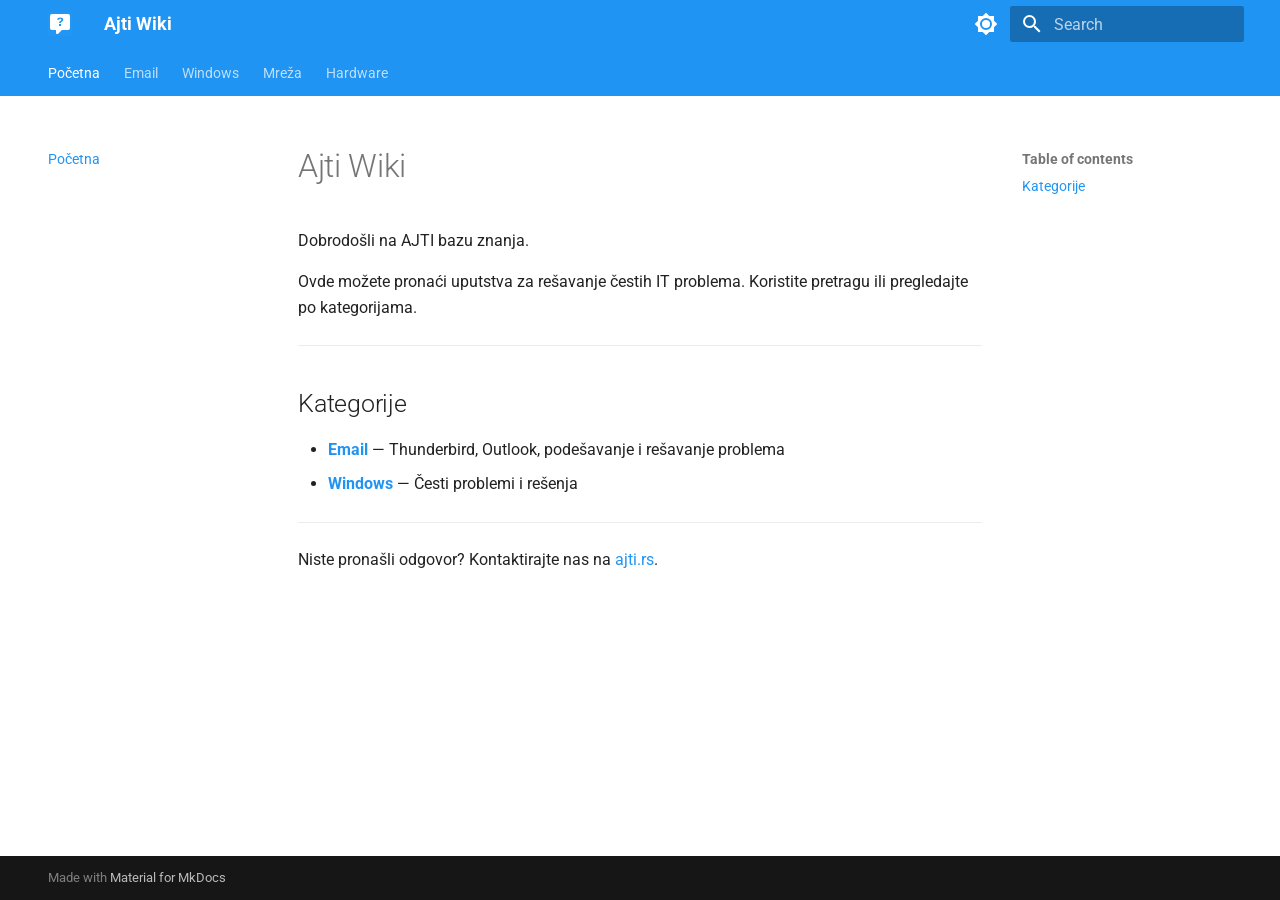
<file: index.html>
<!doctype html>
<html lang="en" class="no-js">
  <head>
    
      <meta charset="utf-8">
      <meta name="viewport" content="width=device-width,initial-scale=1">
      
        <meta name="description" content="Baza znanja — česti IT problemi i rešenja">
      
      
        <meta name="author" content="AJTI">
      
      
        <link rel="canonical" href="https://wiki.ajti.party/">
      
      
      
        <link rel="next" href="email/">
      
      
        
      
      
      <link rel="icon" href="assets/images/favicon.svg">
      <meta name="generator" content="mkdocs-1.6.1, mkdocs-material-9.8.0">
    
    
      
        <title>Ajti Wiki</title>
      
    
    
      <link rel="stylesheet" href="assets/stylesheets/main.57a0d79d.min.css">
      
        
        <link rel="stylesheet" href="assets/stylesheets/palette.fb2fffe2.min.css">
      
      


    
    
      
    
    
      
        
        
        <link rel="preconnect" href="https://fonts.gstatic.com" crossorigin>
        <link rel="stylesheet" href="https://fonts.googleapis.com/css?family=Roboto:300,300i,400,400i,700,700i%7CRoboto+Mono:400,400i,700,700i&display=fallback">
        <style>:root{--md-text-font:"Roboto";--md-code-font:"Roboto Mono"}</style>
      
    
    
      <link rel="stylesheet" href="stylesheets/extra.css">
    
    <script>__md_scope=new URL(".",location),__md_hash=e=>[...e].reduce(((e,_)=>(e<<5)-e+_.charCodeAt(0)),0),__md_get=(e,_=localStorage,t=__md_scope)=>JSON.parse(_.getItem(t.pathname+"."+e)),__md_set=(e,_,t=localStorage,a=__md_scope)=>{try{t.setItem(a.pathname+"."+e,JSON.stringify(_))}catch(e){}}</script>
    
      

    
    
  </head>
  
  
    
    
      
    
    
    
    
    <body dir="ltr" data-md-color-scheme="default" data-md-color-primary="blue" data-md-color-accent="blue">
  
    
    <input class="md-toggle" data-md-toggle="drawer" type="checkbox" id="__drawer" autocomplete="off">
    <input class="md-toggle" data-md-toggle="search" type="checkbox" id="__search" autocomplete="off">
    <label class="md-overlay" for="__drawer"></label>
    <div data-md-component="skip">
      
        
        <a href="#ajti-wiki" class="md-skip">
          Skip to content
        </a>
      
    </div>
    <div data-md-component="announce">
      
    </div>
    
    
      

<header class="md-header" data-md-component="header">
  <nav class="md-header__inner md-grid" aria-label="Header">
    <a href="." title="Ajti Wiki" class="md-header__button md-logo" aria-label="Ajti Wiki" data-md-component="logo">
      
  <img src="assets/images/favicon.svg" alt="logo">

    </a>
    <label class="md-header__button md-icon" for="__drawer">
      
      <svg xmlns="http://www.w3.org/2000/svg" viewBox="0 0 24 24"><path d="M3 6h18v2H3zm0 5h18v2H3zm0 5h18v2H3z"/></svg>
    </label>
    <div class="md-header__title" data-md-component="header-title">
      <div class="md-header__ellipsis">
        <div class="md-header__topic">
          <span class="md-ellipsis">
            Ajti Wiki
          </span>
        </div>
        <div class="md-header__topic" data-md-component="header-topic">
          <span class="md-ellipsis">
            
              Početna
            
          </span>
        </div>
      </div>
    </div>
    
      
        <form class="md-header__option" data-md-component="palette">
  
    
    
    
    <input class="md-option" data-md-color-media="" data-md-color-scheme="default" data-md-color-primary="blue" data-md-color-accent="blue"  aria-label="Switch to dark mode"  type="radio" name="__palette" id="__palette_0">
    
      <label class="md-header__button md-icon" title="Switch to dark mode" for="__palette_1" hidden>
        <svg xmlns="http://www.w3.org/2000/svg" viewBox="0 0 24 24"><path d="M12 8a4 4 0 0 0-4 4 4 4 0 0 0 4 4 4 4 0 0 0 4-4 4 4 0 0 0-4-4m0 10a6 6 0 0 1-6-6 6 6 0 0 1 6-6 6 6 0 0 1 6 6 6 6 0 0 1-6 6m8-9.31V4h-4.69L12 .69 8.69 4H4v4.69L.69 12 4 15.31V20h4.69L12 23.31 15.31 20H20v-4.69L23.31 12z"/></svg>
      </label>
    
  
    
    
    
    <input class="md-option" data-md-color-media="" data-md-color-scheme="slate" data-md-color-primary="blue" data-md-color-accent="blue"  aria-label="Switch to light mode"  type="radio" name="__palette" id="__palette_1">
    
      <label class="md-header__button md-icon" title="Switch to light mode" for="__palette_0" hidden>
        <svg xmlns="http://www.w3.org/2000/svg" viewBox="0 0 24 24"><path d="M12 18c-.89 0-1.74-.2-2.5-.55C11.56 16.5 13 14.42 13 12s-1.44-4.5-3.5-5.45C10.26 6.2 11.11 6 12 6a6 6 0 0 1 6 6 6 6 0 0 1-6 6m8-9.31V4h-4.69L12 .69 8.69 4H4v4.69L.69 12 4 15.31V20h4.69L12 23.31 15.31 20H20v-4.69L23.31 12z"/></svg>
      </label>
    
  
</form>
      
    
    
      <script>var palette=__md_get("__palette");if(palette&&palette.color){if("(prefers-color-scheme)"===palette.color.media){var media=matchMedia("(prefers-color-scheme: light)"),input=document.querySelector(media.matches?"[data-md-color-media='(prefers-color-scheme: light)']":"[data-md-color-media='(prefers-color-scheme: dark)']");palette.color.media=input.getAttribute("data-md-color-media"),palette.color.scheme=input.getAttribute("data-md-color-scheme"),palette.color.primary=input.getAttribute("data-md-color-primary"),palette.color.accent=input.getAttribute("data-md-color-accent")}for(var[key,value]of Object.entries(palette.color))document.body.setAttribute("data-md-color-"+key,value)}</script>
    
    
    
      
      
        <label class="md-header__button md-icon" for="__search">
          
          <svg xmlns="http://www.w3.org/2000/svg" viewBox="0 0 24 24"><path d="M9.5 3A6.5 6.5 0 0 1 16 9.5c0 1.61-.59 3.09-1.56 4.23l.27.27h.79l5 5-1.5 1.5-5-5v-.79l-.27-.27A6.52 6.52 0 0 1 9.5 16 6.5 6.5 0 0 1 3 9.5 6.5 6.5 0 0 1 9.5 3m0 2C7 5 5 7 5 9.5S7 14 9.5 14 14 12 14 9.5 12 5 9.5 5"/></svg>
        </label>
        <div class="md-search" data-md-component="search" role="dialog">
  <label class="md-search__overlay" for="__search"></label>
  <div class="md-search__inner" role="search">
    <form class="md-search__form" name="search">
      <input type="text" class="md-search__input" name="query" aria-label="Search" placeholder="Search" autocapitalize="off" autocorrect="off" autocomplete="off" spellcheck="false" data-md-component="search-query" required>
      <label class="md-search__icon md-icon" for="__search">
        
        <svg xmlns="http://www.w3.org/2000/svg" viewBox="0 0 24 24"><path d="M9.5 3A6.5 6.5 0 0 1 16 9.5c0 1.61-.59 3.09-1.56 4.23l.27.27h.79l5 5-1.5 1.5-5-5v-.79l-.27-.27A6.52 6.52 0 0 1 9.5 16 6.5 6.5 0 0 1 3 9.5 6.5 6.5 0 0 1 9.5 3m0 2C7 5 5 7 5 9.5S7 14 9.5 14 14 12 14 9.5 12 5 9.5 5"/></svg>
        
        <svg xmlns="http://www.w3.org/2000/svg" viewBox="0 0 24 24"><path d="M20 11v2H8l5.5 5.5-1.42 1.42L4.16 12l7.92-7.92L13.5 5.5 8 11z"/></svg>
      </label>
      <nav class="md-search__options" aria-label="Search">
        
        <button type="reset" class="md-search__icon md-icon" title="Clear" aria-label="Clear" tabindex="-1">
          
          <svg xmlns="http://www.w3.org/2000/svg" viewBox="0 0 24 24"><path d="M19 6.41 17.59 5 12 10.59 6.41 5 5 6.41 10.59 12 5 17.59 6.41 19 12 13.41 17.59 19 19 17.59 13.41 12z"/></svg>
        </button>
      </nav>
      
        <div class="md-search__suggest" data-md-component="search-suggest"></div>
      
    </form>
    <div class="md-search__output">
      <div class="md-search__scrollwrap" tabindex="0" data-md-scrollfix>
        <div class="md-search-result" data-md-component="search-result">
          <div class="md-search-result__meta">
            Initializing search
          </div>
          <ol class="md-search-result__list" role="presentation"></ol>
        </div>
      </div>
    </div>
  </div>
</div>
      
    
    
  </nav>
  
</header>
    
    <div class="md-container" data-md-component="container">
      
      
        
          
            
<nav class="md-tabs" aria-label="Tabs" data-md-component="tabs">
  <div class="md-grid">
    <ul class="md-tabs__list">
      
        
  
  
  
    
  
  
    <li class="md-tabs__item md-tabs__item--active">
      <a href="." class="md-tabs__link">
        
  
  
    
  
  Početna

      </a>
    </li>
  

      
        
  
  
  
  
    
    
      <li class="md-tabs__item">
        <a href="email/" class="md-tabs__link">
          
  
  
  Email

        </a>
      </li>
    
  

      
        
  
  
  
  
    
    
      <li class="md-tabs__item">
        <a href="windows/" class="md-tabs__link">
          
  
  
  Windows

        </a>
      </li>
    
  

      
        
  
  
  
  
    
    
      <li class="md-tabs__item">
        <a href="network/" class="md-tabs__link">
          
  
  
  Mreža

        </a>
      </li>
    
  

      
        
  
  
  
  
    
    
      <li class="md-tabs__item">
        <a href="hardware/" class="md-tabs__link">
          
  
  
  Hardware

        </a>
      </li>
    
  

      
    </ul>
  </div>
</nav>
          
        
      
      <main class="md-main" data-md-component="main">
        <div class="md-main__inner md-grid">
          
            
              
              <div class="md-sidebar md-sidebar--primary" data-md-component="sidebar" data-md-type="navigation" >
                <div class="md-sidebar__scrollwrap">
                  <div class="md-sidebar__inner">
                    


  


<nav class="md-nav md-nav--primary md-nav--lifted" aria-label="Navigation" data-md-level="0">
  <label class="md-nav__title" for="__drawer">
    <a href="." title="Ajti Wiki" class="md-nav__button md-logo" aria-label="Ajti Wiki" data-md-component="logo">
      
  <img src="assets/images/favicon.svg" alt="logo">

    </a>
    Ajti Wiki
  </label>
  
  <ul class="md-nav__list" data-md-scrollfix>
    
      
      
  
  
    
  
  
  
    <li class="md-nav__item md-nav__item--active">
      
      <input class="md-nav__toggle md-toggle" type="checkbox" id="__toc">
      
      
        
      
      
        <label class="md-nav__link md-nav__link--active" for="__toc">
          
  
  
  <span class="md-ellipsis">
    
  
    Početna
  

    
  </span>
  
  

          <span class="md-nav__icon md-icon"></span>
        </label>
      
      <a href="." class="md-nav__link md-nav__link--active">
        
  
  
  <span class="md-ellipsis">
    
  
    Početna
  

    
  </span>
  
  

      </a>
      
        

<nav class="md-nav md-nav--secondary" aria-label="Table of contents">
  
  
  
    
  
  
    <label class="md-nav__title" for="__toc">
      <span class="md-nav__icon md-icon"></span>
      Table of contents
    </label>
    <ul class="md-nav__list" data-md-component="toc" data-md-scrollfix>
      
        <li class="md-nav__item">
  <a href="#kategorije" class="md-nav__link">
    <span class="md-ellipsis">
      
        Kategorije
      
    </span>
  </a>
  
</li>
      
    </ul>
  
</nav>
      
    </li>
  

    
      
      
  
  
  
  
    
    
    
    
      
      
        
      
    
    
    <li class="md-nav__item md-nav__item--nested">
      
        
        
        <input class="md-nav__toggle md-toggle " type="checkbox" id="__nav_2" >
        
          
          <label class="md-nav__link" for="__nav_2" id="__nav_2_label" tabindex="0">
            
  
  
  <span class="md-ellipsis">
    
  
    Email
  

    
  </span>
  
  

            <span class="md-nav__icon md-icon"></span>
          </label>
        
        <nav class="md-nav" data-md-level="1" aria-labelledby="__nav_2_label" aria-expanded="false">
          <label class="md-nav__title" for="__nav_2">
            <span class="md-nav__icon md-icon"></span>
            
  
    Email
  

          </label>
          <ul class="md-nav__list" data-md-scrollfix>
            
              
                
  
  
  
  
    <li class="md-nav__item">
      <a href="email/" class="md-nav__link">
        
  
  
  <span class="md-ellipsis">
    
  
    Email
  

    
  </span>
  
  

      </a>
    </li>
  

              
            
              
                
  
  
  
  
    <li class="md-nav__item">
      <a href="email/thunderbird-popravka-foldera/" class="md-nav__link">
        
  
  
  <span class="md-ellipsis">
    
  
    Thunderbird — Inbox ne prikazuje svu poštu
  

    
  </span>
  
  

      </a>
    </li>
  

              
            
              
                
  
  
  
  
    <li class="md-nav__item">
      <a href="email/cpanel-webmail-out-of-office-forwarding/" class="md-nav__link">
        
  
  
  <span class="md-ellipsis">
    
  
    cPanel Webmail: Out of Office i prosleđivanje pošte
  

    
  </span>
  
  

      </a>
    </li>
  

              
            
              
                
  
  
  
  
    <li class="md-nav__item">
      <a href="email/microsoft-365-prijava-u-dva-koraka/" class="md-nav__link">
        
  
  
  <span class="md-ellipsis">
    
  
    Microsoft 365: prijava u dva koraka (Authenticator)
  

    
  </span>
  
  

      </a>
    </li>
  

              
            
          </ul>
        </nav>
      
    </li>
  

    
      
      
  
  
  
  
    
    
    
    
      
      
        
      
    
    
    <li class="md-nav__item md-nav__item--nested">
      
        
        
        <input class="md-nav__toggle md-toggle " type="checkbox" id="__nav_3" >
        
          
          <label class="md-nav__link" for="__nav_3" id="__nav_3_label" tabindex="0">
            
  
  
  <span class="md-ellipsis">
    
  
    Windows
  

    
  </span>
  
  

            <span class="md-nav__icon md-icon"></span>
          </label>
        
        <nav class="md-nav" data-md-level="1" aria-labelledby="__nav_3_label" aria-expanded="false">
          <label class="md-nav__title" for="__nav_3">
            <span class="md-nav__icon md-icon"></span>
            
  
    Windows
  

          </label>
          <ul class="md-nav__list" data-md-scrollfix>
            
              
                
  
  
  
  
    <li class="md-nav__item">
      <a href="windows/" class="md-nav__link">
        
  
  
  <span class="md-ellipsis">
    
  
    Windows
  

    
  </span>
  
  

      </a>
    </li>
  

              
            
              
                
  
  
  
  
    
    
    
    
      
      
        
      
    
    
    <li class="md-nav__item md-nav__item--nested">
      
        
        
        <input class="md-nav__toggle md-toggle " type="checkbox" id="__nav_3_2" >
        
          
          <label class="md-nav__link" for="__nav_3_2" id="__nav_3_2_label" tabindex="0">
            
  
  
  <span class="md-ellipsis">
    
  
    SAP GUI
  

    
  </span>
  
  

            <span class="md-nav__icon md-icon"></span>
          </label>
        
        <nav class="md-nav" data-md-level="2" aria-labelledby="__nav_3_2_label" aria-expanded="false">
          <label class="md-nav__title" for="__nav_3_2">
            <span class="md-nav__icon md-icon"></span>
            
  
    SAP GUI
  

          </label>
          <ul class="md-nav__list" data-md-scrollfix>
            
              
                
  
  
  
  
    <li class="md-nav__item">
      <a href="windows/SAP-GUI-800-Instalacija/" class="md-nav__link">
        
  
  
  <span class="md-ellipsis">
    
  
    SAP GUI 8.00 Instalacija
  

    
  </span>
  
  

      </a>
    </li>
  

              
            
              
                
  
  
  
  
    <li class="md-nav__item">
      <a href="windows/SAP-GUI-Jezik-i-Izgled/" class="md-nav__link">
        
  
  
  <span class="md-ellipsis">
    
  
    SAP GUI Jezik i Izgled
  

    
  </span>
  
  

      </a>
    </li>
  

              
            
          </ul>
        </nav>
      
    </li>
  

              
            
              
                
  
  
  
  
    <li class="md-nav__item">
      <a href="windows/CheckPoint-Mobile-VPN-Instalacija/" class="md-nav__link">
        
  
  
  <span class="md-ellipsis">
    
  
    CheckPoint Mobile VPN Instalacija
  

    
  </span>
  
  

      </a>
    </li>
  

              
            
              
                
  
  
  
  
    <li class="md-nav__item">
      <a href="windows/Hal-E-Bank-Nadogradnja/" class="md-nav__link">
        
  
  
  <span class="md-ellipsis">
    
  
    Hal E-Bank Nadogradnja (Personal i Corporate)
  

    
  </span>
  
  

      </a>
    </li>
  

              
            
          </ul>
        </nav>
      
    </li>
  

    
      
      
  
  
  
  
    
    
    
    
      
      
        
      
    
    
    <li class="md-nav__item md-nav__item--nested">
      
        
        
        <input class="md-nav__toggle md-toggle " type="checkbox" id="__nav_4" >
        
          
          <label class="md-nav__link" for="__nav_4" id="__nav_4_label" tabindex="0">
            
  
  
  <span class="md-ellipsis">
    
  
    Mreža
  

    
  </span>
  
  

            <span class="md-nav__icon md-icon"></span>
          </label>
        
        <nav class="md-nav" data-md-level="1" aria-labelledby="__nav_4_label" aria-expanded="false">
          <label class="md-nav__title" for="__nav_4">
            <span class="md-nav__icon md-icon"></span>
            
  
    Mreža
  

          </label>
          <ul class="md-nav__list" data-md-scrollfix>
            
              
                
  
  
  
  
    <li class="md-nav__item">
      <a href="network/" class="md-nav__link">
        
  
  
  <span class="md-ellipsis">
    
  
    Mreža
  

    
  </span>
  
  

      </a>
    </li>
  

              
            
              
                
  
  
  
  
    <li class="md-nav__item">
      <a href="network/prime-media-sftp-upload/" class="md-nav__link">
        
  
  
  <span class="md-ellipsis">
    
  
    Prime Media — SFTP Upload
  

    
  </span>
  
  

      </a>
    </li>
  

              
            
          </ul>
        </nav>
      
    </li>
  

    
      
      
  
  
  
  
    
    
    
    
      
      
        
      
    
    
    <li class="md-nav__item md-nav__item--nested">
      
        
        
        <input class="md-nav__toggle md-toggle " type="checkbox" id="__nav_5" >
        
          
          <label class="md-nav__link" for="__nav_5" id="__nav_5_label" tabindex="0">
            
  
  
  <span class="md-ellipsis">
    
  
    Hardware
  

    
  </span>
  
  

            <span class="md-nav__icon md-icon"></span>
          </label>
        
        <nav class="md-nav" data-md-level="1" aria-labelledby="__nav_5_label" aria-expanded="false">
          <label class="md-nav__title" for="__nav_5">
            <span class="md-nav__icon md-icon"></span>
            
  
    Hardware
  

          </label>
          <ul class="md-nav__list" data-md-scrollfix>
            
              
                
  
  
  
  
    <li class="md-nav__item">
      <a href="hardware/" class="md-nav__link">
        
  
  
  <span class="md-ellipsis">
    
  
    Hardware
  

    
  </span>
  
  

      </a>
    </li>
  

              
            
              
                
  
  
  
  
    <li class="md-nav__item">
      <a href="hardware/elcom-tag-aktivacija/" class="md-nav__link">
        
  
  
  <span class="md-ellipsis">
    
  
    Elcom — Aktivacija TAG-a
  

    
  </span>
  
  

      </a>
    </li>
  

              
            
          </ul>
        </nav>
      
    </li>
  

    
  </ul>
</nav>
                  </div>
                </div>
              </div>
            
            
              
              <div class="md-sidebar md-sidebar--secondary" data-md-component="sidebar" data-md-type="toc" >
                <div class="md-sidebar__scrollwrap">
                  <div class="md-sidebar__inner">
                    

<nav class="md-nav md-nav--secondary" aria-label="Table of contents">
  
  
  
    
  
  
    <label class="md-nav__title" for="__toc">
      <span class="md-nav__icon md-icon"></span>
      Table of contents
    </label>
    <ul class="md-nav__list" data-md-component="toc" data-md-scrollfix>
      
        <li class="md-nav__item">
  <a href="#kategorije" class="md-nav__link">
    <span class="md-ellipsis">
      
        Kategorije
      
    </span>
  </a>
  
</li>
      
    </ul>
  
</nav>
                  </div>
                </div>
              </div>
            
          
          
            <div class="md-content" data-md-component="content">
              
              <article class="md-content__inner md-typeset">
                
                  



<h1 id="ajti-wiki">Ajti Wiki<a class="headerlink" href="#ajti-wiki" title="Permanent link">&para;</a></h1>
<p>Dobrodošli na AJTI bazu znanja.</p>
<p>Ovde možete pronaći uputstva za rešavanje čestih IT problema. Koristite pretragu ili pregledajte po kategorijama.</p>
<hr />
<h2 id="kategorije">Kategorije<a class="headerlink" href="#kategorije" title="Permanent link">&para;</a></h2>
<ul>
<li><strong><a href="email/">Email</a></strong> — Thunderbird, Outlook, podešavanje i rešavanje problema</li>
<li><strong><a href="windows/">Windows</a></strong> — Česti problemi i rešenja</li>
</ul>
<hr />
<p>Niste pronašli odgovor? Kontaktirajte nas na <a href="https://ajti.rs">ajti.rs</a>.</p>












                
              </article>
            </div>
          
          
<script>var target=document.getElementById(location.hash.slice(1));target&&target.name&&(target.checked=target.name.startsWith("__tabbed_"))</script>
        </div>
        
          <button type="button" class="md-top md-icon" data-md-component="top" hidden>
  
  <svg xmlns="http://www.w3.org/2000/svg" viewBox="0 0 24 24"><path d="M13 20h-2V8l-5.5 5.5-1.42-1.42L12 4.16l7.92 7.92-1.42 1.42L13 8z"/></svg>
  Back to top
</button>
        
      </main>
      
        <footer class="md-footer">
  
  <div class="md-footer-meta md-typeset">
    <div class="md-footer-meta__inner md-grid">
      <div class="md-copyright">
  
  
    Made with
    <a href="https://squidfunk.github.io/mkdocs-material/" target="_blank" rel="noopener">
      Material for MkDocs
    </a>
  
</div>
      
    </div>
  </div>
</footer>
      
    </div>
    <div class="md-dialog" data-md-component="dialog">
      <div class="md-dialog__inner md-typeset"></div>
    </div>
    
    
    
      
      
      <script id="__config" type="application/json">{"annotate": null, "base": ".", "features": ["navigation.tabs", "navigation.sections", "navigation.top", "search.suggest", "search.highlight", "content.code.copy"], "search": "assets/javascripts/workers/search.a7633da7.min.js", "tags": null, "translations": {"clipboard.copied": "Copied to clipboard", "clipboard.copy": "Copy to clipboard", "search.result.more.one": "1 more on this page", "search.result.more.other": "# more on this page", "search.result.none": "No matching documents", "search.result.one": "1 matching document", "search.result.other": "# matching documents", "search.result.placeholder": "Type to start searching", "search.result.term.missing": "Missing", "select.version": "Select version"}, "version": null}</script>
    
    
      <script src="assets/javascripts/bundle.c21346df.min.js"></script>
      
    
  </body>
</html>
</file>
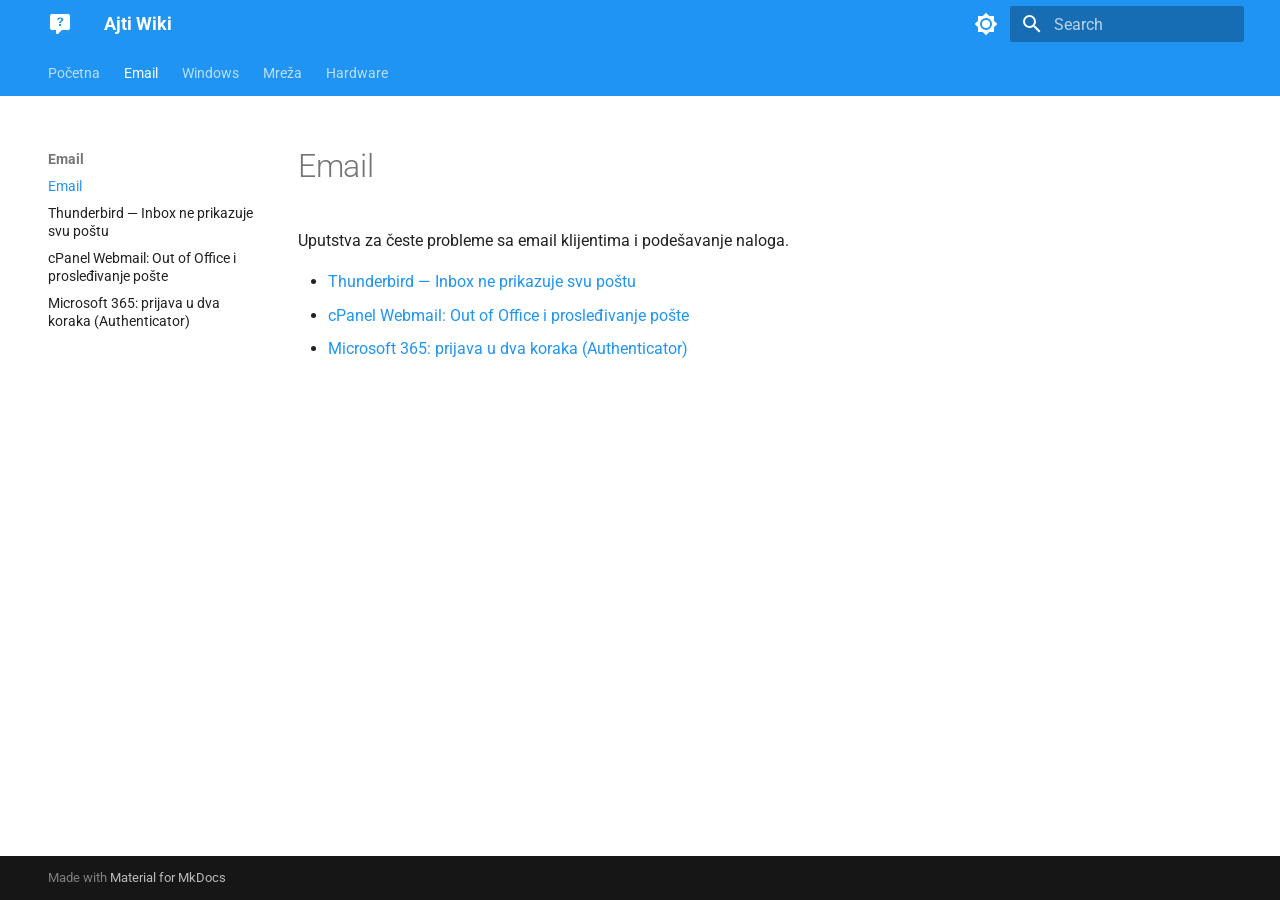
<file: email/index.html>
<!doctype html>
<html lang="en" class="no-js">
  <head>
    
      <meta charset="utf-8">
      <meta name="viewport" content="width=device-width,initial-scale=1">
      
        <meta name="description" content="Baza znanja — česti IT problemi i rešenja">
      
      
        <meta name="author" content="AJTI">
      
      
        <link rel="canonical" href="https://wiki.ajti.party/email/">
      
      
        <link rel="prev" href="..">
      
      
        <link rel="next" href="thunderbird-popravka-foldera/">
      
      
        
      
      
      <link rel="icon" href="../assets/images/favicon.svg">
      <meta name="generator" content="mkdocs-1.6.1, mkdocs-material-9.8.0">
    
    
      
        <title>Email - Ajti Wiki</title>
      
    
    
      <link rel="stylesheet" href="../assets/stylesheets/main.57a0d79d.min.css">
      
        
        <link rel="stylesheet" href="../assets/stylesheets/palette.fb2fffe2.min.css">
      
      


    
    
      
    
    
      
        
        
        <link rel="preconnect" href="https://fonts.gstatic.com" crossorigin>
        <link rel="stylesheet" href="https://fonts.googleapis.com/css?family=Roboto:300,300i,400,400i,700,700i%7CRoboto+Mono:400,400i,700,700i&display=fallback">
        <style>:root{--md-text-font:"Roboto";--md-code-font:"Roboto Mono"}</style>
      
    
    
      <link rel="stylesheet" href="../stylesheets/extra.css">
    
    <script>__md_scope=new URL("..",location),__md_hash=e=>[...e].reduce(((e,_)=>(e<<5)-e+_.charCodeAt(0)),0),__md_get=(e,_=localStorage,t=__md_scope)=>JSON.parse(_.getItem(t.pathname+"."+e)),__md_set=(e,_,t=localStorage,a=__md_scope)=>{try{t.setItem(a.pathname+"."+e,JSON.stringify(_))}catch(e){}}</script>
    
      

    
    
  </head>
  
  
    
    
      
    
    
    
    
    <body dir="ltr" data-md-color-scheme="default" data-md-color-primary="blue" data-md-color-accent="blue">
  
    
    <input class="md-toggle" data-md-toggle="drawer" type="checkbox" id="__drawer" autocomplete="off">
    <input class="md-toggle" data-md-toggle="search" type="checkbox" id="__search" autocomplete="off">
    <label class="md-overlay" for="__drawer"></label>
    <div data-md-component="skip">
      
        
        <a href="#email" class="md-skip">
          Skip to content
        </a>
      
    </div>
    <div data-md-component="announce">
      
    </div>
    
    
      

<header class="md-header" data-md-component="header">
  <nav class="md-header__inner md-grid" aria-label="Header">
    <a href=".." title="Ajti Wiki" class="md-header__button md-logo" aria-label="Ajti Wiki" data-md-component="logo">
      
  <img src="../assets/images/favicon.svg" alt="logo">

    </a>
    <label class="md-header__button md-icon" for="__drawer">
      
      <svg xmlns="http://www.w3.org/2000/svg" viewBox="0 0 24 24"><path d="M3 6h18v2H3zm0 5h18v2H3zm0 5h18v2H3z"/></svg>
    </label>
    <div class="md-header__title" data-md-component="header-title">
      <div class="md-header__ellipsis">
        <div class="md-header__topic">
          <span class="md-ellipsis">
            Ajti Wiki
          </span>
        </div>
        <div class="md-header__topic" data-md-component="header-topic">
          <span class="md-ellipsis">
            
              Email
            
          </span>
        </div>
      </div>
    </div>
    
      
        <form class="md-header__option" data-md-component="palette">
  
    
    
    
    <input class="md-option" data-md-color-media="" data-md-color-scheme="default" data-md-color-primary="blue" data-md-color-accent="blue"  aria-label="Switch to dark mode"  type="radio" name="__palette" id="__palette_0">
    
      <label class="md-header__button md-icon" title="Switch to dark mode" for="__palette_1" hidden>
        <svg xmlns="http://www.w3.org/2000/svg" viewBox="0 0 24 24"><path d="M12 8a4 4 0 0 0-4 4 4 4 0 0 0 4 4 4 4 0 0 0 4-4 4 4 0 0 0-4-4m0 10a6 6 0 0 1-6-6 6 6 0 0 1 6-6 6 6 0 0 1 6 6 6 6 0 0 1-6 6m8-9.31V4h-4.69L12 .69 8.69 4H4v4.69L.69 12 4 15.31V20h4.69L12 23.31 15.31 20H20v-4.69L23.31 12z"/></svg>
      </label>
    
  
    
    
    
    <input class="md-option" data-md-color-media="" data-md-color-scheme="slate" data-md-color-primary="blue" data-md-color-accent="blue"  aria-label="Switch to light mode"  type="radio" name="__palette" id="__palette_1">
    
      <label class="md-header__button md-icon" title="Switch to light mode" for="__palette_0" hidden>
        <svg xmlns="http://www.w3.org/2000/svg" viewBox="0 0 24 24"><path d="M12 18c-.89 0-1.74-.2-2.5-.55C11.56 16.5 13 14.42 13 12s-1.44-4.5-3.5-5.45C10.26 6.2 11.11 6 12 6a6 6 0 0 1 6 6 6 6 0 0 1-6 6m8-9.31V4h-4.69L12 .69 8.69 4H4v4.69L.69 12 4 15.31V20h4.69L12 23.31 15.31 20H20v-4.69L23.31 12z"/></svg>
      </label>
    
  
</form>
      
    
    
      <script>var palette=__md_get("__palette");if(palette&&palette.color){if("(prefers-color-scheme)"===palette.color.media){var media=matchMedia("(prefers-color-scheme: light)"),input=document.querySelector(media.matches?"[data-md-color-media='(prefers-color-scheme: light)']":"[data-md-color-media='(prefers-color-scheme: dark)']");palette.color.media=input.getAttribute("data-md-color-media"),palette.color.scheme=input.getAttribute("data-md-color-scheme"),palette.color.primary=input.getAttribute("data-md-color-primary"),palette.color.accent=input.getAttribute("data-md-color-accent")}for(var[key,value]of Object.entries(palette.color))document.body.setAttribute("data-md-color-"+key,value)}</script>
    
    
    
      
      
        <label class="md-header__button md-icon" for="__search">
          
          <svg xmlns="http://www.w3.org/2000/svg" viewBox="0 0 24 24"><path d="M9.5 3A6.5 6.5 0 0 1 16 9.5c0 1.61-.59 3.09-1.56 4.23l.27.27h.79l5 5-1.5 1.5-5-5v-.79l-.27-.27A6.52 6.52 0 0 1 9.5 16 6.5 6.5 0 0 1 3 9.5 6.5 6.5 0 0 1 9.5 3m0 2C7 5 5 7 5 9.5S7 14 9.5 14 14 12 14 9.5 12 5 9.5 5"/></svg>
        </label>
        <div class="md-search" data-md-component="search" role="dialog">
  <label class="md-search__overlay" for="__search"></label>
  <div class="md-search__inner" role="search">
    <form class="md-search__form" name="search">
      <input type="text" class="md-search__input" name="query" aria-label="Search" placeholder="Search" autocapitalize="off" autocorrect="off" autocomplete="off" spellcheck="false" data-md-component="search-query" required>
      <label class="md-search__icon md-icon" for="__search">
        
        <svg xmlns="http://www.w3.org/2000/svg" viewBox="0 0 24 24"><path d="M9.5 3A6.5 6.5 0 0 1 16 9.5c0 1.61-.59 3.09-1.56 4.23l.27.27h.79l5 5-1.5 1.5-5-5v-.79l-.27-.27A6.52 6.52 0 0 1 9.5 16 6.5 6.5 0 0 1 3 9.5 6.5 6.5 0 0 1 9.5 3m0 2C7 5 5 7 5 9.5S7 14 9.5 14 14 12 14 9.5 12 5 9.5 5"/></svg>
        
        <svg xmlns="http://www.w3.org/2000/svg" viewBox="0 0 24 24"><path d="M20 11v2H8l5.5 5.5-1.42 1.42L4.16 12l7.92-7.92L13.5 5.5 8 11z"/></svg>
      </label>
      <nav class="md-search__options" aria-label="Search">
        
        <button type="reset" class="md-search__icon md-icon" title="Clear" aria-label="Clear" tabindex="-1">
          
          <svg xmlns="http://www.w3.org/2000/svg" viewBox="0 0 24 24"><path d="M19 6.41 17.59 5 12 10.59 6.41 5 5 6.41 10.59 12 5 17.59 6.41 19 12 13.41 17.59 19 19 17.59 13.41 12z"/></svg>
        </button>
      </nav>
      
        <div class="md-search__suggest" data-md-component="search-suggest"></div>
      
    </form>
    <div class="md-search__output">
      <div class="md-search__scrollwrap" tabindex="0" data-md-scrollfix>
        <div class="md-search-result" data-md-component="search-result">
          <div class="md-search-result__meta">
            Initializing search
          </div>
          <ol class="md-search-result__list" role="presentation"></ol>
        </div>
      </div>
    </div>
  </div>
</div>
      
    
    
  </nav>
  
</header>
    
    <div class="md-container" data-md-component="container">
      
      
        
          
            
<nav class="md-tabs" aria-label="Tabs" data-md-component="tabs">
  <div class="md-grid">
    <ul class="md-tabs__list">
      
        
  
  
  
  
    <li class="md-tabs__item">
      <a href=".." class="md-tabs__link">
        
  
  
    
  
  Početna

      </a>
    </li>
  

      
        
  
  
  
    
  
  
    
    
      <li class="md-tabs__item md-tabs__item--active">
        <a href="./" class="md-tabs__link">
          
  
  
  Email

        </a>
      </li>
    
  

      
        
  
  
  
  
    
    
      <li class="md-tabs__item">
        <a href="../windows/" class="md-tabs__link">
          
  
  
  Windows

        </a>
      </li>
    
  

      
        
  
  
  
  
    
    
      <li class="md-tabs__item">
        <a href="../network/" class="md-tabs__link">
          
  
  
  Mreža

        </a>
      </li>
    
  

      
        
  
  
  
  
    
    
      <li class="md-tabs__item">
        <a href="../hardware/" class="md-tabs__link">
          
  
  
  Hardware

        </a>
      </li>
    
  

      
    </ul>
  </div>
</nav>
          
        
      
      <main class="md-main" data-md-component="main">
        <div class="md-main__inner md-grid">
          
            
              
              <div class="md-sidebar md-sidebar--primary" data-md-component="sidebar" data-md-type="navigation" >
                <div class="md-sidebar__scrollwrap">
                  <div class="md-sidebar__inner">
                    


  


<nav class="md-nav md-nav--primary md-nav--lifted" aria-label="Navigation" data-md-level="0">
  <label class="md-nav__title" for="__drawer">
    <a href=".." title="Ajti Wiki" class="md-nav__button md-logo" aria-label="Ajti Wiki" data-md-component="logo">
      
  <img src="../assets/images/favicon.svg" alt="logo">

    </a>
    Ajti Wiki
  </label>
  
  <ul class="md-nav__list" data-md-scrollfix>
    
      
      
  
  
  
  
    <li class="md-nav__item">
      <a href=".." class="md-nav__link">
        
  
  
  <span class="md-ellipsis">
    
  
    Početna
  

    
  </span>
  
  

      </a>
    </li>
  

    
      
      
  
  
    
  
  
  
    
    
    
    
      
        
        
      
      
        
      
    
    
    <li class="md-nav__item md-nav__item--active md-nav__item--section md-nav__item--nested">
      
        
        
        <input class="md-nav__toggle md-toggle " type="checkbox" id="__nav_2" checked>
        
          
          <label class="md-nav__link" for="__nav_2" id="__nav_2_label" tabindex="">
            
  
  
  <span class="md-ellipsis">
    
  
    Email
  

    
  </span>
  
  

            <span class="md-nav__icon md-icon"></span>
          </label>
        
        <nav class="md-nav" data-md-level="1" aria-labelledby="__nav_2_label" aria-expanded="true">
          <label class="md-nav__title" for="__nav_2">
            <span class="md-nav__icon md-icon"></span>
            
  
    Email
  

          </label>
          <ul class="md-nav__list" data-md-scrollfix>
            
              
                
  
  
    
  
  
  
    <li class="md-nav__item md-nav__item--active">
      
      <input class="md-nav__toggle md-toggle" type="checkbox" id="__toc">
      
      
        
      
      
      <a href="./" class="md-nav__link md-nav__link--active">
        
  
  
  <span class="md-ellipsis">
    
  
    Email
  

    
  </span>
  
  

      </a>
      
    </li>
  

              
            
              
                
  
  
  
  
    <li class="md-nav__item">
      <a href="thunderbird-popravka-foldera/" class="md-nav__link">
        
  
  
  <span class="md-ellipsis">
    
  
    Thunderbird — Inbox ne prikazuje svu poštu
  

    
  </span>
  
  

      </a>
    </li>
  

              
            
              
                
  
  
  
  
    <li class="md-nav__item">
      <a href="cpanel-webmail-out-of-office-forwarding/" class="md-nav__link">
        
  
  
  <span class="md-ellipsis">
    
  
    cPanel Webmail: Out of Office i prosleđivanje pošte
  

    
  </span>
  
  

      </a>
    </li>
  

              
            
              
                
  
  
  
  
    <li class="md-nav__item">
      <a href="microsoft-365-prijava-u-dva-koraka/" class="md-nav__link">
        
  
  
  <span class="md-ellipsis">
    
  
    Microsoft 365: prijava u dva koraka (Authenticator)
  

    
  </span>
  
  

      </a>
    </li>
  

              
            
          </ul>
        </nav>
      
    </li>
  

    
      
      
  
  
  
  
    
    
    
    
      
      
        
      
    
    
    <li class="md-nav__item md-nav__item--nested">
      
        
        
        <input class="md-nav__toggle md-toggle " type="checkbox" id="__nav_3" >
        
          
          <label class="md-nav__link" for="__nav_3" id="__nav_3_label" tabindex="0">
            
  
  
  <span class="md-ellipsis">
    
  
    Windows
  

    
  </span>
  
  

            <span class="md-nav__icon md-icon"></span>
          </label>
        
        <nav class="md-nav" data-md-level="1" aria-labelledby="__nav_3_label" aria-expanded="false">
          <label class="md-nav__title" for="__nav_3">
            <span class="md-nav__icon md-icon"></span>
            
  
    Windows
  

          </label>
          <ul class="md-nav__list" data-md-scrollfix>
            
              
                
  
  
  
  
    <li class="md-nav__item">
      <a href="../windows/" class="md-nav__link">
        
  
  
  <span class="md-ellipsis">
    
  
    Windows
  

    
  </span>
  
  

      </a>
    </li>
  

              
            
              
                
  
  
  
  
    
    
    
    
      
      
        
      
    
    
    <li class="md-nav__item md-nav__item--nested">
      
        
        
        <input class="md-nav__toggle md-toggle " type="checkbox" id="__nav_3_2" >
        
          
          <label class="md-nav__link" for="__nav_3_2" id="__nav_3_2_label" tabindex="0">
            
  
  
  <span class="md-ellipsis">
    
  
    SAP GUI
  

    
  </span>
  
  

            <span class="md-nav__icon md-icon"></span>
          </label>
        
        <nav class="md-nav" data-md-level="2" aria-labelledby="__nav_3_2_label" aria-expanded="false">
          <label class="md-nav__title" for="__nav_3_2">
            <span class="md-nav__icon md-icon"></span>
            
  
    SAP GUI
  

          </label>
          <ul class="md-nav__list" data-md-scrollfix>
            
              
                
  
  
  
  
    <li class="md-nav__item">
      <a href="../windows/SAP-GUI-800-Instalacija/" class="md-nav__link">
        
  
  
  <span class="md-ellipsis">
    
  
    SAP GUI 8.00 Instalacija
  

    
  </span>
  
  

      </a>
    </li>
  

              
            
              
                
  
  
  
  
    <li class="md-nav__item">
      <a href="../windows/SAP-GUI-Jezik-i-Izgled/" class="md-nav__link">
        
  
  
  <span class="md-ellipsis">
    
  
    SAP GUI Jezik i Izgled
  

    
  </span>
  
  

      </a>
    </li>
  

              
            
          </ul>
        </nav>
      
    </li>
  

              
            
              
                
  
  
  
  
    <li class="md-nav__item">
      <a href="../windows/CheckPoint-Mobile-VPN-Instalacija/" class="md-nav__link">
        
  
  
  <span class="md-ellipsis">
    
  
    CheckPoint Mobile VPN Instalacija
  

    
  </span>
  
  

      </a>
    </li>
  

              
            
              
                
  
  
  
  
    <li class="md-nav__item">
      <a href="../windows/Hal-E-Bank-Nadogradnja/" class="md-nav__link">
        
  
  
  <span class="md-ellipsis">
    
  
    Hal E-Bank Nadogradnja (Personal i Corporate)
  

    
  </span>
  
  

      </a>
    </li>
  

              
            
          </ul>
        </nav>
      
    </li>
  

    
      
      
  
  
  
  
    
    
    
    
      
      
        
      
    
    
    <li class="md-nav__item md-nav__item--nested">
      
        
        
        <input class="md-nav__toggle md-toggle " type="checkbox" id="__nav_4" >
        
          
          <label class="md-nav__link" for="__nav_4" id="__nav_4_label" tabindex="0">
            
  
  
  <span class="md-ellipsis">
    
  
    Mreža
  

    
  </span>
  
  

            <span class="md-nav__icon md-icon"></span>
          </label>
        
        <nav class="md-nav" data-md-level="1" aria-labelledby="__nav_4_label" aria-expanded="false">
          <label class="md-nav__title" for="__nav_4">
            <span class="md-nav__icon md-icon"></span>
            
  
    Mreža
  

          </label>
          <ul class="md-nav__list" data-md-scrollfix>
            
              
                
  
  
  
  
    <li class="md-nav__item">
      <a href="../network/" class="md-nav__link">
        
  
  
  <span class="md-ellipsis">
    
  
    Mreža
  

    
  </span>
  
  

      </a>
    </li>
  

              
            
              
                
  
  
  
  
    <li class="md-nav__item">
      <a href="../network/prime-media-sftp-upload/" class="md-nav__link">
        
  
  
  <span class="md-ellipsis">
    
  
    Prime Media — SFTP Upload
  

    
  </span>
  
  

      </a>
    </li>
  

              
            
          </ul>
        </nav>
      
    </li>
  

    
      
      
  
  
  
  
    
    
    
    
      
      
        
      
    
    
    <li class="md-nav__item md-nav__item--nested">
      
        
        
        <input class="md-nav__toggle md-toggle " type="checkbox" id="__nav_5" >
        
          
          <label class="md-nav__link" for="__nav_5" id="__nav_5_label" tabindex="0">
            
  
  
  <span class="md-ellipsis">
    
  
    Hardware
  

    
  </span>
  
  

            <span class="md-nav__icon md-icon"></span>
          </label>
        
        <nav class="md-nav" data-md-level="1" aria-labelledby="__nav_5_label" aria-expanded="false">
          <label class="md-nav__title" for="__nav_5">
            <span class="md-nav__icon md-icon"></span>
            
  
    Hardware
  

          </label>
          <ul class="md-nav__list" data-md-scrollfix>
            
              
                
  
  
  
  
    <li class="md-nav__item">
      <a href="../hardware/" class="md-nav__link">
        
  
  
  <span class="md-ellipsis">
    
  
    Hardware
  

    
  </span>
  
  

      </a>
    </li>
  

              
            
              
                
  
  
  
  
    <li class="md-nav__item">
      <a href="../hardware/elcom-tag-aktivacija/" class="md-nav__link">
        
  
  
  <span class="md-ellipsis">
    
  
    Elcom — Aktivacija TAG-a
  

    
  </span>
  
  

      </a>
    </li>
  

              
            
          </ul>
        </nav>
      
    </li>
  

    
  </ul>
</nav>
                  </div>
                </div>
              </div>
            
            
              
              <div class="md-sidebar md-sidebar--secondary" data-md-component="sidebar" data-md-type="toc" >
                <div class="md-sidebar__scrollwrap">
                  <div class="md-sidebar__inner">
                    

<nav class="md-nav md-nav--secondary" aria-label="Table of contents">
  
  
  
    
  
  
</nav>
                  </div>
                </div>
              </div>
            
          
          
            <div class="md-content" data-md-component="content">
              
              <article class="md-content__inner md-typeset">
                
                  



<h1 id="email">Email<a class="headerlink" href="#email" title="Permanent link">&para;</a></h1>
<p>Uputstva za česte probleme sa email klijentima i podešavanje naloga.</p>
<ul>
<li><a href="thunderbird-popravka-foldera/">Thunderbird — Inbox ne prikazuje svu poštu</a></li>
<li><a href="cpanel-webmail-out-of-office-forwarding/">cPanel Webmail: Out of Office i prosleđivanje pošte</a></li>
<li><a href="microsoft-365-prijava-u-dva-koraka/">Microsoft 365: prijava u dva koraka (Authenticator)</a></li>
</ul>












                
              </article>
            </div>
          
          
<script>var target=document.getElementById(location.hash.slice(1));target&&target.name&&(target.checked=target.name.startsWith("__tabbed_"))</script>
        </div>
        
          <button type="button" class="md-top md-icon" data-md-component="top" hidden>
  
  <svg xmlns="http://www.w3.org/2000/svg" viewBox="0 0 24 24"><path d="M13 20h-2V8l-5.5 5.5-1.42-1.42L12 4.16l7.92 7.92-1.42 1.42L13 8z"/></svg>
  Back to top
</button>
        
      </main>
      
        <footer class="md-footer">
  
  <div class="md-footer-meta md-typeset">
    <div class="md-footer-meta__inner md-grid">
      <div class="md-copyright">
  
  
    Made with
    <a href="https://squidfunk.github.io/mkdocs-material/" target="_blank" rel="noopener">
      Material for MkDocs
    </a>
  
</div>
      
    </div>
  </div>
</footer>
      
    </div>
    <div class="md-dialog" data-md-component="dialog">
      <div class="md-dialog__inner md-typeset"></div>
    </div>
    
    
    
      
      
      <script id="__config" type="application/json">{"annotate": null, "base": "..", "features": ["navigation.tabs", "navigation.sections", "navigation.top", "search.suggest", "search.highlight", "content.code.copy"], "search": "../assets/javascripts/workers/search.a7633da7.min.js", "tags": null, "translations": {"clipboard.copied": "Copied to clipboard", "clipboard.copy": "Copy to clipboard", "search.result.more.one": "1 more on this page", "search.result.more.other": "# more on this page", "search.result.none": "No matching documents", "search.result.one": "1 matching document", "search.result.other": "# matching documents", "search.result.placeholder": "Type to start searching", "search.result.term.missing": "Missing", "select.version": "Select version"}, "version": null}</script>
    
    
      <script src="../assets/javascripts/bundle.c21346df.min.js"></script>
      
    
  </body>
</html>
</file>
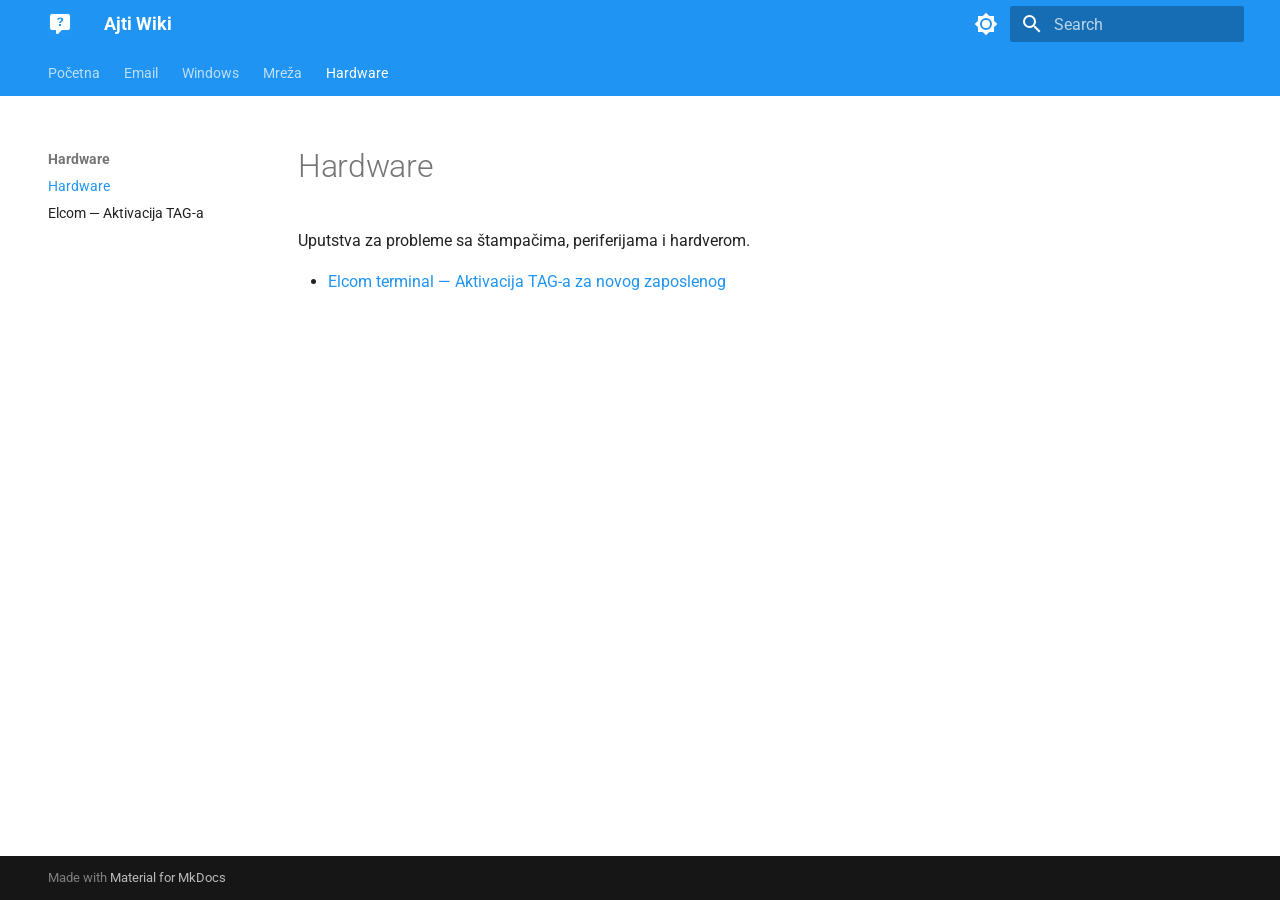
<file: hardware/index.html>
<!doctype html>
<html lang="en" class="no-js">
  <head>
    
      <meta charset="utf-8">
      <meta name="viewport" content="width=device-width,initial-scale=1">
      
        <meta name="description" content="Baza znanja — česti IT problemi i rešenja">
      
      
        <meta name="author" content="AJTI">
      
      
        <link rel="canonical" href="https://wiki.ajti.party/hardware/">
      
      
        <link rel="prev" href="../network/prime-media-sftp-upload/">
      
      
        <link rel="next" href="elcom-tag-aktivacija/">
      
      
        
      
      
      <link rel="icon" href="../assets/images/favicon.svg">
      <meta name="generator" content="mkdocs-1.6.1, mkdocs-material-9.8.0">
    
    
      
        <title>Hardware - Ajti Wiki</title>
      
    
    
      <link rel="stylesheet" href="../assets/stylesheets/main.57a0d79d.min.css">
      
        
        <link rel="stylesheet" href="../assets/stylesheets/palette.fb2fffe2.min.css">
      
      


    
    
      
    
    
      
        
        
        <link rel="preconnect" href="https://fonts.gstatic.com" crossorigin>
        <link rel="stylesheet" href="https://fonts.googleapis.com/css?family=Roboto:300,300i,400,400i,700,700i%7CRoboto+Mono:400,400i,700,700i&display=fallback">
        <style>:root{--md-text-font:"Roboto";--md-code-font:"Roboto Mono"}</style>
      
    
    
      <link rel="stylesheet" href="../stylesheets/extra.css">
    
    <script>__md_scope=new URL("..",location),__md_hash=e=>[...e].reduce(((e,_)=>(e<<5)-e+_.charCodeAt(0)),0),__md_get=(e,_=localStorage,t=__md_scope)=>JSON.parse(_.getItem(t.pathname+"."+e)),__md_set=(e,_,t=localStorage,a=__md_scope)=>{try{t.setItem(a.pathname+"."+e,JSON.stringify(_))}catch(e){}}</script>
    
      

    
    
  </head>
  
  
    
    
      
    
    
    
    
    <body dir="ltr" data-md-color-scheme="default" data-md-color-primary="blue" data-md-color-accent="blue">
  
    
    <input class="md-toggle" data-md-toggle="drawer" type="checkbox" id="__drawer" autocomplete="off">
    <input class="md-toggle" data-md-toggle="search" type="checkbox" id="__search" autocomplete="off">
    <label class="md-overlay" for="__drawer"></label>
    <div data-md-component="skip">
      
        
        <a href="#hardware" class="md-skip">
          Skip to content
        </a>
      
    </div>
    <div data-md-component="announce">
      
    </div>
    
    
      

<header class="md-header" data-md-component="header">
  <nav class="md-header__inner md-grid" aria-label="Header">
    <a href=".." title="Ajti Wiki" class="md-header__button md-logo" aria-label="Ajti Wiki" data-md-component="logo">
      
  <img src="../assets/images/favicon.svg" alt="logo">

    </a>
    <label class="md-header__button md-icon" for="__drawer">
      
      <svg xmlns="http://www.w3.org/2000/svg" viewBox="0 0 24 24"><path d="M3 6h18v2H3zm0 5h18v2H3zm0 5h18v2H3z"/></svg>
    </label>
    <div class="md-header__title" data-md-component="header-title">
      <div class="md-header__ellipsis">
        <div class="md-header__topic">
          <span class="md-ellipsis">
            Ajti Wiki
          </span>
        </div>
        <div class="md-header__topic" data-md-component="header-topic">
          <span class="md-ellipsis">
            
              Hardware
            
          </span>
        </div>
      </div>
    </div>
    
      
        <form class="md-header__option" data-md-component="palette">
  
    
    
    
    <input class="md-option" data-md-color-media="" data-md-color-scheme="default" data-md-color-primary="blue" data-md-color-accent="blue"  aria-label="Switch to dark mode"  type="radio" name="__palette" id="__palette_0">
    
      <label class="md-header__button md-icon" title="Switch to dark mode" for="__palette_1" hidden>
        <svg xmlns="http://www.w3.org/2000/svg" viewBox="0 0 24 24"><path d="M12 8a4 4 0 0 0-4 4 4 4 0 0 0 4 4 4 4 0 0 0 4-4 4 4 0 0 0-4-4m0 10a6 6 0 0 1-6-6 6 6 0 0 1 6-6 6 6 0 0 1 6 6 6 6 0 0 1-6 6m8-9.31V4h-4.69L12 .69 8.69 4H4v4.69L.69 12 4 15.31V20h4.69L12 23.31 15.31 20H20v-4.69L23.31 12z"/></svg>
      </label>
    
  
    
    
    
    <input class="md-option" data-md-color-media="" data-md-color-scheme="slate" data-md-color-primary="blue" data-md-color-accent="blue"  aria-label="Switch to light mode"  type="radio" name="__palette" id="__palette_1">
    
      <label class="md-header__button md-icon" title="Switch to light mode" for="__palette_0" hidden>
        <svg xmlns="http://www.w3.org/2000/svg" viewBox="0 0 24 24"><path d="M12 18c-.89 0-1.74-.2-2.5-.55C11.56 16.5 13 14.42 13 12s-1.44-4.5-3.5-5.45C10.26 6.2 11.11 6 12 6a6 6 0 0 1 6 6 6 6 0 0 1-6 6m8-9.31V4h-4.69L12 .69 8.69 4H4v4.69L.69 12 4 15.31V20h4.69L12 23.31 15.31 20H20v-4.69L23.31 12z"/></svg>
      </label>
    
  
</form>
      
    
    
      <script>var palette=__md_get("__palette");if(palette&&palette.color){if("(prefers-color-scheme)"===palette.color.media){var media=matchMedia("(prefers-color-scheme: light)"),input=document.querySelector(media.matches?"[data-md-color-media='(prefers-color-scheme: light)']":"[data-md-color-media='(prefers-color-scheme: dark)']");palette.color.media=input.getAttribute("data-md-color-media"),palette.color.scheme=input.getAttribute("data-md-color-scheme"),palette.color.primary=input.getAttribute("data-md-color-primary"),palette.color.accent=input.getAttribute("data-md-color-accent")}for(var[key,value]of Object.entries(palette.color))document.body.setAttribute("data-md-color-"+key,value)}</script>
    
    
    
      
      
        <label class="md-header__button md-icon" for="__search">
          
          <svg xmlns="http://www.w3.org/2000/svg" viewBox="0 0 24 24"><path d="M9.5 3A6.5 6.5 0 0 1 16 9.5c0 1.61-.59 3.09-1.56 4.23l.27.27h.79l5 5-1.5 1.5-5-5v-.79l-.27-.27A6.52 6.52 0 0 1 9.5 16 6.5 6.5 0 0 1 3 9.5 6.5 6.5 0 0 1 9.5 3m0 2C7 5 5 7 5 9.5S7 14 9.5 14 14 12 14 9.5 12 5 9.5 5"/></svg>
        </label>
        <div class="md-search" data-md-component="search" role="dialog">
  <label class="md-search__overlay" for="__search"></label>
  <div class="md-search__inner" role="search">
    <form class="md-search__form" name="search">
      <input type="text" class="md-search__input" name="query" aria-label="Search" placeholder="Search" autocapitalize="off" autocorrect="off" autocomplete="off" spellcheck="false" data-md-component="search-query" required>
      <label class="md-search__icon md-icon" for="__search">
        
        <svg xmlns="http://www.w3.org/2000/svg" viewBox="0 0 24 24"><path d="M9.5 3A6.5 6.5 0 0 1 16 9.5c0 1.61-.59 3.09-1.56 4.23l.27.27h.79l5 5-1.5 1.5-5-5v-.79l-.27-.27A6.52 6.52 0 0 1 9.5 16 6.5 6.5 0 0 1 3 9.5 6.5 6.5 0 0 1 9.5 3m0 2C7 5 5 7 5 9.5S7 14 9.5 14 14 12 14 9.5 12 5 9.5 5"/></svg>
        
        <svg xmlns="http://www.w3.org/2000/svg" viewBox="0 0 24 24"><path d="M20 11v2H8l5.5 5.5-1.42 1.42L4.16 12l7.92-7.92L13.5 5.5 8 11z"/></svg>
      </label>
      <nav class="md-search__options" aria-label="Search">
        
        <button type="reset" class="md-search__icon md-icon" title="Clear" aria-label="Clear" tabindex="-1">
          
          <svg xmlns="http://www.w3.org/2000/svg" viewBox="0 0 24 24"><path d="M19 6.41 17.59 5 12 10.59 6.41 5 5 6.41 10.59 12 5 17.59 6.41 19 12 13.41 17.59 19 19 17.59 13.41 12z"/></svg>
        </button>
      </nav>
      
        <div class="md-search__suggest" data-md-component="search-suggest"></div>
      
    </form>
    <div class="md-search__output">
      <div class="md-search__scrollwrap" tabindex="0" data-md-scrollfix>
        <div class="md-search-result" data-md-component="search-result">
          <div class="md-search-result__meta">
            Initializing search
          </div>
          <ol class="md-search-result__list" role="presentation"></ol>
        </div>
      </div>
    </div>
  </div>
</div>
      
    
    
  </nav>
  
</header>
    
    <div class="md-container" data-md-component="container">
      
      
        
          
            
<nav class="md-tabs" aria-label="Tabs" data-md-component="tabs">
  <div class="md-grid">
    <ul class="md-tabs__list">
      
        
  
  
  
  
    <li class="md-tabs__item">
      <a href=".." class="md-tabs__link">
        
  
  
    
  
  Početna

      </a>
    </li>
  

      
        
  
  
  
  
    
    
      <li class="md-tabs__item">
        <a href="../email/" class="md-tabs__link">
          
  
  
  Email

        </a>
      </li>
    
  

      
        
  
  
  
  
    
    
      <li class="md-tabs__item">
        <a href="../windows/" class="md-tabs__link">
          
  
  
  Windows

        </a>
      </li>
    
  

      
        
  
  
  
  
    
    
      <li class="md-tabs__item">
        <a href="../network/" class="md-tabs__link">
          
  
  
  Mreža

        </a>
      </li>
    
  

      
        
  
  
  
    
  
  
    
    
      <li class="md-tabs__item md-tabs__item--active">
        <a href="./" class="md-tabs__link">
          
  
  
  Hardware

        </a>
      </li>
    
  

      
    </ul>
  </div>
</nav>
          
        
      
      <main class="md-main" data-md-component="main">
        <div class="md-main__inner md-grid">
          
            
              
              <div class="md-sidebar md-sidebar--primary" data-md-component="sidebar" data-md-type="navigation" >
                <div class="md-sidebar__scrollwrap">
                  <div class="md-sidebar__inner">
                    


  


<nav class="md-nav md-nav--primary md-nav--lifted" aria-label="Navigation" data-md-level="0">
  <label class="md-nav__title" for="__drawer">
    <a href=".." title="Ajti Wiki" class="md-nav__button md-logo" aria-label="Ajti Wiki" data-md-component="logo">
      
  <img src="../assets/images/favicon.svg" alt="logo">

    </a>
    Ajti Wiki
  </label>
  
  <ul class="md-nav__list" data-md-scrollfix>
    
      
      
  
  
  
  
    <li class="md-nav__item">
      <a href=".." class="md-nav__link">
        
  
  
  <span class="md-ellipsis">
    
  
    Početna
  

    
  </span>
  
  

      </a>
    </li>
  

    
      
      
  
  
  
  
    
    
    
    
      
      
        
      
    
    
    <li class="md-nav__item md-nav__item--nested">
      
        
        
        <input class="md-nav__toggle md-toggle " type="checkbox" id="__nav_2" >
        
          
          <label class="md-nav__link" for="__nav_2" id="__nav_2_label" tabindex="0">
            
  
  
  <span class="md-ellipsis">
    
  
    Email
  

    
  </span>
  
  

            <span class="md-nav__icon md-icon"></span>
          </label>
        
        <nav class="md-nav" data-md-level="1" aria-labelledby="__nav_2_label" aria-expanded="false">
          <label class="md-nav__title" for="__nav_2">
            <span class="md-nav__icon md-icon"></span>
            
  
    Email
  

          </label>
          <ul class="md-nav__list" data-md-scrollfix>
            
              
                
  
  
  
  
    <li class="md-nav__item">
      <a href="../email/" class="md-nav__link">
        
  
  
  <span class="md-ellipsis">
    
  
    Email
  

    
  </span>
  
  

      </a>
    </li>
  

              
            
              
                
  
  
  
  
    <li class="md-nav__item">
      <a href="../email/thunderbird-popravka-foldera/" class="md-nav__link">
        
  
  
  <span class="md-ellipsis">
    
  
    Thunderbird — Inbox ne prikazuje svu poštu
  

    
  </span>
  
  

      </a>
    </li>
  

              
            
              
                
  
  
  
  
    <li class="md-nav__item">
      <a href="../email/cpanel-webmail-out-of-office-forwarding/" class="md-nav__link">
        
  
  
  <span class="md-ellipsis">
    
  
    cPanel Webmail: Out of Office i prosleđivanje pošte
  

    
  </span>
  
  

      </a>
    </li>
  

              
            
              
                
  
  
  
  
    <li class="md-nav__item">
      <a href="../email/microsoft-365-prijava-u-dva-koraka/" class="md-nav__link">
        
  
  
  <span class="md-ellipsis">
    
  
    Microsoft 365: prijava u dva koraka (Authenticator)
  

    
  </span>
  
  

      </a>
    </li>
  

              
            
          </ul>
        </nav>
      
    </li>
  

    
      
      
  
  
  
  
    
    
    
    
      
      
        
      
    
    
    <li class="md-nav__item md-nav__item--nested">
      
        
        
        <input class="md-nav__toggle md-toggle " type="checkbox" id="__nav_3" >
        
          
          <label class="md-nav__link" for="__nav_3" id="__nav_3_label" tabindex="0">
            
  
  
  <span class="md-ellipsis">
    
  
    Windows
  

    
  </span>
  
  

            <span class="md-nav__icon md-icon"></span>
          </label>
        
        <nav class="md-nav" data-md-level="1" aria-labelledby="__nav_3_label" aria-expanded="false">
          <label class="md-nav__title" for="__nav_3">
            <span class="md-nav__icon md-icon"></span>
            
  
    Windows
  

          </label>
          <ul class="md-nav__list" data-md-scrollfix>
            
              
                
  
  
  
  
    <li class="md-nav__item">
      <a href="../windows/" class="md-nav__link">
        
  
  
  <span class="md-ellipsis">
    
  
    Windows
  

    
  </span>
  
  

      </a>
    </li>
  

              
            
              
                
  
  
  
  
    
    
    
    
      
      
        
      
    
    
    <li class="md-nav__item md-nav__item--nested">
      
        
        
        <input class="md-nav__toggle md-toggle " type="checkbox" id="__nav_3_2" >
        
          
          <label class="md-nav__link" for="__nav_3_2" id="__nav_3_2_label" tabindex="0">
            
  
  
  <span class="md-ellipsis">
    
  
    SAP GUI
  

    
  </span>
  
  

            <span class="md-nav__icon md-icon"></span>
          </label>
        
        <nav class="md-nav" data-md-level="2" aria-labelledby="__nav_3_2_label" aria-expanded="false">
          <label class="md-nav__title" for="__nav_3_2">
            <span class="md-nav__icon md-icon"></span>
            
  
    SAP GUI
  

          </label>
          <ul class="md-nav__list" data-md-scrollfix>
            
              
                
  
  
  
  
    <li class="md-nav__item">
      <a href="../windows/SAP-GUI-800-Instalacija/" class="md-nav__link">
        
  
  
  <span class="md-ellipsis">
    
  
    SAP GUI 8.00 Instalacija
  

    
  </span>
  
  

      </a>
    </li>
  

              
            
              
                
  
  
  
  
    <li class="md-nav__item">
      <a href="../windows/SAP-GUI-Jezik-i-Izgled/" class="md-nav__link">
        
  
  
  <span class="md-ellipsis">
    
  
    SAP GUI Jezik i Izgled
  

    
  </span>
  
  

      </a>
    </li>
  

              
            
          </ul>
        </nav>
      
    </li>
  

              
            
              
                
  
  
  
  
    <li class="md-nav__item">
      <a href="../windows/CheckPoint-Mobile-VPN-Instalacija/" class="md-nav__link">
        
  
  
  <span class="md-ellipsis">
    
  
    CheckPoint Mobile VPN Instalacija
  

    
  </span>
  
  

      </a>
    </li>
  

              
            
              
                
  
  
  
  
    <li class="md-nav__item">
      <a href="../windows/Hal-E-Bank-Nadogradnja/" class="md-nav__link">
        
  
  
  <span class="md-ellipsis">
    
  
    Hal E-Bank Nadogradnja (Personal i Corporate)
  

    
  </span>
  
  

      </a>
    </li>
  

              
            
          </ul>
        </nav>
      
    </li>
  

    
      
      
  
  
  
  
    
    
    
    
      
      
        
      
    
    
    <li class="md-nav__item md-nav__item--nested">
      
        
        
        <input class="md-nav__toggle md-toggle " type="checkbox" id="__nav_4" >
        
          
          <label class="md-nav__link" for="__nav_4" id="__nav_4_label" tabindex="0">
            
  
  
  <span class="md-ellipsis">
    
  
    Mreža
  

    
  </span>
  
  

            <span class="md-nav__icon md-icon"></span>
          </label>
        
        <nav class="md-nav" data-md-level="1" aria-labelledby="__nav_4_label" aria-expanded="false">
          <label class="md-nav__title" for="__nav_4">
            <span class="md-nav__icon md-icon"></span>
            
  
    Mreža
  

          </label>
          <ul class="md-nav__list" data-md-scrollfix>
            
              
                
  
  
  
  
    <li class="md-nav__item">
      <a href="../network/" class="md-nav__link">
        
  
  
  <span class="md-ellipsis">
    
  
    Mreža
  

    
  </span>
  
  

      </a>
    </li>
  

              
            
              
                
  
  
  
  
    <li class="md-nav__item">
      <a href="../network/prime-media-sftp-upload/" class="md-nav__link">
        
  
  
  <span class="md-ellipsis">
    
  
    Prime Media — SFTP Upload
  

    
  </span>
  
  

      </a>
    </li>
  

              
            
          </ul>
        </nav>
      
    </li>
  

    
      
      
  
  
    
  
  
  
    
    
    
    
      
        
        
      
      
        
      
    
    
    <li class="md-nav__item md-nav__item--active md-nav__item--section md-nav__item--nested">
      
        
        
        <input class="md-nav__toggle md-toggle " type="checkbox" id="__nav_5" checked>
        
          
          <label class="md-nav__link" for="__nav_5" id="__nav_5_label" tabindex="">
            
  
  
  <span class="md-ellipsis">
    
  
    Hardware
  

    
  </span>
  
  

            <span class="md-nav__icon md-icon"></span>
          </label>
        
        <nav class="md-nav" data-md-level="1" aria-labelledby="__nav_5_label" aria-expanded="true">
          <label class="md-nav__title" for="__nav_5">
            <span class="md-nav__icon md-icon"></span>
            
  
    Hardware
  

          </label>
          <ul class="md-nav__list" data-md-scrollfix>
            
              
                
  
  
    
  
  
  
    <li class="md-nav__item md-nav__item--active">
      
      <input class="md-nav__toggle md-toggle" type="checkbox" id="__toc">
      
      
        
      
      
      <a href="./" class="md-nav__link md-nav__link--active">
        
  
  
  <span class="md-ellipsis">
    
  
    Hardware
  

    
  </span>
  
  

      </a>
      
    </li>
  

              
            
              
                
  
  
  
  
    <li class="md-nav__item">
      <a href="elcom-tag-aktivacija/" class="md-nav__link">
        
  
  
  <span class="md-ellipsis">
    
  
    Elcom — Aktivacija TAG-a
  

    
  </span>
  
  

      </a>
    </li>
  

              
            
          </ul>
        </nav>
      
    </li>
  

    
  </ul>
</nav>
                  </div>
                </div>
              </div>
            
            
              
              <div class="md-sidebar md-sidebar--secondary" data-md-component="sidebar" data-md-type="toc" >
                <div class="md-sidebar__scrollwrap">
                  <div class="md-sidebar__inner">
                    

<nav class="md-nav md-nav--secondary" aria-label="Table of contents">
  
  
  
    
  
  
</nav>
                  </div>
                </div>
              </div>
            
          
          
            <div class="md-content" data-md-component="content">
              
              <article class="md-content__inner md-typeset">
                
                  



<h1 id="hardware">Hardware<a class="headerlink" href="#hardware" title="Permanent link">&para;</a></h1>
<p>Uputstva za probleme sa štampačima, periferijama i hardverom.</p>
<ul>
<li><a href="elcom-tag-aktivacija/">Elcom terminal — Aktivacija TAG-a za novog zaposlenog</a></li>
</ul>












                
              </article>
            </div>
          
          
<script>var target=document.getElementById(location.hash.slice(1));target&&target.name&&(target.checked=target.name.startsWith("__tabbed_"))</script>
        </div>
        
          <button type="button" class="md-top md-icon" data-md-component="top" hidden>
  
  <svg xmlns="http://www.w3.org/2000/svg" viewBox="0 0 24 24"><path d="M13 20h-2V8l-5.5 5.5-1.42-1.42L12 4.16l7.92 7.92-1.42 1.42L13 8z"/></svg>
  Back to top
</button>
        
      </main>
      
        <footer class="md-footer">
  
  <div class="md-footer-meta md-typeset">
    <div class="md-footer-meta__inner md-grid">
      <div class="md-copyright">
  
  
    Made with
    <a href="https://squidfunk.github.io/mkdocs-material/" target="_blank" rel="noopener">
      Material for MkDocs
    </a>
  
</div>
      
    </div>
  </div>
</footer>
      
    </div>
    <div class="md-dialog" data-md-component="dialog">
      <div class="md-dialog__inner md-typeset"></div>
    </div>
    
    
    
      
      
      <script id="__config" type="application/json">{"annotate": null, "base": "..", "features": ["navigation.tabs", "navigation.sections", "navigation.top", "search.suggest", "search.highlight", "content.code.copy"], "search": "../assets/javascripts/workers/search.a7633da7.min.js", "tags": null, "translations": {"clipboard.copied": "Copied to clipboard", "clipboard.copy": "Copy to clipboard", "search.result.more.one": "1 more on this page", "search.result.more.other": "# more on this page", "search.result.none": "No matching documents", "search.result.one": "1 matching document", "search.result.other": "# matching documents", "search.result.placeholder": "Type to start searching", "search.result.term.missing": "Missing", "select.version": "Select version"}, "version": null}</script>
    
    
      <script src="../assets/javascripts/bundle.c21346df.min.js"></script>
      
    
  </body>
</html>
</file>
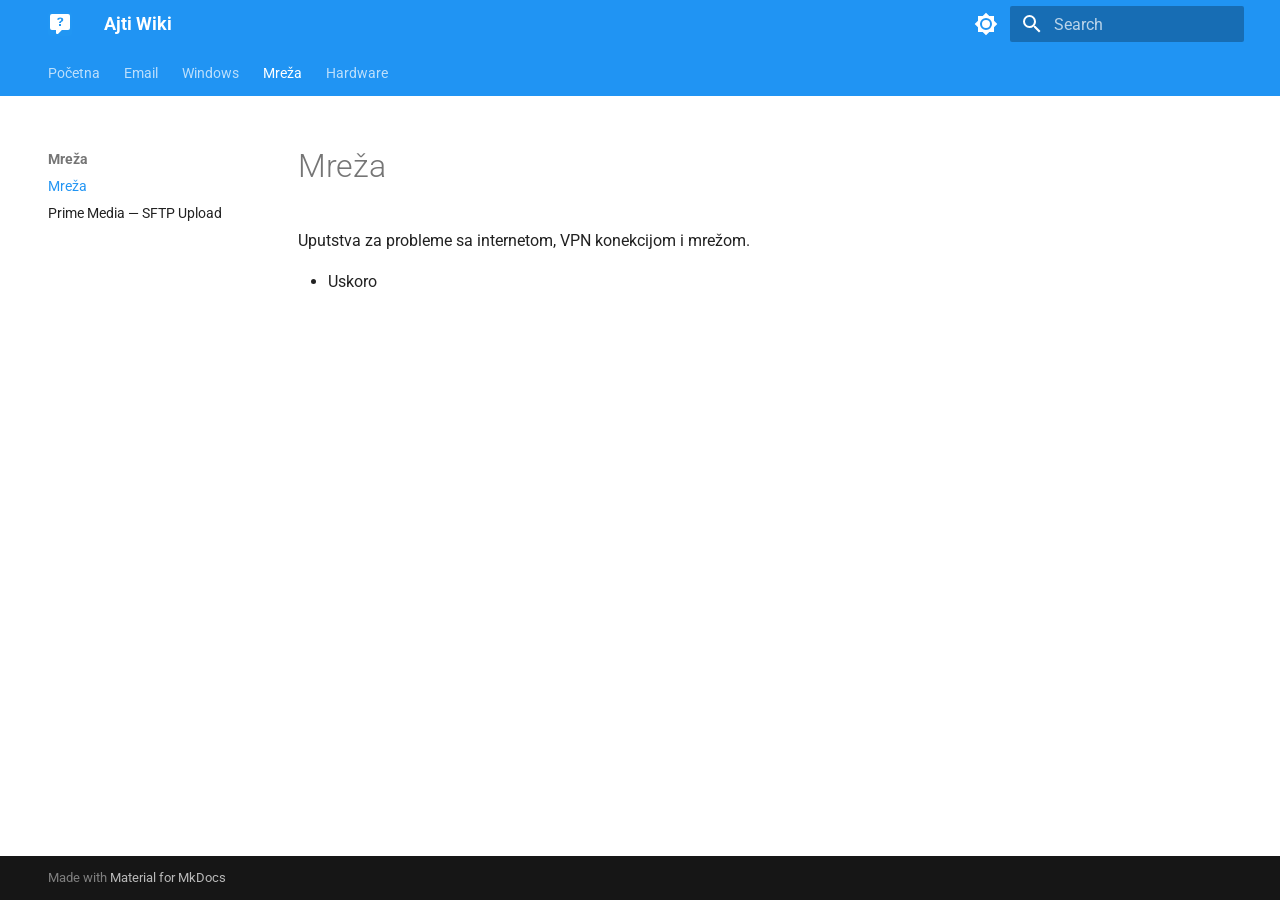
<file: network/index.html>
<!doctype html>
<html lang="en" class="no-js">
  <head>
    
      <meta charset="utf-8">
      <meta name="viewport" content="width=device-width,initial-scale=1">
      
        <meta name="description" content="Baza znanja — česti IT problemi i rešenja">
      
      
        <meta name="author" content="AJTI">
      
      
        <link rel="canonical" href="https://wiki.ajti.party/network/">
      
      
        <link rel="prev" href="../windows/Hal-E-Bank-Nadogradnja/">
      
      
        <link rel="next" href="prime-media-sftp-upload/">
      
      
        
      
      
      <link rel="icon" href="../assets/images/favicon.svg">
      <meta name="generator" content="mkdocs-1.6.1, mkdocs-material-9.8.0">
    
    
      
        <title>Mreža - Ajti Wiki</title>
      
    
    
      <link rel="stylesheet" href="../assets/stylesheets/main.57a0d79d.min.css">
      
        
        <link rel="stylesheet" href="../assets/stylesheets/palette.fb2fffe2.min.css">
      
      


    
    
      
    
    
      
        
        
        <link rel="preconnect" href="https://fonts.gstatic.com" crossorigin>
        <link rel="stylesheet" href="https://fonts.googleapis.com/css?family=Roboto:300,300i,400,400i,700,700i%7CRoboto+Mono:400,400i,700,700i&display=fallback">
        <style>:root{--md-text-font:"Roboto";--md-code-font:"Roboto Mono"}</style>
      
    
    
      <link rel="stylesheet" href="../stylesheets/extra.css">
    
    <script>__md_scope=new URL("..",location),__md_hash=e=>[...e].reduce(((e,_)=>(e<<5)-e+_.charCodeAt(0)),0),__md_get=(e,_=localStorage,t=__md_scope)=>JSON.parse(_.getItem(t.pathname+"."+e)),__md_set=(e,_,t=localStorage,a=__md_scope)=>{try{t.setItem(a.pathname+"."+e,JSON.stringify(_))}catch(e){}}</script>
    
      

    
    
  </head>
  
  
    
    
      
    
    
    
    
    <body dir="ltr" data-md-color-scheme="default" data-md-color-primary="blue" data-md-color-accent="blue">
  
    
    <input class="md-toggle" data-md-toggle="drawer" type="checkbox" id="__drawer" autocomplete="off">
    <input class="md-toggle" data-md-toggle="search" type="checkbox" id="__search" autocomplete="off">
    <label class="md-overlay" for="__drawer"></label>
    <div data-md-component="skip">
      
        
        <a href="#mreza" class="md-skip">
          Skip to content
        </a>
      
    </div>
    <div data-md-component="announce">
      
    </div>
    
    
      

<header class="md-header" data-md-component="header">
  <nav class="md-header__inner md-grid" aria-label="Header">
    <a href=".." title="Ajti Wiki" class="md-header__button md-logo" aria-label="Ajti Wiki" data-md-component="logo">
      
  <img src="../assets/images/favicon.svg" alt="logo">

    </a>
    <label class="md-header__button md-icon" for="__drawer">
      
      <svg xmlns="http://www.w3.org/2000/svg" viewBox="0 0 24 24"><path d="M3 6h18v2H3zm0 5h18v2H3zm0 5h18v2H3z"/></svg>
    </label>
    <div class="md-header__title" data-md-component="header-title">
      <div class="md-header__ellipsis">
        <div class="md-header__topic">
          <span class="md-ellipsis">
            Ajti Wiki
          </span>
        </div>
        <div class="md-header__topic" data-md-component="header-topic">
          <span class="md-ellipsis">
            
              Mreža
            
          </span>
        </div>
      </div>
    </div>
    
      
        <form class="md-header__option" data-md-component="palette">
  
    
    
    
    <input class="md-option" data-md-color-media="" data-md-color-scheme="default" data-md-color-primary="blue" data-md-color-accent="blue"  aria-label="Switch to dark mode"  type="radio" name="__palette" id="__palette_0">
    
      <label class="md-header__button md-icon" title="Switch to dark mode" for="__palette_1" hidden>
        <svg xmlns="http://www.w3.org/2000/svg" viewBox="0 0 24 24"><path d="M12 8a4 4 0 0 0-4 4 4 4 0 0 0 4 4 4 4 0 0 0 4-4 4 4 0 0 0-4-4m0 10a6 6 0 0 1-6-6 6 6 0 0 1 6-6 6 6 0 0 1 6 6 6 6 0 0 1-6 6m8-9.31V4h-4.69L12 .69 8.69 4H4v4.69L.69 12 4 15.31V20h4.69L12 23.31 15.31 20H20v-4.69L23.31 12z"/></svg>
      </label>
    
  
    
    
    
    <input class="md-option" data-md-color-media="" data-md-color-scheme="slate" data-md-color-primary="blue" data-md-color-accent="blue"  aria-label="Switch to light mode"  type="radio" name="__palette" id="__palette_1">
    
      <label class="md-header__button md-icon" title="Switch to light mode" for="__palette_0" hidden>
        <svg xmlns="http://www.w3.org/2000/svg" viewBox="0 0 24 24"><path d="M12 18c-.89 0-1.74-.2-2.5-.55C11.56 16.5 13 14.42 13 12s-1.44-4.5-3.5-5.45C10.26 6.2 11.11 6 12 6a6 6 0 0 1 6 6 6 6 0 0 1-6 6m8-9.31V4h-4.69L12 .69 8.69 4H4v4.69L.69 12 4 15.31V20h4.69L12 23.31 15.31 20H20v-4.69L23.31 12z"/></svg>
      </label>
    
  
</form>
      
    
    
      <script>var palette=__md_get("__palette");if(palette&&palette.color){if("(prefers-color-scheme)"===palette.color.media){var media=matchMedia("(prefers-color-scheme: light)"),input=document.querySelector(media.matches?"[data-md-color-media='(prefers-color-scheme: light)']":"[data-md-color-media='(prefers-color-scheme: dark)']");palette.color.media=input.getAttribute("data-md-color-media"),palette.color.scheme=input.getAttribute("data-md-color-scheme"),palette.color.primary=input.getAttribute("data-md-color-primary"),palette.color.accent=input.getAttribute("data-md-color-accent")}for(var[key,value]of Object.entries(palette.color))document.body.setAttribute("data-md-color-"+key,value)}</script>
    
    
    
      
      
        <label class="md-header__button md-icon" for="__search">
          
          <svg xmlns="http://www.w3.org/2000/svg" viewBox="0 0 24 24"><path d="M9.5 3A6.5 6.5 0 0 1 16 9.5c0 1.61-.59 3.09-1.56 4.23l.27.27h.79l5 5-1.5 1.5-5-5v-.79l-.27-.27A6.52 6.52 0 0 1 9.5 16 6.5 6.5 0 0 1 3 9.5 6.5 6.5 0 0 1 9.5 3m0 2C7 5 5 7 5 9.5S7 14 9.5 14 14 12 14 9.5 12 5 9.5 5"/></svg>
        </label>
        <div class="md-search" data-md-component="search" role="dialog">
  <label class="md-search__overlay" for="__search"></label>
  <div class="md-search__inner" role="search">
    <form class="md-search__form" name="search">
      <input type="text" class="md-search__input" name="query" aria-label="Search" placeholder="Search" autocapitalize="off" autocorrect="off" autocomplete="off" spellcheck="false" data-md-component="search-query" required>
      <label class="md-search__icon md-icon" for="__search">
        
        <svg xmlns="http://www.w3.org/2000/svg" viewBox="0 0 24 24"><path d="M9.5 3A6.5 6.5 0 0 1 16 9.5c0 1.61-.59 3.09-1.56 4.23l.27.27h.79l5 5-1.5 1.5-5-5v-.79l-.27-.27A6.52 6.52 0 0 1 9.5 16 6.5 6.5 0 0 1 3 9.5 6.5 6.5 0 0 1 9.5 3m0 2C7 5 5 7 5 9.5S7 14 9.5 14 14 12 14 9.5 12 5 9.5 5"/></svg>
        
        <svg xmlns="http://www.w3.org/2000/svg" viewBox="0 0 24 24"><path d="M20 11v2H8l5.5 5.5-1.42 1.42L4.16 12l7.92-7.92L13.5 5.5 8 11z"/></svg>
      </label>
      <nav class="md-search__options" aria-label="Search">
        
        <button type="reset" class="md-search__icon md-icon" title="Clear" aria-label="Clear" tabindex="-1">
          
          <svg xmlns="http://www.w3.org/2000/svg" viewBox="0 0 24 24"><path d="M19 6.41 17.59 5 12 10.59 6.41 5 5 6.41 10.59 12 5 17.59 6.41 19 12 13.41 17.59 19 19 17.59 13.41 12z"/></svg>
        </button>
      </nav>
      
        <div class="md-search__suggest" data-md-component="search-suggest"></div>
      
    </form>
    <div class="md-search__output">
      <div class="md-search__scrollwrap" tabindex="0" data-md-scrollfix>
        <div class="md-search-result" data-md-component="search-result">
          <div class="md-search-result__meta">
            Initializing search
          </div>
          <ol class="md-search-result__list" role="presentation"></ol>
        </div>
      </div>
    </div>
  </div>
</div>
      
    
    
  </nav>
  
</header>
    
    <div class="md-container" data-md-component="container">
      
      
        
          
            
<nav class="md-tabs" aria-label="Tabs" data-md-component="tabs">
  <div class="md-grid">
    <ul class="md-tabs__list">
      
        
  
  
  
  
    <li class="md-tabs__item">
      <a href=".." class="md-tabs__link">
        
  
  
    
  
  Početna

      </a>
    </li>
  

      
        
  
  
  
  
    
    
      <li class="md-tabs__item">
        <a href="../email/" class="md-tabs__link">
          
  
  
  Email

        </a>
      </li>
    
  

      
        
  
  
  
  
    
    
      <li class="md-tabs__item">
        <a href="../windows/" class="md-tabs__link">
          
  
  
  Windows

        </a>
      </li>
    
  

      
        
  
  
  
    
  
  
    
    
      <li class="md-tabs__item md-tabs__item--active">
        <a href="./" class="md-tabs__link">
          
  
  
  Mreža

        </a>
      </li>
    
  

      
        
  
  
  
  
    
    
      <li class="md-tabs__item">
        <a href="../hardware/" class="md-tabs__link">
          
  
  
  Hardware

        </a>
      </li>
    
  

      
    </ul>
  </div>
</nav>
          
        
      
      <main class="md-main" data-md-component="main">
        <div class="md-main__inner md-grid">
          
            
              
              <div class="md-sidebar md-sidebar--primary" data-md-component="sidebar" data-md-type="navigation" >
                <div class="md-sidebar__scrollwrap">
                  <div class="md-sidebar__inner">
                    


  


<nav class="md-nav md-nav--primary md-nav--lifted" aria-label="Navigation" data-md-level="0">
  <label class="md-nav__title" for="__drawer">
    <a href=".." title="Ajti Wiki" class="md-nav__button md-logo" aria-label="Ajti Wiki" data-md-component="logo">
      
  <img src="../assets/images/favicon.svg" alt="logo">

    </a>
    Ajti Wiki
  </label>
  
  <ul class="md-nav__list" data-md-scrollfix>
    
      
      
  
  
  
  
    <li class="md-nav__item">
      <a href=".." class="md-nav__link">
        
  
  
  <span class="md-ellipsis">
    
  
    Početna
  

    
  </span>
  
  

      </a>
    </li>
  

    
      
      
  
  
  
  
    
    
    
    
      
      
        
      
    
    
    <li class="md-nav__item md-nav__item--nested">
      
        
        
        <input class="md-nav__toggle md-toggle " type="checkbox" id="__nav_2" >
        
          
          <label class="md-nav__link" for="__nav_2" id="__nav_2_label" tabindex="0">
            
  
  
  <span class="md-ellipsis">
    
  
    Email
  

    
  </span>
  
  

            <span class="md-nav__icon md-icon"></span>
          </label>
        
        <nav class="md-nav" data-md-level="1" aria-labelledby="__nav_2_label" aria-expanded="false">
          <label class="md-nav__title" for="__nav_2">
            <span class="md-nav__icon md-icon"></span>
            
  
    Email
  

          </label>
          <ul class="md-nav__list" data-md-scrollfix>
            
              
                
  
  
  
  
    <li class="md-nav__item">
      <a href="../email/" class="md-nav__link">
        
  
  
  <span class="md-ellipsis">
    
  
    Email
  

    
  </span>
  
  

      </a>
    </li>
  

              
            
              
                
  
  
  
  
    <li class="md-nav__item">
      <a href="../email/thunderbird-popravka-foldera/" class="md-nav__link">
        
  
  
  <span class="md-ellipsis">
    
  
    Thunderbird — Inbox ne prikazuje svu poštu
  

    
  </span>
  
  

      </a>
    </li>
  

              
            
              
                
  
  
  
  
    <li class="md-nav__item">
      <a href="../email/cpanel-webmail-out-of-office-forwarding/" class="md-nav__link">
        
  
  
  <span class="md-ellipsis">
    
  
    cPanel Webmail: Out of Office i prosleđivanje pošte
  

    
  </span>
  
  

      </a>
    </li>
  

              
            
              
                
  
  
  
  
    <li class="md-nav__item">
      <a href="../email/microsoft-365-prijava-u-dva-koraka/" class="md-nav__link">
        
  
  
  <span class="md-ellipsis">
    
  
    Microsoft 365: prijava u dva koraka (Authenticator)
  

    
  </span>
  
  

      </a>
    </li>
  

              
            
          </ul>
        </nav>
      
    </li>
  

    
      
      
  
  
  
  
    
    
    
    
      
      
        
      
    
    
    <li class="md-nav__item md-nav__item--nested">
      
        
        
        <input class="md-nav__toggle md-toggle " type="checkbox" id="__nav_3" >
        
          
          <label class="md-nav__link" for="__nav_3" id="__nav_3_label" tabindex="0">
            
  
  
  <span class="md-ellipsis">
    
  
    Windows
  

    
  </span>
  
  

            <span class="md-nav__icon md-icon"></span>
          </label>
        
        <nav class="md-nav" data-md-level="1" aria-labelledby="__nav_3_label" aria-expanded="false">
          <label class="md-nav__title" for="__nav_3">
            <span class="md-nav__icon md-icon"></span>
            
  
    Windows
  

          </label>
          <ul class="md-nav__list" data-md-scrollfix>
            
              
                
  
  
  
  
    <li class="md-nav__item">
      <a href="../windows/" class="md-nav__link">
        
  
  
  <span class="md-ellipsis">
    
  
    Windows
  

    
  </span>
  
  

      </a>
    </li>
  

              
            
              
                
  
  
  
  
    
    
    
    
      
      
        
      
    
    
    <li class="md-nav__item md-nav__item--nested">
      
        
        
        <input class="md-nav__toggle md-toggle " type="checkbox" id="__nav_3_2" >
        
          
          <label class="md-nav__link" for="__nav_3_2" id="__nav_3_2_label" tabindex="0">
            
  
  
  <span class="md-ellipsis">
    
  
    SAP GUI
  

    
  </span>
  
  

            <span class="md-nav__icon md-icon"></span>
          </label>
        
        <nav class="md-nav" data-md-level="2" aria-labelledby="__nav_3_2_label" aria-expanded="false">
          <label class="md-nav__title" for="__nav_3_2">
            <span class="md-nav__icon md-icon"></span>
            
  
    SAP GUI
  

          </label>
          <ul class="md-nav__list" data-md-scrollfix>
            
              
                
  
  
  
  
    <li class="md-nav__item">
      <a href="../windows/SAP-GUI-800-Instalacija/" class="md-nav__link">
        
  
  
  <span class="md-ellipsis">
    
  
    SAP GUI 8.00 Instalacija
  

    
  </span>
  
  

      </a>
    </li>
  

              
            
              
                
  
  
  
  
    <li class="md-nav__item">
      <a href="../windows/SAP-GUI-Jezik-i-Izgled/" class="md-nav__link">
        
  
  
  <span class="md-ellipsis">
    
  
    SAP GUI Jezik i Izgled
  

    
  </span>
  
  

      </a>
    </li>
  

              
            
          </ul>
        </nav>
      
    </li>
  

              
            
              
                
  
  
  
  
    <li class="md-nav__item">
      <a href="../windows/CheckPoint-Mobile-VPN-Instalacija/" class="md-nav__link">
        
  
  
  <span class="md-ellipsis">
    
  
    CheckPoint Mobile VPN Instalacija
  

    
  </span>
  
  

      </a>
    </li>
  

              
            
              
                
  
  
  
  
    <li class="md-nav__item">
      <a href="../windows/Hal-E-Bank-Nadogradnja/" class="md-nav__link">
        
  
  
  <span class="md-ellipsis">
    
  
    Hal E-Bank Nadogradnja (Personal i Corporate)
  

    
  </span>
  
  

      </a>
    </li>
  

              
            
          </ul>
        </nav>
      
    </li>
  

    
      
      
  
  
    
  
  
  
    
    
    
    
      
        
        
      
      
        
      
    
    
    <li class="md-nav__item md-nav__item--active md-nav__item--section md-nav__item--nested">
      
        
        
        <input class="md-nav__toggle md-toggle " type="checkbox" id="__nav_4" checked>
        
          
          <label class="md-nav__link" for="__nav_4" id="__nav_4_label" tabindex="">
            
  
  
  <span class="md-ellipsis">
    
  
    Mreža
  

    
  </span>
  
  

            <span class="md-nav__icon md-icon"></span>
          </label>
        
        <nav class="md-nav" data-md-level="1" aria-labelledby="__nav_4_label" aria-expanded="true">
          <label class="md-nav__title" for="__nav_4">
            <span class="md-nav__icon md-icon"></span>
            
  
    Mreža
  

          </label>
          <ul class="md-nav__list" data-md-scrollfix>
            
              
                
  
  
    
  
  
  
    <li class="md-nav__item md-nav__item--active">
      
      <input class="md-nav__toggle md-toggle" type="checkbox" id="__toc">
      
      
        
      
      
      <a href="./" class="md-nav__link md-nav__link--active">
        
  
  
  <span class="md-ellipsis">
    
  
    Mreža
  

    
  </span>
  
  

      </a>
      
    </li>
  

              
            
              
                
  
  
  
  
    <li class="md-nav__item">
      <a href="prime-media-sftp-upload/" class="md-nav__link">
        
  
  
  <span class="md-ellipsis">
    
  
    Prime Media — SFTP Upload
  

    
  </span>
  
  

      </a>
    </li>
  

              
            
          </ul>
        </nav>
      
    </li>
  

    
      
      
  
  
  
  
    
    
    
    
      
      
        
      
    
    
    <li class="md-nav__item md-nav__item--nested">
      
        
        
        <input class="md-nav__toggle md-toggle " type="checkbox" id="__nav_5" >
        
          
          <label class="md-nav__link" for="__nav_5" id="__nav_5_label" tabindex="0">
            
  
  
  <span class="md-ellipsis">
    
  
    Hardware
  

    
  </span>
  
  

            <span class="md-nav__icon md-icon"></span>
          </label>
        
        <nav class="md-nav" data-md-level="1" aria-labelledby="__nav_5_label" aria-expanded="false">
          <label class="md-nav__title" for="__nav_5">
            <span class="md-nav__icon md-icon"></span>
            
  
    Hardware
  

          </label>
          <ul class="md-nav__list" data-md-scrollfix>
            
              
                
  
  
  
  
    <li class="md-nav__item">
      <a href="../hardware/" class="md-nav__link">
        
  
  
  <span class="md-ellipsis">
    
  
    Hardware
  

    
  </span>
  
  

      </a>
    </li>
  

              
            
              
                
  
  
  
  
    <li class="md-nav__item">
      <a href="../hardware/elcom-tag-aktivacija/" class="md-nav__link">
        
  
  
  <span class="md-ellipsis">
    
  
    Elcom — Aktivacija TAG-a
  

    
  </span>
  
  

      </a>
    </li>
  

              
            
          </ul>
        </nav>
      
    </li>
  

    
  </ul>
</nav>
                  </div>
                </div>
              </div>
            
            
              
              <div class="md-sidebar md-sidebar--secondary" data-md-component="sidebar" data-md-type="toc" >
                <div class="md-sidebar__scrollwrap">
                  <div class="md-sidebar__inner">
                    

<nav class="md-nav md-nav--secondary" aria-label="Table of contents">
  
  
  
    
  
  
</nav>
                  </div>
                </div>
              </div>
            
          
          
            <div class="md-content" data-md-component="content">
              
              <article class="md-content__inner md-typeset">
                
                  



<h1 id="mreza">Mreža<a class="headerlink" href="#mreza" title="Permanent link">&para;</a></h1>
<p>Uputstva za probleme sa internetom, VPN konekcijom i mrežom.</p>
<ul>
<li>Uskoro</li>
</ul>












                
              </article>
            </div>
          
          
<script>var target=document.getElementById(location.hash.slice(1));target&&target.name&&(target.checked=target.name.startsWith("__tabbed_"))</script>
        </div>
        
          <button type="button" class="md-top md-icon" data-md-component="top" hidden>
  
  <svg xmlns="http://www.w3.org/2000/svg" viewBox="0 0 24 24"><path d="M13 20h-2V8l-5.5 5.5-1.42-1.42L12 4.16l7.92 7.92-1.42 1.42L13 8z"/></svg>
  Back to top
</button>
        
      </main>
      
        <footer class="md-footer">
  
  <div class="md-footer-meta md-typeset">
    <div class="md-footer-meta__inner md-grid">
      <div class="md-copyright">
  
  
    Made with
    <a href="https://squidfunk.github.io/mkdocs-material/" target="_blank" rel="noopener">
      Material for MkDocs
    </a>
  
</div>
      
    </div>
  </div>
</footer>
      
    </div>
    <div class="md-dialog" data-md-component="dialog">
      <div class="md-dialog__inner md-typeset"></div>
    </div>
    
    
    
      
      
      <script id="__config" type="application/json">{"annotate": null, "base": "..", "features": ["navigation.tabs", "navigation.sections", "navigation.top", "search.suggest", "search.highlight", "content.code.copy"], "search": "../assets/javascripts/workers/search.a7633da7.min.js", "tags": null, "translations": {"clipboard.copied": "Copied to clipboard", "clipboard.copy": "Copy to clipboard", "search.result.more.one": "1 more on this page", "search.result.more.other": "# more on this page", "search.result.none": "No matching documents", "search.result.one": "1 matching document", "search.result.other": "# matching documents", "search.result.placeholder": "Type to start searching", "search.result.term.missing": "Missing", "select.version": "Select version"}, "version": null}</script>
    
    
      <script src="../assets/javascripts/bundle.c21346df.min.js"></script>
      
    
  </body>
</html>
</file>
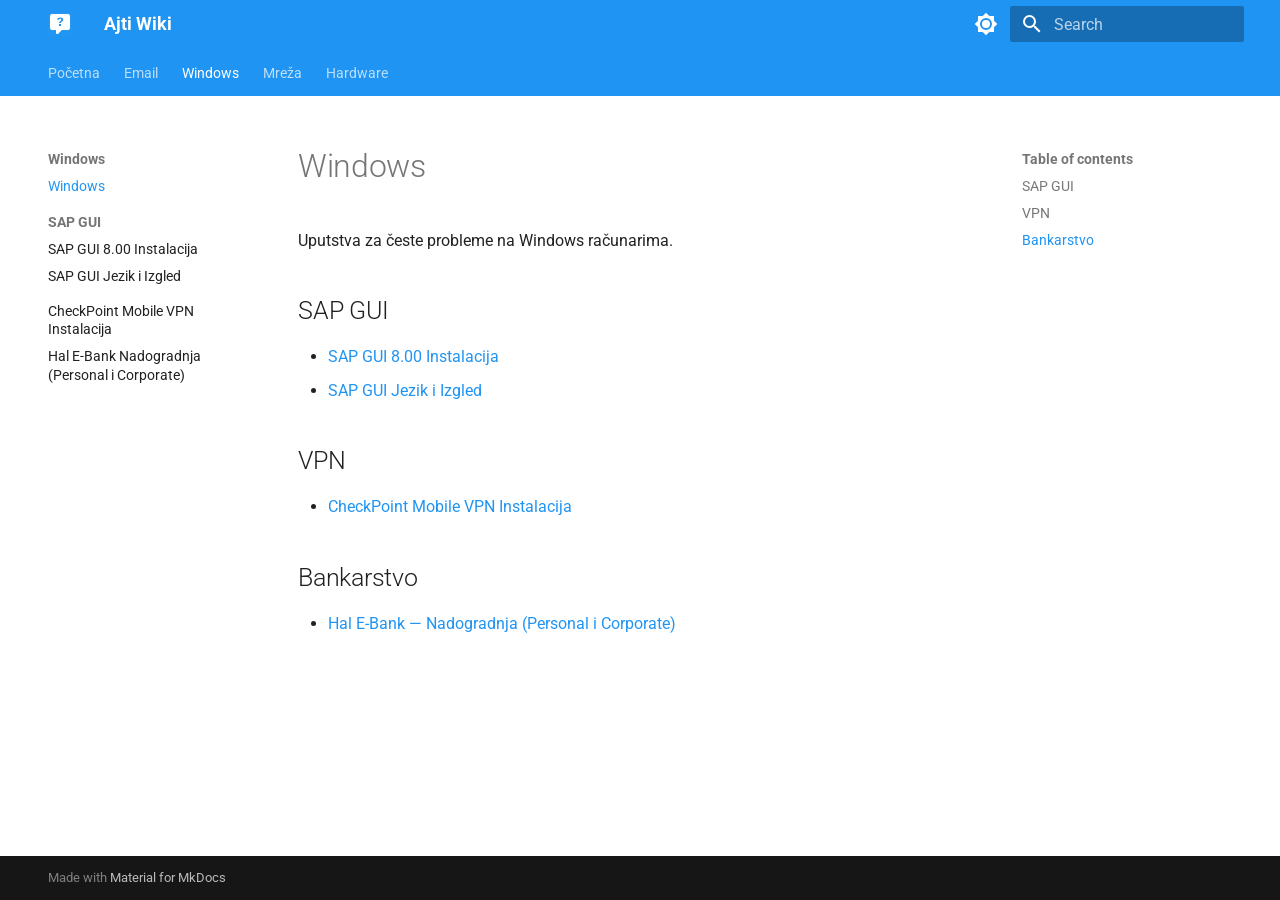
<file: windows/index.html>
<!doctype html>
<html lang="en" class="no-js">
  <head>
    
      <meta charset="utf-8">
      <meta name="viewport" content="width=device-width,initial-scale=1">
      
        <meta name="description" content="Baza znanja — česti IT problemi i rešenja">
      
      
        <meta name="author" content="AJTI">
      
      
        <link rel="canonical" href="https://wiki.ajti.party/windows/">
      
      
        <link rel="prev" href="../email/microsoft-365-prijava-u-dva-koraka/">
      
      
        <link rel="next" href="SAP-GUI-800-Instalacija/">
      
      
        
      
      
      <link rel="icon" href="../assets/images/favicon.svg">
      <meta name="generator" content="mkdocs-1.6.1, mkdocs-material-9.8.0">
    
    
      
        <title>Windows - Ajti Wiki</title>
      
    
    
      <link rel="stylesheet" href="../assets/stylesheets/main.57a0d79d.min.css">
      
        
        <link rel="stylesheet" href="../assets/stylesheets/palette.fb2fffe2.min.css">
      
      


    
    
      
    
    
      
        
        
        <link rel="preconnect" href="https://fonts.gstatic.com" crossorigin>
        <link rel="stylesheet" href="https://fonts.googleapis.com/css?family=Roboto:300,300i,400,400i,700,700i%7CRoboto+Mono:400,400i,700,700i&display=fallback">
        <style>:root{--md-text-font:"Roboto";--md-code-font:"Roboto Mono"}</style>
      
    
    
      <link rel="stylesheet" href="../stylesheets/extra.css">
    
    <script>__md_scope=new URL("..",location),__md_hash=e=>[...e].reduce(((e,_)=>(e<<5)-e+_.charCodeAt(0)),0),__md_get=(e,_=localStorage,t=__md_scope)=>JSON.parse(_.getItem(t.pathname+"."+e)),__md_set=(e,_,t=localStorage,a=__md_scope)=>{try{t.setItem(a.pathname+"."+e,JSON.stringify(_))}catch(e){}}</script>
    
      

    
    
  </head>
  
  
    
    
      
    
    
    
    
    <body dir="ltr" data-md-color-scheme="default" data-md-color-primary="blue" data-md-color-accent="blue">
  
    
    <input class="md-toggle" data-md-toggle="drawer" type="checkbox" id="__drawer" autocomplete="off">
    <input class="md-toggle" data-md-toggle="search" type="checkbox" id="__search" autocomplete="off">
    <label class="md-overlay" for="__drawer"></label>
    <div data-md-component="skip">
      
        
        <a href="#windows" class="md-skip">
          Skip to content
        </a>
      
    </div>
    <div data-md-component="announce">
      
    </div>
    
    
      

<header class="md-header" data-md-component="header">
  <nav class="md-header__inner md-grid" aria-label="Header">
    <a href=".." title="Ajti Wiki" class="md-header__button md-logo" aria-label="Ajti Wiki" data-md-component="logo">
      
  <img src="../assets/images/favicon.svg" alt="logo">

    </a>
    <label class="md-header__button md-icon" for="__drawer">
      
      <svg xmlns="http://www.w3.org/2000/svg" viewBox="0 0 24 24"><path d="M3 6h18v2H3zm0 5h18v2H3zm0 5h18v2H3z"/></svg>
    </label>
    <div class="md-header__title" data-md-component="header-title">
      <div class="md-header__ellipsis">
        <div class="md-header__topic">
          <span class="md-ellipsis">
            Ajti Wiki
          </span>
        </div>
        <div class="md-header__topic" data-md-component="header-topic">
          <span class="md-ellipsis">
            
              Windows
            
          </span>
        </div>
      </div>
    </div>
    
      
        <form class="md-header__option" data-md-component="palette">
  
    
    
    
    <input class="md-option" data-md-color-media="" data-md-color-scheme="default" data-md-color-primary="blue" data-md-color-accent="blue"  aria-label="Switch to dark mode"  type="radio" name="__palette" id="__palette_0">
    
      <label class="md-header__button md-icon" title="Switch to dark mode" for="__palette_1" hidden>
        <svg xmlns="http://www.w3.org/2000/svg" viewBox="0 0 24 24"><path d="M12 8a4 4 0 0 0-4 4 4 4 0 0 0 4 4 4 4 0 0 0 4-4 4 4 0 0 0-4-4m0 10a6 6 0 0 1-6-6 6 6 0 0 1 6-6 6 6 0 0 1 6 6 6 6 0 0 1-6 6m8-9.31V4h-4.69L12 .69 8.69 4H4v4.69L.69 12 4 15.31V20h4.69L12 23.31 15.31 20H20v-4.69L23.31 12z"/></svg>
      </label>
    
  
    
    
    
    <input class="md-option" data-md-color-media="" data-md-color-scheme="slate" data-md-color-primary="blue" data-md-color-accent="blue"  aria-label="Switch to light mode"  type="radio" name="__palette" id="__palette_1">
    
      <label class="md-header__button md-icon" title="Switch to light mode" for="__palette_0" hidden>
        <svg xmlns="http://www.w3.org/2000/svg" viewBox="0 0 24 24"><path d="M12 18c-.89 0-1.74-.2-2.5-.55C11.56 16.5 13 14.42 13 12s-1.44-4.5-3.5-5.45C10.26 6.2 11.11 6 12 6a6 6 0 0 1 6 6 6 6 0 0 1-6 6m8-9.31V4h-4.69L12 .69 8.69 4H4v4.69L.69 12 4 15.31V20h4.69L12 23.31 15.31 20H20v-4.69L23.31 12z"/></svg>
      </label>
    
  
</form>
      
    
    
      <script>var palette=__md_get("__palette");if(palette&&palette.color){if("(prefers-color-scheme)"===palette.color.media){var media=matchMedia("(prefers-color-scheme: light)"),input=document.querySelector(media.matches?"[data-md-color-media='(prefers-color-scheme: light)']":"[data-md-color-media='(prefers-color-scheme: dark)']");palette.color.media=input.getAttribute("data-md-color-media"),palette.color.scheme=input.getAttribute("data-md-color-scheme"),palette.color.primary=input.getAttribute("data-md-color-primary"),palette.color.accent=input.getAttribute("data-md-color-accent")}for(var[key,value]of Object.entries(palette.color))document.body.setAttribute("data-md-color-"+key,value)}</script>
    
    
    
      
      
        <label class="md-header__button md-icon" for="__search">
          
          <svg xmlns="http://www.w3.org/2000/svg" viewBox="0 0 24 24"><path d="M9.5 3A6.5 6.5 0 0 1 16 9.5c0 1.61-.59 3.09-1.56 4.23l.27.27h.79l5 5-1.5 1.5-5-5v-.79l-.27-.27A6.52 6.52 0 0 1 9.5 16 6.5 6.5 0 0 1 3 9.5 6.5 6.5 0 0 1 9.5 3m0 2C7 5 5 7 5 9.5S7 14 9.5 14 14 12 14 9.5 12 5 9.5 5"/></svg>
        </label>
        <div class="md-search" data-md-component="search" role="dialog">
  <label class="md-search__overlay" for="__search"></label>
  <div class="md-search__inner" role="search">
    <form class="md-search__form" name="search">
      <input type="text" class="md-search__input" name="query" aria-label="Search" placeholder="Search" autocapitalize="off" autocorrect="off" autocomplete="off" spellcheck="false" data-md-component="search-query" required>
      <label class="md-search__icon md-icon" for="__search">
        
        <svg xmlns="http://www.w3.org/2000/svg" viewBox="0 0 24 24"><path d="M9.5 3A6.5 6.5 0 0 1 16 9.5c0 1.61-.59 3.09-1.56 4.23l.27.27h.79l5 5-1.5 1.5-5-5v-.79l-.27-.27A6.52 6.52 0 0 1 9.5 16 6.5 6.5 0 0 1 3 9.5 6.5 6.5 0 0 1 9.5 3m0 2C7 5 5 7 5 9.5S7 14 9.5 14 14 12 14 9.5 12 5 9.5 5"/></svg>
        
        <svg xmlns="http://www.w3.org/2000/svg" viewBox="0 0 24 24"><path d="M20 11v2H8l5.5 5.5-1.42 1.42L4.16 12l7.92-7.92L13.5 5.5 8 11z"/></svg>
      </label>
      <nav class="md-search__options" aria-label="Search">
        
        <button type="reset" class="md-search__icon md-icon" title="Clear" aria-label="Clear" tabindex="-1">
          
          <svg xmlns="http://www.w3.org/2000/svg" viewBox="0 0 24 24"><path d="M19 6.41 17.59 5 12 10.59 6.41 5 5 6.41 10.59 12 5 17.59 6.41 19 12 13.41 17.59 19 19 17.59 13.41 12z"/></svg>
        </button>
      </nav>
      
        <div class="md-search__suggest" data-md-component="search-suggest"></div>
      
    </form>
    <div class="md-search__output">
      <div class="md-search__scrollwrap" tabindex="0" data-md-scrollfix>
        <div class="md-search-result" data-md-component="search-result">
          <div class="md-search-result__meta">
            Initializing search
          </div>
          <ol class="md-search-result__list" role="presentation"></ol>
        </div>
      </div>
    </div>
  </div>
</div>
      
    
    
  </nav>
  
</header>
    
    <div class="md-container" data-md-component="container">
      
      
        
          
            
<nav class="md-tabs" aria-label="Tabs" data-md-component="tabs">
  <div class="md-grid">
    <ul class="md-tabs__list">
      
        
  
  
  
  
    <li class="md-tabs__item">
      <a href=".." class="md-tabs__link">
        
  
  
    
  
  Početna

      </a>
    </li>
  

      
        
  
  
  
  
    
    
      <li class="md-tabs__item">
        <a href="../email/" class="md-tabs__link">
          
  
  
  Email

        </a>
      </li>
    
  

      
        
  
  
  
    
  
  
    
    
      <li class="md-tabs__item md-tabs__item--active">
        <a href="./" class="md-tabs__link">
          
  
  
  Windows

        </a>
      </li>
    
  

      
        
  
  
  
  
    
    
      <li class="md-tabs__item">
        <a href="../network/" class="md-tabs__link">
          
  
  
  Mreža

        </a>
      </li>
    
  

      
        
  
  
  
  
    
    
      <li class="md-tabs__item">
        <a href="../hardware/" class="md-tabs__link">
          
  
  
  Hardware

        </a>
      </li>
    
  

      
    </ul>
  </div>
</nav>
          
        
      
      <main class="md-main" data-md-component="main">
        <div class="md-main__inner md-grid">
          
            
              
              <div class="md-sidebar md-sidebar--primary" data-md-component="sidebar" data-md-type="navigation" >
                <div class="md-sidebar__scrollwrap">
                  <div class="md-sidebar__inner">
                    


  


<nav class="md-nav md-nav--primary md-nav--lifted" aria-label="Navigation" data-md-level="0">
  <label class="md-nav__title" for="__drawer">
    <a href=".." title="Ajti Wiki" class="md-nav__button md-logo" aria-label="Ajti Wiki" data-md-component="logo">
      
  <img src="../assets/images/favicon.svg" alt="logo">

    </a>
    Ajti Wiki
  </label>
  
  <ul class="md-nav__list" data-md-scrollfix>
    
      
      
  
  
  
  
    <li class="md-nav__item">
      <a href=".." class="md-nav__link">
        
  
  
  <span class="md-ellipsis">
    
  
    Početna
  

    
  </span>
  
  

      </a>
    </li>
  

    
      
      
  
  
  
  
    
    
    
    
      
      
        
      
    
    
    <li class="md-nav__item md-nav__item--nested">
      
        
        
        <input class="md-nav__toggle md-toggle " type="checkbox" id="__nav_2" >
        
          
          <label class="md-nav__link" for="__nav_2" id="__nav_2_label" tabindex="0">
            
  
  
  <span class="md-ellipsis">
    
  
    Email
  

    
  </span>
  
  

            <span class="md-nav__icon md-icon"></span>
          </label>
        
        <nav class="md-nav" data-md-level="1" aria-labelledby="__nav_2_label" aria-expanded="false">
          <label class="md-nav__title" for="__nav_2">
            <span class="md-nav__icon md-icon"></span>
            
  
    Email
  

          </label>
          <ul class="md-nav__list" data-md-scrollfix>
            
              
                
  
  
  
  
    <li class="md-nav__item">
      <a href="../email/" class="md-nav__link">
        
  
  
  <span class="md-ellipsis">
    
  
    Email
  

    
  </span>
  
  

      </a>
    </li>
  

              
            
              
                
  
  
  
  
    <li class="md-nav__item">
      <a href="../email/thunderbird-popravka-foldera/" class="md-nav__link">
        
  
  
  <span class="md-ellipsis">
    
  
    Thunderbird — Inbox ne prikazuje svu poštu
  

    
  </span>
  
  

      </a>
    </li>
  

              
            
              
                
  
  
  
  
    <li class="md-nav__item">
      <a href="../email/cpanel-webmail-out-of-office-forwarding/" class="md-nav__link">
        
  
  
  <span class="md-ellipsis">
    
  
    cPanel Webmail: Out of Office i prosleđivanje pošte
  

    
  </span>
  
  

      </a>
    </li>
  

              
            
              
                
  
  
  
  
    <li class="md-nav__item">
      <a href="../email/microsoft-365-prijava-u-dva-koraka/" class="md-nav__link">
        
  
  
  <span class="md-ellipsis">
    
  
    Microsoft 365: prijava u dva koraka (Authenticator)
  

    
  </span>
  
  

      </a>
    </li>
  

              
            
          </ul>
        </nav>
      
    </li>
  

    
      
      
  
  
    
  
  
  
    
    
    
    
      
        
        
      
      
        
      
    
    
    <li class="md-nav__item md-nav__item--active md-nav__item--section md-nav__item--nested">
      
        
        
        <input class="md-nav__toggle md-toggle " type="checkbox" id="__nav_3" checked>
        
          
          <label class="md-nav__link" for="__nav_3" id="__nav_3_label" tabindex="">
            
  
  
  <span class="md-ellipsis">
    
  
    Windows
  

    
  </span>
  
  

            <span class="md-nav__icon md-icon"></span>
          </label>
        
        <nav class="md-nav" data-md-level="1" aria-labelledby="__nav_3_label" aria-expanded="true">
          <label class="md-nav__title" for="__nav_3">
            <span class="md-nav__icon md-icon"></span>
            
  
    Windows
  

          </label>
          <ul class="md-nav__list" data-md-scrollfix>
            
              
                
  
  
    
  
  
  
    <li class="md-nav__item md-nav__item--active">
      
      <input class="md-nav__toggle md-toggle" type="checkbox" id="__toc">
      
      
        
      
      
        <label class="md-nav__link md-nav__link--active" for="__toc">
          
  
  
  <span class="md-ellipsis">
    
  
    Windows
  

    
  </span>
  
  

          <span class="md-nav__icon md-icon"></span>
        </label>
      
      <a href="./" class="md-nav__link md-nav__link--active">
        
  
  
  <span class="md-ellipsis">
    
  
    Windows
  

    
  </span>
  
  

      </a>
      
        

<nav class="md-nav md-nav--secondary" aria-label="Table of contents">
  
  
  
    
  
  
    <label class="md-nav__title" for="__toc">
      <span class="md-nav__icon md-icon"></span>
      Table of contents
    </label>
    <ul class="md-nav__list" data-md-component="toc" data-md-scrollfix>
      
        <li class="md-nav__item">
  <a href="#sap-gui" class="md-nav__link">
    <span class="md-ellipsis">
      
        SAP GUI
      
    </span>
  </a>
  
</li>
      
        <li class="md-nav__item">
  <a href="#vpn" class="md-nav__link">
    <span class="md-ellipsis">
      
        VPN
      
    </span>
  </a>
  
</li>
      
        <li class="md-nav__item">
  <a href="#bankarstvo" class="md-nav__link">
    <span class="md-ellipsis">
      
        Bankarstvo
      
    </span>
  </a>
  
</li>
      
    </ul>
  
</nav>
      
    </li>
  

              
            
              
                
  
  
  
  
    
    
    
    
      
      
        
          
          
        
      
    
    
    <li class="md-nav__item md-nav__item--section md-nav__item--nested">
      
        
        
        <input class="md-nav__toggle md-toggle " type="checkbox" id="__nav_3_2" >
        
          
          <label class="md-nav__link" for="__nav_3_2" id="__nav_3_2_label" tabindex="">
            
  
  
  <span class="md-ellipsis">
    
  
    SAP GUI
  

    
  </span>
  
  

            <span class="md-nav__icon md-icon"></span>
          </label>
        
        <nav class="md-nav" data-md-level="2" aria-labelledby="__nav_3_2_label" aria-expanded="false">
          <label class="md-nav__title" for="__nav_3_2">
            <span class="md-nav__icon md-icon"></span>
            
  
    SAP GUI
  

          </label>
          <ul class="md-nav__list" data-md-scrollfix>
            
              
                
  
  
  
  
    <li class="md-nav__item">
      <a href="SAP-GUI-800-Instalacija/" class="md-nav__link">
        
  
  
  <span class="md-ellipsis">
    
  
    SAP GUI 8.00 Instalacija
  

    
  </span>
  
  

      </a>
    </li>
  

              
            
              
                
  
  
  
  
    <li class="md-nav__item">
      <a href="SAP-GUI-Jezik-i-Izgled/" class="md-nav__link">
        
  
  
  <span class="md-ellipsis">
    
  
    SAP GUI Jezik i Izgled
  

    
  </span>
  
  

      </a>
    </li>
  

              
            
          </ul>
        </nav>
      
    </li>
  

              
            
              
                
  
  
  
  
    <li class="md-nav__item">
      <a href="CheckPoint-Mobile-VPN-Instalacija/" class="md-nav__link">
        
  
  
  <span class="md-ellipsis">
    
  
    CheckPoint Mobile VPN Instalacija
  

    
  </span>
  
  

      </a>
    </li>
  

              
            
              
                
  
  
  
  
    <li class="md-nav__item">
      <a href="Hal-E-Bank-Nadogradnja/" class="md-nav__link">
        
  
  
  <span class="md-ellipsis">
    
  
    Hal E-Bank Nadogradnja (Personal i Corporate)
  

    
  </span>
  
  

      </a>
    </li>
  

              
            
          </ul>
        </nav>
      
    </li>
  

    
      
      
  
  
  
  
    
    
    
    
      
      
        
      
    
    
    <li class="md-nav__item md-nav__item--nested">
      
        
        
        <input class="md-nav__toggle md-toggle " type="checkbox" id="__nav_4" >
        
          
          <label class="md-nav__link" for="__nav_4" id="__nav_4_label" tabindex="0">
            
  
  
  <span class="md-ellipsis">
    
  
    Mreža
  

    
  </span>
  
  

            <span class="md-nav__icon md-icon"></span>
          </label>
        
        <nav class="md-nav" data-md-level="1" aria-labelledby="__nav_4_label" aria-expanded="false">
          <label class="md-nav__title" for="__nav_4">
            <span class="md-nav__icon md-icon"></span>
            
  
    Mreža
  

          </label>
          <ul class="md-nav__list" data-md-scrollfix>
            
              
                
  
  
  
  
    <li class="md-nav__item">
      <a href="../network/" class="md-nav__link">
        
  
  
  <span class="md-ellipsis">
    
  
    Mreža
  

    
  </span>
  
  

      </a>
    </li>
  

              
            
              
                
  
  
  
  
    <li class="md-nav__item">
      <a href="../network/prime-media-sftp-upload/" class="md-nav__link">
        
  
  
  <span class="md-ellipsis">
    
  
    Prime Media — SFTP Upload
  

    
  </span>
  
  

      </a>
    </li>
  

              
            
          </ul>
        </nav>
      
    </li>
  

    
      
      
  
  
  
  
    
    
    
    
      
      
        
      
    
    
    <li class="md-nav__item md-nav__item--nested">
      
        
        
        <input class="md-nav__toggle md-toggle " type="checkbox" id="__nav_5" >
        
          
          <label class="md-nav__link" for="__nav_5" id="__nav_5_label" tabindex="0">
            
  
  
  <span class="md-ellipsis">
    
  
    Hardware
  

    
  </span>
  
  

            <span class="md-nav__icon md-icon"></span>
          </label>
        
        <nav class="md-nav" data-md-level="1" aria-labelledby="__nav_5_label" aria-expanded="false">
          <label class="md-nav__title" for="__nav_5">
            <span class="md-nav__icon md-icon"></span>
            
  
    Hardware
  

          </label>
          <ul class="md-nav__list" data-md-scrollfix>
            
              
                
  
  
  
  
    <li class="md-nav__item">
      <a href="../hardware/" class="md-nav__link">
        
  
  
  <span class="md-ellipsis">
    
  
    Hardware
  

    
  </span>
  
  

      </a>
    </li>
  

              
            
              
                
  
  
  
  
    <li class="md-nav__item">
      <a href="../hardware/elcom-tag-aktivacija/" class="md-nav__link">
        
  
  
  <span class="md-ellipsis">
    
  
    Elcom — Aktivacija TAG-a
  

    
  </span>
  
  

      </a>
    </li>
  

              
            
          </ul>
        </nav>
      
    </li>
  

    
  </ul>
</nav>
                  </div>
                </div>
              </div>
            
            
              
              <div class="md-sidebar md-sidebar--secondary" data-md-component="sidebar" data-md-type="toc" >
                <div class="md-sidebar__scrollwrap">
                  <div class="md-sidebar__inner">
                    

<nav class="md-nav md-nav--secondary" aria-label="Table of contents">
  
  
  
    
  
  
    <label class="md-nav__title" for="__toc">
      <span class="md-nav__icon md-icon"></span>
      Table of contents
    </label>
    <ul class="md-nav__list" data-md-component="toc" data-md-scrollfix>
      
        <li class="md-nav__item">
  <a href="#sap-gui" class="md-nav__link">
    <span class="md-ellipsis">
      
        SAP GUI
      
    </span>
  </a>
  
</li>
      
        <li class="md-nav__item">
  <a href="#vpn" class="md-nav__link">
    <span class="md-ellipsis">
      
        VPN
      
    </span>
  </a>
  
</li>
      
        <li class="md-nav__item">
  <a href="#bankarstvo" class="md-nav__link">
    <span class="md-ellipsis">
      
        Bankarstvo
      
    </span>
  </a>
  
</li>
      
    </ul>
  
</nav>
                  </div>
                </div>
              </div>
            
          
          
            <div class="md-content" data-md-component="content">
              
              <article class="md-content__inner md-typeset">
                
                  



<h1 id="windows">Windows<a class="headerlink" href="#windows" title="Permanent link">&para;</a></h1>
<p>Uputstva za česte probleme na Windows računarima.</p>
<h2 id="sap-gui">SAP GUI<a class="headerlink" href="#sap-gui" title="Permanent link">&para;</a></h2>
<ul>
<li><a href="SAP-GUI-800-Instalacija/">SAP GUI 8.00 Instalacija</a></li>
<li><a href="SAP-GUI-Jezik-i-Izgled/">SAP GUI Jezik i Izgled</a></li>
</ul>
<h2 id="vpn">VPN<a class="headerlink" href="#vpn" title="Permanent link">&para;</a></h2>
<ul>
<li><a href="CheckPoint-Mobile-VPN-Instalacija/">CheckPoint Mobile VPN Instalacija</a></li>
</ul>
<h2 id="bankarstvo">Bankarstvo<a class="headerlink" href="#bankarstvo" title="Permanent link">&para;</a></h2>
<ul>
<li><a href="Hal-E-Bank-Nadogradnja/">Hal E-Bank — Nadogradnja (Personal i Corporate)</a></li>
</ul>












                
              </article>
            </div>
          
          
<script>var target=document.getElementById(location.hash.slice(1));target&&target.name&&(target.checked=target.name.startsWith("__tabbed_"))</script>
        </div>
        
          <button type="button" class="md-top md-icon" data-md-component="top" hidden>
  
  <svg xmlns="http://www.w3.org/2000/svg" viewBox="0 0 24 24"><path d="M13 20h-2V8l-5.5 5.5-1.42-1.42L12 4.16l7.92 7.92-1.42 1.42L13 8z"/></svg>
  Back to top
</button>
        
      </main>
      
        <footer class="md-footer">
  
  <div class="md-footer-meta md-typeset">
    <div class="md-footer-meta__inner md-grid">
      <div class="md-copyright">
  
  
    Made with
    <a href="https://squidfunk.github.io/mkdocs-material/" target="_blank" rel="noopener">
      Material for MkDocs
    </a>
  
</div>
      
    </div>
  </div>
</footer>
      
    </div>
    <div class="md-dialog" data-md-component="dialog">
      <div class="md-dialog__inner md-typeset"></div>
    </div>
    
    
    
      
      
      <script id="__config" type="application/json">{"annotate": null, "base": "..", "features": ["navigation.tabs", "navigation.sections", "navigation.top", "search.suggest", "search.highlight", "content.code.copy"], "search": "../assets/javascripts/workers/search.a7633da7.min.js", "tags": null, "translations": {"clipboard.copied": "Copied to clipboard", "clipboard.copy": "Copy to clipboard", "search.result.more.one": "1 more on this page", "search.result.more.other": "# more on this page", "search.result.none": "No matching documents", "search.result.one": "1 matching document", "search.result.other": "# matching documents", "search.result.placeholder": "Type to start searching", "search.result.term.missing": "Missing", "select.version": "Select version"}, "version": null}</script>
    
    
      <script src="../assets/javascripts/bundle.c21346df.min.js"></script>
      
    
  </body>
</html>
</file>
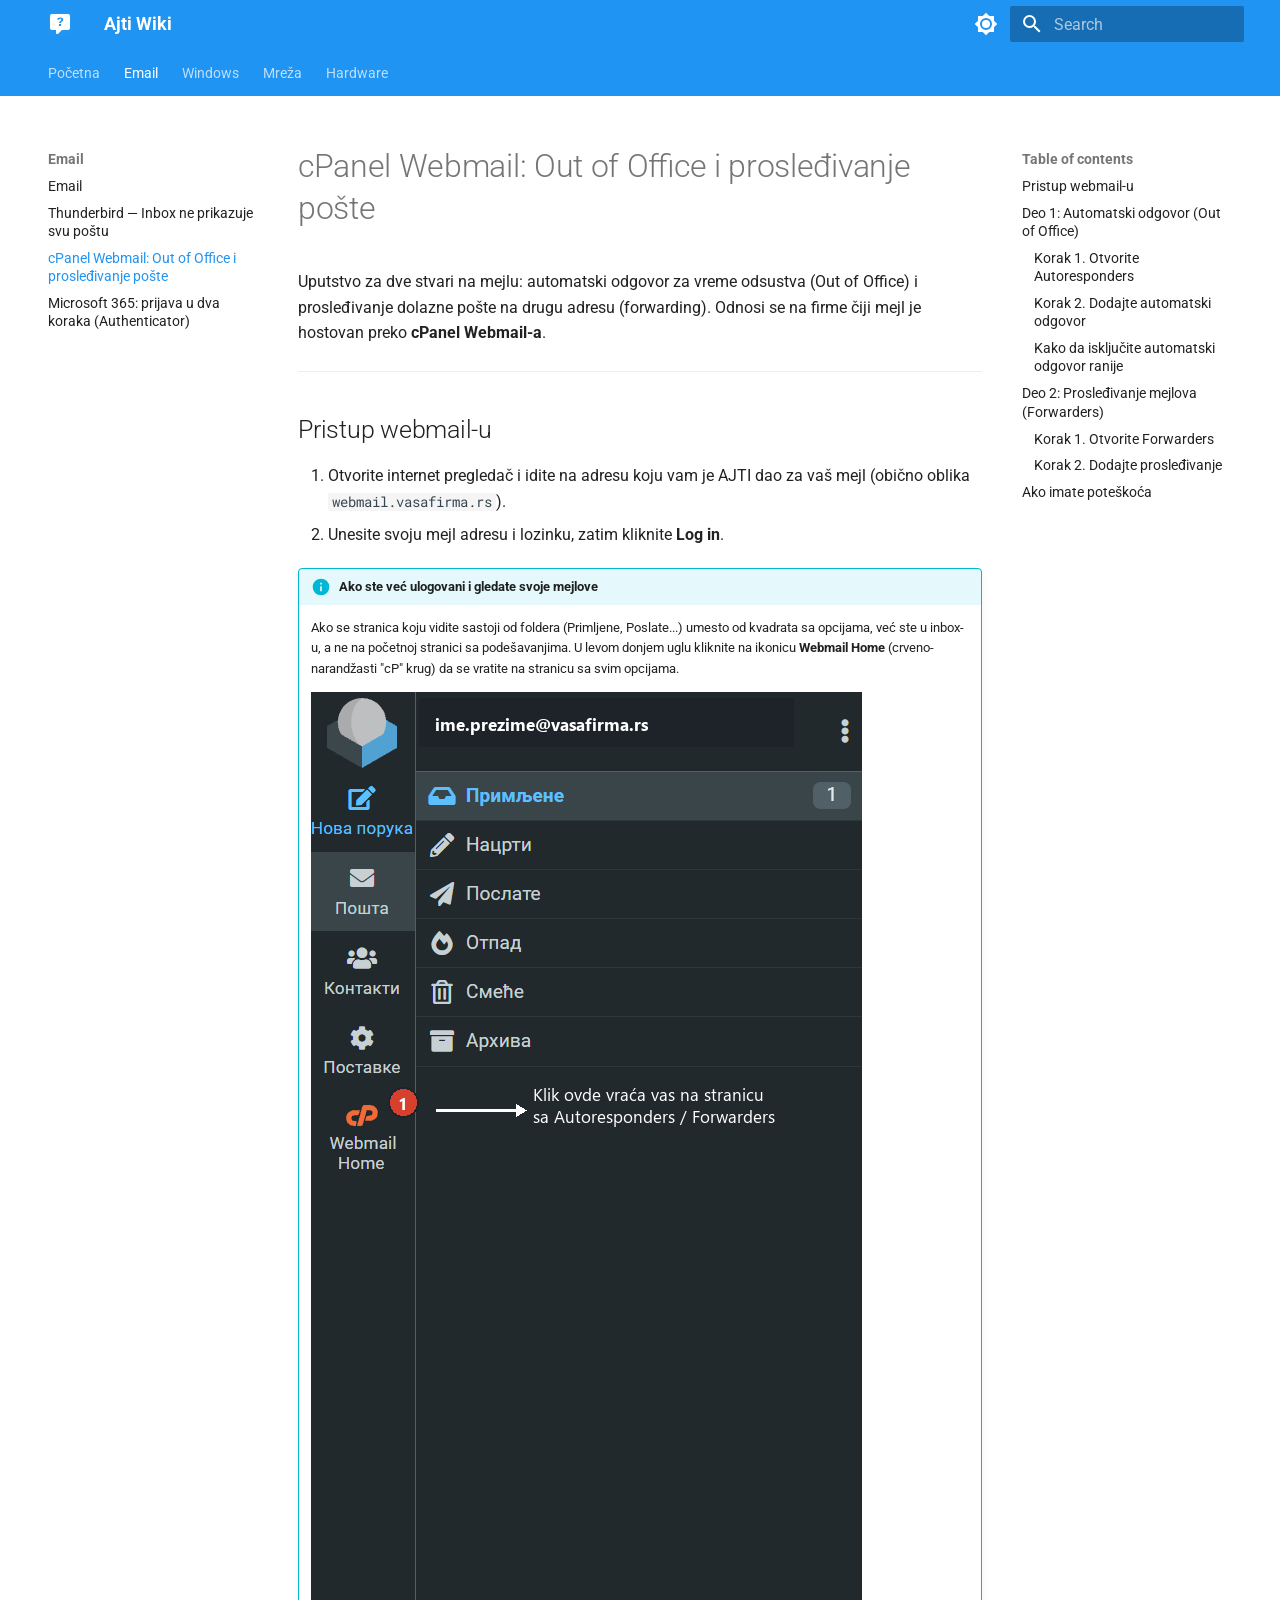
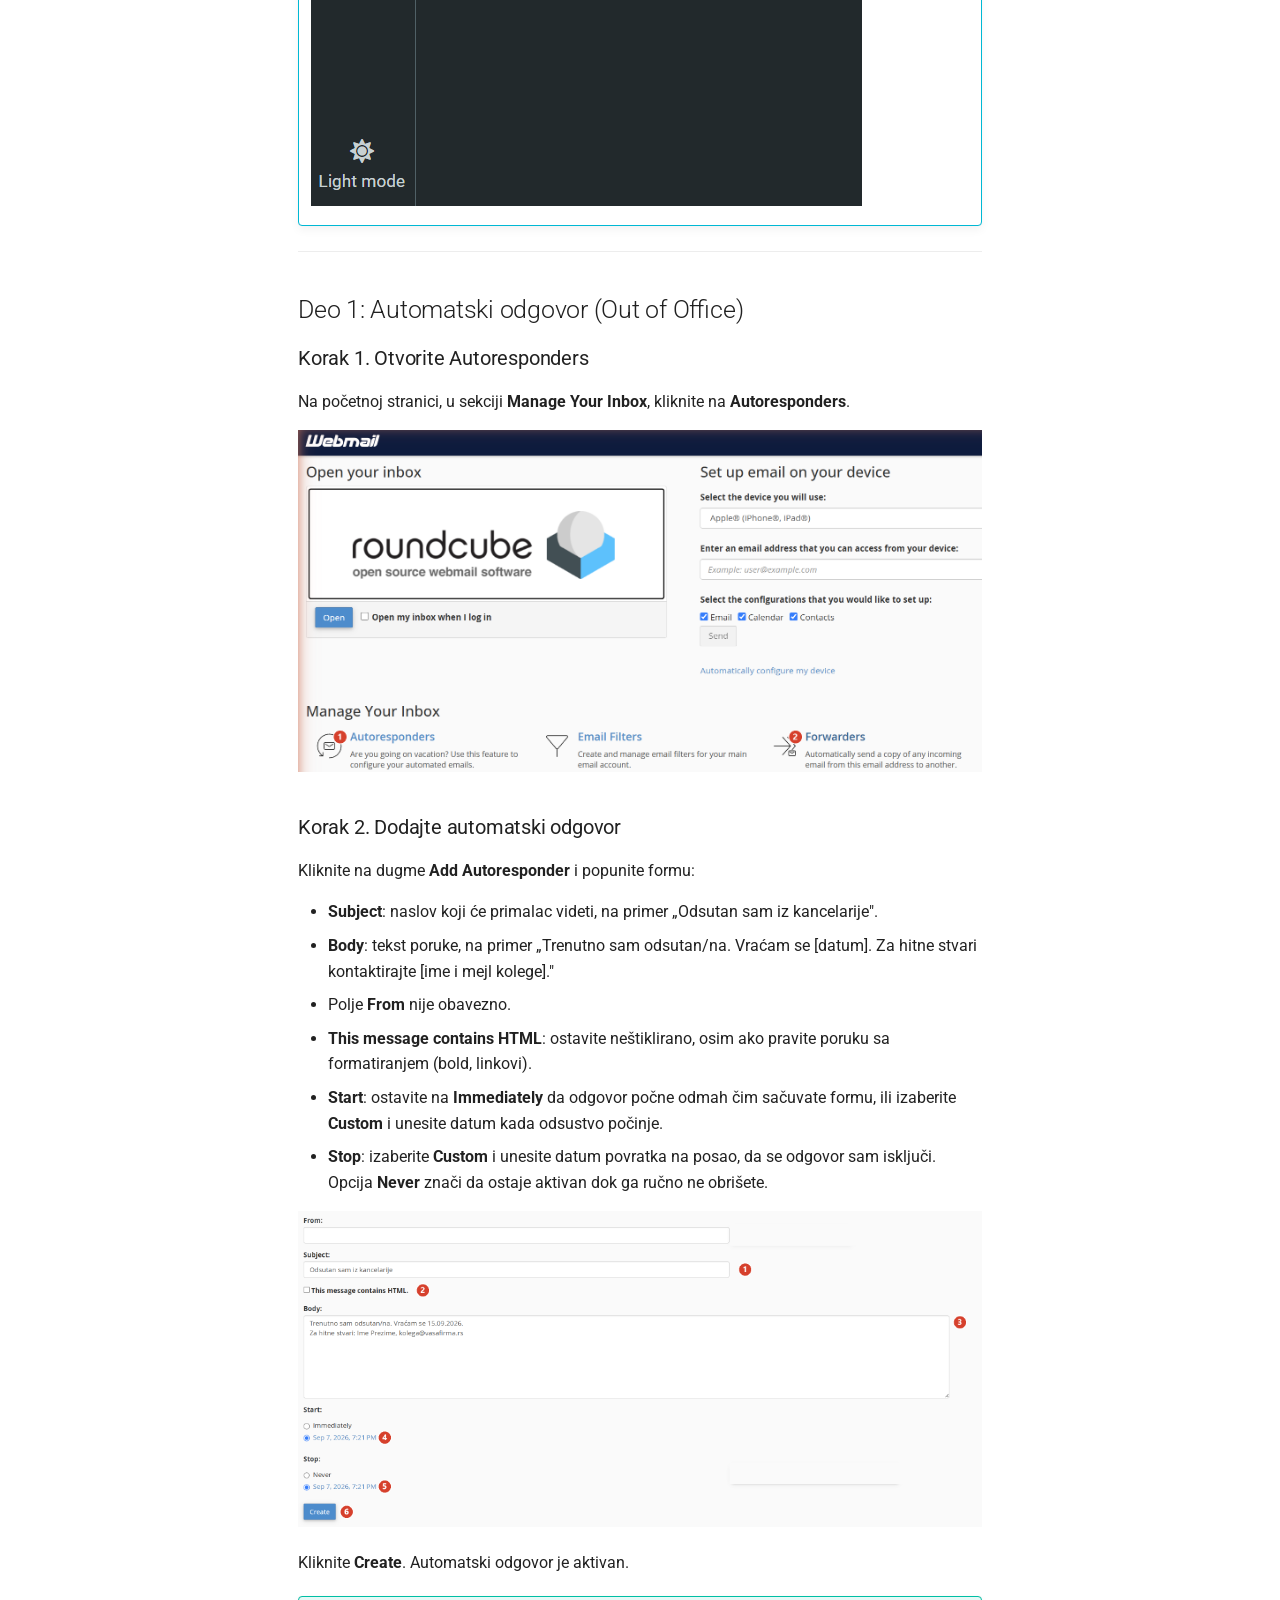
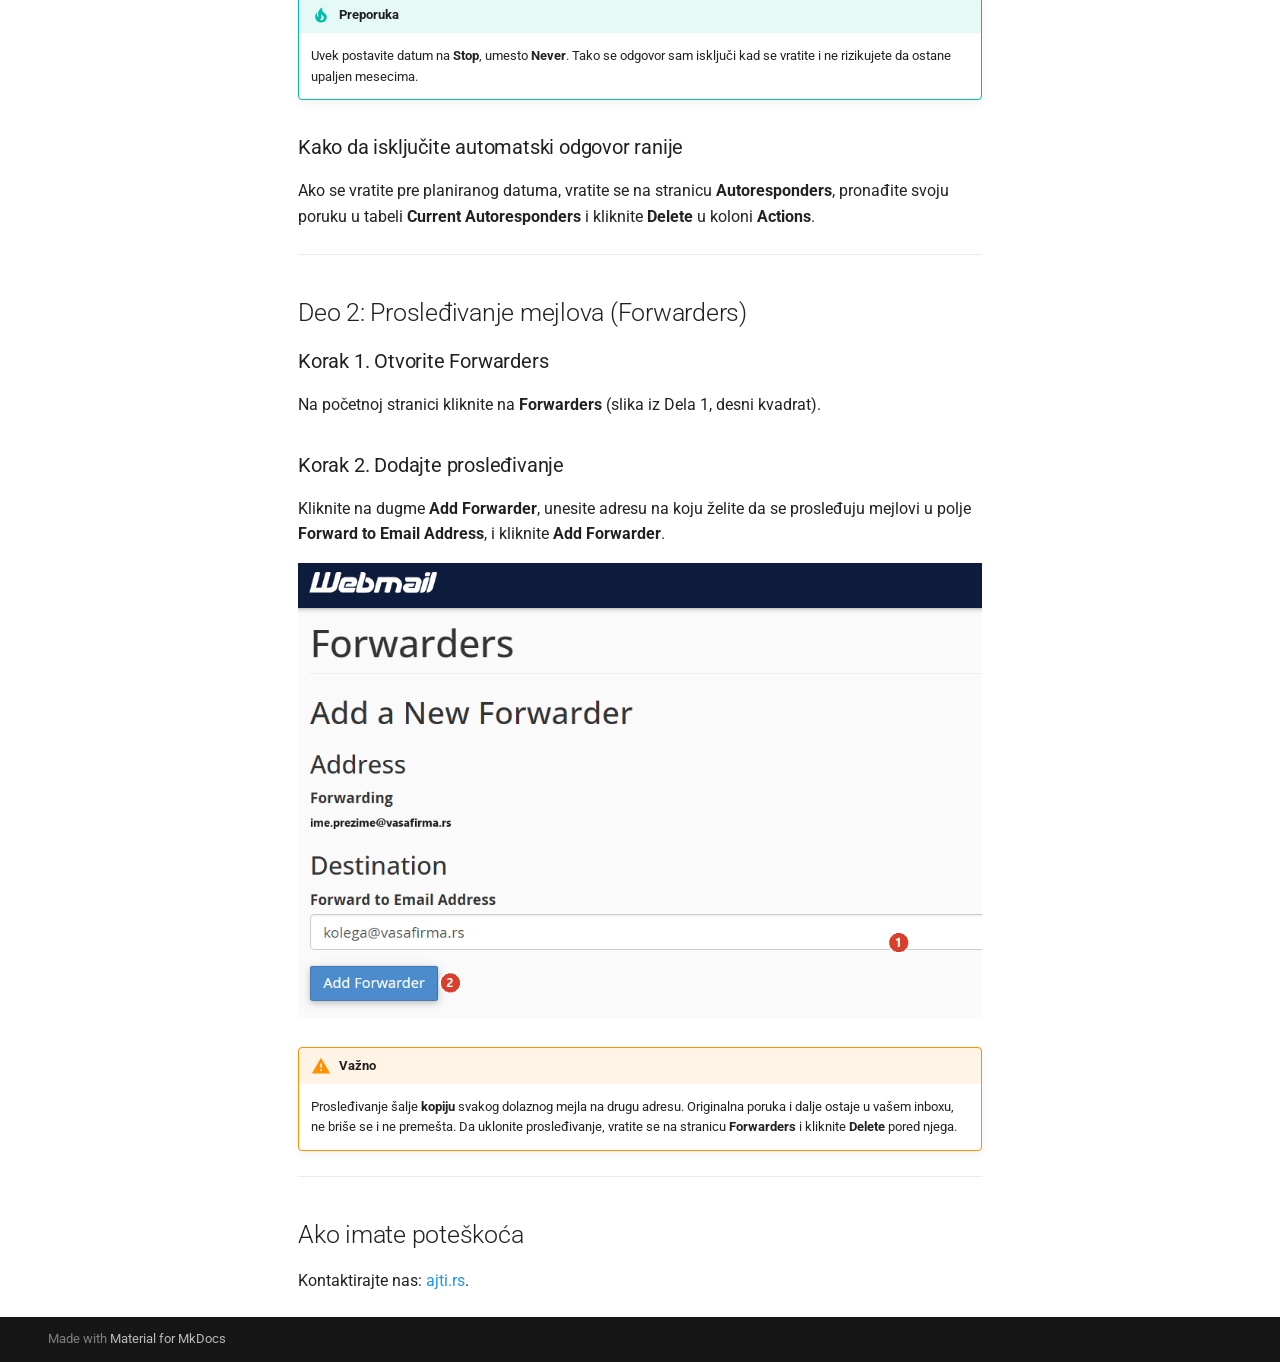
<file: email/cpanel-webmail-out-of-office-forwarding/index.html>
<!doctype html>
<html lang="en" class="no-js">
  <head>
    
      <meta charset="utf-8">
      <meta name="viewport" content="width=device-width,initial-scale=1">
      
        <meta name="description" content="Baza znanja — česti IT problemi i rešenja">
      
      
        <meta name="author" content="AJTI">
      
      
        <link rel="canonical" href="https://wiki.ajti.party/email/cpanel-webmail-out-of-office-forwarding/">
      
      
        <link rel="prev" href="../thunderbird-popravka-foldera/">
      
      
        <link rel="next" href="../microsoft-365-prijava-u-dva-koraka/">
      
      
        
      
      
      <link rel="icon" href="../../assets/images/favicon.svg">
      <meta name="generator" content="mkdocs-1.6.1, mkdocs-material-9.8.0">
    
    
      
        <title>cPanel Webmail: Out of Office i prosleđivanje pošte - Ajti Wiki</title>
      
    
    
      <link rel="stylesheet" href="../../assets/stylesheets/main.57a0d79d.min.css">
      
        
        <link rel="stylesheet" href="../../assets/stylesheets/palette.fb2fffe2.min.css">
      
      


    
    
      
    
    
      
        
        
        <link rel="preconnect" href="https://fonts.gstatic.com" crossorigin>
        <link rel="stylesheet" href="https://fonts.googleapis.com/css?family=Roboto:300,300i,400,400i,700,700i%7CRoboto+Mono:400,400i,700,700i&display=fallback">
        <style>:root{--md-text-font:"Roboto";--md-code-font:"Roboto Mono"}</style>
      
    
    
      <link rel="stylesheet" href="../../stylesheets/extra.css">
    
    <script>__md_scope=new URL("../..",location),__md_hash=e=>[...e].reduce(((e,_)=>(e<<5)-e+_.charCodeAt(0)),0),__md_get=(e,_=localStorage,t=__md_scope)=>JSON.parse(_.getItem(t.pathname+"."+e)),__md_set=(e,_,t=localStorage,a=__md_scope)=>{try{t.setItem(a.pathname+"."+e,JSON.stringify(_))}catch(e){}}</script>
    
      

    
    
  </head>
  
  
    
    
      
    
    
    
    
    <body dir="ltr" data-md-color-scheme="default" data-md-color-primary="blue" data-md-color-accent="blue">
  
    
    <input class="md-toggle" data-md-toggle="drawer" type="checkbox" id="__drawer" autocomplete="off">
    <input class="md-toggle" data-md-toggle="search" type="checkbox" id="__search" autocomplete="off">
    <label class="md-overlay" for="__drawer"></label>
    <div data-md-component="skip">
      
        
        <a href="#cpanel-webmail-out-of-office-i-prosleivanje-poste" class="md-skip">
          Skip to content
        </a>
      
    </div>
    <div data-md-component="announce">
      
    </div>
    
    
      

<header class="md-header" data-md-component="header">
  <nav class="md-header__inner md-grid" aria-label="Header">
    <a href="../.." title="Ajti Wiki" class="md-header__button md-logo" aria-label="Ajti Wiki" data-md-component="logo">
      
  <img src="../../assets/images/favicon.svg" alt="logo">

    </a>
    <label class="md-header__button md-icon" for="__drawer">
      
      <svg xmlns="http://www.w3.org/2000/svg" viewBox="0 0 24 24"><path d="M3 6h18v2H3zm0 5h18v2H3zm0 5h18v2H3z"/></svg>
    </label>
    <div class="md-header__title" data-md-component="header-title">
      <div class="md-header__ellipsis">
        <div class="md-header__topic">
          <span class="md-ellipsis">
            Ajti Wiki
          </span>
        </div>
        <div class="md-header__topic" data-md-component="header-topic">
          <span class="md-ellipsis">
            
              cPanel Webmail: Out of Office i prosleđivanje pošte
            
          </span>
        </div>
      </div>
    </div>
    
      
        <form class="md-header__option" data-md-component="palette">
  
    
    
    
    <input class="md-option" data-md-color-media="" data-md-color-scheme="default" data-md-color-primary="blue" data-md-color-accent="blue"  aria-label="Switch to dark mode"  type="radio" name="__palette" id="__palette_0">
    
      <label class="md-header__button md-icon" title="Switch to dark mode" for="__palette_1" hidden>
        <svg xmlns="http://www.w3.org/2000/svg" viewBox="0 0 24 24"><path d="M12 8a4 4 0 0 0-4 4 4 4 0 0 0 4 4 4 4 0 0 0 4-4 4 4 0 0 0-4-4m0 10a6 6 0 0 1-6-6 6 6 0 0 1 6-6 6 6 0 0 1 6 6 6 6 0 0 1-6 6m8-9.31V4h-4.69L12 .69 8.69 4H4v4.69L.69 12 4 15.31V20h4.69L12 23.31 15.31 20H20v-4.69L23.31 12z"/></svg>
      </label>
    
  
    
    
    
    <input class="md-option" data-md-color-media="" data-md-color-scheme="slate" data-md-color-primary="blue" data-md-color-accent="blue"  aria-label="Switch to light mode"  type="radio" name="__palette" id="__palette_1">
    
      <label class="md-header__button md-icon" title="Switch to light mode" for="__palette_0" hidden>
        <svg xmlns="http://www.w3.org/2000/svg" viewBox="0 0 24 24"><path d="M12 18c-.89 0-1.74-.2-2.5-.55C11.56 16.5 13 14.42 13 12s-1.44-4.5-3.5-5.45C10.26 6.2 11.11 6 12 6a6 6 0 0 1 6 6 6 6 0 0 1-6 6m8-9.31V4h-4.69L12 .69 8.69 4H4v4.69L.69 12 4 15.31V20h4.69L12 23.31 15.31 20H20v-4.69L23.31 12z"/></svg>
      </label>
    
  
</form>
      
    
    
      <script>var palette=__md_get("__palette");if(palette&&palette.color){if("(prefers-color-scheme)"===palette.color.media){var media=matchMedia("(prefers-color-scheme: light)"),input=document.querySelector(media.matches?"[data-md-color-media='(prefers-color-scheme: light)']":"[data-md-color-media='(prefers-color-scheme: dark)']");palette.color.media=input.getAttribute("data-md-color-media"),palette.color.scheme=input.getAttribute("data-md-color-scheme"),palette.color.primary=input.getAttribute("data-md-color-primary"),palette.color.accent=input.getAttribute("data-md-color-accent")}for(var[key,value]of Object.entries(palette.color))document.body.setAttribute("data-md-color-"+key,value)}</script>
    
    
    
      
      
        <label class="md-header__button md-icon" for="__search">
          
          <svg xmlns="http://www.w3.org/2000/svg" viewBox="0 0 24 24"><path d="M9.5 3A6.5 6.5 0 0 1 16 9.5c0 1.61-.59 3.09-1.56 4.23l.27.27h.79l5 5-1.5 1.5-5-5v-.79l-.27-.27A6.52 6.52 0 0 1 9.5 16 6.5 6.5 0 0 1 3 9.5 6.5 6.5 0 0 1 9.5 3m0 2C7 5 5 7 5 9.5S7 14 9.5 14 14 12 14 9.5 12 5 9.5 5"/></svg>
        </label>
        <div class="md-search" data-md-component="search" role="dialog">
  <label class="md-search__overlay" for="__search"></label>
  <div class="md-search__inner" role="search">
    <form class="md-search__form" name="search">
      <input type="text" class="md-search__input" name="query" aria-label="Search" placeholder="Search" autocapitalize="off" autocorrect="off" autocomplete="off" spellcheck="false" data-md-component="search-query" required>
      <label class="md-search__icon md-icon" for="__search">
        
        <svg xmlns="http://www.w3.org/2000/svg" viewBox="0 0 24 24"><path d="M9.5 3A6.5 6.5 0 0 1 16 9.5c0 1.61-.59 3.09-1.56 4.23l.27.27h.79l5 5-1.5 1.5-5-5v-.79l-.27-.27A6.52 6.52 0 0 1 9.5 16 6.5 6.5 0 0 1 3 9.5 6.5 6.5 0 0 1 9.5 3m0 2C7 5 5 7 5 9.5S7 14 9.5 14 14 12 14 9.5 12 5 9.5 5"/></svg>
        
        <svg xmlns="http://www.w3.org/2000/svg" viewBox="0 0 24 24"><path d="M20 11v2H8l5.5 5.5-1.42 1.42L4.16 12l7.92-7.92L13.5 5.5 8 11z"/></svg>
      </label>
      <nav class="md-search__options" aria-label="Search">
        
        <button type="reset" class="md-search__icon md-icon" title="Clear" aria-label="Clear" tabindex="-1">
          
          <svg xmlns="http://www.w3.org/2000/svg" viewBox="0 0 24 24"><path d="M19 6.41 17.59 5 12 10.59 6.41 5 5 6.41 10.59 12 5 17.59 6.41 19 12 13.41 17.59 19 19 17.59 13.41 12z"/></svg>
        </button>
      </nav>
      
        <div class="md-search__suggest" data-md-component="search-suggest"></div>
      
    </form>
    <div class="md-search__output">
      <div class="md-search__scrollwrap" tabindex="0" data-md-scrollfix>
        <div class="md-search-result" data-md-component="search-result">
          <div class="md-search-result__meta">
            Initializing search
          </div>
          <ol class="md-search-result__list" role="presentation"></ol>
        </div>
      </div>
    </div>
  </div>
</div>
      
    
    
  </nav>
  
</header>
    
    <div class="md-container" data-md-component="container">
      
      
        
          
            
<nav class="md-tabs" aria-label="Tabs" data-md-component="tabs">
  <div class="md-grid">
    <ul class="md-tabs__list">
      
        
  
  
  
  
    <li class="md-tabs__item">
      <a href="../.." class="md-tabs__link">
        
  
  
    
  
  Početna

      </a>
    </li>
  

      
        
  
  
  
    
  
  
    
    
      <li class="md-tabs__item md-tabs__item--active">
        <a href="../" class="md-tabs__link">
          
  
  
  Email

        </a>
      </li>
    
  

      
        
  
  
  
  
    
    
      <li class="md-tabs__item">
        <a href="../../windows/" class="md-tabs__link">
          
  
  
  Windows

        </a>
      </li>
    
  

      
        
  
  
  
  
    
    
      <li class="md-tabs__item">
        <a href="../../network/" class="md-tabs__link">
          
  
  
  Mreža

        </a>
      </li>
    
  

      
        
  
  
  
  
    
    
      <li class="md-tabs__item">
        <a href="../../hardware/" class="md-tabs__link">
          
  
  
  Hardware

        </a>
      </li>
    
  

      
    </ul>
  </div>
</nav>
          
        
      
      <main class="md-main" data-md-component="main">
        <div class="md-main__inner md-grid">
          
            
              
              <div class="md-sidebar md-sidebar--primary" data-md-component="sidebar" data-md-type="navigation" >
                <div class="md-sidebar__scrollwrap">
                  <div class="md-sidebar__inner">
                    


  


<nav class="md-nav md-nav--primary md-nav--lifted" aria-label="Navigation" data-md-level="0">
  <label class="md-nav__title" for="__drawer">
    <a href="../.." title="Ajti Wiki" class="md-nav__button md-logo" aria-label="Ajti Wiki" data-md-component="logo">
      
  <img src="../../assets/images/favicon.svg" alt="logo">

    </a>
    Ajti Wiki
  </label>
  
  <ul class="md-nav__list" data-md-scrollfix>
    
      
      
  
  
  
  
    <li class="md-nav__item">
      <a href="../.." class="md-nav__link">
        
  
  
  <span class="md-ellipsis">
    
  
    Početna
  

    
  </span>
  
  

      </a>
    </li>
  

    
      
      
  
  
    
  
  
  
    
    
    
    
      
        
        
      
      
        
      
    
    
    <li class="md-nav__item md-nav__item--active md-nav__item--section md-nav__item--nested">
      
        
        
        <input class="md-nav__toggle md-toggle " type="checkbox" id="__nav_2" checked>
        
          
          <label class="md-nav__link" for="__nav_2" id="__nav_2_label" tabindex="">
            
  
  
  <span class="md-ellipsis">
    
  
    Email
  

    
  </span>
  
  

            <span class="md-nav__icon md-icon"></span>
          </label>
        
        <nav class="md-nav" data-md-level="1" aria-labelledby="__nav_2_label" aria-expanded="true">
          <label class="md-nav__title" for="__nav_2">
            <span class="md-nav__icon md-icon"></span>
            
  
    Email
  

          </label>
          <ul class="md-nav__list" data-md-scrollfix>
            
              
                
  
  
  
  
    <li class="md-nav__item">
      <a href="../" class="md-nav__link">
        
  
  
  <span class="md-ellipsis">
    
  
    Email
  

    
  </span>
  
  

      </a>
    </li>
  

              
            
              
                
  
  
  
  
    <li class="md-nav__item">
      <a href="../thunderbird-popravka-foldera/" class="md-nav__link">
        
  
  
  <span class="md-ellipsis">
    
  
    Thunderbird — Inbox ne prikazuje svu poštu
  

    
  </span>
  
  

      </a>
    </li>
  

              
            
              
                
  
  
    
  
  
  
    <li class="md-nav__item md-nav__item--active">
      
      <input class="md-nav__toggle md-toggle" type="checkbox" id="__toc">
      
      
        
      
      
        <label class="md-nav__link md-nav__link--active" for="__toc">
          
  
  
  <span class="md-ellipsis">
    
  
    cPanel Webmail: Out of Office i prosleđivanje pošte
  

    
  </span>
  
  

          <span class="md-nav__icon md-icon"></span>
        </label>
      
      <a href="./" class="md-nav__link md-nav__link--active">
        
  
  
  <span class="md-ellipsis">
    
  
    cPanel Webmail: Out of Office i prosleđivanje pošte
  

    
  </span>
  
  

      </a>
      
        

<nav class="md-nav md-nav--secondary" aria-label="Table of contents">
  
  
  
    
  
  
    <label class="md-nav__title" for="__toc">
      <span class="md-nav__icon md-icon"></span>
      Table of contents
    </label>
    <ul class="md-nav__list" data-md-component="toc" data-md-scrollfix>
      
        <li class="md-nav__item">
  <a href="#pristup-webmail-u" class="md-nav__link">
    <span class="md-ellipsis">
      
        Pristup webmail-u
      
    </span>
  </a>
  
</li>
      
        <li class="md-nav__item">
  <a href="#deo-1-automatski-odgovor-out-of-office" class="md-nav__link">
    <span class="md-ellipsis">
      
        Deo 1: Automatski odgovor (Out of Office)
      
    </span>
  </a>
  
    <nav class="md-nav" aria-label="Deo 1: Automatski odgovor (Out of Office)">
      <ul class="md-nav__list">
        
          <li class="md-nav__item">
  <a href="#korak-1-otvorite-autoresponders" class="md-nav__link">
    <span class="md-ellipsis">
      
        Korak 1. Otvorite Autoresponders
      
    </span>
  </a>
  
</li>
        
          <li class="md-nav__item">
  <a href="#korak-2-dodajte-automatski-odgovor" class="md-nav__link">
    <span class="md-ellipsis">
      
        Korak 2. Dodajte automatski odgovor
      
    </span>
  </a>
  
</li>
        
          <li class="md-nav__item">
  <a href="#kako-da-iskljucite-automatski-odgovor-ranije" class="md-nav__link">
    <span class="md-ellipsis">
      
        Kako da isključite automatski odgovor ranije
      
    </span>
  </a>
  
</li>
        
      </ul>
    </nav>
  
</li>
      
        <li class="md-nav__item">
  <a href="#deo-2-prosleivanje-mejlova-forwarders" class="md-nav__link">
    <span class="md-ellipsis">
      
        Deo 2: Prosleđivanje mejlova (Forwarders)
      
    </span>
  </a>
  
    <nav class="md-nav" aria-label="Deo 2: Prosleđivanje mejlova (Forwarders)">
      <ul class="md-nav__list">
        
          <li class="md-nav__item">
  <a href="#korak-1-otvorite-forwarders" class="md-nav__link">
    <span class="md-ellipsis">
      
        Korak 1. Otvorite Forwarders
      
    </span>
  </a>
  
</li>
        
          <li class="md-nav__item">
  <a href="#korak-2-dodajte-prosleivanje" class="md-nav__link">
    <span class="md-ellipsis">
      
        Korak 2. Dodajte prosleđivanje
      
    </span>
  </a>
  
</li>
        
      </ul>
    </nav>
  
</li>
      
        <li class="md-nav__item">
  <a href="#ako-imate-poteskoca" class="md-nav__link">
    <span class="md-ellipsis">
      
        Ako imate poteškoća
      
    </span>
  </a>
  
</li>
      
    </ul>
  
</nav>
      
    </li>
  

              
            
              
                
  
  
  
  
    <li class="md-nav__item">
      <a href="../microsoft-365-prijava-u-dva-koraka/" class="md-nav__link">
        
  
  
  <span class="md-ellipsis">
    
  
    Microsoft 365: prijava u dva koraka (Authenticator)
  

    
  </span>
  
  

      </a>
    </li>
  

              
            
          </ul>
        </nav>
      
    </li>
  

    
      
      
  
  
  
  
    
    
    
    
      
      
        
      
    
    
    <li class="md-nav__item md-nav__item--nested">
      
        
        
        <input class="md-nav__toggle md-toggle " type="checkbox" id="__nav_3" >
        
          
          <label class="md-nav__link" for="__nav_3" id="__nav_3_label" tabindex="0">
            
  
  
  <span class="md-ellipsis">
    
  
    Windows
  

    
  </span>
  
  

            <span class="md-nav__icon md-icon"></span>
          </label>
        
        <nav class="md-nav" data-md-level="1" aria-labelledby="__nav_3_label" aria-expanded="false">
          <label class="md-nav__title" for="__nav_3">
            <span class="md-nav__icon md-icon"></span>
            
  
    Windows
  

          </label>
          <ul class="md-nav__list" data-md-scrollfix>
            
              
                
  
  
  
  
    <li class="md-nav__item">
      <a href="../../windows/" class="md-nav__link">
        
  
  
  <span class="md-ellipsis">
    
  
    Windows
  

    
  </span>
  
  

      </a>
    </li>
  

              
            
              
                
  
  
  
  
    
    
    
    
      
      
        
      
    
    
    <li class="md-nav__item md-nav__item--nested">
      
        
        
        <input class="md-nav__toggle md-toggle " type="checkbox" id="__nav_3_2" >
        
          
          <label class="md-nav__link" for="__nav_3_2" id="__nav_3_2_label" tabindex="0">
            
  
  
  <span class="md-ellipsis">
    
  
    SAP GUI
  

    
  </span>
  
  

            <span class="md-nav__icon md-icon"></span>
          </label>
        
        <nav class="md-nav" data-md-level="2" aria-labelledby="__nav_3_2_label" aria-expanded="false">
          <label class="md-nav__title" for="__nav_3_2">
            <span class="md-nav__icon md-icon"></span>
            
  
    SAP GUI
  

          </label>
          <ul class="md-nav__list" data-md-scrollfix>
            
              
                
  
  
  
  
    <li class="md-nav__item">
      <a href="../../windows/SAP-GUI-800-Instalacija/" class="md-nav__link">
        
  
  
  <span class="md-ellipsis">
    
  
    SAP GUI 8.00 Instalacija
  

    
  </span>
  
  

      </a>
    </li>
  

              
            
              
                
  
  
  
  
    <li class="md-nav__item">
      <a href="../../windows/SAP-GUI-Jezik-i-Izgled/" class="md-nav__link">
        
  
  
  <span class="md-ellipsis">
    
  
    SAP GUI Jezik i Izgled
  

    
  </span>
  
  

      </a>
    </li>
  

              
            
          </ul>
        </nav>
      
    </li>
  

              
            
              
                
  
  
  
  
    <li class="md-nav__item">
      <a href="../../windows/CheckPoint-Mobile-VPN-Instalacija/" class="md-nav__link">
        
  
  
  <span class="md-ellipsis">
    
  
    CheckPoint Mobile VPN Instalacija
  

    
  </span>
  
  

      </a>
    </li>
  

              
            
              
                
  
  
  
  
    <li class="md-nav__item">
      <a href="../../windows/Hal-E-Bank-Nadogradnja/" class="md-nav__link">
        
  
  
  <span class="md-ellipsis">
    
  
    Hal E-Bank Nadogradnja (Personal i Corporate)
  

    
  </span>
  
  

      </a>
    </li>
  

              
            
          </ul>
        </nav>
      
    </li>
  

    
      
      
  
  
  
  
    
    
    
    
      
      
        
      
    
    
    <li class="md-nav__item md-nav__item--nested">
      
        
        
        <input class="md-nav__toggle md-toggle " type="checkbox" id="__nav_4" >
        
          
          <label class="md-nav__link" for="__nav_4" id="__nav_4_label" tabindex="0">
            
  
  
  <span class="md-ellipsis">
    
  
    Mreža
  

    
  </span>
  
  

            <span class="md-nav__icon md-icon"></span>
          </label>
        
        <nav class="md-nav" data-md-level="1" aria-labelledby="__nav_4_label" aria-expanded="false">
          <label class="md-nav__title" for="__nav_4">
            <span class="md-nav__icon md-icon"></span>
            
  
    Mreža
  

          </label>
          <ul class="md-nav__list" data-md-scrollfix>
            
              
                
  
  
  
  
    <li class="md-nav__item">
      <a href="../../network/" class="md-nav__link">
        
  
  
  <span class="md-ellipsis">
    
  
    Mreža
  

    
  </span>
  
  

      </a>
    </li>
  

              
            
              
                
  
  
  
  
    <li class="md-nav__item">
      <a href="../../network/prime-media-sftp-upload/" class="md-nav__link">
        
  
  
  <span class="md-ellipsis">
    
  
    Prime Media — SFTP Upload
  

    
  </span>
  
  

      </a>
    </li>
  

              
            
          </ul>
        </nav>
      
    </li>
  

    
      
      
  
  
  
  
    
    
    
    
      
      
        
      
    
    
    <li class="md-nav__item md-nav__item--nested">
      
        
        
        <input class="md-nav__toggle md-toggle " type="checkbox" id="__nav_5" >
        
          
          <label class="md-nav__link" for="__nav_5" id="__nav_5_label" tabindex="0">
            
  
  
  <span class="md-ellipsis">
    
  
    Hardware
  

    
  </span>
  
  

            <span class="md-nav__icon md-icon"></span>
          </label>
        
        <nav class="md-nav" data-md-level="1" aria-labelledby="__nav_5_label" aria-expanded="false">
          <label class="md-nav__title" for="__nav_5">
            <span class="md-nav__icon md-icon"></span>
            
  
    Hardware
  

          </label>
          <ul class="md-nav__list" data-md-scrollfix>
            
              
                
  
  
  
  
    <li class="md-nav__item">
      <a href="../../hardware/" class="md-nav__link">
        
  
  
  <span class="md-ellipsis">
    
  
    Hardware
  

    
  </span>
  
  

      </a>
    </li>
  

              
            
              
                
  
  
  
  
    <li class="md-nav__item">
      <a href="../../hardware/elcom-tag-aktivacija/" class="md-nav__link">
        
  
  
  <span class="md-ellipsis">
    
  
    Elcom — Aktivacija TAG-a
  

    
  </span>
  
  

      </a>
    </li>
  

              
            
          </ul>
        </nav>
      
    </li>
  

    
  </ul>
</nav>
                  </div>
                </div>
              </div>
            
            
              
              <div class="md-sidebar md-sidebar--secondary" data-md-component="sidebar" data-md-type="toc" >
                <div class="md-sidebar__scrollwrap">
                  <div class="md-sidebar__inner">
                    

<nav class="md-nav md-nav--secondary" aria-label="Table of contents">
  
  
  
    
  
  
    <label class="md-nav__title" for="__toc">
      <span class="md-nav__icon md-icon"></span>
      Table of contents
    </label>
    <ul class="md-nav__list" data-md-component="toc" data-md-scrollfix>
      
        <li class="md-nav__item">
  <a href="#pristup-webmail-u" class="md-nav__link">
    <span class="md-ellipsis">
      
        Pristup webmail-u
      
    </span>
  </a>
  
</li>
      
        <li class="md-nav__item">
  <a href="#deo-1-automatski-odgovor-out-of-office" class="md-nav__link">
    <span class="md-ellipsis">
      
        Deo 1: Automatski odgovor (Out of Office)
      
    </span>
  </a>
  
    <nav class="md-nav" aria-label="Deo 1: Automatski odgovor (Out of Office)">
      <ul class="md-nav__list">
        
          <li class="md-nav__item">
  <a href="#korak-1-otvorite-autoresponders" class="md-nav__link">
    <span class="md-ellipsis">
      
        Korak 1. Otvorite Autoresponders
      
    </span>
  </a>
  
</li>
        
          <li class="md-nav__item">
  <a href="#korak-2-dodajte-automatski-odgovor" class="md-nav__link">
    <span class="md-ellipsis">
      
        Korak 2. Dodajte automatski odgovor
      
    </span>
  </a>
  
</li>
        
          <li class="md-nav__item">
  <a href="#kako-da-iskljucite-automatski-odgovor-ranije" class="md-nav__link">
    <span class="md-ellipsis">
      
        Kako da isključite automatski odgovor ranije
      
    </span>
  </a>
  
</li>
        
      </ul>
    </nav>
  
</li>
      
        <li class="md-nav__item">
  <a href="#deo-2-prosleivanje-mejlova-forwarders" class="md-nav__link">
    <span class="md-ellipsis">
      
        Deo 2: Prosleđivanje mejlova (Forwarders)
      
    </span>
  </a>
  
    <nav class="md-nav" aria-label="Deo 2: Prosleđivanje mejlova (Forwarders)">
      <ul class="md-nav__list">
        
          <li class="md-nav__item">
  <a href="#korak-1-otvorite-forwarders" class="md-nav__link">
    <span class="md-ellipsis">
      
        Korak 1. Otvorite Forwarders
      
    </span>
  </a>
  
</li>
        
          <li class="md-nav__item">
  <a href="#korak-2-dodajte-prosleivanje" class="md-nav__link">
    <span class="md-ellipsis">
      
        Korak 2. Dodajte prosleđivanje
      
    </span>
  </a>
  
</li>
        
      </ul>
    </nav>
  
</li>
      
        <li class="md-nav__item">
  <a href="#ako-imate-poteskoca" class="md-nav__link">
    <span class="md-ellipsis">
      
        Ako imate poteškoća
      
    </span>
  </a>
  
</li>
      
    </ul>
  
</nav>
                  </div>
                </div>
              </div>
            
          
          
            <div class="md-content" data-md-component="content">
              
              <article class="md-content__inner md-typeset">
                
                  



<h1 id="cpanel-webmail-out-of-office-i-prosleivanje-poste">cPanel Webmail: Out of Office i prosleđivanje pošte<a class="headerlink" href="#cpanel-webmail-out-of-office-i-prosleivanje-poste" title="Permanent link">&para;</a></h1>
<p>Uputstvo za dve stvari na mejlu: automatski odgovor za vreme odsustva (Out of Office) i prosleđivanje dolazne pošte na drugu adresu (forwarding). Odnosi se na firme čiji mejl je hostovan preko <strong>cPanel Webmail-a</strong>.</p>
<hr />
<h2 id="pristup-webmail-u">Pristup webmail-u<a class="headerlink" href="#pristup-webmail-u" title="Permanent link">&para;</a></h2>
<ol>
<li>Otvorite internet pregledač i idite na adresu koju vam je AJTI dao za vaš mejl (obično oblika <code>webmail.vasafirma.rs</code>).</li>
<li>Unesite svoju mejl adresu i lozinku, zatim kliknite <strong>Log in</strong>.</li>
</ol>
<div class="admonition info">
<p class="admonition-title">Ako ste već ulogovani i gledate svoje mejlove</p>
<p>Ako se stranica koju vidite sastoji od foldera (Primljene, Poslate...) umesto od kvadrata sa opcijama, već ste u inbox-u, a ne na početnoj stranici sa podešavanjima. U levom donjem uglu kliknite na ikonicu <strong>Webmail Home</strong> (crveno-narandžasti "cP" krug) da se vratite na stranicu sa svim opcijama.</p>
<p><img alt="Webmail Home ikonica u inbox-u" src="../../assets/images/cpanel-webmail/04-webmail-home-icon.png" /></p>
</div>
<hr />
<h2 id="deo-1-automatski-odgovor-out-of-office">Deo 1: Automatski odgovor (Out of Office)<a class="headerlink" href="#deo-1-automatski-odgovor-out-of-office" title="Permanent link">&para;</a></h2>
<h3 id="korak-1-otvorite-autoresponders">Korak 1. Otvorite Autoresponders<a class="headerlink" href="#korak-1-otvorite-autoresponders" title="Permanent link">&para;</a></h3>
<p>Na početnoj stranici, u sekciji <strong>Manage Your Inbox</strong>, kliknite na <strong>Autoresponders</strong>.</p>
<p><img alt="Početna stranica, Autoresponders i Forwarders" src="../../assets/images/cpanel-webmail/01-portal-home.png" /></p>
<h3 id="korak-2-dodajte-automatski-odgovor">Korak 2. Dodajte automatski odgovor<a class="headerlink" href="#korak-2-dodajte-automatski-odgovor" title="Permanent link">&para;</a></h3>
<p>Kliknite na dugme <strong>Add Autoresponder</strong> i popunite formu:</p>
<ul>
<li><strong>Subject</strong>: naslov koji će primalac videti, na primer „Odsutan sam iz kancelarije".</li>
<li><strong>Body</strong>: tekst poruke, na primer „Trenutno sam odsutan/na. Vraćam se [datum]. Za hitne stvari kontaktirajte [ime i mejl kolege]."</li>
<li>Polje <strong>From</strong> nije obavezno.</li>
<li><strong>This message contains HTML</strong>: ostavite neštiklirano, osim ako pravite poruku sa formatiranjem (bold, linkovi).</li>
<li><strong>Start</strong>: ostavite na <strong>Immediately</strong> da odgovor počne odmah čim sačuvate formu, ili izaberite <strong>Custom</strong> i unesite datum kada odsustvo počinje.</li>
<li><strong>Stop</strong>: izaberite <strong>Custom</strong> i unesite datum povratka na posao, da se odgovor sam isključi. Opcija <strong>Never</strong> znači da ostaje aktivan dok ga ručno ne obrišete.</li>
</ul>
<p><img alt="Forma za automatski odgovor" src="../../assets/images/cpanel-webmail/02-autoresponder-form.png" /></p>
<p>Kliknite <strong>Create</strong>. Automatski odgovor je aktivan.</p>
<div class="admonition tip">
<p class="admonition-title">Preporuka</p>
<p>Uvek postavite datum na <strong>Stop</strong>, umesto <strong>Never</strong>. Tako se odgovor sam isključi kad se vratite i ne rizikujete da ostane upaljen mesecima.</p>
</div>
<h3 id="kako-da-iskljucite-automatski-odgovor-ranije">Kako da isključite automatski odgovor ranije<a class="headerlink" href="#kako-da-iskljucite-automatski-odgovor-ranije" title="Permanent link">&para;</a></h3>
<p>Ako se vratite pre planiranog datuma, vratite se na stranicu <strong>Autoresponders</strong>, pronađite svoju poruku u tabeli <strong>Current Autoresponders</strong> i kliknite <strong>Delete</strong> u koloni <strong>Actions</strong>.</p>
<hr />
<h2 id="deo-2-prosleivanje-mejlova-forwarders">Deo 2: Prosleđivanje mejlova (Forwarders)<a class="headerlink" href="#deo-2-prosleivanje-mejlova-forwarders" title="Permanent link">&para;</a></h2>
<h3 id="korak-1-otvorite-forwarders">Korak 1. Otvorite Forwarders<a class="headerlink" href="#korak-1-otvorite-forwarders" title="Permanent link">&para;</a></h3>
<p>Na početnoj stranici kliknite na <strong>Forwarders</strong> (slika iz Dela 1, desni kvadrat).</p>
<h3 id="korak-2-dodajte-prosleivanje">Korak 2. Dodajte prosleđivanje<a class="headerlink" href="#korak-2-dodajte-prosleivanje" title="Permanent link">&para;</a></h3>
<p>Kliknite na dugme <strong>Add Forwarder</strong>, unesite adresu na koju želite da se prosleđuju mejlovi u polje <strong>Forward to Email Address</strong>, i kliknite <strong>Add Forwarder</strong>.</p>
<p><img alt="Forma za prosleđivanje mejlova" src="../../assets/images/cpanel-webmail/03-forwarder-form.png" /></p>
<div class="admonition warning">
<p class="admonition-title">Važno</p>
<p>Prosleđivanje šalje <strong>kopiju</strong> svakog dolaznog mejla na drugu adresu. Originalna poruka i dalje ostaje u vašem inboxu, ne briše se i ne premešta. Da uklonite prosleđivanje, vratite se na stranicu <strong>Forwarders</strong> i kliknite <strong>Delete</strong> pored njega.</p>
</div>
<hr />
<h2 id="ako-imate-poteskoca">Ako imate poteškoća<a class="headerlink" href="#ako-imate-poteskoca" title="Permanent link">&para;</a></h2>
<p>Kontaktirajte nas: <a href="https://ajti.rs">ajti.rs</a>.</p>












                
              </article>
            </div>
          
          
<script>var target=document.getElementById(location.hash.slice(1));target&&target.name&&(target.checked=target.name.startsWith("__tabbed_"))</script>
        </div>
        
          <button type="button" class="md-top md-icon" data-md-component="top" hidden>
  
  <svg xmlns="http://www.w3.org/2000/svg" viewBox="0 0 24 24"><path d="M13 20h-2V8l-5.5 5.5-1.42-1.42L12 4.16l7.92 7.92-1.42 1.42L13 8z"/></svg>
  Back to top
</button>
        
      </main>
      
        <footer class="md-footer">
  
  <div class="md-footer-meta md-typeset">
    <div class="md-footer-meta__inner md-grid">
      <div class="md-copyright">
  
  
    Made with
    <a href="https://squidfunk.github.io/mkdocs-material/" target="_blank" rel="noopener">
      Material for MkDocs
    </a>
  
</div>
      
    </div>
  </div>
</footer>
      
    </div>
    <div class="md-dialog" data-md-component="dialog">
      <div class="md-dialog__inner md-typeset"></div>
    </div>
    
    
    
      
      
      <script id="__config" type="application/json">{"annotate": null, "base": "../..", "features": ["navigation.tabs", "navigation.sections", "navigation.top", "search.suggest", "search.highlight", "content.code.copy"], "search": "../../assets/javascripts/workers/search.a7633da7.min.js", "tags": null, "translations": {"clipboard.copied": "Copied to clipboard", "clipboard.copy": "Copy to clipboard", "search.result.more.one": "1 more on this page", "search.result.more.other": "# more on this page", "search.result.none": "No matching documents", "search.result.one": "1 matching document", "search.result.other": "# matching documents", "search.result.placeholder": "Type to start searching", "search.result.term.missing": "Missing", "select.version": "Select version"}, "version": null}</script>
    
    
      <script src="../../assets/javascripts/bundle.c21346df.min.js"></script>
      
    
  </body>
</html>
</file>
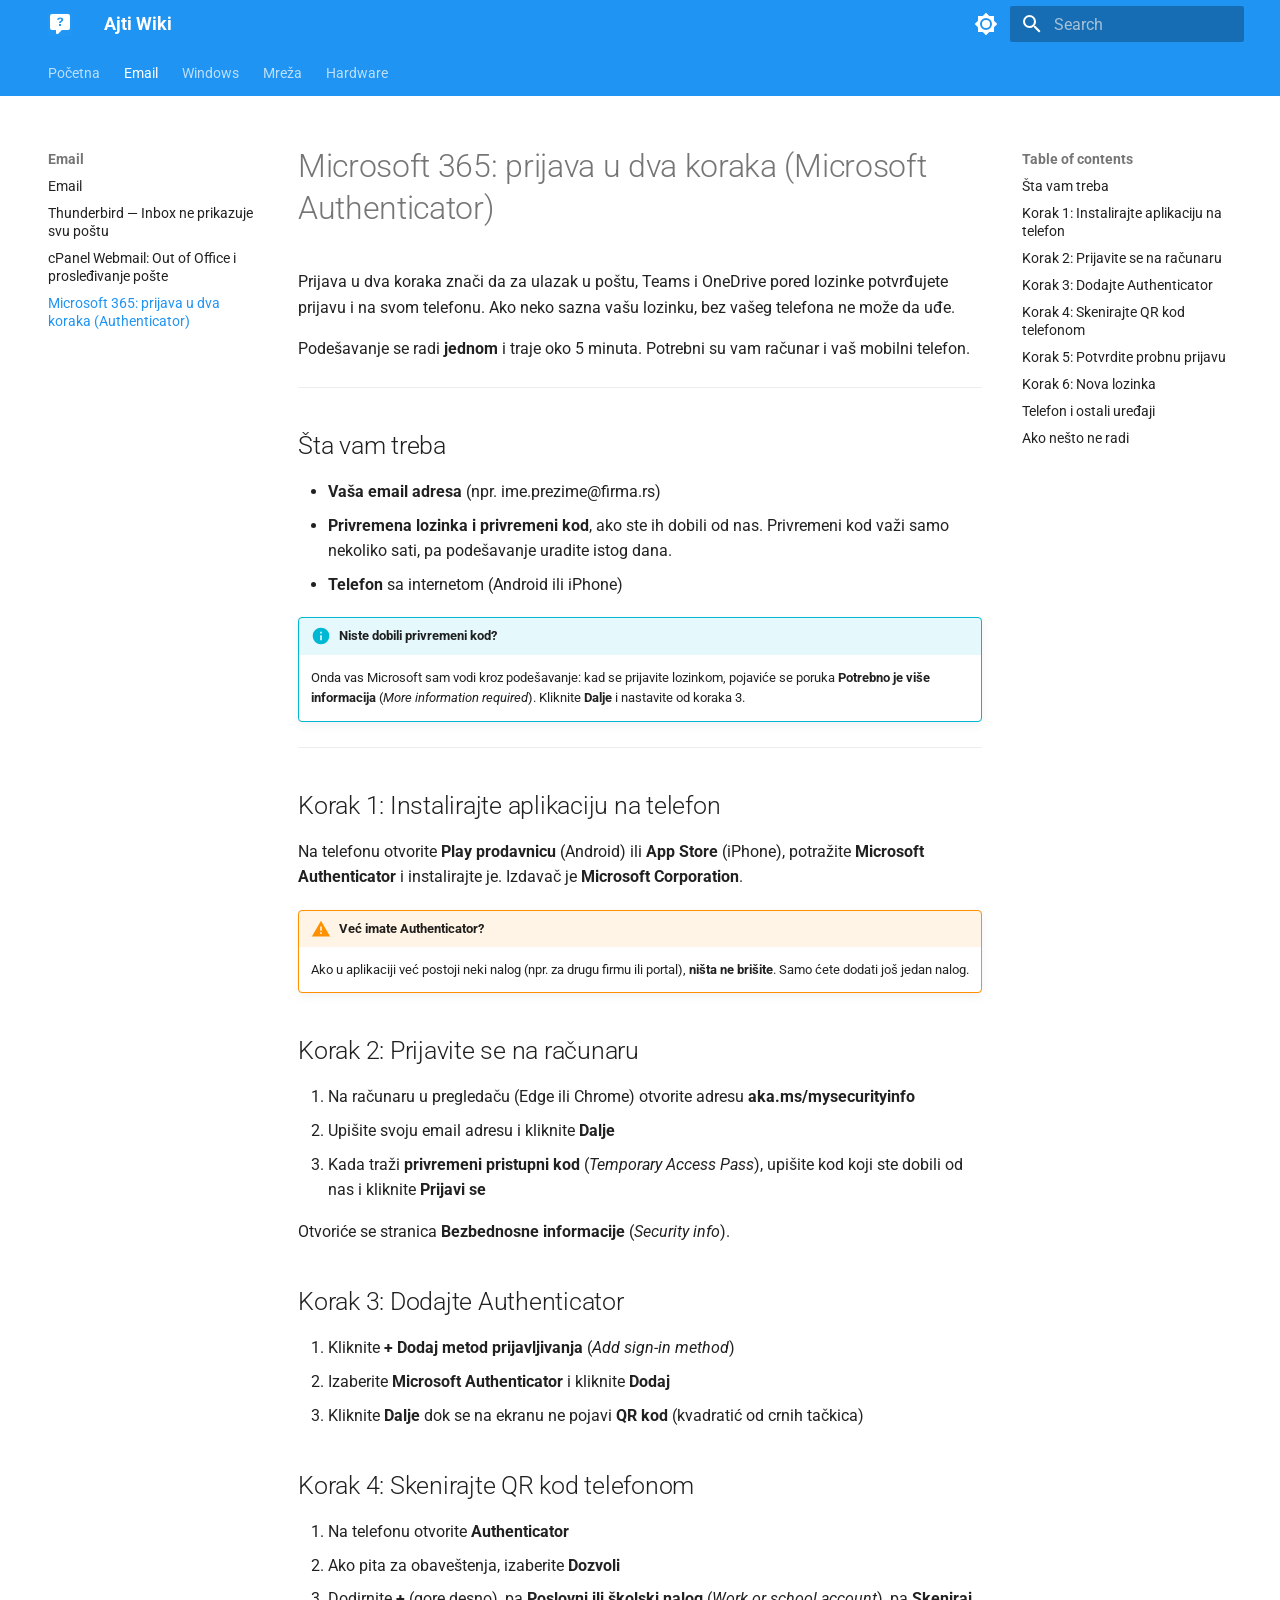
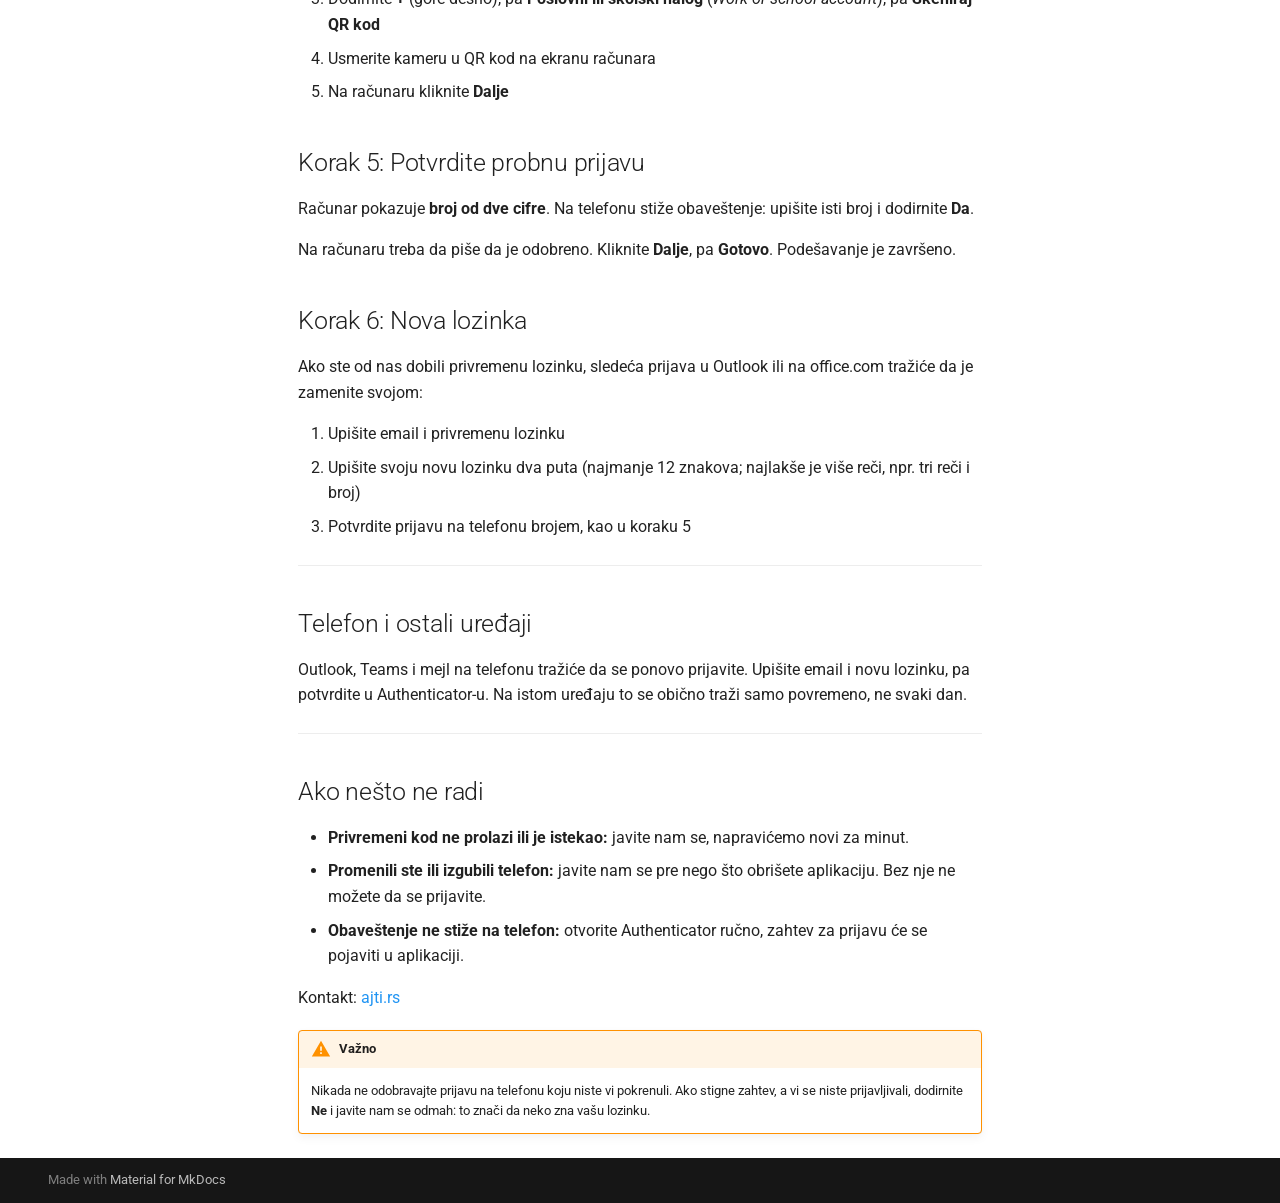
<file: email/microsoft-365-prijava-u-dva-koraka/index.html>
<!doctype html>
<html lang="en" class="no-js">
  <head>
    
      <meta charset="utf-8">
      <meta name="viewport" content="width=device-width,initial-scale=1">
      
        <meta name="description" content="Baza znanja — česti IT problemi i rešenja">
      
      
        <meta name="author" content="AJTI">
      
      
        <link rel="canonical" href="https://wiki.ajti.party/email/microsoft-365-prijava-u-dva-koraka/">
      
      
        <link rel="prev" href="../cpanel-webmail-out-of-office-forwarding/">
      
      
        <link rel="next" href="../../windows/">
      
      
        
      
      
      <link rel="icon" href="../../assets/images/favicon.svg">
      <meta name="generator" content="mkdocs-1.6.1, mkdocs-material-9.8.0">
    
    
      
        <title>Microsoft 365: prijava u dva koraka (Authenticator) - Ajti Wiki</title>
      
    
    
      <link rel="stylesheet" href="../../assets/stylesheets/main.57a0d79d.min.css">
      
        
        <link rel="stylesheet" href="../../assets/stylesheets/palette.fb2fffe2.min.css">
      
      


    
    
      
    
    
      
        
        
        <link rel="preconnect" href="https://fonts.gstatic.com" crossorigin>
        <link rel="stylesheet" href="https://fonts.googleapis.com/css?family=Roboto:300,300i,400,400i,700,700i%7CRoboto+Mono:400,400i,700,700i&display=fallback">
        <style>:root{--md-text-font:"Roboto";--md-code-font:"Roboto Mono"}</style>
      
    
    
      <link rel="stylesheet" href="../../stylesheets/extra.css">
    
    <script>__md_scope=new URL("../..",location),__md_hash=e=>[...e].reduce(((e,_)=>(e<<5)-e+_.charCodeAt(0)),0),__md_get=(e,_=localStorage,t=__md_scope)=>JSON.parse(_.getItem(t.pathname+"."+e)),__md_set=(e,_,t=localStorage,a=__md_scope)=>{try{t.setItem(a.pathname+"."+e,JSON.stringify(_))}catch(e){}}</script>
    
      

    
    
  </head>
  
  
    
    
      
    
    
    
    
    <body dir="ltr" data-md-color-scheme="default" data-md-color-primary="blue" data-md-color-accent="blue">
  
    
    <input class="md-toggle" data-md-toggle="drawer" type="checkbox" id="__drawer" autocomplete="off">
    <input class="md-toggle" data-md-toggle="search" type="checkbox" id="__search" autocomplete="off">
    <label class="md-overlay" for="__drawer"></label>
    <div data-md-component="skip">
      
        
        <a href="#microsoft-365-prijava-u-dva-koraka-microsoft-authenticator" class="md-skip">
          Skip to content
        </a>
      
    </div>
    <div data-md-component="announce">
      
    </div>
    
    
      

<header class="md-header" data-md-component="header">
  <nav class="md-header__inner md-grid" aria-label="Header">
    <a href="../.." title="Ajti Wiki" class="md-header__button md-logo" aria-label="Ajti Wiki" data-md-component="logo">
      
  <img src="../../assets/images/favicon.svg" alt="logo">

    </a>
    <label class="md-header__button md-icon" for="__drawer">
      
      <svg xmlns="http://www.w3.org/2000/svg" viewBox="0 0 24 24"><path d="M3 6h18v2H3zm0 5h18v2H3zm0 5h18v2H3z"/></svg>
    </label>
    <div class="md-header__title" data-md-component="header-title">
      <div class="md-header__ellipsis">
        <div class="md-header__topic">
          <span class="md-ellipsis">
            Ajti Wiki
          </span>
        </div>
        <div class="md-header__topic" data-md-component="header-topic">
          <span class="md-ellipsis">
            
              Microsoft 365: prijava u dva koraka (Authenticator)
            
          </span>
        </div>
      </div>
    </div>
    
      
        <form class="md-header__option" data-md-component="palette">
  
    
    
    
    <input class="md-option" data-md-color-media="" data-md-color-scheme="default" data-md-color-primary="blue" data-md-color-accent="blue"  aria-label="Switch to dark mode"  type="radio" name="__palette" id="__palette_0">
    
      <label class="md-header__button md-icon" title="Switch to dark mode" for="__palette_1" hidden>
        <svg xmlns="http://www.w3.org/2000/svg" viewBox="0 0 24 24"><path d="M12 8a4 4 0 0 0-4 4 4 4 0 0 0 4 4 4 4 0 0 0 4-4 4 4 0 0 0-4-4m0 10a6 6 0 0 1-6-6 6 6 0 0 1 6-6 6 6 0 0 1 6 6 6 6 0 0 1-6 6m8-9.31V4h-4.69L12 .69 8.69 4H4v4.69L.69 12 4 15.31V20h4.69L12 23.31 15.31 20H20v-4.69L23.31 12z"/></svg>
      </label>
    
  
    
    
    
    <input class="md-option" data-md-color-media="" data-md-color-scheme="slate" data-md-color-primary="blue" data-md-color-accent="blue"  aria-label="Switch to light mode"  type="radio" name="__palette" id="__palette_1">
    
      <label class="md-header__button md-icon" title="Switch to light mode" for="__palette_0" hidden>
        <svg xmlns="http://www.w3.org/2000/svg" viewBox="0 0 24 24"><path d="M12 18c-.89 0-1.74-.2-2.5-.55C11.56 16.5 13 14.42 13 12s-1.44-4.5-3.5-5.45C10.26 6.2 11.11 6 12 6a6 6 0 0 1 6 6 6 6 0 0 1-6 6m8-9.31V4h-4.69L12 .69 8.69 4H4v4.69L.69 12 4 15.31V20h4.69L12 23.31 15.31 20H20v-4.69L23.31 12z"/></svg>
      </label>
    
  
</form>
      
    
    
      <script>var palette=__md_get("__palette");if(palette&&palette.color){if("(prefers-color-scheme)"===palette.color.media){var media=matchMedia("(prefers-color-scheme: light)"),input=document.querySelector(media.matches?"[data-md-color-media='(prefers-color-scheme: light)']":"[data-md-color-media='(prefers-color-scheme: dark)']");palette.color.media=input.getAttribute("data-md-color-media"),palette.color.scheme=input.getAttribute("data-md-color-scheme"),palette.color.primary=input.getAttribute("data-md-color-primary"),palette.color.accent=input.getAttribute("data-md-color-accent")}for(var[key,value]of Object.entries(palette.color))document.body.setAttribute("data-md-color-"+key,value)}</script>
    
    
    
      
      
        <label class="md-header__button md-icon" for="__search">
          
          <svg xmlns="http://www.w3.org/2000/svg" viewBox="0 0 24 24"><path d="M9.5 3A6.5 6.5 0 0 1 16 9.5c0 1.61-.59 3.09-1.56 4.23l.27.27h.79l5 5-1.5 1.5-5-5v-.79l-.27-.27A6.52 6.52 0 0 1 9.5 16 6.5 6.5 0 0 1 3 9.5 6.5 6.5 0 0 1 9.5 3m0 2C7 5 5 7 5 9.5S7 14 9.5 14 14 12 14 9.5 12 5 9.5 5"/></svg>
        </label>
        <div class="md-search" data-md-component="search" role="dialog">
  <label class="md-search__overlay" for="__search"></label>
  <div class="md-search__inner" role="search">
    <form class="md-search__form" name="search">
      <input type="text" class="md-search__input" name="query" aria-label="Search" placeholder="Search" autocapitalize="off" autocorrect="off" autocomplete="off" spellcheck="false" data-md-component="search-query" required>
      <label class="md-search__icon md-icon" for="__search">
        
        <svg xmlns="http://www.w3.org/2000/svg" viewBox="0 0 24 24"><path d="M9.5 3A6.5 6.5 0 0 1 16 9.5c0 1.61-.59 3.09-1.56 4.23l.27.27h.79l5 5-1.5 1.5-5-5v-.79l-.27-.27A6.52 6.52 0 0 1 9.5 16 6.5 6.5 0 0 1 3 9.5 6.5 6.5 0 0 1 9.5 3m0 2C7 5 5 7 5 9.5S7 14 9.5 14 14 12 14 9.5 12 5 9.5 5"/></svg>
        
        <svg xmlns="http://www.w3.org/2000/svg" viewBox="0 0 24 24"><path d="M20 11v2H8l5.5 5.5-1.42 1.42L4.16 12l7.92-7.92L13.5 5.5 8 11z"/></svg>
      </label>
      <nav class="md-search__options" aria-label="Search">
        
        <button type="reset" class="md-search__icon md-icon" title="Clear" aria-label="Clear" tabindex="-1">
          
          <svg xmlns="http://www.w3.org/2000/svg" viewBox="0 0 24 24"><path d="M19 6.41 17.59 5 12 10.59 6.41 5 5 6.41 10.59 12 5 17.59 6.41 19 12 13.41 17.59 19 19 17.59 13.41 12z"/></svg>
        </button>
      </nav>
      
        <div class="md-search__suggest" data-md-component="search-suggest"></div>
      
    </form>
    <div class="md-search__output">
      <div class="md-search__scrollwrap" tabindex="0" data-md-scrollfix>
        <div class="md-search-result" data-md-component="search-result">
          <div class="md-search-result__meta">
            Initializing search
          </div>
          <ol class="md-search-result__list" role="presentation"></ol>
        </div>
      </div>
    </div>
  </div>
</div>
      
    
    
  </nav>
  
</header>
    
    <div class="md-container" data-md-component="container">
      
      
        
          
            
<nav class="md-tabs" aria-label="Tabs" data-md-component="tabs">
  <div class="md-grid">
    <ul class="md-tabs__list">
      
        
  
  
  
  
    <li class="md-tabs__item">
      <a href="../.." class="md-tabs__link">
        
  
  
    
  
  Početna

      </a>
    </li>
  

      
        
  
  
  
    
  
  
    
    
      <li class="md-tabs__item md-tabs__item--active">
        <a href="../" class="md-tabs__link">
          
  
  
  Email

        </a>
      </li>
    
  

      
        
  
  
  
  
    
    
      <li class="md-tabs__item">
        <a href="../../windows/" class="md-tabs__link">
          
  
  
  Windows

        </a>
      </li>
    
  

      
        
  
  
  
  
    
    
      <li class="md-tabs__item">
        <a href="../../network/" class="md-tabs__link">
          
  
  
  Mreža

        </a>
      </li>
    
  

      
        
  
  
  
  
    
    
      <li class="md-tabs__item">
        <a href="../../hardware/" class="md-tabs__link">
          
  
  
  Hardware

        </a>
      </li>
    
  

      
    </ul>
  </div>
</nav>
          
        
      
      <main class="md-main" data-md-component="main">
        <div class="md-main__inner md-grid">
          
            
              
              <div class="md-sidebar md-sidebar--primary" data-md-component="sidebar" data-md-type="navigation" >
                <div class="md-sidebar__scrollwrap">
                  <div class="md-sidebar__inner">
                    


  


<nav class="md-nav md-nav--primary md-nav--lifted" aria-label="Navigation" data-md-level="0">
  <label class="md-nav__title" for="__drawer">
    <a href="../.." title="Ajti Wiki" class="md-nav__button md-logo" aria-label="Ajti Wiki" data-md-component="logo">
      
  <img src="../../assets/images/favicon.svg" alt="logo">

    </a>
    Ajti Wiki
  </label>
  
  <ul class="md-nav__list" data-md-scrollfix>
    
      
      
  
  
  
  
    <li class="md-nav__item">
      <a href="../.." class="md-nav__link">
        
  
  
  <span class="md-ellipsis">
    
  
    Početna
  

    
  </span>
  
  

      </a>
    </li>
  

    
      
      
  
  
    
  
  
  
    
    
    
    
      
        
        
      
      
        
      
    
    
    <li class="md-nav__item md-nav__item--active md-nav__item--section md-nav__item--nested">
      
        
        
        <input class="md-nav__toggle md-toggle " type="checkbox" id="__nav_2" checked>
        
          
          <label class="md-nav__link" for="__nav_2" id="__nav_2_label" tabindex="">
            
  
  
  <span class="md-ellipsis">
    
  
    Email
  

    
  </span>
  
  

            <span class="md-nav__icon md-icon"></span>
          </label>
        
        <nav class="md-nav" data-md-level="1" aria-labelledby="__nav_2_label" aria-expanded="true">
          <label class="md-nav__title" for="__nav_2">
            <span class="md-nav__icon md-icon"></span>
            
  
    Email
  

          </label>
          <ul class="md-nav__list" data-md-scrollfix>
            
              
                
  
  
  
  
    <li class="md-nav__item">
      <a href="../" class="md-nav__link">
        
  
  
  <span class="md-ellipsis">
    
  
    Email
  

    
  </span>
  
  

      </a>
    </li>
  

              
            
              
                
  
  
  
  
    <li class="md-nav__item">
      <a href="../thunderbird-popravka-foldera/" class="md-nav__link">
        
  
  
  <span class="md-ellipsis">
    
  
    Thunderbird — Inbox ne prikazuje svu poštu
  

    
  </span>
  
  

      </a>
    </li>
  

              
            
              
                
  
  
  
  
    <li class="md-nav__item">
      <a href="../cpanel-webmail-out-of-office-forwarding/" class="md-nav__link">
        
  
  
  <span class="md-ellipsis">
    
  
    cPanel Webmail: Out of Office i prosleđivanje pošte
  

    
  </span>
  
  

      </a>
    </li>
  

              
            
              
                
  
  
    
  
  
  
    <li class="md-nav__item md-nav__item--active">
      
      <input class="md-nav__toggle md-toggle" type="checkbox" id="__toc">
      
      
        
      
      
        <label class="md-nav__link md-nav__link--active" for="__toc">
          
  
  
  <span class="md-ellipsis">
    
  
    Microsoft 365: prijava u dva koraka (Authenticator)
  

    
  </span>
  
  

          <span class="md-nav__icon md-icon"></span>
        </label>
      
      <a href="./" class="md-nav__link md-nav__link--active">
        
  
  
  <span class="md-ellipsis">
    
  
    Microsoft 365: prijava u dva koraka (Authenticator)
  

    
  </span>
  
  

      </a>
      
        

<nav class="md-nav md-nav--secondary" aria-label="Table of contents">
  
  
  
    
  
  
    <label class="md-nav__title" for="__toc">
      <span class="md-nav__icon md-icon"></span>
      Table of contents
    </label>
    <ul class="md-nav__list" data-md-component="toc" data-md-scrollfix>
      
        <li class="md-nav__item">
  <a href="#sta-vam-treba" class="md-nav__link">
    <span class="md-ellipsis">
      
        Šta vam treba
      
    </span>
  </a>
  
</li>
      
        <li class="md-nav__item">
  <a href="#korak-1-instalirajte-aplikaciju-na-telefon" class="md-nav__link">
    <span class="md-ellipsis">
      
        Korak 1: Instalirajte aplikaciju na telefon
      
    </span>
  </a>
  
</li>
      
        <li class="md-nav__item">
  <a href="#korak-2-prijavite-se-na-racunaru" class="md-nav__link">
    <span class="md-ellipsis">
      
        Korak 2: Prijavite se na računaru
      
    </span>
  </a>
  
</li>
      
        <li class="md-nav__item">
  <a href="#korak-3-dodajte-authenticator" class="md-nav__link">
    <span class="md-ellipsis">
      
        Korak 3: Dodajte Authenticator
      
    </span>
  </a>
  
</li>
      
        <li class="md-nav__item">
  <a href="#korak-4-skenirajte-qr-kod-telefonom" class="md-nav__link">
    <span class="md-ellipsis">
      
        Korak 4: Skenirajte QR kod telefonom
      
    </span>
  </a>
  
</li>
      
        <li class="md-nav__item">
  <a href="#korak-5-potvrdite-probnu-prijavu" class="md-nav__link">
    <span class="md-ellipsis">
      
        Korak 5: Potvrdite probnu prijavu
      
    </span>
  </a>
  
</li>
      
        <li class="md-nav__item">
  <a href="#korak-6-nova-lozinka" class="md-nav__link">
    <span class="md-ellipsis">
      
        Korak 6: Nova lozinka
      
    </span>
  </a>
  
</li>
      
        <li class="md-nav__item">
  <a href="#telefon-i-ostali-ureaji" class="md-nav__link">
    <span class="md-ellipsis">
      
        Telefon i ostali uređaji
      
    </span>
  </a>
  
</li>
      
        <li class="md-nav__item">
  <a href="#ako-nesto-ne-radi" class="md-nav__link">
    <span class="md-ellipsis">
      
        Ako nešto ne radi
      
    </span>
  </a>
  
</li>
      
    </ul>
  
</nav>
      
    </li>
  

              
            
          </ul>
        </nav>
      
    </li>
  

    
      
      
  
  
  
  
    
    
    
    
      
      
        
      
    
    
    <li class="md-nav__item md-nav__item--nested">
      
        
        
        <input class="md-nav__toggle md-toggle " type="checkbox" id="__nav_3" >
        
          
          <label class="md-nav__link" for="__nav_3" id="__nav_3_label" tabindex="0">
            
  
  
  <span class="md-ellipsis">
    
  
    Windows
  

    
  </span>
  
  

            <span class="md-nav__icon md-icon"></span>
          </label>
        
        <nav class="md-nav" data-md-level="1" aria-labelledby="__nav_3_label" aria-expanded="false">
          <label class="md-nav__title" for="__nav_3">
            <span class="md-nav__icon md-icon"></span>
            
  
    Windows
  

          </label>
          <ul class="md-nav__list" data-md-scrollfix>
            
              
                
  
  
  
  
    <li class="md-nav__item">
      <a href="../../windows/" class="md-nav__link">
        
  
  
  <span class="md-ellipsis">
    
  
    Windows
  

    
  </span>
  
  

      </a>
    </li>
  

              
            
              
                
  
  
  
  
    
    
    
    
      
      
        
      
    
    
    <li class="md-nav__item md-nav__item--nested">
      
        
        
        <input class="md-nav__toggle md-toggle " type="checkbox" id="__nav_3_2" >
        
          
          <label class="md-nav__link" for="__nav_3_2" id="__nav_3_2_label" tabindex="0">
            
  
  
  <span class="md-ellipsis">
    
  
    SAP GUI
  

    
  </span>
  
  

            <span class="md-nav__icon md-icon"></span>
          </label>
        
        <nav class="md-nav" data-md-level="2" aria-labelledby="__nav_3_2_label" aria-expanded="false">
          <label class="md-nav__title" for="__nav_3_2">
            <span class="md-nav__icon md-icon"></span>
            
  
    SAP GUI
  

          </label>
          <ul class="md-nav__list" data-md-scrollfix>
            
              
                
  
  
  
  
    <li class="md-nav__item">
      <a href="../../windows/SAP-GUI-800-Instalacija/" class="md-nav__link">
        
  
  
  <span class="md-ellipsis">
    
  
    SAP GUI 8.00 Instalacija
  

    
  </span>
  
  

      </a>
    </li>
  

              
            
              
                
  
  
  
  
    <li class="md-nav__item">
      <a href="../../windows/SAP-GUI-Jezik-i-Izgled/" class="md-nav__link">
        
  
  
  <span class="md-ellipsis">
    
  
    SAP GUI Jezik i Izgled
  

    
  </span>
  
  

      </a>
    </li>
  

              
            
          </ul>
        </nav>
      
    </li>
  

              
            
              
                
  
  
  
  
    <li class="md-nav__item">
      <a href="../../windows/CheckPoint-Mobile-VPN-Instalacija/" class="md-nav__link">
        
  
  
  <span class="md-ellipsis">
    
  
    CheckPoint Mobile VPN Instalacija
  

    
  </span>
  
  

      </a>
    </li>
  

              
            
              
                
  
  
  
  
    <li class="md-nav__item">
      <a href="../../windows/Hal-E-Bank-Nadogradnja/" class="md-nav__link">
        
  
  
  <span class="md-ellipsis">
    
  
    Hal E-Bank Nadogradnja (Personal i Corporate)
  

    
  </span>
  
  

      </a>
    </li>
  

              
            
          </ul>
        </nav>
      
    </li>
  

    
      
      
  
  
  
  
    
    
    
    
      
      
        
      
    
    
    <li class="md-nav__item md-nav__item--nested">
      
        
        
        <input class="md-nav__toggle md-toggle " type="checkbox" id="__nav_4" >
        
          
          <label class="md-nav__link" for="__nav_4" id="__nav_4_label" tabindex="0">
            
  
  
  <span class="md-ellipsis">
    
  
    Mreža
  

    
  </span>
  
  

            <span class="md-nav__icon md-icon"></span>
          </label>
        
        <nav class="md-nav" data-md-level="1" aria-labelledby="__nav_4_label" aria-expanded="false">
          <label class="md-nav__title" for="__nav_4">
            <span class="md-nav__icon md-icon"></span>
            
  
    Mreža
  

          </label>
          <ul class="md-nav__list" data-md-scrollfix>
            
              
                
  
  
  
  
    <li class="md-nav__item">
      <a href="../../network/" class="md-nav__link">
        
  
  
  <span class="md-ellipsis">
    
  
    Mreža
  

    
  </span>
  
  

      </a>
    </li>
  

              
            
              
                
  
  
  
  
    <li class="md-nav__item">
      <a href="../../network/prime-media-sftp-upload/" class="md-nav__link">
        
  
  
  <span class="md-ellipsis">
    
  
    Prime Media — SFTP Upload
  

    
  </span>
  
  

      </a>
    </li>
  

              
            
          </ul>
        </nav>
      
    </li>
  

    
      
      
  
  
  
  
    
    
    
    
      
      
        
      
    
    
    <li class="md-nav__item md-nav__item--nested">
      
        
        
        <input class="md-nav__toggle md-toggle " type="checkbox" id="__nav_5" >
        
          
          <label class="md-nav__link" for="__nav_5" id="__nav_5_label" tabindex="0">
            
  
  
  <span class="md-ellipsis">
    
  
    Hardware
  

    
  </span>
  
  

            <span class="md-nav__icon md-icon"></span>
          </label>
        
        <nav class="md-nav" data-md-level="1" aria-labelledby="__nav_5_label" aria-expanded="false">
          <label class="md-nav__title" for="__nav_5">
            <span class="md-nav__icon md-icon"></span>
            
  
    Hardware
  

          </label>
          <ul class="md-nav__list" data-md-scrollfix>
            
              
                
  
  
  
  
    <li class="md-nav__item">
      <a href="../../hardware/" class="md-nav__link">
        
  
  
  <span class="md-ellipsis">
    
  
    Hardware
  

    
  </span>
  
  

      </a>
    </li>
  

              
            
              
                
  
  
  
  
    <li class="md-nav__item">
      <a href="../../hardware/elcom-tag-aktivacija/" class="md-nav__link">
        
  
  
  <span class="md-ellipsis">
    
  
    Elcom — Aktivacija TAG-a
  

    
  </span>
  
  

      </a>
    </li>
  

              
            
          </ul>
        </nav>
      
    </li>
  

    
  </ul>
</nav>
                  </div>
                </div>
              </div>
            
            
              
              <div class="md-sidebar md-sidebar--secondary" data-md-component="sidebar" data-md-type="toc" >
                <div class="md-sidebar__scrollwrap">
                  <div class="md-sidebar__inner">
                    

<nav class="md-nav md-nav--secondary" aria-label="Table of contents">
  
  
  
    
  
  
    <label class="md-nav__title" for="__toc">
      <span class="md-nav__icon md-icon"></span>
      Table of contents
    </label>
    <ul class="md-nav__list" data-md-component="toc" data-md-scrollfix>
      
        <li class="md-nav__item">
  <a href="#sta-vam-treba" class="md-nav__link">
    <span class="md-ellipsis">
      
        Šta vam treba
      
    </span>
  </a>
  
</li>
      
        <li class="md-nav__item">
  <a href="#korak-1-instalirajte-aplikaciju-na-telefon" class="md-nav__link">
    <span class="md-ellipsis">
      
        Korak 1: Instalirajte aplikaciju na telefon
      
    </span>
  </a>
  
</li>
      
        <li class="md-nav__item">
  <a href="#korak-2-prijavite-se-na-racunaru" class="md-nav__link">
    <span class="md-ellipsis">
      
        Korak 2: Prijavite se na računaru
      
    </span>
  </a>
  
</li>
      
        <li class="md-nav__item">
  <a href="#korak-3-dodajte-authenticator" class="md-nav__link">
    <span class="md-ellipsis">
      
        Korak 3: Dodajte Authenticator
      
    </span>
  </a>
  
</li>
      
        <li class="md-nav__item">
  <a href="#korak-4-skenirajte-qr-kod-telefonom" class="md-nav__link">
    <span class="md-ellipsis">
      
        Korak 4: Skenirajte QR kod telefonom
      
    </span>
  </a>
  
</li>
      
        <li class="md-nav__item">
  <a href="#korak-5-potvrdite-probnu-prijavu" class="md-nav__link">
    <span class="md-ellipsis">
      
        Korak 5: Potvrdite probnu prijavu
      
    </span>
  </a>
  
</li>
      
        <li class="md-nav__item">
  <a href="#korak-6-nova-lozinka" class="md-nav__link">
    <span class="md-ellipsis">
      
        Korak 6: Nova lozinka
      
    </span>
  </a>
  
</li>
      
        <li class="md-nav__item">
  <a href="#telefon-i-ostali-ureaji" class="md-nav__link">
    <span class="md-ellipsis">
      
        Telefon i ostali uređaji
      
    </span>
  </a>
  
</li>
      
        <li class="md-nav__item">
  <a href="#ako-nesto-ne-radi" class="md-nav__link">
    <span class="md-ellipsis">
      
        Ako nešto ne radi
      
    </span>
  </a>
  
</li>
      
    </ul>
  
</nav>
                  </div>
                </div>
              </div>
            
          
          
            <div class="md-content" data-md-component="content">
              
              <article class="md-content__inner md-typeset">
                
                  



<h1 id="microsoft-365-prijava-u-dva-koraka-microsoft-authenticator">Microsoft 365: prijava u dva koraka (Microsoft Authenticator)<a class="headerlink" href="#microsoft-365-prijava-u-dva-koraka-microsoft-authenticator" title="Permanent link">&para;</a></h1>
<p>Prijava u dva koraka znači da za ulazak u poštu, Teams i OneDrive pored lozinke potvrđujete prijavu i na svom telefonu. Ako neko sazna vašu lozinku, bez vašeg telefona ne može da uđe.</p>
<p>Podešavanje se radi <strong>jednom</strong> i traje oko 5 minuta. Potrebni su vam računar i vaš mobilni telefon.</p>
<hr />
<h2 id="sta-vam-treba">Šta vam treba<a class="headerlink" href="#sta-vam-treba" title="Permanent link">&para;</a></h2>
<ul>
<li><strong>Vaša email adresa</strong> (npr. ime.prezime@firma.rs)</li>
<li><strong>Privremena lozinka i privremeni kod</strong>, ako ste ih dobili od nas. Privremeni kod važi samo nekoliko sati, pa podešavanje uradite istog dana.</li>
<li><strong>Telefon</strong> sa internetom (Android ili iPhone)</li>
</ul>
<div class="admonition info">
<p class="admonition-title">Niste dobili privremeni kod?</p>
<p>Onda vas Microsoft sam vodi kroz podešavanje: kad se prijavite lozinkom, pojaviće se poruka <strong>Potrebno je više informacija</strong> (<em>More information required</em>). Kliknite <strong>Dalje</strong> i nastavite od koraka 3.</p>
</div>
<hr />
<h2 id="korak-1-instalirajte-aplikaciju-na-telefon">Korak 1: Instalirajte aplikaciju na telefon<a class="headerlink" href="#korak-1-instalirajte-aplikaciju-na-telefon" title="Permanent link">&para;</a></h2>
<p>Na telefonu otvorite <strong>Play prodavnicu</strong> (Android) ili <strong>App Store</strong> (iPhone), potražite <strong>Microsoft Authenticator</strong> i instalirajte je. Izdavač je <strong>Microsoft Corporation</strong>.</p>
<div class="admonition warning">
<p class="admonition-title">Već imate Authenticator?</p>
<p>Ako u aplikaciji već postoji neki nalog (npr. za drugu firmu ili portal), <strong>ništa ne brišite</strong>. Samo ćete dodati još jedan nalog.</p>
</div>
<h2 id="korak-2-prijavite-se-na-racunaru">Korak 2: Prijavite se na računaru<a class="headerlink" href="#korak-2-prijavite-se-na-racunaru" title="Permanent link">&para;</a></h2>
<ol>
<li>Na računaru u pregledaču (Edge ili Chrome) otvorite adresu <strong>aka.ms/mysecurityinfo</strong></li>
<li>Upišite svoju email adresu i kliknite <strong>Dalje</strong></li>
<li>Kada traži <strong>privremeni pristupni kod</strong> (<em>Temporary Access Pass</em>), upišite kod koji ste dobili od nas i kliknite <strong>Prijavi se</strong></li>
</ol>
<p>Otvoriće se stranica <strong>Bezbednosne informacije</strong> (<em>Security info</em>).</p>
<h2 id="korak-3-dodajte-authenticator">Korak 3: Dodajte Authenticator<a class="headerlink" href="#korak-3-dodajte-authenticator" title="Permanent link">&para;</a></h2>
<ol>
<li>Kliknite <strong>+ Dodaj metod prijavljivanja</strong> (<em>Add sign-in method</em>)</li>
<li>Izaberite <strong>Microsoft Authenticator</strong> i kliknite <strong>Dodaj</strong></li>
<li>Kliknite <strong>Dalje</strong> dok se na ekranu ne pojavi <strong>QR kod</strong> (kvadratić od crnih tačkica)</li>
</ol>
<h2 id="korak-4-skenirajte-qr-kod-telefonom">Korak 4: Skenirajte QR kod telefonom<a class="headerlink" href="#korak-4-skenirajte-qr-kod-telefonom" title="Permanent link">&para;</a></h2>
<ol>
<li>Na telefonu otvorite <strong>Authenticator</strong></li>
<li>Ako pita za obaveštenja, izaberite <strong>Dozvoli</strong></li>
<li>Dodirnite <strong>+</strong> (gore desno), pa <strong>Poslovni ili školski nalog</strong> (<em>Work or school account</em>), pa <strong>Skeniraj QR kod</strong></li>
<li>Usmerite kameru u QR kod na ekranu računara</li>
<li>Na računaru kliknite <strong>Dalje</strong></li>
</ol>
<h2 id="korak-5-potvrdite-probnu-prijavu">Korak 5: Potvrdite probnu prijavu<a class="headerlink" href="#korak-5-potvrdite-probnu-prijavu" title="Permanent link">&para;</a></h2>
<p>Računar pokazuje <strong>broj od dve cifre</strong>. Na telefonu stiže obaveštenje: upišite isti broj i dodirnite <strong>Da</strong>.</p>
<p>Na računaru treba da piše da je odobreno. Kliknite <strong>Dalje</strong>, pa <strong>Gotovo</strong>. Podešavanje je završeno.</p>
<h2 id="korak-6-nova-lozinka">Korak 6: Nova lozinka<a class="headerlink" href="#korak-6-nova-lozinka" title="Permanent link">&para;</a></h2>
<p>Ako ste od nas dobili privremenu lozinku, sledeća prijava u Outlook ili na office.com tražiće da je zamenite svojom:</p>
<ol>
<li>Upišite email i privremenu lozinku</li>
<li>Upišite svoju novu lozinku dva puta (najmanje 12 znakova; najlakše je više reči, npr. tri reči i broj)</li>
<li>Potvrdite prijavu na telefonu brojem, kao u koraku 5</li>
</ol>
<hr />
<h2 id="telefon-i-ostali-ureaji">Telefon i ostali uređaji<a class="headerlink" href="#telefon-i-ostali-ureaji" title="Permanent link">&para;</a></h2>
<p>Outlook, Teams i mejl na telefonu tražiće da se ponovo prijavite. Upišite email i novu lozinku, pa potvrdite u Authenticator-u. Na istom uređaju to se obično traži samo povremeno, ne svaki dan.</p>
<hr />
<h2 id="ako-nesto-ne-radi">Ako nešto ne radi<a class="headerlink" href="#ako-nesto-ne-radi" title="Permanent link">&para;</a></h2>
<ul>
<li><strong>Privremeni kod ne prolazi ili je istekao:</strong> javite nam se, napravićemo novi za minut.</li>
<li><strong>Promenili ste ili izgubili telefon:</strong> javite nam se pre nego što obrišete aplikaciju. Bez nje ne možete da se prijavite.</li>
<li><strong>Obaveštenje ne stiže na telefon:</strong> otvorite Authenticator ručno, zahtev za prijavu će se pojaviti u aplikaciji.</li>
</ul>
<p>Kontakt: <a href="https://ajti.rs">ajti.rs</a></p>
<div class="admonition warning">
<p class="admonition-title">Važno</p>
<p>Nikada ne odobravajte prijavu na telefonu koju niste vi pokrenuli. Ako stigne zahtev, a vi se niste prijavljivali, dodirnite <strong>Ne</strong> i javite nam se odmah: to znači da neko zna vašu lozinku.</p>
</div>












                
              </article>
            </div>
          
          
<script>var target=document.getElementById(location.hash.slice(1));target&&target.name&&(target.checked=target.name.startsWith("__tabbed_"))</script>
        </div>
        
          <button type="button" class="md-top md-icon" data-md-component="top" hidden>
  
  <svg xmlns="http://www.w3.org/2000/svg" viewBox="0 0 24 24"><path d="M13 20h-2V8l-5.5 5.5-1.42-1.42L12 4.16l7.92 7.92-1.42 1.42L13 8z"/></svg>
  Back to top
</button>
        
      </main>
      
        <footer class="md-footer">
  
  <div class="md-footer-meta md-typeset">
    <div class="md-footer-meta__inner md-grid">
      <div class="md-copyright">
  
  
    Made with
    <a href="https://squidfunk.github.io/mkdocs-material/" target="_blank" rel="noopener">
      Material for MkDocs
    </a>
  
</div>
      
    </div>
  </div>
</footer>
      
    </div>
    <div class="md-dialog" data-md-component="dialog">
      <div class="md-dialog__inner md-typeset"></div>
    </div>
    
    
    
      
      
      <script id="__config" type="application/json">{"annotate": null, "base": "../..", "features": ["navigation.tabs", "navigation.sections", "navigation.top", "search.suggest", "search.highlight", "content.code.copy"], "search": "../../assets/javascripts/workers/search.a7633da7.min.js", "tags": null, "translations": {"clipboard.copied": "Copied to clipboard", "clipboard.copy": "Copy to clipboard", "search.result.more.one": "1 more on this page", "search.result.more.other": "# more on this page", "search.result.none": "No matching documents", "search.result.one": "1 matching document", "search.result.other": "# matching documents", "search.result.placeholder": "Type to start searching", "search.result.term.missing": "Missing", "select.version": "Select version"}, "version": null}</script>
    
    
      <script src="../../assets/javascripts/bundle.c21346df.min.js"></script>
      
    
  </body>
</html>
</file>
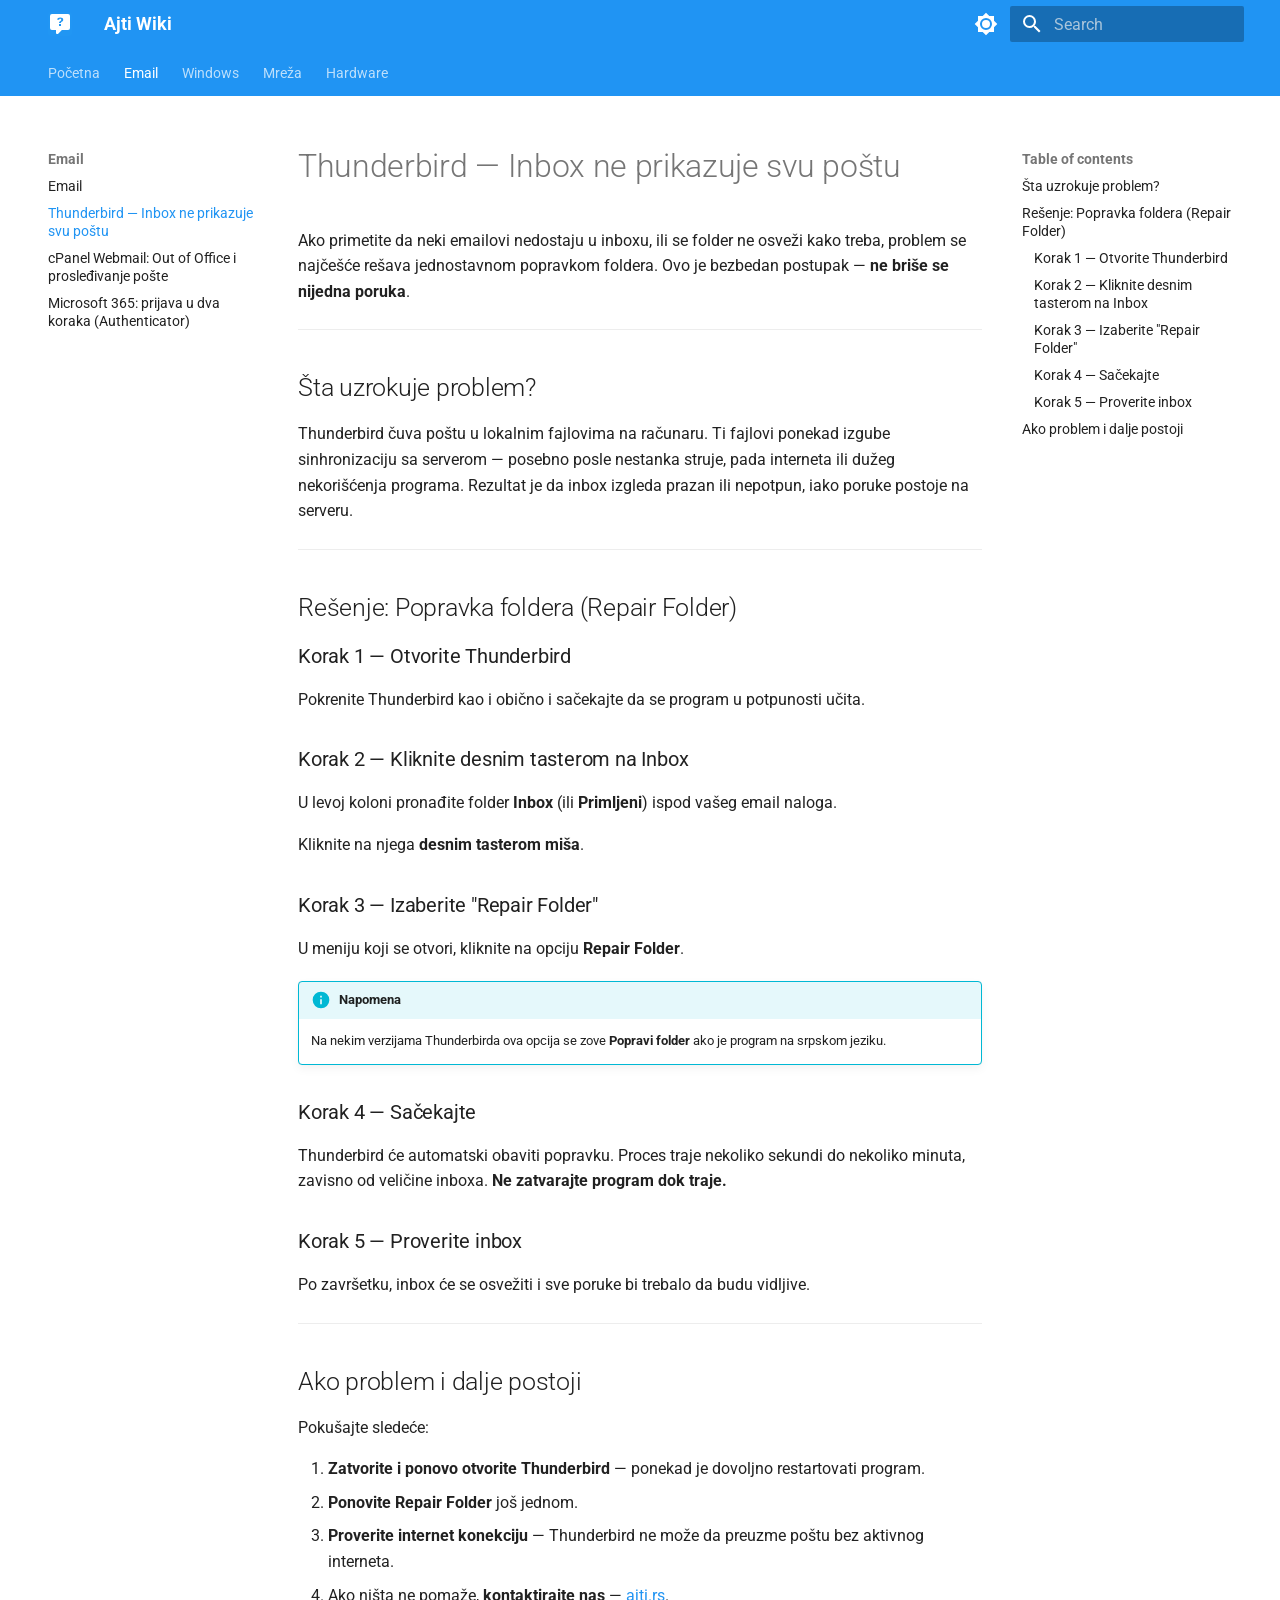
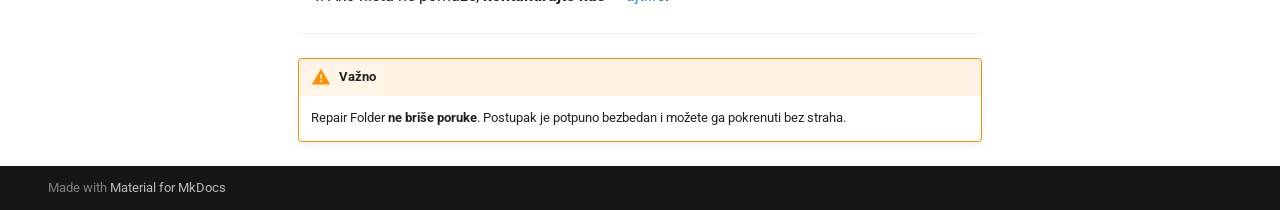
<file: email/thunderbird-popravka-foldera/index.html>
<!doctype html>
<html lang="en" class="no-js">
  <head>
    
      <meta charset="utf-8">
      <meta name="viewport" content="width=device-width,initial-scale=1">
      
        <meta name="description" content="Baza znanja — česti IT problemi i rešenja">
      
      
        <meta name="author" content="AJTI">
      
      
        <link rel="canonical" href="https://wiki.ajti.party/email/thunderbird-popravka-foldera/">
      
      
        <link rel="prev" href="../">
      
      
        <link rel="next" href="../cpanel-webmail-out-of-office-forwarding/">
      
      
        
      
      
      <link rel="icon" href="../../assets/images/favicon.svg">
      <meta name="generator" content="mkdocs-1.6.1, mkdocs-material-9.8.0">
    
    
      
        <title>Thunderbird — Inbox ne prikazuje svu poštu - Ajti Wiki</title>
      
    
    
      <link rel="stylesheet" href="../../assets/stylesheets/main.57a0d79d.min.css">
      
        
        <link rel="stylesheet" href="../../assets/stylesheets/palette.fb2fffe2.min.css">
      
      


    
    
      
    
    
      
        
        
        <link rel="preconnect" href="https://fonts.gstatic.com" crossorigin>
        <link rel="stylesheet" href="https://fonts.googleapis.com/css?family=Roboto:300,300i,400,400i,700,700i%7CRoboto+Mono:400,400i,700,700i&display=fallback">
        <style>:root{--md-text-font:"Roboto";--md-code-font:"Roboto Mono"}</style>
      
    
    
      <link rel="stylesheet" href="../../stylesheets/extra.css">
    
    <script>__md_scope=new URL("../..",location),__md_hash=e=>[...e].reduce(((e,_)=>(e<<5)-e+_.charCodeAt(0)),0),__md_get=(e,_=localStorage,t=__md_scope)=>JSON.parse(_.getItem(t.pathname+"."+e)),__md_set=(e,_,t=localStorage,a=__md_scope)=>{try{t.setItem(a.pathname+"."+e,JSON.stringify(_))}catch(e){}}</script>
    
      

    
    
  </head>
  
  
    
    
      
    
    
    
    
    <body dir="ltr" data-md-color-scheme="default" data-md-color-primary="blue" data-md-color-accent="blue">
  
    
    <input class="md-toggle" data-md-toggle="drawer" type="checkbox" id="__drawer" autocomplete="off">
    <input class="md-toggle" data-md-toggle="search" type="checkbox" id="__search" autocomplete="off">
    <label class="md-overlay" for="__drawer"></label>
    <div data-md-component="skip">
      
        
        <a href="#thunderbird-inbox-ne-prikazuje-svu-postu" class="md-skip">
          Skip to content
        </a>
      
    </div>
    <div data-md-component="announce">
      
    </div>
    
    
      

<header class="md-header" data-md-component="header">
  <nav class="md-header__inner md-grid" aria-label="Header">
    <a href="../.." title="Ajti Wiki" class="md-header__button md-logo" aria-label="Ajti Wiki" data-md-component="logo">
      
  <img src="../../assets/images/favicon.svg" alt="logo">

    </a>
    <label class="md-header__button md-icon" for="__drawer">
      
      <svg xmlns="http://www.w3.org/2000/svg" viewBox="0 0 24 24"><path d="M3 6h18v2H3zm0 5h18v2H3zm0 5h18v2H3z"/></svg>
    </label>
    <div class="md-header__title" data-md-component="header-title">
      <div class="md-header__ellipsis">
        <div class="md-header__topic">
          <span class="md-ellipsis">
            Ajti Wiki
          </span>
        </div>
        <div class="md-header__topic" data-md-component="header-topic">
          <span class="md-ellipsis">
            
              Thunderbird — Inbox ne prikazuje svu poštu
            
          </span>
        </div>
      </div>
    </div>
    
      
        <form class="md-header__option" data-md-component="palette">
  
    
    
    
    <input class="md-option" data-md-color-media="" data-md-color-scheme="default" data-md-color-primary="blue" data-md-color-accent="blue"  aria-label="Switch to dark mode"  type="radio" name="__palette" id="__palette_0">
    
      <label class="md-header__button md-icon" title="Switch to dark mode" for="__palette_1" hidden>
        <svg xmlns="http://www.w3.org/2000/svg" viewBox="0 0 24 24"><path d="M12 8a4 4 0 0 0-4 4 4 4 0 0 0 4 4 4 4 0 0 0 4-4 4 4 0 0 0-4-4m0 10a6 6 0 0 1-6-6 6 6 0 0 1 6-6 6 6 0 0 1 6 6 6 6 0 0 1-6 6m8-9.31V4h-4.69L12 .69 8.69 4H4v4.69L.69 12 4 15.31V20h4.69L12 23.31 15.31 20H20v-4.69L23.31 12z"/></svg>
      </label>
    
  
    
    
    
    <input class="md-option" data-md-color-media="" data-md-color-scheme="slate" data-md-color-primary="blue" data-md-color-accent="blue"  aria-label="Switch to light mode"  type="radio" name="__palette" id="__palette_1">
    
      <label class="md-header__button md-icon" title="Switch to light mode" for="__palette_0" hidden>
        <svg xmlns="http://www.w3.org/2000/svg" viewBox="0 0 24 24"><path d="M12 18c-.89 0-1.74-.2-2.5-.55C11.56 16.5 13 14.42 13 12s-1.44-4.5-3.5-5.45C10.26 6.2 11.11 6 12 6a6 6 0 0 1 6 6 6 6 0 0 1-6 6m8-9.31V4h-4.69L12 .69 8.69 4H4v4.69L.69 12 4 15.31V20h4.69L12 23.31 15.31 20H20v-4.69L23.31 12z"/></svg>
      </label>
    
  
</form>
      
    
    
      <script>var palette=__md_get("__palette");if(palette&&palette.color){if("(prefers-color-scheme)"===palette.color.media){var media=matchMedia("(prefers-color-scheme: light)"),input=document.querySelector(media.matches?"[data-md-color-media='(prefers-color-scheme: light)']":"[data-md-color-media='(prefers-color-scheme: dark)']");palette.color.media=input.getAttribute("data-md-color-media"),palette.color.scheme=input.getAttribute("data-md-color-scheme"),palette.color.primary=input.getAttribute("data-md-color-primary"),palette.color.accent=input.getAttribute("data-md-color-accent")}for(var[key,value]of Object.entries(palette.color))document.body.setAttribute("data-md-color-"+key,value)}</script>
    
    
    
      
      
        <label class="md-header__button md-icon" for="__search">
          
          <svg xmlns="http://www.w3.org/2000/svg" viewBox="0 0 24 24"><path d="M9.5 3A6.5 6.5 0 0 1 16 9.5c0 1.61-.59 3.09-1.56 4.23l.27.27h.79l5 5-1.5 1.5-5-5v-.79l-.27-.27A6.52 6.52 0 0 1 9.5 16 6.5 6.5 0 0 1 3 9.5 6.5 6.5 0 0 1 9.5 3m0 2C7 5 5 7 5 9.5S7 14 9.5 14 14 12 14 9.5 12 5 9.5 5"/></svg>
        </label>
        <div class="md-search" data-md-component="search" role="dialog">
  <label class="md-search__overlay" for="__search"></label>
  <div class="md-search__inner" role="search">
    <form class="md-search__form" name="search">
      <input type="text" class="md-search__input" name="query" aria-label="Search" placeholder="Search" autocapitalize="off" autocorrect="off" autocomplete="off" spellcheck="false" data-md-component="search-query" required>
      <label class="md-search__icon md-icon" for="__search">
        
        <svg xmlns="http://www.w3.org/2000/svg" viewBox="0 0 24 24"><path d="M9.5 3A6.5 6.5 0 0 1 16 9.5c0 1.61-.59 3.09-1.56 4.23l.27.27h.79l5 5-1.5 1.5-5-5v-.79l-.27-.27A6.52 6.52 0 0 1 9.5 16 6.5 6.5 0 0 1 3 9.5 6.5 6.5 0 0 1 9.5 3m0 2C7 5 5 7 5 9.5S7 14 9.5 14 14 12 14 9.5 12 5 9.5 5"/></svg>
        
        <svg xmlns="http://www.w3.org/2000/svg" viewBox="0 0 24 24"><path d="M20 11v2H8l5.5 5.5-1.42 1.42L4.16 12l7.92-7.92L13.5 5.5 8 11z"/></svg>
      </label>
      <nav class="md-search__options" aria-label="Search">
        
        <button type="reset" class="md-search__icon md-icon" title="Clear" aria-label="Clear" tabindex="-1">
          
          <svg xmlns="http://www.w3.org/2000/svg" viewBox="0 0 24 24"><path d="M19 6.41 17.59 5 12 10.59 6.41 5 5 6.41 10.59 12 5 17.59 6.41 19 12 13.41 17.59 19 19 17.59 13.41 12z"/></svg>
        </button>
      </nav>
      
        <div class="md-search__suggest" data-md-component="search-suggest"></div>
      
    </form>
    <div class="md-search__output">
      <div class="md-search__scrollwrap" tabindex="0" data-md-scrollfix>
        <div class="md-search-result" data-md-component="search-result">
          <div class="md-search-result__meta">
            Initializing search
          </div>
          <ol class="md-search-result__list" role="presentation"></ol>
        </div>
      </div>
    </div>
  </div>
</div>
      
    
    
  </nav>
  
</header>
    
    <div class="md-container" data-md-component="container">
      
      
        
          
            
<nav class="md-tabs" aria-label="Tabs" data-md-component="tabs">
  <div class="md-grid">
    <ul class="md-tabs__list">
      
        
  
  
  
  
    <li class="md-tabs__item">
      <a href="../.." class="md-tabs__link">
        
  
  
    
  
  Početna

      </a>
    </li>
  

      
        
  
  
  
    
  
  
    
    
      <li class="md-tabs__item md-tabs__item--active">
        <a href="../" class="md-tabs__link">
          
  
  
  Email

        </a>
      </li>
    
  

      
        
  
  
  
  
    
    
      <li class="md-tabs__item">
        <a href="../../windows/" class="md-tabs__link">
          
  
  
  Windows

        </a>
      </li>
    
  

      
        
  
  
  
  
    
    
      <li class="md-tabs__item">
        <a href="../../network/" class="md-tabs__link">
          
  
  
  Mreža

        </a>
      </li>
    
  

      
        
  
  
  
  
    
    
      <li class="md-tabs__item">
        <a href="../../hardware/" class="md-tabs__link">
          
  
  
  Hardware

        </a>
      </li>
    
  

      
    </ul>
  </div>
</nav>
          
        
      
      <main class="md-main" data-md-component="main">
        <div class="md-main__inner md-grid">
          
            
              
              <div class="md-sidebar md-sidebar--primary" data-md-component="sidebar" data-md-type="navigation" >
                <div class="md-sidebar__scrollwrap">
                  <div class="md-sidebar__inner">
                    


  


<nav class="md-nav md-nav--primary md-nav--lifted" aria-label="Navigation" data-md-level="0">
  <label class="md-nav__title" for="__drawer">
    <a href="../.." title="Ajti Wiki" class="md-nav__button md-logo" aria-label="Ajti Wiki" data-md-component="logo">
      
  <img src="../../assets/images/favicon.svg" alt="logo">

    </a>
    Ajti Wiki
  </label>
  
  <ul class="md-nav__list" data-md-scrollfix>
    
      
      
  
  
  
  
    <li class="md-nav__item">
      <a href="../.." class="md-nav__link">
        
  
  
  <span class="md-ellipsis">
    
  
    Početna
  

    
  </span>
  
  

      </a>
    </li>
  

    
      
      
  
  
    
  
  
  
    
    
    
    
      
        
        
      
      
        
      
    
    
    <li class="md-nav__item md-nav__item--active md-nav__item--section md-nav__item--nested">
      
        
        
        <input class="md-nav__toggle md-toggle " type="checkbox" id="__nav_2" checked>
        
          
          <label class="md-nav__link" for="__nav_2" id="__nav_2_label" tabindex="">
            
  
  
  <span class="md-ellipsis">
    
  
    Email
  

    
  </span>
  
  

            <span class="md-nav__icon md-icon"></span>
          </label>
        
        <nav class="md-nav" data-md-level="1" aria-labelledby="__nav_2_label" aria-expanded="true">
          <label class="md-nav__title" for="__nav_2">
            <span class="md-nav__icon md-icon"></span>
            
  
    Email
  

          </label>
          <ul class="md-nav__list" data-md-scrollfix>
            
              
                
  
  
  
  
    <li class="md-nav__item">
      <a href="../" class="md-nav__link">
        
  
  
  <span class="md-ellipsis">
    
  
    Email
  

    
  </span>
  
  

      </a>
    </li>
  

              
            
              
                
  
  
    
  
  
  
    <li class="md-nav__item md-nav__item--active">
      
      <input class="md-nav__toggle md-toggle" type="checkbox" id="__toc">
      
      
        
      
      
        <label class="md-nav__link md-nav__link--active" for="__toc">
          
  
  
  <span class="md-ellipsis">
    
  
    Thunderbird — Inbox ne prikazuje svu poštu
  

    
  </span>
  
  

          <span class="md-nav__icon md-icon"></span>
        </label>
      
      <a href="./" class="md-nav__link md-nav__link--active">
        
  
  
  <span class="md-ellipsis">
    
  
    Thunderbird — Inbox ne prikazuje svu poštu
  

    
  </span>
  
  

      </a>
      
        

<nav class="md-nav md-nav--secondary" aria-label="Table of contents">
  
  
  
    
  
  
    <label class="md-nav__title" for="__toc">
      <span class="md-nav__icon md-icon"></span>
      Table of contents
    </label>
    <ul class="md-nav__list" data-md-component="toc" data-md-scrollfix>
      
        <li class="md-nav__item">
  <a href="#sta-uzrokuje-problem" class="md-nav__link">
    <span class="md-ellipsis">
      
        Šta uzrokuje problem?
      
    </span>
  </a>
  
</li>
      
        <li class="md-nav__item">
  <a href="#resenje-popravka-foldera-repair-folder" class="md-nav__link">
    <span class="md-ellipsis">
      
        Rešenje: Popravka foldera (Repair Folder)
      
    </span>
  </a>
  
    <nav class="md-nav" aria-label="Rešenje: Popravka foldera (Repair Folder)">
      <ul class="md-nav__list">
        
          <li class="md-nav__item">
  <a href="#korak-1-otvorite-thunderbird" class="md-nav__link">
    <span class="md-ellipsis">
      
        Korak 1 — Otvorite Thunderbird
      
    </span>
  </a>
  
</li>
        
          <li class="md-nav__item">
  <a href="#korak-2-kliknite-desnim-tasterom-na-inbox" class="md-nav__link">
    <span class="md-ellipsis">
      
        Korak 2 — Kliknite desnim tasterom na Inbox
      
    </span>
  </a>
  
</li>
        
          <li class="md-nav__item">
  <a href="#korak-3-izaberite-repair-folder" class="md-nav__link">
    <span class="md-ellipsis">
      
        Korak 3 — Izaberite "Repair Folder"
      
    </span>
  </a>
  
</li>
        
          <li class="md-nav__item">
  <a href="#korak-4-sacekajte" class="md-nav__link">
    <span class="md-ellipsis">
      
        Korak 4 — Sačekajte
      
    </span>
  </a>
  
</li>
        
          <li class="md-nav__item">
  <a href="#korak-5-proverite-inbox" class="md-nav__link">
    <span class="md-ellipsis">
      
        Korak 5 — Proverite inbox
      
    </span>
  </a>
  
</li>
        
      </ul>
    </nav>
  
</li>
      
        <li class="md-nav__item">
  <a href="#ako-problem-i-dalje-postoji" class="md-nav__link">
    <span class="md-ellipsis">
      
        Ako problem i dalje postoji
      
    </span>
  </a>
  
</li>
      
    </ul>
  
</nav>
      
    </li>
  

              
            
              
                
  
  
  
  
    <li class="md-nav__item">
      <a href="../cpanel-webmail-out-of-office-forwarding/" class="md-nav__link">
        
  
  
  <span class="md-ellipsis">
    
  
    cPanel Webmail: Out of Office i prosleđivanje pošte
  

    
  </span>
  
  

      </a>
    </li>
  

              
            
              
                
  
  
  
  
    <li class="md-nav__item">
      <a href="../microsoft-365-prijava-u-dva-koraka/" class="md-nav__link">
        
  
  
  <span class="md-ellipsis">
    
  
    Microsoft 365: prijava u dva koraka (Authenticator)
  

    
  </span>
  
  

      </a>
    </li>
  

              
            
          </ul>
        </nav>
      
    </li>
  

    
      
      
  
  
  
  
    
    
    
    
      
      
        
      
    
    
    <li class="md-nav__item md-nav__item--nested">
      
        
        
        <input class="md-nav__toggle md-toggle " type="checkbox" id="__nav_3" >
        
          
          <label class="md-nav__link" for="__nav_3" id="__nav_3_label" tabindex="0">
            
  
  
  <span class="md-ellipsis">
    
  
    Windows
  

    
  </span>
  
  

            <span class="md-nav__icon md-icon"></span>
          </label>
        
        <nav class="md-nav" data-md-level="1" aria-labelledby="__nav_3_label" aria-expanded="false">
          <label class="md-nav__title" for="__nav_3">
            <span class="md-nav__icon md-icon"></span>
            
  
    Windows
  

          </label>
          <ul class="md-nav__list" data-md-scrollfix>
            
              
                
  
  
  
  
    <li class="md-nav__item">
      <a href="../../windows/" class="md-nav__link">
        
  
  
  <span class="md-ellipsis">
    
  
    Windows
  

    
  </span>
  
  

      </a>
    </li>
  

              
            
              
                
  
  
  
  
    
    
    
    
      
      
        
      
    
    
    <li class="md-nav__item md-nav__item--nested">
      
        
        
        <input class="md-nav__toggle md-toggle " type="checkbox" id="__nav_3_2" >
        
          
          <label class="md-nav__link" for="__nav_3_2" id="__nav_3_2_label" tabindex="0">
            
  
  
  <span class="md-ellipsis">
    
  
    SAP GUI
  

    
  </span>
  
  

            <span class="md-nav__icon md-icon"></span>
          </label>
        
        <nav class="md-nav" data-md-level="2" aria-labelledby="__nav_3_2_label" aria-expanded="false">
          <label class="md-nav__title" for="__nav_3_2">
            <span class="md-nav__icon md-icon"></span>
            
  
    SAP GUI
  

          </label>
          <ul class="md-nav__list" data-md-scrollfix>
            
              
                
  
  
  
  
    <li class="md-nav__item">
      <a href="../../windows/SAP-GUI-800-Instalacija/" class="md-nav__link">
        
  
  
  <span class="md-ellipsis">
    
  
    SAP GUI 8.00 Instalacija
  

    
  </span>
  
  

      </a>
    </li>
  

              
            
              
                
  
  
  
  
    <li class="md-nav__item">
      <a href="../../windows/SAP-GUI-Jezik-i-Izgled/" class="md-nav__link">
        
  
  
  <span class="md-ellipsis">
    
  
    SAP GUI Jezik i Izgled
  

    
  </span>
  
  

      </a>
    </li>
  

              
            
          </ul>
        </nav>
      
    </li>
  

              
            
              
                
  
  
  
  
    <li class="md-nav__item">
      <a href="../../windows/CheckPoint-Mobile-VPN-Instalacija/" class="md-nav__link">
        
  
  
  <span class="md-ellipsis">
    
  
    CheckPoint Mobile VPN Instalacija
  

    
  </span>
  
  

      </a>
    </li>
  

              
            
              
                
  
  
  
  
    <li class="md-nav__item">
      <a href="../../windows/Hal-E-Bank-Nadogradnja/" class="md-nav__link">
        
  
  
  <span class="md-ellipsis">
    
  
    Hal E-Bank Nadogradnja (Personal i Corporate)
  

    
  </span>
  
  

      </a>
    </li>
  

              
            
          </ul>
        </nav>
      
    </li>
  

    
      
      
  
  
  
  
    
    
    
    
      
      
        
      
    
    
    <li class="md-nav__item md-nav__item--nested">
      
        
        
        <input class="md-nav__toggle md-toggle " type="checkbox" id="__nav_4" >
        
          
          <label class="md-nav__link" for="__nav_4" id="__nav_4_label" tabindex="0">
            
  
  
  <span class="md-ellipsis">
    
  
    Mreža
  

    
  </span>
  
  

            <span class="md-nav__icon md-icon"></span>
          </label>
        
        <nav class="md-nav" data-md-level="1" aria-labelledby="__nav_4_label" aria-expanded="false">
          <label class="md-nav__title" for="__nav_4">
            <span class="md-nav__icon md-icon"></span>
            
  
    Mreža
  

          </label>
          <ul class="md-nav__list" data-md-scrollfix>
            
              
                
  
  
  
  
    <li class="md-nav__item">
      <a href="../../network/" class="md-nav__link">
        
  
  
  <span class="md-ellipsis">
    
  
    Mreža
  

    
  </span>
  
  

      </a>
    </li>
  

              
            
              
                
  
  
  
  
    <li class="md-nav__item">
      <a href="../../network/prime-media-sftp-upload/" class="md-nav__link">
        
  
  
  <span class="md-ellipsis">
    
  
    Prime Media — SFTP Upload
  

    
  </span>
  
  

      </a>
    </li>
  

              
            
          </ul>
        </nav>
      
    </li>
  

    
      
      
  
  
  
  
    
    
    
    
      
      
        
      
    
    
    <li class="md-nav__item md-nav__item--nested">
      
        
        
        <input class="md-nav__toggle md-toggle " type="checkbox" id="__nav_5" >
        
          
          <label class="md-nav__link" for="__nav_5" id="__nav_5_label" tabindex="0">
            
  
  
  <span class="md-ellipsis">
    
  
    Hardware
  

    
  </span>
  
  

            <span class="md-nav__icon md-icon"></span>
          </label>
        
        <nav class="md-nav" data-md-level="1" aria-labelledby="__nav_5_label" aria-expanded="false">
          <label class="md-nav__title" for="__nav_5">
            <span class="md-nav__icon md-icon"></span>
            
  
    Hardware
  

          </label>
          <ul class="md-nav__list" data-md-scrollfix>
            
              
                
  
  
  
  
    <li class="md-nav__item">
      <a href="../../hardware/" class="md-nav__link">
        
  
  
  <span class="md-ellipsis">
    
  
    Hardware
  

    
  </span>
  
  

      </a>
    </li>
  

              
            
              
                
  
  
  
  
    <li class="md-nav__item">
      <a href="../../hardware/elcom-tag-aktivacija/" class="md-nav__link">
        
  
  
  <span class="md-ellipsis">
    
  
    Elcom — Aktivacija TAG-a
  

    
  </span>
  
  

      </a>
    </li>
  

              
            
          </ul>
        </nav>
      
    </li>
  

    
  </ul>
</nav>
                  </div>
                </div>
              </div>
            
            
              
              <div class="md-sidebar md-sidebar--secondary" data-md-component="sidebar" data-md-type="toc" >
                <div class="md-sidebar__scrollwrap">
                  <div class="md-sidebar__inner">
                    

<nav class="md-nav md-nav--secondary" aria-label="Table of contents">
  
  
  
    
  
  
    <label class="md-nav__title" for="__toc">
      <span class="md-nav__icon md-icon"></span>
      Table of contents
    </label>
    <ul class="md-nav__list" data-md-component="toc" data-md-scrollfix>
      
        <li class="md-nav__item">
  <a href="#sta-uzrokuje-problem" class="md-nav__link">
    <span class="md-ellipsis">
      
        Šta uzrokuje problem?
      
    </span>
  </a>
  
</li>
      
        <li class="md-nav__item">
  <a href="#resenje-popravka-foldera-repair-folder" class="md-nav__link">
    <span class="md-ellipsis">
      
        Rešenje: Popravka foldera (Repair Folder)
      
    </span>
  </a>
  
    <nav class="md-nav" aria-label="Rešenje: Popravka foldera (Repair Folder)">
      <ul class="md-nav__list">
        
          <li class="md-nav__item">
  <a href="#korak-1-otvorite-thunderbird" class="md-nav__link">
    <span class="md-ellipsis">
      
        Korak 1 — Otvorite Thunderbird
      
    </span>
  </a>
  
</li>
        
          <li class="md-nav__item">
  <a href="#korak-2-kliknite-desnim-tasterom-na-inbox" class="md-nav__link">
    <span class="md-ellipsis">
      
        Korak 2 — Kliknite desnim tasterom na Inbox
      
    </span>
  </a>
  
</li>
        
          <li class="md-nav__item">
  <a href="#korak-3-izaberite-repair-folder" class="md-nav__link">
    <span class="md-ellipsis">
      
        Korak 3 — Izaberite "Repair Folder"
      
    </span>
  </a>
  
</li>
        
          <li class="md-nav__item">
  <a href="#korak-4-sacekajte" class="md-nav__link">
    <span class="md-ellipsis">
      
        Korak 4 — Sačekajte
      
    </span>
  </a>
  
</li>
        
          <li class="md-nav__item">
  <a href="#korak-5-proverite-inbox" class="md-nav__link">
    <span class="md-ellipsis">
      
        Korak 5 — Proverite inbox
      
    </span>
  </a>
  
</li>
        
      </ul>
    </nav>
  
</li>
      
        <li class="md-nav__item">
  <a href="#ako-problem-i-dalje-postoji" class="md-nav__link">
    <span class="md-ellipsis">
      
        Ako problem i dalje postoji
      
    </span>
  </a>
  
</li>
      
    </ul>
  
</nav>
                  </div>
                </div>
              </div>
            
          
          
            <div class="md-content" data-md-component="content">
              
              <article class="md-content__inner md-typeset">
                
                  



<h1 id="thunderbird-inbox-ne-prikazuje-svu-postu">Thunderbird — Inbox ne prikazuje svu poštu<a class="headerlink" href="#thunderbird-inbox-ne-prikazuje-svu-postu" title="Permanent link">&para;</a></h1>
<p>Ako primetite da neki emailovi nedostaju u inboxu, ili se folder ne osveži kako treba, problem se najčešće rešava jednostavnom popravkom foldera. Ovo je bezbedan postupak — <strong>ne briše se nijedna poruka</strong>.</p>
<hr />
<h2 id="sta-uzrokuje-problem">Šta uzrokuje problem?<a class="headerlink" href="#sta-uzrokuje-problem" title="Permanent link">&para;</a></h2>
<p>Thunderbird čuva poštu u lokalnim fajlovima na računaru. Ti fajlovi ponekad izgube sinhronizaciju sa serverom — posebno posle nestanka struje, pada interneta ili dužeg nekorišćenja programa. Rezultat je da inbox izgleda prazan ili nepotpun, iako poruke postoje na serveru.</p>
<hr />
<h2 id="resenje-popravka-foldera-repair-folder">Rešenje: Popravka foldera (Repair Folder)<a class="headerlink" href="#resenje-popravka-foldera-repair-folder" title="Permanent link">&para;</a></h2>
<h3 id="korak-1-otvorite-thunderbird">Korak 1 — Otvorite Thunderbird<a class="headerlink" href="#korak-1-otvorite-thunderbird" title="Permanent link">&para;</a></h3>
<p>Pokrenite Thunderbird kao i obično i sačekajte da se program u potpunosti učita.</p>
<h3 id="korak-2-kliknite-desnim-tasterom-na-inbox">Korak 2 — Kliknite desnim tasterom na Inbox<a class="headerlink" href="#korak-2-kliknite-desnim-tasterom-na-inbox" title="Permanent link">&para;</a></h3>
<p>U levoj koloni pronađite folder <strong>Inbox</strong> (ili <strong>Primljeni</strong>) ispod vašeg email naloga.</p>
<p>Kliknite na njega <strong>desnim tasterom miša</strong>.</p>
<h3 id="korak-3-izaberite-repair-folder">Korak 3 — Izaberite "Repair Folder"<a class="headerlink" href="#korak-3-izaberite-repair-folder" title="Permanent link">&para;</a></h3>
<p>U meniju koji se otvori, kliknite na opciju <strong>Repair Folder</strong>.</p>
<div class="admonition info">
<p class="admonition-title">Napomena</p>
<p>Na nekim verzijama Thunderbirda ova opcija se zove <strong>Popravi folder</strong> ako je program na srpskom jeziku.</p>
</div>
<h3 id="korak-4-sacekajte">Korak 4 — Sačekajte<a class="headerlink" href="#korak-4-sacekajte" title="Permanent link">&para;</a></h3>
<p>Thunderbird će automatski obaviti popravku. Proces traje nekoliko sekundi do nekoliko minuta, zavisno od veličine inboxa. <strong>Ne zatvarajte program dok traje.</strong></p>
<h3 id="korak-5-proverite-inbox">Korak 5 — Proverite inbox<a class="headerlink" href="#korak-5-proverite-inbox" title="Permanent link">&para;</a></h3>
<p>Po završetku, inbox će se osvežiti i sve poruke bi trebalo da budu vidljive.</p>
<hr />
<h2 id="ako-problem-i-dalje-postoji">Ako problem i dalje postoji<a class="headerlink" href="#ako-problem-i-dalje-postoji" title="Permanent link">&para;</a></h2>
<p>Pokušajte sledeće:</p>
<ol>
<li><strong>Zatvorite i ponovo otvorite Thunderbird</strong> — ponekad je dovoljno restartovati program.</li>
<li><strong>Ponovite Repair Folder</strong> još jednom.</li>
<li><strong>Proverite internet konekciju</strong> — Thunderbird ne može da preuzme poštu bez aktivnog interneta.</li>
<li>Ako ništa ne pomaže, <strong>kontaktirajte nas</strong> — <a href="https://ajti.rs">ajti.rs</a>.</li>
</ol>
<hr />
<div class="admonition warning">
<p class="admonition-title">Važno</p>
<p>Repair Folder <strong>ne briše poruke</strong>. Postupak je potpuno bezbedan i možete ga pokrenuti bez straha.</p>
</div>












                
              </article>
            </div>
          
          
<script>var target=document.getElementById(location.hash.slice(1));target&&target.name&&(target.checked=target.name.startsWith("__tabbed_"))</script>
        </div>
        
          <button type="button" class="md-top md-icon" data-md-component="top" hidden>
  
  <svg xmlns="http://www.w3.org/2000/svg" viewBox="0 0 24 24"><path d="M13 20h-2V8l-5.5 5.5-1.42-1.42L12 4.16l7.92 7.92-1.42 1.42L13 8z"/></svg>
  Back to top
</button>
        
      </main>
      
        <footer class="md-footer">
  
  <div class="md-footer-meta md-typeset">
    <div class="md-footer-meta__inner md-grid">
      <div class="md-copyright">
  
  
    Made with
    <a href="https://squidfunk.github.io/mkdocs-material/" target="_blank" rel="noopener">
      Material for MkDocs
    </a>
  
</div>
      
    </div>
  </div>
</footer>
      
    </div>
    <div class="md-dialog" data-md-component="dialog">
      <div class="md-dialog__inner md-typeset"></div>
    </div>
    
    
    
      
      
      <script id="__config" type="application/json">{"annotate": null, "base": "../..", "features": ["navigation.tabs", "navigation.sections", "navigation.top", "search.suggest", "search.highlight", "content.code.copy"], "search": "../../assets/javascripts/workers/search.a7633da7.min.js", "tags": null, "translations": {"clipboard.copied": "Copied to clipboard", "clipboard.copy": "Copy to clipboard", "search.result.more.one": "1 more on this page", "search.result.more.other": "# more on this page", "search.result.none": "No matching documents", "search.result.one": "1 matching document", "search.result.other": "# matching documents", "search.result.placeholder": "Type to start searching", "search.result.term.missing": "Missing", "select.version": "Select version"}, "version": null}</script>
    
    
      <script src="../../assets/javascripts/bundle.c21346df.min.js"></script>
      
    
  </body>
</html>
</file>
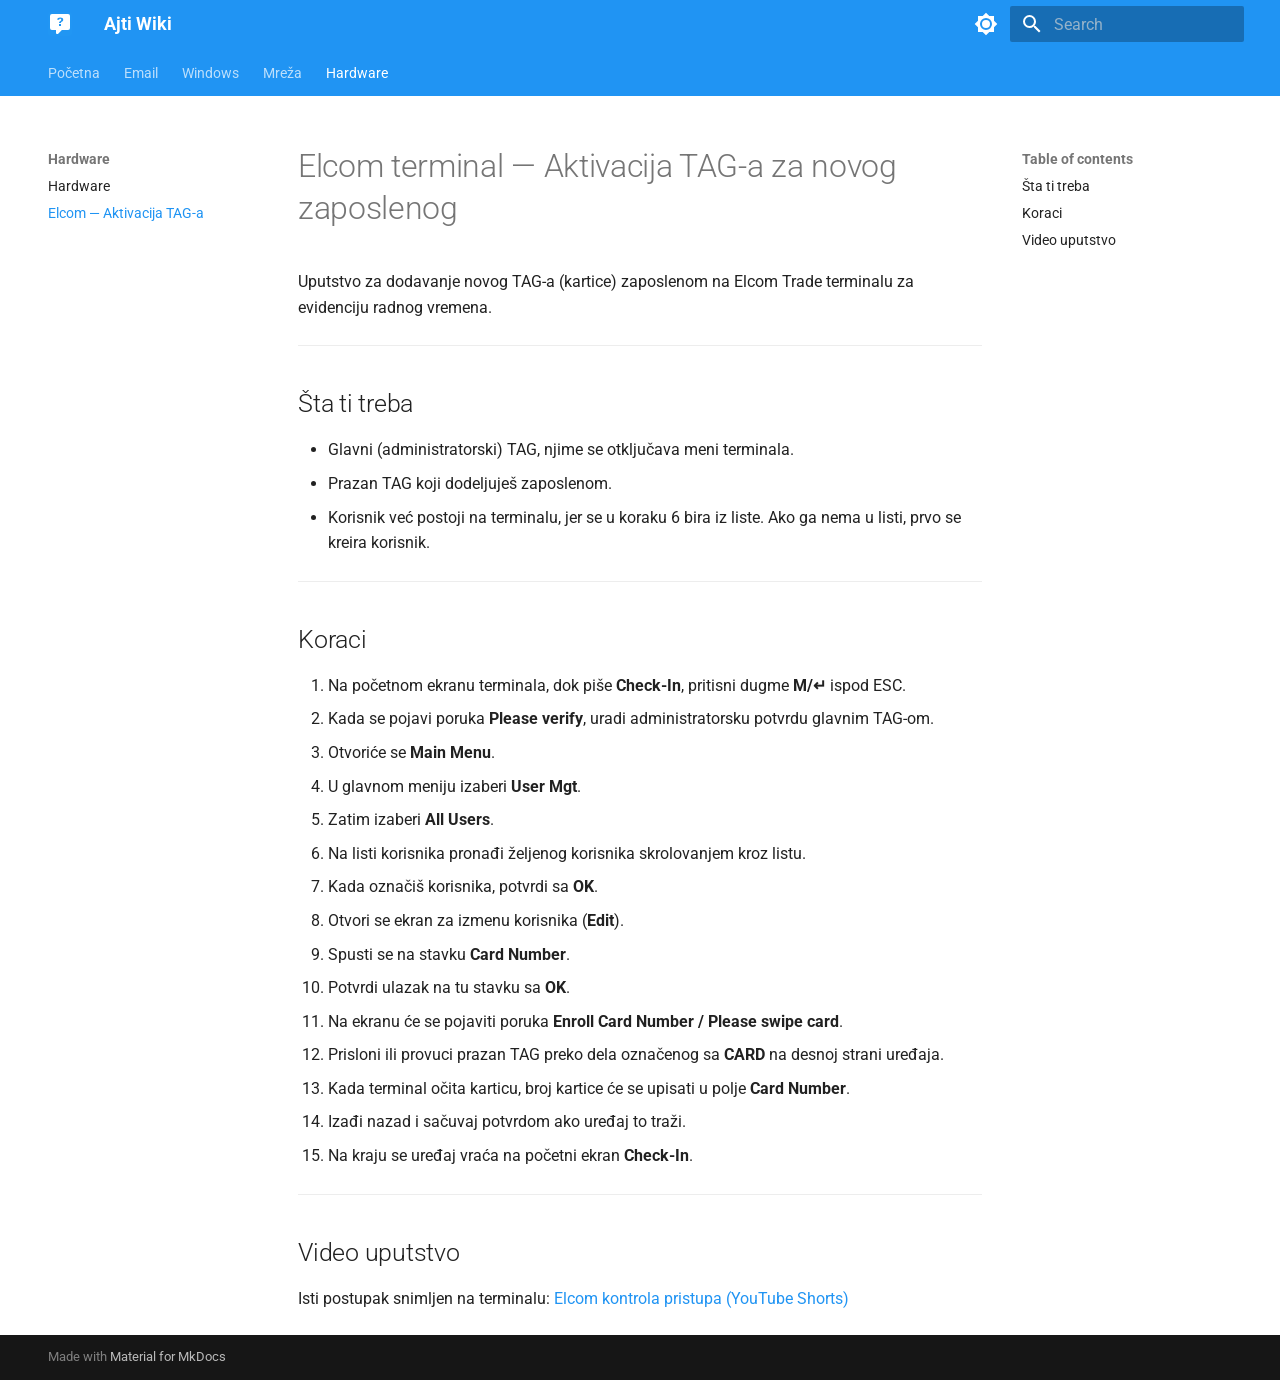
<file: hardware/elcom-tag-aktivacija/index.html>
<!doctype html>
<html lang="en" class="no-js">
  <head>
    
      <meta charset="utf-8">
      <meta name="viewport" content="width=device-width,initial-scale=1">
      
        <meta name="description" content="Baza znanja — česti IT problemi i rešenja">
      
      
        <meta name="author" content="AJTI">
      
      
        <link rel="canonical" href="https://wiki.ajti.party/hardware/elcom-tag-aktivacija/">
      
      
        <link rel="prev" href="../">
      
      
      
        
      
      
      <link rel="icon" href="../../assets/images/favicon.svg">
      <meta name="generator" content="mkdocs-1.6.1, mkdocs-material-9.8.0">
    
    
      
        <title>Elcom — Aktivacija TAG-a - Ajti Wiki</title>
      
    
    
      <link rel="stylesheet" href="../../assets/stylesheets/main.57a0d79d.min.css">
      
        
        <link rel="stylesheet" href="../../assets/stylesheets/palette.fb2fffe2.min.css">
      
      


    
    
      
    
    
      
        
        
        <link rel="preconnect" href="https://fonts.gstatic.com" crossorigin>
        <link rel="stylesheet" href="https://fonts.googleapis.com/css?family=Roboto:300,300i,400,400i,700,700i%7CRoboto+Mono:400,400i,700,700i&display=fallback">
        <style>:root{--md-text-font:"Roboto";--md-code-font:"Roboto Mono"}</style>
      
    
    
      <link rel="stylesheet" href="../../stylesheets/extra.css">
    
    <script>__md_scope=new URL("../..",location),__md_hash=e=>[...e].reduce(((e,_)=>(e<<5)-e+_.charCodeAt(0)),0),__md_get=(e,_=localStorage,t=__md_scope)=>JSON.parse(_.getItem(t.pathname+"."+e)),__md_set=(e,_,t=localStorage,a=__md_scope)=>{try{t.setItem(a.pathname+"."+e,JSON.stringify(_))}catch(e){}}</script>
    
      

    
    
  </head>
  
  
    
    
      
    
    
    
    
    <body dir="ltr" data-md-color-scheme="default" data-md-color-primary="blue" data-md-color-accent="blue">
  
    
    <input class="md-toggle" data-md-toggle="drawer" type="checkbox" id="__drawer" autocomplete="off">
    <input class="md-toggle" data-md-toggle="search" type="checkbox" id="__search" autocomplete="off">
    <label class="md-overlay" for="__drawer"></label>
    <div data-md-component="skip">
      
        
        <a href="#elcom-terminal-aktivacija-tag-a-za-novog-zaposlenog" class="md-skip">
          Skip to content
        </a>
      
    </div>
    <div data-md-component="announce">
      
    </div>
    
    
      

<header class="md-header" data-md-component="header">
  <nav class="md-header__inner md-grid" aria-label="Header">
    <a href="../.." title="Ajti Wiki" class="md-header__button md-logo" aria-label="Ajti Wiki" data-md-component="logo">
      
  <img src="../../assets/images/favicon.svg" alt="logo">

    </a>
    <label class="md-header__button md-icon" for="__drawer">
      
      <svg xmlns="http://www.w3.org/2000/svg" viewBox="0 0 24 24"><path d="M3 6h18v2H3zm0 5h18v2H3zm0 5h18v2H3z"/></svg>
    </label>
    <div class="md-header__title" data-md-component="header-title">
      <div class="md-header__ellipsis">
        <div class="md-header__topic">
          <span class="md-ellipsis">
            Ajti Wiki
          </span>
        </div>
        <div class="md-header__topic" data-md-component="header-topic">
          <span class="md-ellipsis">
            
              Elcom — Aktivacija TAG-a
            
          </span>
        </div>
      </div>
    </div>
    
      
        <form class="md-header__option" data-md-component="palette">
  
    
    
    
    <input class="md-option" data-md-color-media="" data-md-color-scheme="default" data-md-color-primary="blue" data-md-color-accent="blue"  aria-label="Switch to dark mode"  type="radio" name="__palette" id="__palette_0">
    
      <label class="md-header__button md-icon" title="Switch to dark mode" for="__palette_1" hidden>
        <svg xmlns="http://www.w3.org/2000/svg" viewBox="0 0 24 24"><path d="M12 8a4 4 0 0 0-4 4 4 4 0 0 0 4 4 4 4 0 0 0 4-4 4 4 0 0 0-4-4m0 10a6 6 0 0 1-6-6 6 6 0 0 1 6-6 6 6 0 0 1 6 6 6 6 0 0 1-6 6m8-9.31V4h-4.69L12 .69 8.69 4H4v4.69L.69 12 4 15.31V20h4.69L12 23.31 15.31 20H20v-4.69L23.31 12z"/></svg>
      </label>
    
  
    
    
    
    <input class="md-option" data-md-color-media="" data-md-color-scheme="slate" data-md-color-primary="blue" data-md-color-accent="blue"  aria-label="Switch to light mode"  type="radio" name="__palette" id="__palette_1">
    
      <label class="md-header__button md-icon" title="Switch to light mode" for="__palette_0" hidden>
        <svg xmlns="http://www.w3.org/2000/svg" viewBox="0 0 24 24"><path d="M12 18c-.89 0-1.74-.2-2.5-.55C11.56 16.5 13 14.42 13 12s-1.44-4.5-3.5-5.45C10.26 6.2 11.11 6 12 6a6 6 0 0 1 6 6 6 6 0 0 1-6 6m8-9.31V4h-4.69L12 .69 8.69 4H4v4.69L.69 12 4 15.31V20h4.69L12 23.31 15.31 20H20v-4.69L23.31 12z"/></svg>
      </label>
    
  
</form>
      
    
    
      <script>var palette=__md_get("__palette");if(palette&&palette.color){if("(prefers-color-scheme)"===palette.color.media){var media=matchMedia("(prefers-color-scheme: light)"),input=document.querySelector(media.matches?"[data-md-color-media='(prefers-color-scheme: light)']":"[data-md-color-media='(prefers-color-scheme: dark)']");palette.color.media=input.getAttribute("data-md-color-media"),palette.color.scheme=input.getAttribute("data-md-color-scheme"),palette.color.primary=input.getAttribute("data-md-color-primary"),palette.color.accent=input.getAttribute("data-md-color-accent")}for(var[key,value]of Object.entries(palette.color))document.body.setAttribute("data-md-color-"+key,value)}</script>
    
    
    
      
      
        <label class="md-header__button md-icon" for="__search">
          
          <svg xmlns="http://www.w3.org/2000/svg" viewBox="0 0 24 24"><path d="M9.5 3A6.5 6.5 0 0 1 16 9.5c0 1.61-.59 3.09-1.56 4.23l.27.27h.79l5 5-1.5 1.5-5-5v-.79l-.27-.27A6.52 6.52 0 0 1 9.5 16 6.5 6.5 0 0 1 3 9.5 6.5 6.5 0 0 1 9.5 3m0 2C7 5 5 7 5 9.5S7 14 9.5 14 14 12 14 9.5 12 5 9.5 5"/></svg>
        </label>
        <div class="md-search" data-md-component="search" role="dialog">
  <label class="md-search__overlay" for="__search"></label>
  <div class="md-search__inner" role="search">
    <form class="md-search__form" name="search">
      <input type="text" class="md-search__input" name="query" aria-label="Search" placeholder="Search" autocapitalize="off" autocorrect="off" autocomplete="off" spellcheck="false" data-md-component="search-query" required>
      <label class="md-search__icon md-icon" for="__search">
        
        <svg xmlns="http://www.w3.org/2000/svg" viewBox="0 0 24 24"><path d="M9.5 3A6.5 6.5 0 0 1 16 9.5c0 1.61-.59 3.09-1.56 4.23l.27.27h.79l5 5-1.5 1.5-5-5v-.79l-.27-.27A6.52 6.52 0 0 1 9.5 16 6.5 6.5 0 0 1 3 9.5 6.5 6.5 0 0 1 9.5 3m0 2C7 5 5 7 5 9.5S7 14 9.5 14 14 12 14 9.5 12 5 9.5 5"/></svg>
        
        <svg xmlns="http://www.w3.org/2000/svg" viewBox="0 0 24 24"><path d="M20 11v2H8l5.5 5.5-1.42 1.42L4.16 12l7.92-7.92L13.5 5.5 8 11z"/></svg>
      </label>
      <nav class="md-search__options" aria-label="Search">
        
        <button type="reset" class="md-search__icon md-icon" title="Clear" aria-label="Clear" tabindex="-1">
          
          <svg xmlns="http://www.w3.org/2000/svg" viewBox="0 0 24 24"><path d="M19 6.41 17.59 5 12 10.59 6.41 5 5 6.41 10.59 12 5 17.59 6.41 19 12 13.41 17.59 19 19 17.59 13.41 12z"/></svg>
        </button>
      </nav>
      
        <div class="md-search__suggest" data-md-component="search-suggest"></div>
      
    </form>
    <div class="md-search__output">
      <div class="md-search__scrollwrap" tabindex="0" data-md-scrollfix>
        <div class="md-search-result" data-md-component="search-result">
          <div class="md-search-result__meta">
            Initializing search
          </div>
          <ol class="md-search-result__list" role="presentation"></ol>
        </div>
      </div>
    </div>
  </div>
</div>
      
    
    
  </nav>
  
</header>
    
    <div class="md-container" data-md-component="container">
      
      
        
          
            
<nav class="md-tabs" aria-label="Tabs" data-md-component="tabs">
  <div class="md-grid">
    <ul class="md-tabs__list">
      
        
  
  
  
  
    <li class="md-tabs__item">
      <a href="../.." class="md-tabs__link">
        
  
  
    
  
  Početna

      </a>
    </li>
  

      
        
  
  
  
  
    
    
      <li class="md-tabs__item">
        <a href="../../email/" class="md-tabs__link">
          
  
  
  Email

        </a>
      </li>
    
  

      
        
  
  
  
  
    
    
      <li class="md-tabs__item">
        <a href="../../windows/" class="md-tabs__link">
          
  
  
  Windows

        </a>
      </li>
    
  

      
        
  
  
  
  
    
    
      <li class="md-tabs__item">
        <a href="../../network/" class="md-tabs__link">
          
  
  
  Mreža

        </a>
      </li>
    
  

      
        
  
  
  
    
  
  
    
    
      <li class="md-tabs__item md-tabs__item--active">
        <a href="../" class="md-tabs__link">
          
  
  
  Hardware

        </a>
      </li>
    
  

      
    </ul>
  </div>
</nav>
          
        
      
      <main class="md-main" data-md-component="main">
        <div class="md-main__inner md-grid">
          
            
              
              <div class="md-sidebar md-sidebar--primary" data-md-component="sidebar" data-md-type="navigation" >
                <div class="md-sidebar__scrollwrap">
                  <div class="md-sidebar__inner">
                    


  


<nav class="md-nav md-nav--primary md-nav--lifted" aria-label="Navigation" data-md-level="0">
  <label class="md-nav__title" for="__drawer">
    <a href="../.." title="Ajti Wiki" class="md-nav__button md-logo" aria-label="Ajti Wiki" data-md-component="logo">
      
  <img src="../../assets/images/favicon.svg" alt="logo">

    </a>
    Ajti Wiki
  </label>
  
  <ul class="md-nav__list" data-md-scrollfix>
    
      
      
  
  
  
  
    <li class="md-nav__item">
      <a href="../.." class="md-nav__link">
        
  
  
  <span class="md-ellipsis">
    
  
    Početna
  

    
  </span>
  
  

      </a>
    </li>
  

    
      
      
  
  
  
  
    
    
    
    
      
      
        
      
    
    
    <li class="md-nav__item md-nav__item--nested">
      
        
        
        <input class="md-nav__toggle md-toggle " type="checkbox" id="__nav_2" >
        
          
          <label class="md-nav__link" for="__nav_2" id="__nav_2_label" tabindex="0">
            
  
  
  <span class="md-ellipsis">
    
  
    Email
  

    
  </span>
  
  

            <span class="md-nav__icon md-icon"></span>
          </label>
        
        <nav class="md-nav" data-md-level="1" aria-labelledby="__nav_2_label" aria-expanded="false">
          <label class="md-nav__title" for="__nav_2">
            <span class="md-nav__icon md-icon"></span>
            
  
    Email
  

          </label>
          <ul class="md-nav__list" data-md-scrollfix>
            
              
                
  
  
  
  
    <li class="md-nav__item">
      <a href="../../email/" class="md-nav__link">
        
  
  
  <span class="md-ellipsis">
    
  
    Email
  

    
  </span>
  
  

      </a>
    </li>
  

              
            
              
                
  
  
  
  
    <li class="md-nav__item">
      <a href="../../email/thunderbird-popravka-foldera/" class="md-nav__link">
        
  
  
  <span class="md-ellipsis">
    
  
    Thunderbird — Inbox ne prikazuje svu poštu
  

    
  </span>
  
  

      </a>
    </li>
  

              
            
              
                
  
  
  
  
    <li class="md-nav__item">
      <a href="../../email/cpanel-webmail-out-of-office-forwarding/" class="md-nav__link">
        
  
  
  <span class="md-ellipsis">
    
  
    cPanel Webmail: Out of Office i prosleđivanje pošte
  

    
  </span>
  
  

      </a>
    </li>
  

              
            
              
                
  
  
  
  
    <li class="md-nav__item">
      <a href="../../email/microsoft-365-prijava-u-dva-koraka/" class="md-nav__link">
        
  
  
  <span class="md-ellipsis">
    
  
    Microsoft 365: prijava u dva koraka (Authenticator)
  

    
  </span>
  
  

      </a>
    </li>
  

              
            
          </ul>
        </nav>
      
    </li>
  

    
      
      
  
  
  
  
    
    
    
    
      
      
        
      
    
    
    <li class="md-nav__item md-nav__item--nested">
      
        
        
        <input class="md-nav__toggle md-toggle " type="checkbox" id="__nav_3" >
        
          
          <label class="md-nav__link" for="__nav_3" id="__nav_3_label" tabindex="0">
            
  
  
  <span class="md-ellipsis">
    
  
    Windows
  

    
  </span>
  
  

            <span class="md-nav__icon md-icon"></span>
          </label>
        
        <nav class="md-nav" data-md-level="1" aria-labelledby="__nav_3_label" aria-expanded="false">
          <label class="md-nav__title" for="__nav_3">
            <span class="md-nav__icon md-icon"></span>
            
  
    Windows
  

          </label>
          <ul class="md-nav__list" data-md-scrollfix>
            
              
                
  
  
  
  
    <li class="md-nav__item">
      <a href="../../windows/" class="md-nav__link">
        
  
  
  <span class="md-ellipsis">
    
  
    Windows
  

    
  </span>
  
  

      </a>
    </li>
  

              
            
              
                
  
  
  
  
    
    
    
    
      
      
        
      
    
    
    <li class="md-nav__item md-nav__item--nested">
      
        
        
        <input class="md-nav__toggle md-toggle " type="checkbox" id="__nav_3_2" >
        
          
          <label class="md-nav__link" for="__nav_3_2" id="__nav_3_2_label" tabindex="0">
            
  
  
  <span class="md-ellipsis">
    
  
    SAP GUI
  

    
  </span>
  
  

            <span class="md-nav__icon md-icon"></span>
          </label>
        
        <nav class="md-nav" data-md-level="2" aria-labelledby="__nav_3_2_label" aria-expanded="false">
          <label class="md-nav__title" for="__nav_3_2">
            <span class="md-nav__icon md-icon"></span>
            
  
    SAP GUI
  

          </label>
          <ul class="md-nav__list" data-md-scrollfix>
            
              
                
  
  
  
  
    <li class="md-nav__item">
      <a href="../../windows/SAP-GUI-800-Instalacija/" class="md-nav__link">
        
  
  
  <span class="md-ellipsis">
    
  
    SAP GUI 8.00 Instalacija
  

    
  </span>
  
  

      </a>
    </li>
  

              
            
              
                
  
  
  
  
    <li class="md-nav__item">
      <a href="../../windows/SAP-GUI-Jezik-i-Izgled/" class="md-nav__link">
        
  
  
  <span class="md-ellipsis">
    
  
    SAP GUI Jezik i Izgled
  

    
  </span>
  
  

      </a>
    </li>
  

              
            
          </ul>
        </nav>
      
    </li>
  

              
            
              
                
  
  
  
  
    <li class="md-nav__item">
      <a href="../../windows/CheckPoint-Mobile-VPN-Instalacija/" class="md-nav__link">
        
  
  
  <span class="md-ellipsis">
    
  
    CheckPoint Mobile VPN Instalacija
  

    
  </span>
  
  

      </a>
    </li>
  

              
            
              
                
  
  
  
  
    <li class="md-nav__item">
      <a href="../../windows/Hal-E-Bank-Nadogradnja/" class="md-nav__link">
        
  
  
  <span class="md-ellipsis">
    
  
    Hal E-Bank Nadogradnja (Personal i Corporate)
  

    
  </span>
  
  

      </a>
    </li>
  

              
            
          </ul>
        </nav>
      
    </li>
  

    
      
      
  
  
  
  
    
    
    
    
      
      
        
      
    
    
    <li class="md-nav__item md-nav__item--nested">
      
        
        
        <input class="md-nav__toggle md-toggle " type="checkbox" id="__nav_4" >
        
          
          <label class="md-nav__link" for="__nav_4" id="__nav_4_label" tabindex="0">
            
  
  
  <span class="md-ellipsis">
    
  
    Mreža
  

    
  </span>
  
  

            <span class="md-nav__icon md-icon"></span>
          </label>
        
        <nav class="md-nav" data-md-level="1" aria-labelledby="__nav_4_label" aria-expanded="false">
          <label class="md-nav__title" for="__nav_4">
            <span class="md-nav__icon md-icon"></span>
            
  
    Mreža
  

          </label>
          <ul class="md-nav__list" data-md-scrollfix>
            
              
                
  
  
  
  
    <li class="md-nav__item">
      <a href="../../network/" class="md-nav__link">
        
  
  
  <span class="md-ellipsis">
    
  
    Mreža
  

    
  </span>
  
  

      </a>
    </li>
  

              
            
              
                
  
  
  
  
    <li class="md-nav__item">
      <a href="../../network/prime-media-sftp-upload/" class="md-nav__link">
        
  
  
  <span class="md-ellipsis">
    
  
    Prime Media — SFTP Upload
  

    
  </span>
  
  

      </a>
    </li>
  

              
            
          </ul>
        </nav>
      
    </li>
  

    
      
      
  
  
    
  
  
  
    
    
    
    
      
        
        
      
      
        
      
    
    
    <li class="md-nav__item md-nav__item--active md-nav__item--section md-nav__item--nested">
      
        
        
        <input class="md-nav__toggle md-toggle " type="checkbox" id="__nav_5" checked>
        
          
          <label class="md-nav__link" for="__nav_5" id="__nav_5_label" tabindex="">
            
  
  
  <span class="md-ellipsis">
    
  
    Hardware
  

    
  </span>
  
  

            <span class="md-nav__icon md-icon"></span>
          </label>
        
        <nav class="md-nav" data-md-level="1" aria-labelledby="__nav_5_label" aria-expanded="true">
          <label class="md-nav__title" for="__nav_5">
            <span class="md-nav__icon md-icon"></span>
            
  
    Hardware
  

          </label>
          <ul class="md-nav__list" data-md-scrollfix>
            
              
                
  
  
  
  
    <li class="md-nav__item">
      <a href="../" class="md-nav__link">
        
  
  
  <span class="md-ellipsis">
    
  
    Hardware
  

    
  </span>
  
  

      </a>
    </li>
  

              
            
              
                
  
  
    
  
  
  
    <li class="md-nav__item md-nav__item--active">
      
      <input class="md-nav__toggle md-toggle" type="checkbox" id="__toc">
      
      
        
      
      
        <label class="md-nav__link md-nav__link--active" for="__toc">
          
  
  
  <span class="md-ellipsis">
    
  
    Elcom — Aktivacija TAG-a
  

    
  </span>
  
  

          <span class="md-nav__icon md-icon"></span>
        </label>
      
      <a href="./" class="md-nav__link md-nav__link--active">
        
  
  
  <span class="md-ellipsis">
    
  
    Elcom — Aktivacija TAG-a
  

    
  </span>
  
  

      </a>
      
        

<nav class="md-nav md-nav--secondary" aria-label="Table of contents">
  
  
  
    
  
  
    <label class="md-nav__title" for="__toc">
      <span class="md-nav__icon md-icon"></span>
      Table of contents
    </label>
    <ul class="md-nav__list" data-md-component="toc" data-md-scrollfix>
      
        <li class="md-nav__item">
  <a href="#sta-ti-treba" class="md-nav__link">
    <span class="md-ellipsis">
      
        Šta ti treba
      
    </span>
  </a>
  
</li>
      
        <li class="md-nav__item">
  <a href="#koraci" class="md-nav__link">
    <span class="md-ellipsis">
      
        Koraci
      
    </span>
  </a>
  
</li>
      
        <li class="md-nav__item">
  <a href="#video-uputstvo" class="md-nav__link">
    <span class="md-ellipsis">
      
        Video uputstvo
      
    </span>
  </a>
  
</li>
      
    </ul>
  
</nav>
      
    </li>
  

              
            
          </ul>
        </nav>
      
    </li>
  

    
  </ul>
</nav>
                  </div>
                </div>
              </div>
            
            
              
              <div class="md-sidebar md-sidebar--secondary" data-md-component="sidebar" data-md-type="toc" >
                <div class="md-sidebar__scrollwrap">
                  <div class="md-sidebar__inner">
                    

<nav class="md-nav md-nav--secondary" aria-label="Table of contents">
  
  
  
    
  
  
    <label class="md-nav__title" for="__toc">
      <span class="md-nav__icon md-icon"></span>
      Table of contents
    </label>
    <ul class="md-nav__list" data-md-component="toc" data-md-scrollfix>
      
        <li class="md-nav__item">
  <a href="#sta-ti-treba" class="md-nav__link">
    <span class="md-ellipsis">
      
        Šta ti treba
      
    </span>
  </a>
  
</li>
      
        <li class="md-nav__item">
  <a href="#koraci" class="md-nav__link">
    <span class="md-ellipsis">
      
        Koraci
      
    </span>
  </a>
  
</li>
      
        <li class="md-nav__item">
  <a href="#video-uputstvo" class="md-nav__link">
    <span class="md-ellipsis">
      
        Video uputstvo
      
    </span>
  </a>
  
</li>
      
    </ul>
  
</nav>
                  </div>
                </div>
              </div>
            
          
          
            <div class="md-content" data-md-component="content">
              
              <article class="md-content__inner md-typeset">
                
                  



<h1 id="elcom-terminal-aktivacija-tag-a-za-novog-zaposlenog">Elcom terminal — Aktivacija TAG-a za novog zaposlenog<a class="headerlink" href="#elcom-terminal-aktivacija-tag-a-za-novog-zaposlenog" title="Permanent link">&para;</a></h1>
<p>Uputstvo za dodavanje novog TAG-a (kartice) zaposlenom na Elcom Trade terminalu za evidenciju radnog vremena.</p>
<hr />
<h2 id="sta-ti-treba">Šta ti treba<a class="headerlink" href="#sta-ti-treba" title="Permanent link">&para;</a></h2>
<ul>
<li>Glavni (administratorski) TAG, njime se otključava meni terminala.</li>
<li>Prazan TAG koji dodeljuješ zaposlenom.</li>
<li>Korisnik već postoji na terminalu, jer se u koraku 6 bira iz liste. Ako ga nema u listi, prvo se kreira korisnik.</li>
</ul>
<hr />
<h2 id="koraci">Koraci<a class="headerlink" href="#koraci" title="Permanent link">&para;</a></h2>
<ol>
<li>Na početnom ekranu terminala, dok piše <strong>Check-In</strong>, pritisni dugme <strong>M/↵</strong> ispod ESC.</li>
<li>Kada se pojavi poruka <strong>Please verify</strong>, uradi administratorsku potvrdu glavnim TAG-om.</li>
<li>Otvoriće se <strong>Main Menu</strong>.</li>
<li>U glavnom meniju izaberi <strong>User Mgt</strong>.</li>
<li>Zatim izaberi <strong>All Users</strong>.</li>
<li>Na listi korisnika pronađi željenog korisnika skrolovanjem kroz listu.</li>
<li>Kada označiš korisnika, potvrdi sa <strong>OK</strong>.</li>
<li>Otvori se ekran za izmenu korisnika (<strong>Edit</strong>).</li>
<li>Spusti se na stavku <strong>Card Number</strong>.</li>
<li>Potvrdi ulazak na tu stavku sa <strong>OK</strong>.</li>
<li>Na ekranu će se pojaviti poruka <strong>Enroll Card Number / Please swipe card</strong>.</li>
<li>Prisloni ili provuci prazan TAG preko dela označenog sa <strong>CARD</strong> na desnoj strani uređaja.</li>
<li>Kada terminal očita karticu, broj kartice će se upisati u polje <strong>Card Number</strong>.</li>
<li>Izađi nazad i sačuvaj potvrdom ako uređaj to traži.</li>
<li>Na kraju se uređaj vraća na početni ekran <strong>Check-In</strong>.</li>
</ol>
<hr />
<h2 id="video-uputstvo">Video uputstvo<a class="headerlink" href="#video-uputstvo" title="Permanent link">&para;</a></h2>
<p>Isti postupak snimljen na terminalu: <a href="https://www.youtube.com/shorts/PFMbWZbUv7s">Elcom kontrola pristupa (YouTube Shorts)</a></p>












                
              </article>
            </div>
          
          
<script>var target=document.getElementById(location.hash.slice(1));target&&target.name&&(target.checked=target.name.startsWith("__tabbed_"))</script>
        </div>
        
          <button type="button" class="md-top md-icon" data-md-component="top" hidden>
  
  <svg xmlns="http://www.w3.org/2000/svg" viewBox="0 0 24 24"><path d="M13 20h-2V8l-5.5 5.5-1.42-1.42L12 4.16l7.92 7.92-1.42 1.42L13 8z"/></svg>
  Back to top
</button>
        
      </main>
      
        <footer class="md-footer">
  
  <div class="md-footer-meta md-typeset">
    <div class="md-footer-meta__inner md-grid">
      <div class="md-copyright">
  
  
    Made with
    <a href="https://squidfunk.github.io/mkdocs-material/" target="_blank" rel="noopener">
      Material for MkDocs
    </a>
  
</div>
      
    </div>
  </div>
</footer>
      
    </div>
    <div class="md-dialog" data-md-component="dialog">
      <div class="md-dialog__inner md-typeset"></div>
    </div>
    
    
    
      
      
      <script id="__config" type="application/json">{"annotate": null, "base": "../..", "features": ["navigation.tabs", "navigation.sections", "navigation.top", "search.suggest", "search.highlight", "content.code.copy"], "search": "../../assets/javascripts/workers/search.a7633da7.min.js", "tags": null, "translations": {"clipboard.copied": "Copied to clipboard", "clipboard.copy": "Copy to clipboard", "search.result.more.one": "1 more on this page", "search.result.more.other": "# more on this page", "search.result.none": "No matching documents", "search.result.one": "1 matching document", "search.result.other": "# matching documents", "search.result.placeholder": "Type to start searching", "search.result.term.missing": "Missing", "select.version": "Select version"}, "version": null}</script>
    
    
      <script src="../../assets/javascripts/bundle.c21346df.min.js"></script>
      
    
  </body>
</html>
</file>
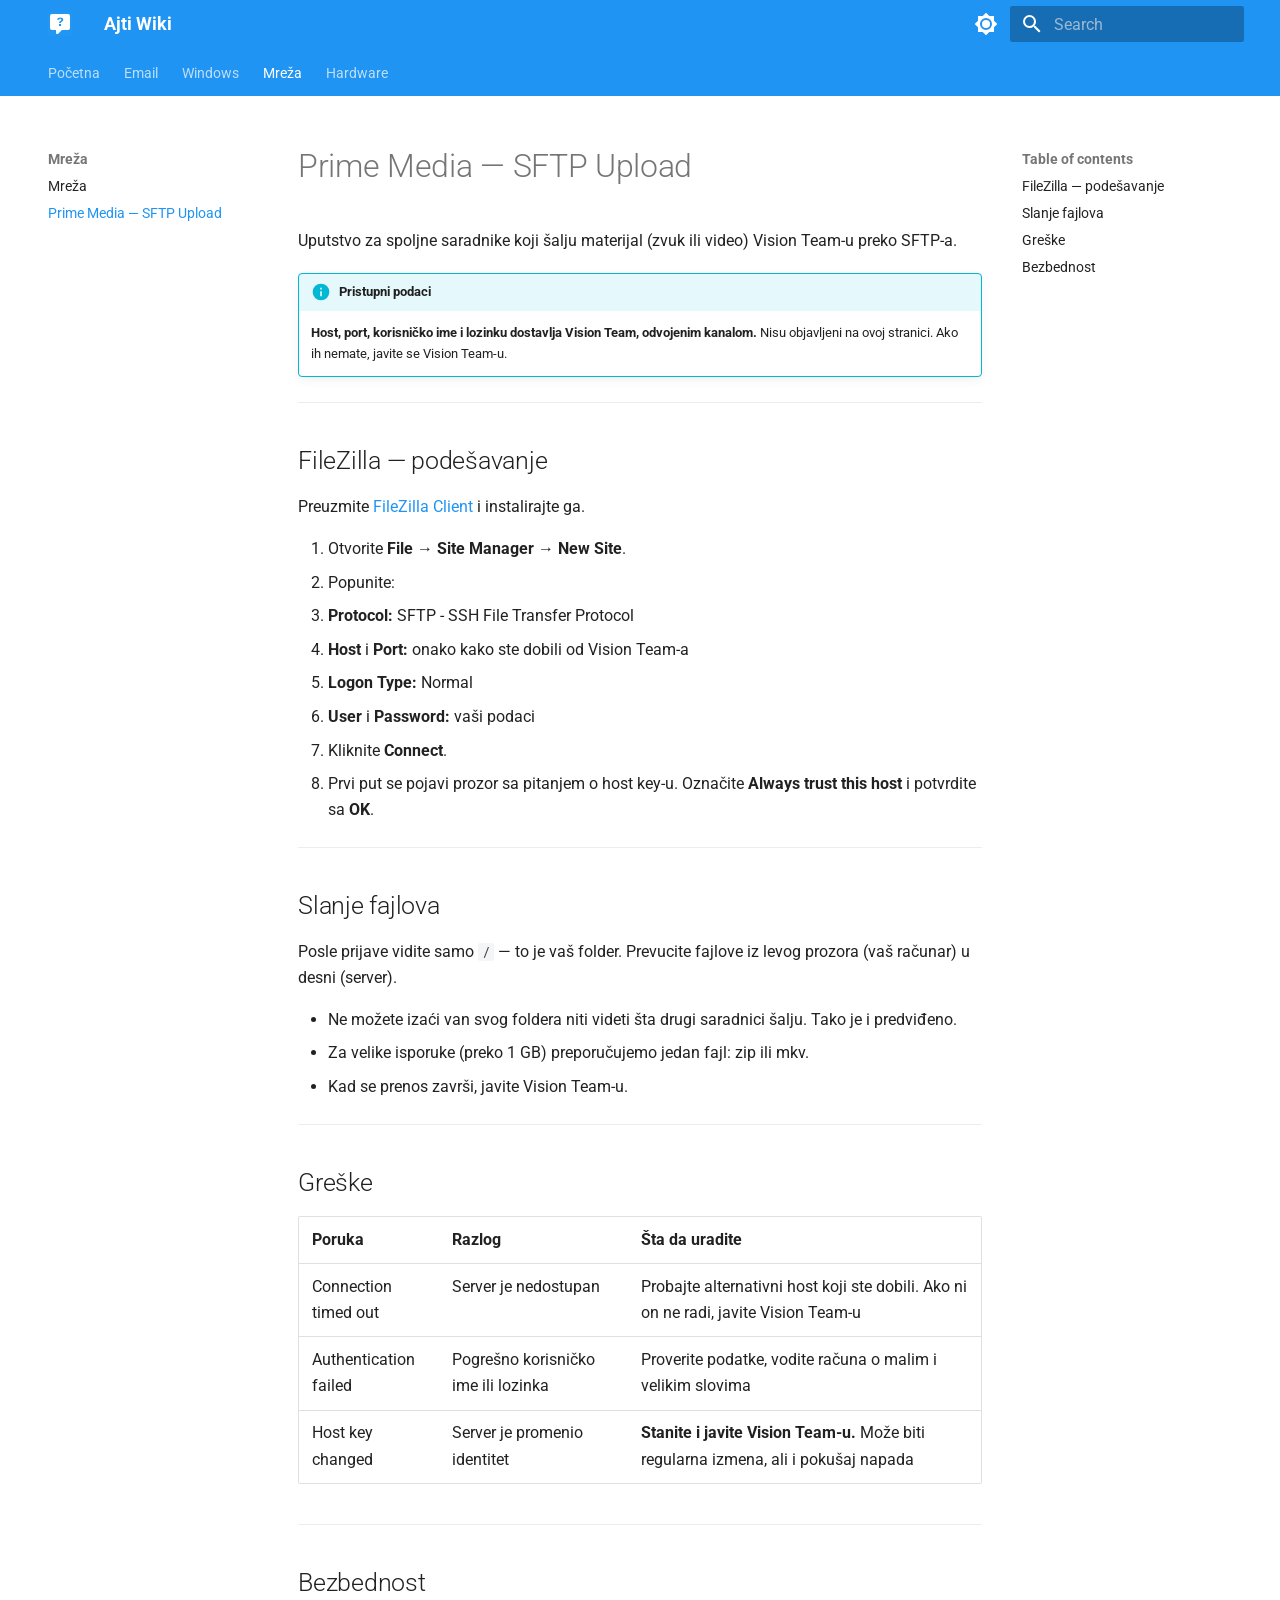
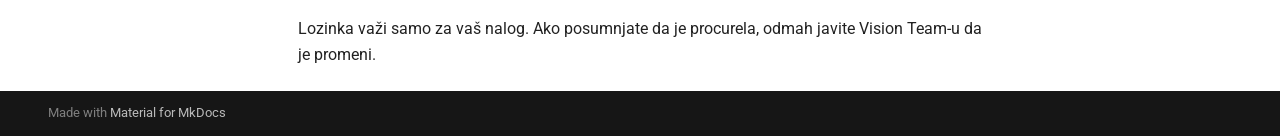
<file: network/prime-media-sftp-upload/index.html>
<!doctype html>
<html lang="en" class="no-js">
  <head>
    
      <meta charset="utf-8">
      <meta name="viewport" content="width=device-width,initial-scale=1">
      
        <meta name="description" content="Baza znanja — česti IT problemi i rešenja">
      
      
        <meta name="author" content="AJTI">
      
      
        <link rel="canonical" href="https://wiki.ajti.party/network/prime-media-sftp-upload/">
      
      
        <link rel="prev" href="../">
      
      
        <link rel="next" href="../../hardware/">
      
      
        
      
      
      <link rel="icon" href="../../assets/images/favicon.svg">
      <meta name="generator" content="mkdocs-1.6.1, mkdocs-material-9.8.0">
    
    
      
        <title>Prime Media — SFTP Upload - Ajti Wiki</title>
      
    
    
      <link rel="stylesheet" href="../../assets/stylesheets/main.57a0d79d.min.css">
      
        
        <link rel="stylesheet" href="../../assets/stylesheets/palette.fb2fffe2.min.css">
      
      


    
    
      
    
    
      
        
        
        <link rel="preconnect" href="https://fonts.gstatic.com" crossorigin>
        <link rel="stylesheet" href="https://fonts.googleapis.com/css?family=Roboto:300,300i,400,400i,700,700i%7CRoboto+Mono:400,400i,700,700i&display=fallback">
        <style>:root{--md-text-font:"Roboto";--md-code-font:"Roboto Mono"}</style>
      
    
    
      <link rel="stylesheet" href="../../stylesheets/extra.css">
    
    <script>__md_scope=new URL("../..",location),__md_hash=e=>[...e].reduce(((e,_)=>(e<<5)-e+_.charCodeAt(0)),0),__md_get=(e,_=localStorage,t=__md_scope)=>JSON.parse(_.getItem(t.pathname+"."+e)),__md_set=(e,_,t=localStorage,a=__md_scope)=>{try{t.setItem(a.pathname+"."+e,JSON.stringify(_))}catch(e){}}</script>
    
      

    
    
  </head>
  
  
    
    
      
    
    
    
    
    <body dir="ltr" data-md-color-scheme="default" data-md-color-primary="blue" data-md-color-accent="blue">
  
    
    <input class="md-toggle" data-md-toggle="drawer" type="checkbox" id="__drawer" autocomplete="off">
    <input class="md-toggle" data-md-toggle="search" type="checkbox" id="__search" autocomplete="off">
    <label class="md-overlay" for="__drawer"></label>
    <div data-md-component="skip">
      
        
        <a href="#prime-media-sftp-upload" class="md-skip">
          Skip to content
        </a>
      
    </div>
    <div data-md-component="announce">
      
    </div>
    
    
      

<header class="md-header" data-md-component="header">
  <nav class="md-header__inner md-grid" aria-label="Header">
    <a href="../.." title="Ajti Wiki" class="md-header__button md-logo" aria-label="Ajti Wiki" data-md-component="logo">
      
  <img src="../../assets/images/favicon.svg" alt="logo">

    </a>
    <label class="md-header__button md-icon" for="__drawer">
      
      <svg xmlns="http://www.w3.org/2000/svg" viewBox="0 0 24 24"><path d="M3 6h18v2H3zm0 5h18v2H3zm0 5h18v2H3z"/></svg>
    </label>
    <div class="md-header__title" data-md-component="header-title">
      <div class="md-header__ellipsis">
        <div class="md-header__topic">
          <span class="md-ellipsis">
            Ajti Wiki
          </span>
        </div>
        <div class="md-header__topic" data-md-component="header-topic">
          <span class="md-ellipsis">
            
              Prime Media — SFTP Upload
            
          </span>
        </div>
      </div>
    </div>
    
      
        <form class="md-header__option" data-md-component="palette">
  
    
    
    
    <input class="md-option" data-md-color-media="" data-md-color-scheme="default" data-md-color-primary="blue" data-md-color-accent="blue"  aria-label="Switch to dark mode"  type="radio" name="__palette" id="__palette_0">
    
      <label class="md-header__button md-icon" title="Switch to dark mode" for="__palette_1" hidden>
        <svg xmlns="http://www.w3.org/2000/svg" viewBox="0 0 24 24"><path d="M12 8a4 4 0 0 0-4 4 4 4 0 0 0 4 4 4 4 0 0 0 4-4 4 4 0 0 0-4-4m0 10a6 6 0 0 1-6-6 6 6 0 0 1 6-6 6 6 0 0 1 6 6 6 6 0 0 1-6 6m8-9.31V4h-4.69L12 .69 8.69 4H4v4.69L.69 12 4 15.31V20h4.69L12 23.31 15.31 20H20v-4.69L23.31 12z"/></svg>
      </label>
    
  
    
    
    
    <input class="md-option" data-md-color-media="" data-md-color-scheme="slate" data-md-color-primary="blue" data-md-color-accent="blue"  aria-label="Switch to light mode"  type="radio" name="__palette" id="__palette_1">
    
      <label class="md-header__button md-icon" title="Switch to light mode" for="__palette_0" hidden>
        <svg xmlns="http://www.w3.org/2000/svg" viewBox="0 0 24 24"><path d="M12 18c-.89 0-1.74-.2-2.5-.55C11.56 16.5 13 14.42 13 12s-1.44-4.5-3.5-5.45C10.26 6.2 11.11 6 12 6a6 6 0 0 1 6 6 6 6 0 0 1-6 6m8-9.31V4h-4.69L12 .69 8.69 4H4v4.69L.69 12 4 15.31V20h4.69L12 23.31 15.31 20H20v-4.69L23.31 12z"/></svg>
      </label>
    
  
</form>
      
    
    
      <script>var palette=__md_get("__palette");if(palette&&palette.color){if("(prefers-color-scheme)"===palette.color.media){var media=matchMedia("(prefers-color-scheme: light)"),input=document.querySelector(media.matches?"[data-md-color-media='(prefers-color-scheme: light)']":"[data-md-color-media='(prefers-color-scheme: dark)']");palette.color.media=input.getAttribute("data-md-color-media"),palette.color.scheme=input.getAttribute("data-md-color-scheme"),palette.color.primary=input.getAttribute("data-md-color-primary"),palette.color.accent=input.getAttribute("data-md-color-accent")}for(var[key,value]of Object.entries(palette.color))document.body.setAttribute("data-md-color-"+key,value)}</script>
    
    
    
      
      
        <label class="md-header__button md-icon" for="__search">
          
          <svg xmlns="http://www.w3.org/2000/svg" viewBox="0 0 24 24"><path d="M9.5 3A6.5 6.5 0 0 1 16 9.5c0 1.61-.59 3.09-1.56 4.23l.27.27h.79l5 5-1.5 1.5-5-5v-.79l-.27-.27A6.52 6.52 0 0 1 9.5 16 6.5 6.5 0 0 1 3 9.5 6.5 6.5 0 0 1 9.5 3m0 2C7 5 5 7 5 9.5S7 14 9.5 14 14 12 14 9.5 12 5 9.5 5"/></svg>
        </label>
        <div class="md-search" data-md-component="search" role="dialog">
  <label class="md-search__overlay" for="__search"></label>
  <div class="md-search__inner" role="search">
    <form class="md-search__form" name="search">
      <input type="text" class="md-search__input" name="query" aria-label="Search" placeholder="Search" autocapitalize="off" autocorrect="off" autocomplete="off" spellcheck="false" data-md-component="search-query" required>
      <label class="md-search__icon md-icon" for="__search">
        
        <svg xmlns="http://www.w3.org/2000/svg" viewBox="0 0 24 24"><path d="M9.5 3A6.5 6.5 0 0 1 16 9.5c0 1.61-.59 3.09-1.56 4.23l.27.27h.79l5 5-1.5 1.5-5-5v-.79l-.27-.27A6.52 6.52 0 0 1 9.5 16 6.5 6.5 0 0 1 3 9.5 6.5 6.5 0 0 1 9.5 3m0 2C7 5 5 7 5 9.5S7 14 9.5 14 14 12 14 9.5 12 5 9.5 5"/></svg>
        
        <svg xmlns="http://www.w3.org/2000/svg" viewBox="0 0 24 24"><path d="M20 11v2H8l5.5 5.5-1.42 1.42L4.16 12l7.92-7.92L13.5 5.5 8 11z"/></svg>
      </label>
      <nav class="md-search__options" aria-label="Search">
        
        <button type="reset" class="md-search__icon md-icon" title="Clear" aria-label="Clear" tabindex="-1">
          
          <svg xmlns="http://www.w3.org/2000/svg" viewBox="0 0 24 24"><path d="M19 6.41 17.59 5 12 10.59 6.41 5 5 6.41 10.59 12 5 17.59 6.41 19 12 13.41 17.59 19 19 17.59 13.41 12z"/></svg>
        </button>
      </nav>
      
        <div class="md-search__suggest" data-md-component="search-suggest"></div>
      
    </form>
    <div class="md-search__output">
      <div class="md-search__scrollwrap" tabindex="0" data-md-scrollfix>
        <div class="md-search-result" data-md-component="search-result">
          <div class="md-search-result__meta">
            Initializing search
          </div>
          <ol class="md-search-result__list" role="presentation"></ol>
        </div>
      </div>
    </div>
  </div>
</div>
      
    
    
  </nav>
  
</header>
    
    <div class="md-container" data-md-component="container">
      
      
        
          
            
<nav class="md-tabs" aria-label="Tabs" data-md-component="tabs">
  <div class="md-grid">
    <ul class="md-tabs__list">
      
        
  
  
  
  
    <li class="md-tabs__item">
      <a href="../.." class="md-tabs__link">
        
  
  
    
  
  Početna

      </a>
    </li>
  

      
        
  
  
  
  
    
    
      <li class="md-tabs__item">
        <a href="../../email/" class="md-tabs__link">
          
  
  
  Email

        </a>
      </li>
    
  

      
        
  
  
  
  
    
    
      <li class="md-tabs__item">
        <a href="../../windows/" class="md-tabs__link">
          
  
  
  Windows

        </a>
      </li>
    
  

      
        
  
  
  
    
  
  
    
    
      <li class="md-tabs__item md-tabs__item--active">
        <a href="../" class="md-tabs__link">
          
  
  
  Mreža

        </a>
      </li>
    
  

      
        
  
  
  
  
    
    
      <li class="md-tabs__item">
        <a href="../../hardware/" class="md-tabs__link">
          
  
  
  Hardware

        </a>
      </li>
    
  

      
    </ul>
  </div>
</nav>
          
        
      
      <main class="md-main" data-md-component="main">
        <div class="md-main__inner md-grid">
          
            
              
              <div class="md-sidebar md-sidebar--primary" data-md-component="sidebar" data-md-type="navigation" >
                <div class="md-sidebar__scrollwrap">
                  <div class="md-sidebar__inner">
                    


  


<nav class="md-nav md-nav--primary md-nav--lifted" aria-label="Navigation" data-md-level="0">
  <label class="md-nav__title" for="__drawer">
    <a href="../.." title="Ajti Wiki" class="md-nav__button md-logo" aria-label="Ajti Wiki" data-md-component="logo">
      
  <img src="../../assets/images/favicon.svg" alt="logo">

    </a>
    Ajti Wiki
  </label>
  
  <ul class="md-nav__list" data-md-scrollfix>
    
      
      
  
  
  
  
    <li class="md-nav__item">
      <a href="../.." class="md-nav__link">
        
  
  
  <span class="md-ellipsis">
    
  
    Početna
  

    
  </span>
  
  

      </a>
    </li>
  

    
      
      
  
  
  
  
    
    
    
    
      
      
        
      
    
    
    <li class="md-nav__item md-nav__item--nested">
      
        
        
        <input class="md-nav__toggle md-toggle " type="checkbox" id="__nav_2" >
        
          
          <label class="md-nav__link" for="__nav_2" id="__nav_2_label" tabindex="0">
            
  
  
  <span class="md-ellipsis">
    
  
    Email
  

    
  </span>
  
  

            <span class="md-nav__icon md-icon"></span>
          </label>
        
        <nav class="md-nav" data-md-level="1" aria-labelledby="__nav_2_label" aria-expanded="false">
          <label class="md-nav__title" for="__nav_2">
            <span class="md-nav__icon md-icon"></span>
            
  
    Email
  

          </label>
          <ul class="md-nav__list" data-md-scrollfix>
            
              
                
  
  
  
  
    <li class="md-nav__item">
      <a href="../../email/" class="md-nav__link">
        
  
  
  <span class="md-ellipsis">
    
  
    Email
  

    
  </span>
  
  

      </a>
    </li>
  

              
            
              
                
  
  
  
  
    <li class="md-nav__item">
      <a href="../../email/thunderbird-popravka-foldera/" class="md-nav__link">
        
  
  
  <span class="md-ellipsis">
    
  
    Thunderbird — Inbox ne prikazuje svu poštu
  

    
  </span>
  
  

      </a>
    </li>
  

              
            
              
                
  
  
  
  
    <li class="md-nav__item">
      <a href="../../email/cpanel-webmail-out-of-office-forwarding/" class="md-nav__link">
        
  
  
  <span class="md-ellipsis">
    
  
    cPanel Webmail: Out of Office i prosleđivanje pošte
  

    
  </span>
  
  

      </a>
    </li>
  

              
            
              
                
  
  
  
  
    <li class="md-nav__item">
      <a href="../../email/microsoft-365-prijava-u-dva-koraka/" class="md-nav__link">
        
  
  
  <span class="md-ellipsis">
    
  
    Microsoft 365: prijava u dva koraka (Authenticator)
  

    
  </span>
  
  

      </a>
    </li>
  

              
            
          </ul>
        </nav>
      
    </li>
  

    
      
      
  
  
  
  
    
    
    
    
      
      
        
      
    
    
    <li class="md-nav__item md-nav__item--nested">
      
        
        
        <input class="md-nav__toggle md-toggle " type="checkbox" id="__nav_3" >
        
          
          <label class="md-nav__link" for="__nav_3" id="__nav_3_label" tabindex="0">
            
  
  
  <span class="md-ellipsis">
    
  
    Windows
  

    
  </span>
  
  

            <span class="md-nav__icon md-icon"></span>
          </label>
        
        <nav class="md-nav" data-md-level="1" aria-labelledby="__nav_3_label" aria-expanded="false">
          <label class="md-nav__title" for="__nav_3">
            <span class="md-nav__icon md-icon"></span>
            
  
    Windows
  

          </label>
          <ul class="md-nav__list" data-md-scrollfix>
            
              
                
  
  
  
  
    <li class="md-nav__item">
      <a href="../../windows/" class="md-nav__link">
        
  
  
  <span class="md-ellipsis">
    
  
    Windows
  

    
  </span>
  
  

      </a>
    </li>
  

              
            
              
                
  
  
  
  
    
    
    
    
      
      
        
      
    
    
    <li class="md-nav__item md-nav__item--nested">
      
        
        
        <input class="md-nav__toggle md-toggle " type="checkbox" id="__nav_3_2" >
        
          
          <label class="md-nav__link" for="__nav_3_2" id="__nav_3_2_label" tabindex="0">
            
  
  
  <span class="md-ellipsis">
    
  
    SAP GUI
  

    
  </span>
  
  

            <span class="md-nav__icon md-icon"></span>
          </label>
        
        <nav class="md-nav" data-md-level="2" aria-labelledby="__nav_3_2_label" aria-expanded="false">
          <label class="md-nav__title" for="__nav_3_2">
            <span class="md-nav__icon md-icon"></span>
            
  
    SAP GUI
  

          </label>
          <ul class="md-nav__list" data-md-scrollfix>
            
              
                
  
  
  
  
    <li class="md-nav__item">
      <a href="../../windows/SAP-GUI-800-Instalacija/" class="md-nav__link">
        
  
  
  <span class="md-ellipsis">
    
  
    SAP GUI 8.00 Instalacija
  

    
  </span>
  
  

      </a>
    </li>
  

              
            
              
                
  
  
  
  
    <li class="md-nav__item">
      <a href="../../windows/SAP-GUI-Jezik-i-Izgled/" class="md-nav__link">
        
  
  
  <span class="md-ellipsis">
    
  
    SAP GUI Jezik i Izgled
  

    
  </span>
  
  

      </a>
    </li>
  

              
            
          </ul>
        </nav>
      
    </li>
  

              
            
              
                
  
  
  
  
    <li class="md-nav__item">
      <a href="../../windows/CheckPoint-Mobile-VPN-Instalacija/" class="md-nav__link">
        
  
  
  <span class="md-ellipsis">
    
  
    CheckPoint Mobile VPN Instalacija
  

    
  </span>
  
  

      </a>
    </li>
  

              
            
              
                
  
  
  
  
    <li class="md-nav__item">
      <a href="../../windows/Hal-E-Bank-Nadogradnja/" class="md-nav__link">
        
  
  
  <span class="md-ellipsis">
    
  
    Hal E-Bank Nadogradnja (Personal i Corporate)
  

    
  </span>
  
  

      </a>
    </li>
  

              
            
          </ul>
        </nav>
      
    </li>
  

    
      
      
  
  
    
  
  
  
    
    
    
    
      
        
        
      
      
        
      
    
    
    <li class="md-nav__item md-nav__item--active md-nav__item--section md-nav__item--nested">
      
        
        
        <input class="md-nav__toggle md-toggle " type="checkbox" id="__nav_4" checked>
        
          
          <label class="md-nav__link" for="__nav_4" id="__nav_4_label" tabindex="">
            
  
  
  <span class="md-ellipsis">
    
  
    Mreža
  

    
  </span>
  
  

            <span class="md-nav__icon md-icon"></span>
          </label>
        
        <nav class="md-nav" data-md-level="1" aria-labelledby="__nav_4_label" aria-expanded="true">
          <label class="md-nav__title" for="__nav_4">
            <span class="md-nav__icon md-icon"></span>
            
  
    Mreža
  

          </label>
          <ul class="md-nav__list" data-md-scrollfix>
            
              
                
  
  
  
  
    <li class="md-nav__item">
      <a href="../" class="md-nav__link">
        
  
  
  <span class="md-ellipsis">
    
  
    Mreža
  

    
  </span>
  
  

      </a>
    </li>
  

              
            
              
                
  
  
    
  
  
  
    <li class="md-nav__item md-nav__item--active">
      
      <input class="md-nav__toggle md-toggle" type="checkbox" id="__toc">
      
      
        
      
      
        <label class="md-nav__link md-nav__link--active" for="__toc">
          
  
  
  <span class="md-ellipsis">
    
  
    Prime Media — SFTP Upload
  

    
  </span>
  
  

          <span class="md-nav__icon md-icon"></span>
        </label>
      
      <a href="./" class="md-nav__link md-nav__link--active">
        
  
  
  <span class="md-ellipsis">
    
  
    Prime Media — SFTP Upload
  

    
  </span>
  
  

      </a>
      
        

<nav class="md-nav md-nav--secondary" aria-label="Table of contents">
  
  
  
    
  
  
    <label class="md-nav__title" for="__toc">
      <span class="md-nav__icon md-icon"></span>
      Table of contents
    </label>
    <ul class="md-nav__list" data-md-component="toc" data-md-scrollfix>
      
        <li class="md-nav__item">
  <a href="#filezilla-podesavanje" class="md-nav__link">
    <span class="md-ellipsis">
      
        FileZilla — podešavanje
      
    </span>
  </a>
  
</li>
      
        <li class="md-nav__item">
  <a href="#slanje-fajlova" class="md-nav__link">
    <span class="md-ellipsis">
      
        Slanje fajlova
      
    </span>
  </a>
  
</li>
      
        <li class="md-nav__item">
  <a href="#greske" class="md-nav__link">
    <span class="md-ellipsis">
      
        Greške
      
    </span>
  </a>
  
</li>
      
        <li class="md-nav__item">
  <a href="#bezbednost" class="md-nav__link">
    <span class="md-ellipsis">
      
        Bezbednost
      
    </span>
  </a>
  
</li>
      
    </ul>
  
</nav>
      
    </li>
  

              
            
          </ul>
        </nav>
      
    </li>
  

    
      
      
  
  
  
  
    
    
    
    
      
      
        
      
    
    
    <li class="md-nav__item md-nav__item--nested">
      
        
        
        <input class="md-nav__toggle md-toggle " type="checkbox" id="__nav_5" >
        
          
          <label class="md-nav__link" for="__nav_5" id="__nav_5_label" tabindex="0">
            
  
  
  <span class="md-ellipsis">
    
  
    Hardware
  

    
  </span>
  
  

            <span class="md-nav__icon md-icon"></span>
          </label>
        
        <nav class="md-nav" data-md-level="1" aria-labelledby="__nav_5_label" aria-expanded="false">
          <label class="md-nav__title" for="__nav_5">
            <span class="md-nav__icon md-icon"></span>
            
  
    Hardware
  

          </label>
          <ul class="md-nav__list" data-md-scrollfix>
            
              
                
  
  
  
  
    <li class="md-nav__item">
      <a href="../../hardware/" class="md-nav__link">
        
  
  
  <span class="md-ellipsis">
    
  
    Hardware
  

    
  </span>
  
  

      </a>
    </li>
  

              
            
              
                
  
  
  
  
    <li class="md-nav__item">
      <a href="../../hardware/elcom-tag-aktivacija/" class="md-nav__link">
        
  
  
  <span class="md-ellipsis">
    
  
    Elcom — Aktivacija TAG-a
  

    
  </span>
  
  

      </a>
    </li>
  

              
            
          </ul>
        </nav>
      
    </li>
  

    
  </ul>
</nav>
                  </div>
                </div>
              </div>
            
            
              
              <div class="md-sidebar md-sidebar--secondary" data-md-component="sidebar" data-md-type="toc" >
                <div class="md-sidebar__scrollwrap">
                  <div class="md-sidebar__inner">
                    

<nav class="md-nav md-nav--secondary" aria-label="Table of contents">
  
  
  
    
  
  
    <label class="md-nav__title" for="__toc">
      <span class="md-nav__icon md-icon"></span>
      Table of contents
    </label>
    <ul class="md-nav__list" data-md-component="toc" data-md-scrollfix>
      
        <li class="md-nav__item">
  <a href="#filezilla-podesavanje" class="md-nav__link">
    <span class="md-ellipsis">
      
        FileZilla — podešavanje
      
    </span>
  </a>
  
</li>
      
        <li class="md-nav__item">
  <a href="#slanje-fajlova" class="md-nav__link">
    <span class="md-ellipsis">
      
        Slanje fajlova
      
    </span>
  </a>
  
</li>
      
        <li class="md-nav__item">
  <a href="#greske" class="md-nav__link">
    <span class="md-ellipsis">
      
        Greške
      
    </span>
  </a>
  
</li>
      
        <li class="md-nav__item">
  <a href="#bezbednost" class="md-nav__link">
    <span class="md-ellipsis">
      
        Bezbednost
      
    </span>
  </a>
  
</li>
      
    </ul>
  
</nav>
                  </div>
                </div>
              </div>
            
          
          
            <div class="md-content" data-md-component="content">
              
              <article class="md-content__inner md-typeset">
                
                  



<h1 id="prime-media-sftp-upload">Prime Media — SFTP Upload<a class="headerlink" href="#prime-media-sftp-upload" title="Permanent link">&para;</a></h1>
<p>Uputstvo za spoljne saradnike koji šalju materijal (zvuk ili video) Vision Team-u preko SFTP-a.</p>
<div class="admonition info">
<p class="admonition-title">Pristupni podaci</p>
<p><strong>Host, port, korisničko ime i lozinku dostavlja Vision Team, odvojenim kanalom.</strong>
Nisu objavljeni na ovoj stranici. Ako ih nemate, javite se Vision Team-u.</p>
</div>
<hr />
<h2 id="filezilla-podesavanje">FileZilla — podešavanje<a class="headerlink" href="#filezilla-podesavanje" title="Permanent link">&para;</a></h2>
<p>Preuzmite <a href="https://filezilla-project.org/download.php?type=client">FileZilla Client</a> i instalirajte ga.</p>
<ol>
<li>Otvorite <strong>File → Site Manager → New Site</strong>.</li>
<li>Popunite:</li>
<li><strong>Protocol:</strong> SFTP - SSH File Transfer Protocol</li>
<li><strong>Host</strong> i <strong>Port:</strong> onako kako ste dobili od Vision Team-a</li>
<li><strong>Logon Type:</strong> Normal</li>
<li><strong>User</strong> i <strong>Password:</strong> vaši podaci</li>
<li>Kliknite <strong>Connect</strong>.</li>
<li>Prvi put se pojavi prozor sa pitanjem o host key-u. Označite <strong>Always trust this host</strong> i potvrdite sa <strong>OK</strong>.</li>
</ol>
<hr />
<h2 id="slanje-fajlova">Slanje fajlova<a class="headerlink" href="#slanje-fajlova" title="Permanent link">&para;</a></h2>
<p>Posle prijave vidite samo <code>/</code> — to je vaš folder. Prevucite fajlove iz levog prozora (vaš računar) u desni (server).</p>
<ul>
<li>Ne možete izaći van svog foldera niti videti šta drugi saradnici šalju. Tako je i predviđeno.</li>
<li>Za velike isporuke (preko 1 GB) preporučujemo jedan fajl: zip ili mkv.</li>
<li>Kad se prenos završi, javite Vision Team-u.</li>
</ul>
<hr />
<h2 id="greske">Greške<a class="headerlink" href="#greske" title="Permanent link">&para;</a></h2>
<table>
<thead>
<tr>
<th>Poruka</th>
<th>Razlog</th>
<th>Šta da uradite</th>
</tr>
</thead>
<tbody>
<tr>
<td>Connection timed out</td>
<td>Server je nedostupan</td>
<td>Probajte alternativni host koji ste dobili. Ako ni on ne radi, javite Vision Team-u</td>
</tr>
<tr>
<td>Authentication failed</td>
<td>Pogrešno korisničko ime ili lozinka</td>
<td>Proverite podatke, vodite računa o malim i velikim slovima</td>
</tr>
<tr>
<td>Host key changed</td>
<td>Server je promenio identitet</td>
<td><strong>Stanite i javite Vision Team-u.</strong> Može biti regularna izmena, ali i pokušaj napada</td>
</tr>
</tbody>
</table>
<hr />
<h2 id="bezbednost">Bezbednost<a class="headerlink" href="#bezbednost" title="Permanent link">&para;</a></h2>
<p>Lozinka važi samo za vaš nalog. Ako posumnjate da je procurela, odmah javite Vision Team-u da je promeni.</p>












                
              </article>
            </div>
          
          
<script>var target=document.getElementById(location.hash.slice(1));target&&target.name&&(target.checked=target.name.startsWith("__tabbed_"))</script>
        </div>
        
          <button type="button" class="md-top md-icon" data-md-component="top" hidden>
  
  <svg xmlns="http://www.w3.org/2000/svg" viewBox="0 0 24 24"><path d="M13 20h-2V8l-5.5 5.5-1.42-1.42L12 4.16l7.92 7.92-1.42 1.42L13 8z"/></svg>
  Back to top
</button>
        
      </main>
      
        <footer class="md-footer">
  
  <div class="md-footer-meta md-typeset">
    <div class="md-footer-meta__inner md-grid">
      <div class="md-copyright">
  
  
    Made with
    <a href="https://squidfunk.github.io/mkdocs-material/" target="_blank" rel="noopener">
      Material for MkDocs
    </a>
  
</div>
      
    </div>
  </div>
</footer>
      
    </div>
    <div class="md-dialog" data-md-component="dialog">
      <div class="md-dialog__inner md-typeset"></div>
    </div>
    
    
    
      
      
      <script id="__config" type="application/json">{"annotate": null, "base": "../..", "features": ["navigation.tabs", "navigation.sections", "navigation.top", "search.suggest", "search.highlight", "content.code.copy"], "search": "../../assets/javascripts/workers/search.a7633da7.min.js", "tags": null, "translations": {"clipboard.copied": "Copied to clipboard", "clipboard.copy": "Copy to clipboard", "search.result.more.one": "1 more on this page", "search.result.more.other": "# more on this page", "search.result.none": "No matching documents", "search.result.one": "1 matching document", "search.result.other": "# matching documents", "search.result.placeholder": "Type to start searching", "search.result.term.missing": "Missing", "select.version": "Select version"}, "version": null}</script>
    
    
      <script src="../../assets/javascripts/bundle.c21346df.min.js"></script>
      
    
  </body>
</html>
</file>
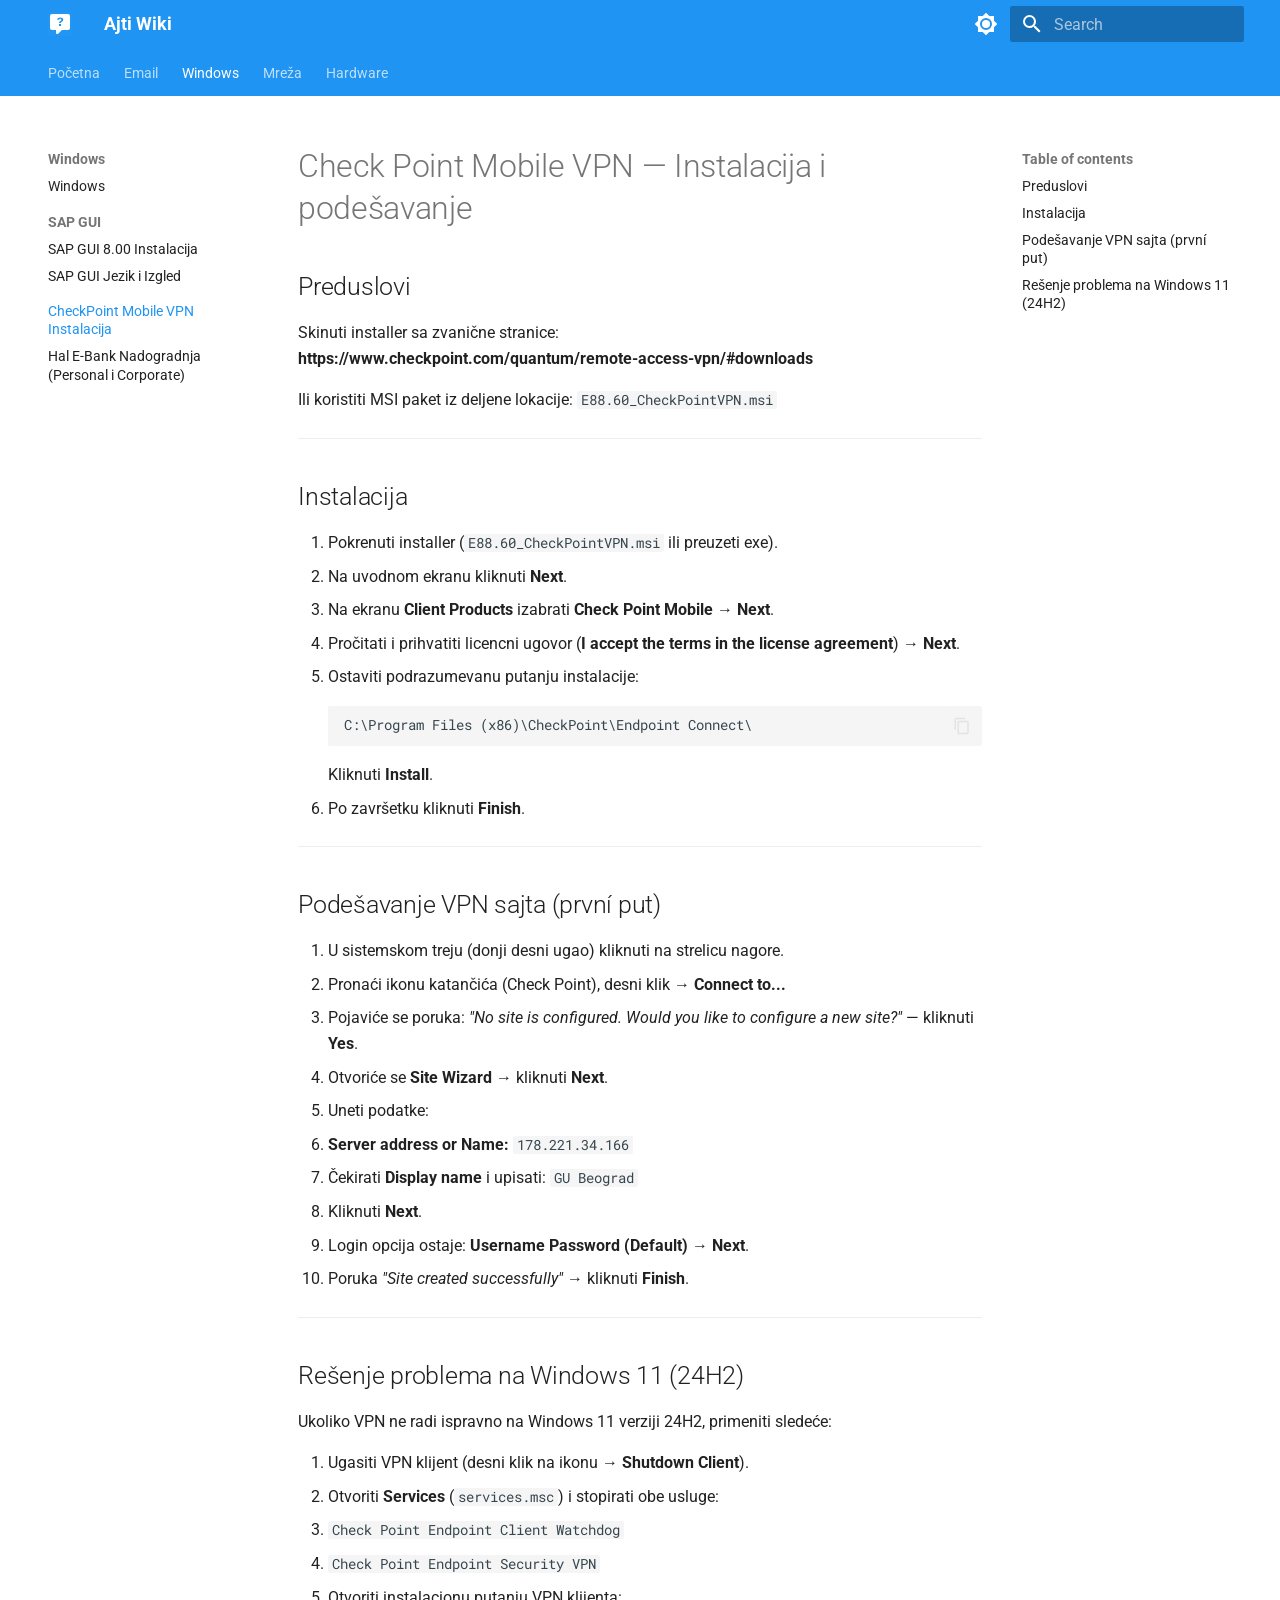
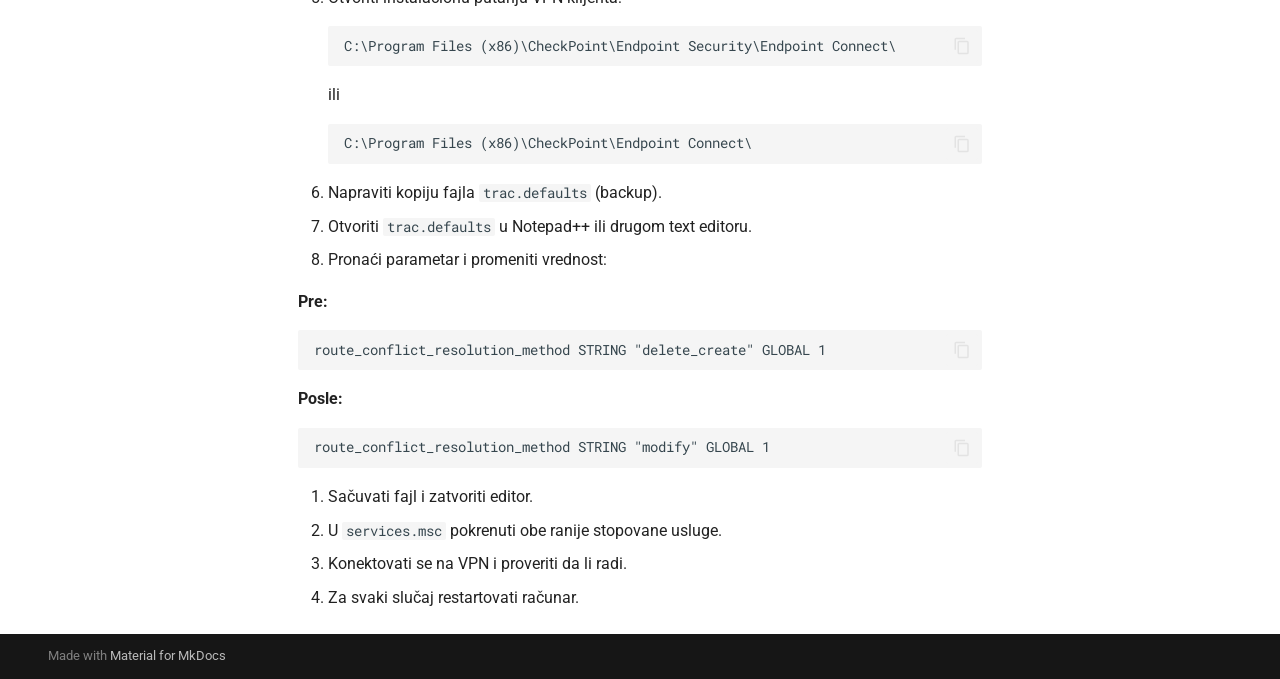
<file: windows/CheckPoint-Mobile-VPN-Instalacija/index.html>
<!doctype html>
<html lang="en" class="no-js">
  <head>
    
      <meta charset="utf-8">
      <meta name="viewport" content="width=device-width,initial-scale=1">
      
        <meta name="description" content="Baza znanja — česti IT problemi i rešenja">
      
      
        <meta name="author" content="AJTI">
      
      
        <link rel="canonical" href="https://wiki.ajti.party/windows/CheckPoint-Mobile-VPN-Instalacija/">
      
      
        <link rel="prev" href="../SAP-GUI-Jezik-i-Izgled/">
      
      
        <link rel="next" href="../Hal-E-Bank-Nadogradnja/">
      
      
        
      
      
      <link rel="icon" href="../../assets/images/favicon.svg">
      <meta name="generator" content="mkdocs-1.6.1, mkdocs-material-9.8.0">
    
    
      
        <title>CheckPoint Mobile VPN Instalacija - Ajti Wiki</title>
      
    
    
      <link rel="stylesheet" href="../../assets/stylesheets/main.57a0d79d.min.css">
      
        
        <link rel="stylesheet" href="../../assets/stylesheets/palette.fb2fffe2.min.css">
      
      


    
    
      
    
    
      
        
        
        <link rel="preconnect" href="https://fonts.gstatic.com" crossorigin>
        <link rel="stylesheet" href="https://fonts.googleapis.com/css?family=Roboto:300,300i,400,400i,700,700i%7CRoboto+Mono:400,400i,700,700i&display=fallback">
        <style>:root{--md-text-font:"Roboto";--md-code-font:"Roboto Mono"}</style>
      
    
    
      <link rel="stylesheet" href="../../stylesheets/extra.css">
    
    <script>__md_scope=new URL("../..",location),__md_hash=e=>[...e].reduce(((e,_)=>(e<<5)-e+_.charCodeAt(0)),0),__md_get=(e,_=localStorage,t=__md_scope)=>JSON.parse(_.getItem(t.pathname+"."+e)),__md_set=(e,_,t=localStorage,a=__md_scope)=>{try{t.setItem(a.pathname+"."+e,JSON.stringify(_))}catch(e){}}</script>
    
      

    
    
  </head>
  
  
    
    
      
    
    
    
    
    <body dir="ltr" data-md-color-scheme="default" data-md-color-primary="blue" data-md-color-accent="blue">
  
    
    <input class="md-toggle" data-md-toggle="drawer" type="checkbox" id="__drawer" autocomplete="off">
    <input class="md-toggle" data-md-toggle="search" type="checkbox" id="__search" autocomplete="off">
    <label class="md-overlay" for="__drawer"></label>
    <div data-md-component="skip">
      
        
        <a href="#check-point-mobile-vpn-instalacija-i-podesavanje" class="md-skip">
          Skip to content
        </a>
      
    </div>
    <div data-md-component="announce">
      
    </div>
    
    
      

<header class="md-header" data-md-component="header">
  <nav class="md-header__inner md-grid" aria-label="Header">
    <a href="../.." title="Ajti Wiki" class="md-header__button md-logo" aria-label="Ajti Wiki" data-md-component="logo">
      
  <img src="../../assets/images/favicon.svg" alt="logo">

    </a>
    <label class="md-header__button md-icon" for="__drawer">
      
      <svg xmlns="http://www.w3.org/2000/svg" viewBox="0 0 24 24"><path d="M3 6h18v2H3zm0 5h18v2H3zm0 5h18v2H3z"/></svg>
    </label>
    <div class="md-header__title" data-md-component="header-title">
      <div class="md-header__ellipsis">
        <div class="md-header__topic">
          <span class="md-ellipsis">
            Ajti Wiki
          </span>
        </div>
        <div class="md-header__topic" data-md-component="header-topic">
          <span class="md-ellipsis">
            
              CheckPoint Mobile VPN Instalacija
            
          </span>
        </div>
      </div>
    </div>
    
      
        <form class="md-header__option" data-md-component="palette">
  
    
    
    
    <input class="md-option" data-md-color-media="" data-md-color-scheme="default" data-md-color-primary="blue" data-md-color-accent="blue"  aria-label="Switch to dark mode"  type="radio" name="__palette" id="__palette_0">
    
      <label class="md-header__button md-icon" title="Switch to dark mode" for="__palette_1" hidden>
        <svg xmlns="http://www.w3.org/2000/svg" viewBox="0 0 24 24"><path d="M12 8a4 4 0 0 0-4 4 4 4 0 0 0 4 4 4 4 0 0 0 4-4 4 4 0 0 0-4-4m0 10a6 6 0 0 1-6-6 6 6 0 0 1 6-6 6 6 0 0 1 6 6 6 6 0 0 1-6 6m8-9.31V4h-4.69L12 .69 8.69 4H4v4.69L.69 12 4 15.31V20h4.69L12 23.31 15.31 20H20v-4.69L23.31 12z"/></svg>
      </label>
    
  
    
    
    
    <input class="md-option" data-md-color-media="" data-md-color-scheme="slate" data-md-color-primary="blue" data-md-color-accent="blue"  aria-label="Switch to light mode"  type="radio" name="__palette" id="__palette_1">
    
      <label class="md-header__button md-icon" title="Switch to light mode" for="__palette_0" hidden>
        <svg xmlns="http://www.w3.org/2000/svg" viewBox="0 0 24 24"><path d="M12 18c-.89 0-1.74-.2-2.5-.55C11.56 16.5 13 14.42 13 12s-1.44-4.5-3.5-5.45C10.26 6.2 11.11 6 12 6a6 6 0 0 1 6 6 6 6 0 0 1-6 6m8-9.31V4h-4.69L12 .69 8.69 4H4v4.69L.69 12 4 15.31V20h4.69L12 23.31 15.31 20H20v-4.69L23.31 12z"/></svg>
      </label>
    
  
</form>
      
    
    
      <script>var palette=__md_get("__palette");if(palette&&palette.color){if("(prefers-color-scheme)"===palette.color.media){var media=matchMedia("(prefers-color-scheme: light)"),input=document.querySelector(media.matches?"[data-md-color-media='(prefers-color-scheme: light)']":"[data-md-color-media='(prefers-color-scheme: dark)']");palette.color.media=input.getAttribute("data-md-color-media"),palette.color.scheme=input.getAttribute("data-md-color-scheme"),palette.color.primary=input.getAttribute("data-md-color-primary"),palette.color.accent=input.getAttribute("data-md-color-accent")}for(var[key,value]of Object.entries(palette.color))document.body.setAttribute("data-md-color-"+key,value)}</script>
    
    
    
      
      
        <label class="md-header__button md-icon" for="__search">
          
          <svg xmlns="http://www.w3.org/2000/svg" viewBox="0 0 24 24"><path d="M9.5 3A6.5 6.5 0 0 1 16 9.5c0 1.61-.59 3.09-1.56 4.23l.27.27h.79l5 5-1.5 1.5-5-5v-.79l-.27-.27A6.52 6.52 0 0 1 9.5 16 6.5 6.5 0 0 1 3 9.5 6.5 6.5 0 0 1 9.5 3m0 2C7 5 5 7 5 9.5S7 14 9.5 14 14 12 14 9.5 12 5 9.5 5"/></svg>
        </label>
        <div class="md-search" data-md-component="search" role="dialog">
  <label class="md-search__overlay" for="__search"></label>
  <div class="md-search__inner" role="search">
    <form class="md-search__form" name="search">
      <input type="text" class="md-search__input" name="query" aria-label="Search" placeholder="Search" autocapitalize="off" autocorrect="off" autocomplete="off" spellcheck="false" data-md-component="search-query" required>
      <label class="md-search__icon md-icon" for="__search">
        
        <svg xmlns="http://www.w3.org/2000/svg" viewBox="0 0 24 24"><path d="M9.5 3A6.5 6.5 0 0 1 16 9.5c0 1.61-.59 3.09-1.56 4.23l.27.27h.79l5 5-1.5 1.5-5-5v-.79l-.27-.27A6.52 6.52 0 0 1 9.5 16 6.5 6.5 0 0 1 3 9.5 6.5 6.5 0 0 1 9.5 3m0 2C7 5 5 7 5 9.5S7 14 9.5 14 14 12 14 9.5 12 5 9.5 5"/></svg>
        
        <svg xmlns="http://www.w3.org/2000/svg" viewBox="0 0 24 24"><path d="M20 11v2H8l5.5 5.5-1.42 1.42L4.16 12l7.92-7.92L13.5 5.5 8 11z"/></svg>
      </label>
      <nav class="md-search__options" aria-label="Search">
        
        <button type="reset" class="md-search__icon md-icon" title="Clear" aria-label="Clear" tabindex="-1">
          
          <svg xmlns="http://www.w3.org/2000/svg" viewBox="0 0 24 24"><path d="M19 6.41 17.59 5 12 10.59 6.41 5 5 6.41 10.59 12 5 17.59 6.41 19 12 13.41 17.59 19 19 17.59 13.41 12z"/></svg>
        </button>
      </nav>
      
        <div class="md-search__suggest" data-md-component="search-suggest"></div>
      
    </form>
    <div class="md-search__output">
      <div class="md-search__scrollwrap" tabindex="0" data-md-scrollfix>
        <div class="md-search-result" data-md-component="search-result">
          <div class="md-search-result__meta">
            Initializing search
          </div>
          <ol class="md-search-result__list" role="presentation"></ol>
        </div>
      </div>
    </div>
  </div>
</div>
      
    
    
  </nav>
  
</header>
    
    <div class="md-container" data-md-component="container">
      
      
        
          
            
<nav class="md-tabs" aria-label="Tabs" data-md-component="tabs">
  <div class="md-grid">
    <ul class="md-tabs__list">
      
        
  
  
  
  
    <li class="md-tabs__item">
      <a href="../.." class="md-tabs__link">
        
  
  
    
  
  Početna

      </a>
    </li>
  

      
        
  
  
  
  
    
    
      <li class="md-tabs__item">
        <a href="../../email/" class="md-tabs__link">
          
  
  
  Email

        </a>
      </li>
    
  

      
        
  
  
  
    
  
  
    
    
      <li class="md-tabs__item md-tabs__item--active">
        <a href="../" class="md-tabs__link">
          
  
  
  Windows

        </a>
      </li>
    
  

      
        
  
  
  
  
    
    
      <li class="md-tabs__item">
        <a href="../../network/" class="md-tabs__link">
          
  
  
  Mreža

        </a>
      </li>
    
  

      
        
  
  
  
  
    
    
      <li class="md-tabs__item">
        <a href="../../hardware/" class="md-tabs__link">
          
  
  
  Hardware

        </a>
      </li>
    
  

      
    </ul>
  </div>
</nav>
          
        
      
      <main class="md-main" data-md-component="main">
        <div class="md-main__inner md-grid">
          
            
              
              <div class="md-sidebar md-sidebar--primary" data-md-component="sidebar" data-md-type="navigation" >
                <div class="md-sidebar__scrollwrap">
                  <div class="md-sidebar__inner">
                    


  


<nav class="md-nav md-nav--primary md-nav--lifted" aria-label="Navigation" data-md-level="0">
  <label class="md-nav__title" for="__drawer">
    <a href="../.." title="Ajti Wiki" class="md-nav__button md-logo" aria-label="Ajti Wiki" data-md-component="logo">
      
  <img src="../../assets/images/favicon.svg" alt="logo">

    </a>
    Ajti Wiki
  </label>
  
  <ul class="md-nav__list" data-md-scrollfix>
    
      
      
  
  
  
  
    <li class="md-nav__item">
      <a href="../.." class="md-nav__link">
        
  
  
  <span class="md-ellipsis">
    
  
    Početna
  

    
  </span>
  
  

      </a>
    </li>
  

    
      
      
  
  
  
  
    
    
    
    
      
      
        
      
    
    
    <li class="md-nav__item md-nav__item--nested">
      
        
        
        <input class="md-nav__toggle md-toggle " type="checkbox" id="__nav_2" >
        
          
          <label class="md-nav__link" for="__nav_2" id="__nav_2_label" tabindex="0">
            
  
  
  <span class="md-ellipsis">
    
  
    Email
  

    
  </span>
  
  

            <span class="md-nav__icon md-icon"></span>
          </label>
        
        <nav class="md-nav" data-md-level="1" aria-labelledby="__nav_2_label" aria-expanded="false">
          <label class="md-nav__title" for="__nav_2">
            <span class="md-nav__icon md-icon"></span>
            
  
    Email
  

          </label>
          <ul class="md-nav__list" data-md-scrollfix>
            
              
                
  
  
  
  
    <li class="md-nav__item">
      <a href="../../email/" class="md-nav__link">
        
  
  
  <span class="md-ellipsis">
    
  
    Email
  

    
  </span>
  
  

      </a>
    </li>
  

              
            
              
                
  
  
  
  
    <li class="md-nav__item">
      <a href="../../email/thunderbird-popravka-foldera/" class="md-nav__link">
        
  
  
  <span class="md-ellipsis">
    
  
    Thunderbird — Inbox ne prikazuje svu poštu
  

    
  </span>
  
  

      </a>
    </li>
  

              
            
              
                
  
  
  
  
    <li class="md-nav__item">
      <a href="../../email/cpanel-webmail-out-of-office-forwarding/" class="md-nav__link">
        
  
  
  <span class="md-ellipsis">
    
  
    cPanel Webmail: Out of Office i prosleđivanje pošte
  

    
  </span>
  
  

      </a>
    </li>
  

              
            
              
                
  
  
  
  
    <li class="md-nav__item">
      <a href="../../email/microsoft-365-prijava-u-dva-koraka/" class="md-nav__link">
        
  
  
  <span class="md-ellipsis">
    
  
    Microsoft 365: prijava u dva koraka (Authenticator)
  

    
  </span>
  
  

      </a>
    </li>
  

              
            
          </ul>
        </nav>
      
    </li>
  

    
      
      
  
  
    
  
  
  
    
    
    
    
      
        
        
      
      
        
      
    
    
    <li class="md-nav__item md-nav__item--active md-nav__item--section md-nav__item--nested">
      
        
        
        <input class="md-nav__toggle md-toggle " type="checkbox" id="__nav_3" checked>
        
          
          <label class="md-nav__link" for="__nav_3" id="__nav_3_label" tabindex="">
            
  
  
  <span class="md-ellipsis">
    
  
    Windows
  

    
  </span>
  
  

            <span class="md-nav__icon md-icon"></span>
          </label>
        
        <nav class="md-nav" data-md-level="1" aria-labelledby="__nav_3_label" aria-expanded="true">
          <label class="md-nav__title" for="__nav_3">
            <span class="md-nav__icon md-icon"></span>
            
  
    Windows
  

          </label>
          <ul class="md-nav__list" data-md-scrollfix>
            
              
                
  
  
  
  
    <li class="md-nav__item">
      <a href="../" class="md-nav__link">
        
  
  
  <span class="md-ellipsis">
    
  
    Windows
  

    
  </span>
  
  

      </a>
    </li>
  

              
            
              
                
  
  
  
  
    
    
    
    
      
      
        
          
          
        
      
    
    
    <li class="md-nav__item md-nav__item--section md-nav__item--nested">
      
        
        
        <input class="md-nav__toggle md-toggle " type="checkbox" id="__nav_3_2" >
        
          
          <label class="md-nav__link" for="__nav_3_2" id="__nav_3_2_label" tabindex="">
            
  
  
  <span class="md-ellipsis">
    
  
    SAP GUI
  

    
  </span>
  
  

            <span class="md-nav__icon md-icon"></span>
          </label>
        
        <nav class="md-nav" data-md-level="2" aria-labelledby="__nav_3_2_label" aria-expanded="false">
          <label class="md-nav__title" for="__nav_3_2">
            <span class="md-nav__icon md-icon"></span>
            
  
    SAP GUI
  

          </label>
          <ul class="md-nav__list" data-md-scrollfix>
            
              
                
  
  
  
  
    <li class="md-nav__item">
      <a href="../SAP-GUI-800-Instalacija/" class="md-nav__link">
        
  
  
  <span class="md-ellipsis">
    
  
    SAP GUI 8.00 Instalacija
  

    
  </span>
  
  

      </a>
    </li>
  

              
            
              
                
  
  
  
  
    <li class="md-nav__item">
      <a href="../SAP-GUI-Jezik-i-Izgled/" class="md-nav__link">
        
  
  
  <span class="md-ellipsis">
    
  
    SAP GUI Jezik i Izgled
  

    
  </span>
  
  

      </a>
    </li>
  

              
            
          </ul>
        </nav>
      
    </li>
  

              
            
              
                
  
  
    
  
  
  
    <li class="md-nav__item md-nav__item--active">
      
      <input class="md-nav__toggle md-toggle" type="checkbox" id="__toc">
      
      
        
      
      
        <label class="md-nav__link md-nav__link--active" for="__toc">
          
  
  
  <span class="md-ellipsis">
    
  
    CheckPoint Mobile VPN Instalacija
  

    
  </span>
  
  

          <span class="md-nav__icon md-icon"></span>
        </label>
      
      <a href="./" class="md-nav__link md-nav__link--active">
        
  
  
  <span class="md-ellipsis">
    
  
    CheckPoint Mobile VPN Instalacija
  

    
  </span>
  
  

      </a>
      
        

<nav class="md-nav md-nav--secondary" aria-label="Table of contents">
  
  
  
    
  
  
    <label class="md-nav__title" for="__toc">
      <span class="md-nav__icon md-icon"></span>
      Table of contents
    </label>
    <ul class="md-nav__list" data-md-component="toc" data-md-scrollfix>
      
        <li class="md-nav__item">
  <a href="#preduslovi" class="md-nav__link">
    <span class="md-ellipsis">
      
        Preduslovi
      
    </span>
  </a>
  
</li>
      
        <li class="md-nav__item">
  <a href="#instalacija" class="md-nav__link">
    <span class="md-ellipsis">
      
        Instalacija
      
    </span>
  </a>
  
</li>
      
        <li class="md-nav__item">
  <a href="#podesavanje-vpn-sajta-prvni-put" class="md-nav__link">
    <span class="md-ellipsis">
      
        Podešavanje VPN sajta (první put)
      
    </span>
  </a>
  
</li>
      
        <li class="md-nav__item">
  <a href="#resenje-problema-na-windows-11-24h2" class="md-nav__link">
    <span class="md-ellipsis">
      
        Rešenje problema na Windows 11 (24H2)
      
    </span>
  </a>
  
</li>
      
    </ul>
  
</nav>
      
    </li>
  

              
            
              
                
  
  
  
  
    <li class="md-nav__item">
      <a href="../Hal-E-Bank-Nadogradnja/" class="md-nav__link">
        
  
  
  <span class="md-ellipsis">
    
  
    Hal E-Bank Nadogradnja (Personal i Corporate)
  

    
  </span>
  
  

      </a>
    </li>
  

              
            
          </ul>
        </nav>
      
    </li>
  

    
      
      
  
  
  
  
    
    
    
    
      
      
        
      
    
    
    <li class="md-nav__item md-nav__item--nested">
      
        
        
        <input class="md-nav__toggle md-toggle " type="checkbox" id="__nav_4" >
        
          
          <label class="md-nav__link" for="__nav_4" id="__nav_4_label" tabindex="0">
            
  
  
  <span class="md-ellipsis">
    
  
    Mreža
  

    
  </span>
  
  

            <span class="md-nav__icon md-icon"></span>
          </label>
        
        <nav class="md-nav" data-md-level="1" aria-labelledby="__nav_4_label" aria-expanded="false">
          <label class="md-nav__title" for="__nav_4">
            <span class="md-nav__icon md-icon"></span>
            
  
    Mreža
  

          </label>
          <ul class="md-nav__list" data-md-scrollfix>
            
              
                
  
  
  
  
    <li class="md-nav__item">
      <a href="../../network/" class="md-nav__link">
        
  
  
  <span class="md-ellipsis">
    
  
    Mreža
  

    
  </span>
  
  

      </a>
    </li>
  

              
            
              
                
  
  
  
  
    <li class="md-nav__item">
      <a href="../../network/prime-media-sftp-upload/" class="md-nav__link">
        
  
  
  <span class="md-ellipsis">
    
  
    Prime Media — SFTP Upload
  

    
  </span>
  
  

      </a>
    </li>
  

              
            
          </ul>
        </nav>
      
    </li>
  

    
      
      
  
  
  
  
    
    
    
    
      
      
        
      
    
    
    <li class="md-nav__item md-nav__item--nested">
      
        
        
        <input class="md-nav__toggle md-toggle " type="checkbox" id="__nav_5" >
        
          
          <label class="md-nav__link" for="__nav_5" id="__nav_5_label" tabindex="0">
            
  
  
  <span class="md-ellipsis">
    
  
    Hardware
  

    
  </span>
  
  

            <span class="md-nav__icon md-icon"></span>
          </label>
        
        <nav class="md-nav" data-md-level="1" aria-labelledby="__nav_5_label" aria-expanded="false">
          <label class="md-nav__title" for="__nav_5">
            <span class="md-nav__icon md-icon"></span>
            
  
    Hardware
  

          </label>
          <ul class="md-nav__list" data-md-scrollfix>
            
              
                
  
  
  
  
    <li class="md-nav__item">
      <a href="../../hardware/" class="md-nav__link">
        
  
  
  <span class="md-ellipsis">
    
  
    Hardware
  

    
  </span>
  
  

      </a>
    </li>
  

              
            
              
                
  
  
  
  
    <li class="md-nav__item">
      <a href="../../hardware/elcom-tag-aktivacija/" class="md-nav__link">
        
  
  
  <span class="md-ellipsis">
    
  
    Elcom — Aktivacija TAG-a
  

    
  </span>
  
  

      </a>
    </li>
  

              
            
          </ul>
        </nav>
      
    </li>
  

    
  </ul>
</nav>
                  </div>
                </div>
              </div>
            
            
              
              <div class="md-sidebar md-sidebar--secondary" data-md-component="sidebar" data-md-type="toc" >
                <div class="md-sidebar__scrollwrap">
                  <div class="md-sidebar__inner">
                    

<nav class="md-nav md-nav--secondary" aria-label="Table of contents">
  
  
  
    
  
  
    <label class="md-nav__title" for="__toc">
      <span class="md-nav__icon md-icon"></span>
      Table of contents
    </label>
    <ul class="md-nav__list" data-md-component="toc" data-md-scrollfix>
      
        <li class="md-nav__item">
  <a href="#preduslovi" class="md-nav__link">
    <span class="md-ellipsis">
      
        Preduslovi
      
    </span>
  </a>
  
</li>
      
        <li class="md-nav__item">
  <a href="#instalacija" class="md-nav__link">
    <span class="md-ellipsis">
      
        Instalacija
      
    </span>
  </a>
  
</li>
      
        <li class="md-nav__item">
  <a href="#podesavanje-vpn-sajta-prvni-put" class="md-nav__link">
    <span class="md-ellipsis">
      
        Podešavanje VPN sajta (první put)
      
    </span>
  </a>
  
</li>
      
        <li class="md-nav__item">
  <a href="#resenje-problema-na-windows-11-24h2" class="md-nav__link">
    <span class="md-ellipsis">
      
        Rešenje problema na Windows 11 (24H2)
      
    </span>
  </a>
  
</li>
      
    </ul>
  
</nav>
                  </div>
                </div>
              </div>
            
          
          
            <div class="md-content" data-md-component="content">
              
              <article class="md-content__inner md-typeset">
                
                  



<h1 id="check-point-mobile-vpn-instalacija-i-podesavanje">Check Point Mobile VPN — Instalacija i podešavanje<a class="headerlink" href="#check-point-mobile-vpn-instalacija-i-podesavanje" title="Permanent link">&para;</a></h1>
<h2 id="preduslovi">Preduslovi<a class="headerlink" href="#preduslovi" title="Permanent link">&para;</a></h2>
<p>Skinuti installer sa zvanične stranice:<br />
<strong>https://www.checkpoint.com/quantum/remote-access-vpn/#downloads</strong></p>
<p>Ili koristiti MSI paket iz deljene lokacije: <code>E88.60_CheckPointVPN.msi</code></p>
<hr />
<h2 id="instalacija">Instalacija<a class="headerlink" href="#instalacija" title="Permanent link">&para;</a></h2>
<ol>
<li>Pokrenuti installer (<code>E88.60_CheckPointVPN.msi</code> ili preuzeti exe).</li>
<li>Na uvodnom ekranu kliknuti <strong>Next</strong>.</li>
<li>Na ekranu <strong>Client Products</strong> izabrati <strong>Check Point Mobile</strong> → <strong>Next</strong>.</li>
<li>Pročitati i prihvatiti licencni ugovor (<strong>I accept the terms in the license agreement</strong>) → <strong>Next</strong>.</li>
<li>Ostaviti podrazumevanu putanju instalacije:
   <div class="highlight"><pre><span></span><code><a id="__codelineno-0-1" name="__codelineno-0-1" href="#__codelineno-0-1"></a>C:\Program Files (x86)\CheckPoint\Endpoint Connect\
</code></pre></div>
   Kliknuti <strong>Install</strong>.</li>
<li>Po završetku kliknuti <strong>Finish</strong>.</li>
</ol>
<hr />
<h2 id="podesavanje-vpn-sajta-prvni-put">Podešavanje VPN sajta (první put)<a class="headerlink" href="#podesavanje-vpn-sajta-prvni-put" title="Permanent link">&para;</a></h2>
<ol>
<li>U sistemskom treju (donji desni ugao) kliknuti na strelicu nagore.</li>
<li>Pronaći ikonu katančića (Check Point), desni klik → <strong>Connect to...</strong></li>
<li>Pojaviće se poruka: <em>"No site is configured. Would you like to configure a new site?"</em> — kliknuti <strong>Yes</strong>.</li>
<li>Otvoriće se <strong>Site Wizard</strong> → kliknuti <strong>Next</strong>.</li>
<li>Uneti podatke:</li>
<li><strong>Server address or Name:</strong> <code>178.221.34.166</code></li>
<li>Čekirati <strong>Display name</strong> i upisati: <code>GU Beograd</code></li>
<li>Kliknuti <strong>Next</strong>.</li>
<li>Login opcija ostaje: <strong>Username Password (Default)</strong> → <strong>Next</strong>.</li>
<li>Poruka <em>"Site created successfully"</em> → kliknuti <strong>Finish</strong>.</li>
</ol>
<hr />
<h2 id="resenje-problema-na-windows-11-24h2">Rešenje problema na Windows 11 (24H2)<a class="headerlink" href="#resenje-problema-na-windows-11-24h2" title="Permanent link">&para;</a></h2>
<p>Ukoliko VPN ne radi ispravno na Windows 11 verziji 24H2, primeniti sledeće:</p>
<ol>
<li>Ugasiti VPN klijent (desni klik na ikonu → <strong>Shutdown Client</strong>).</li>
<li>Otvoriti <strong>Services</strong> (<code>services.msc</code>) i stopirati obe usluge:</li>
<li><code>Check Point Endpoint Client Watchdog</code></li>
<li><code>Check Point Endpoint Security VPN</code></li>
<li>Otvoriti instalacionu putanju VPN klijenta:
   <div class="highlight"><pre><span></span><code><a id="__codelineno-1-1" name="__codelineno-1-1" href="#__codelineno-1-1"></a>C:\Program Files (x86)\CheckPoint\Endpoint Security\Endpoint Connect\
</code></pre></div>
   ili
   <div class="highlight"><pre><span></span><code><a id="__codelineno-2-1" name="__codelineno-2-1" href="#__codelineno-2-1"></a>C:\Program Files (x86)\CheckPoint\Endpoint Connect\
</code></pre></div></li>
<li>Napraviti kopiju fajla <code>trac.defaults</code> (backup).</li>
<li>Otvoriti <code>trac.defaults</code> u Notepad++ ili drugom text editoru.</li>
<li>Pronaći parametar i promeniti vrednost:</li>
</ol>
<p><strong>Pre:</strong>
   <div class="highlight"><pre><span></span><code><a id="__codelineno-3-1" name="__codelineno-3-1" href="#__codelineno-3-1"></a>route_conflict_resolution_method STRING "delete_create" GLOBAL 1
</code></pre></div>
   <strong>Posle:</strong>
   <div class="highlight"><pre><span></span><code><a id="__codelineno-4-1" name="__codelineno-4-1" href="#__codelineno-4-1"></a>route_conflict_resolution_method STRING "modify" GLOBAL 1
</code></pre></div></p>
<ol>
<li>Sačuvati fajl i zatvoriti editor.</li>
<li>U <code>services.msc</code> pokrenuti obe ranije stopovane usluge.</li>
<li>Konektovati se na VPN i proveriti da li radi.</li>
<li>Za svaki slučaj restartovati računar.</li>
</ol>












                
              </article>
            </div>
          
          
<script>var target=document.getElementById(location.hash.slice(1));target&&target.name&&(target.checked=target.name.startsWith("__tabbed_"))</script>
        </div>
        
          <button type="button" class="md-top md-icon" data-md-component="top" hidden>
  
  <svg xmlns="http://www.w3.org/2000/svg" viewBox="0 0 24 24"><path d="M13 20h-2V8l-5.5 5.5-1.42-1.42L12 4.16l7.92 7.92-1.42 1.42L13 8z"/></svg>
  Back to top
</button>
        
      </main>
      
        <footer class="md-footer">
  
  <div class="md-footer-meta md-typeset">
    <div class="md-footer-meta__inner md-grid">
      <div class="md-copyright">
  
  
    Made with
    <a href="https://squidfunk.github.io/mkdocs-material/" target="_blank" rel="noopener">
      Material for MkDocs
    </a>
  
</div>
      
    </div>
  </div>
</footer>
      
    </div>
    <div class="md-dialog" data-md-component="dialog">
      <div class="md-dialog__inner md-typeset"></div>
    </div>
    
    
    
      
      
      <script id="__config" type="application/json">{"annotate": null, "base": "../..", "features": ["navigation.tabs", "navigation.sections", "navigation.top", "search.suggest", "search.highlight", "content.code.copy"], "search": "../../assets/javascripts/workers/search.a7633da7.min.js", "tags": null, "translations": {"clipboard.copied": "Copied to clipboard", "clipboard.copy": "Copy to clipboard", "search.result.more.one": "1 more on this page", "search.result.more.other": "# more on this page", "search.result.none": "No matching documents", "search.result.one": "1 matching document", "search.result.other": "# matching documents", "search.result.placeholder": "Type to start searching", "search.result.term.missing": "Missing", "select.version": "Select version"}, "version": null}</script>
    
    
      <script src="../../assets/javascripts/bundle.c21346df.min.js"></script>
      
    
  </body>
</html>
</file>
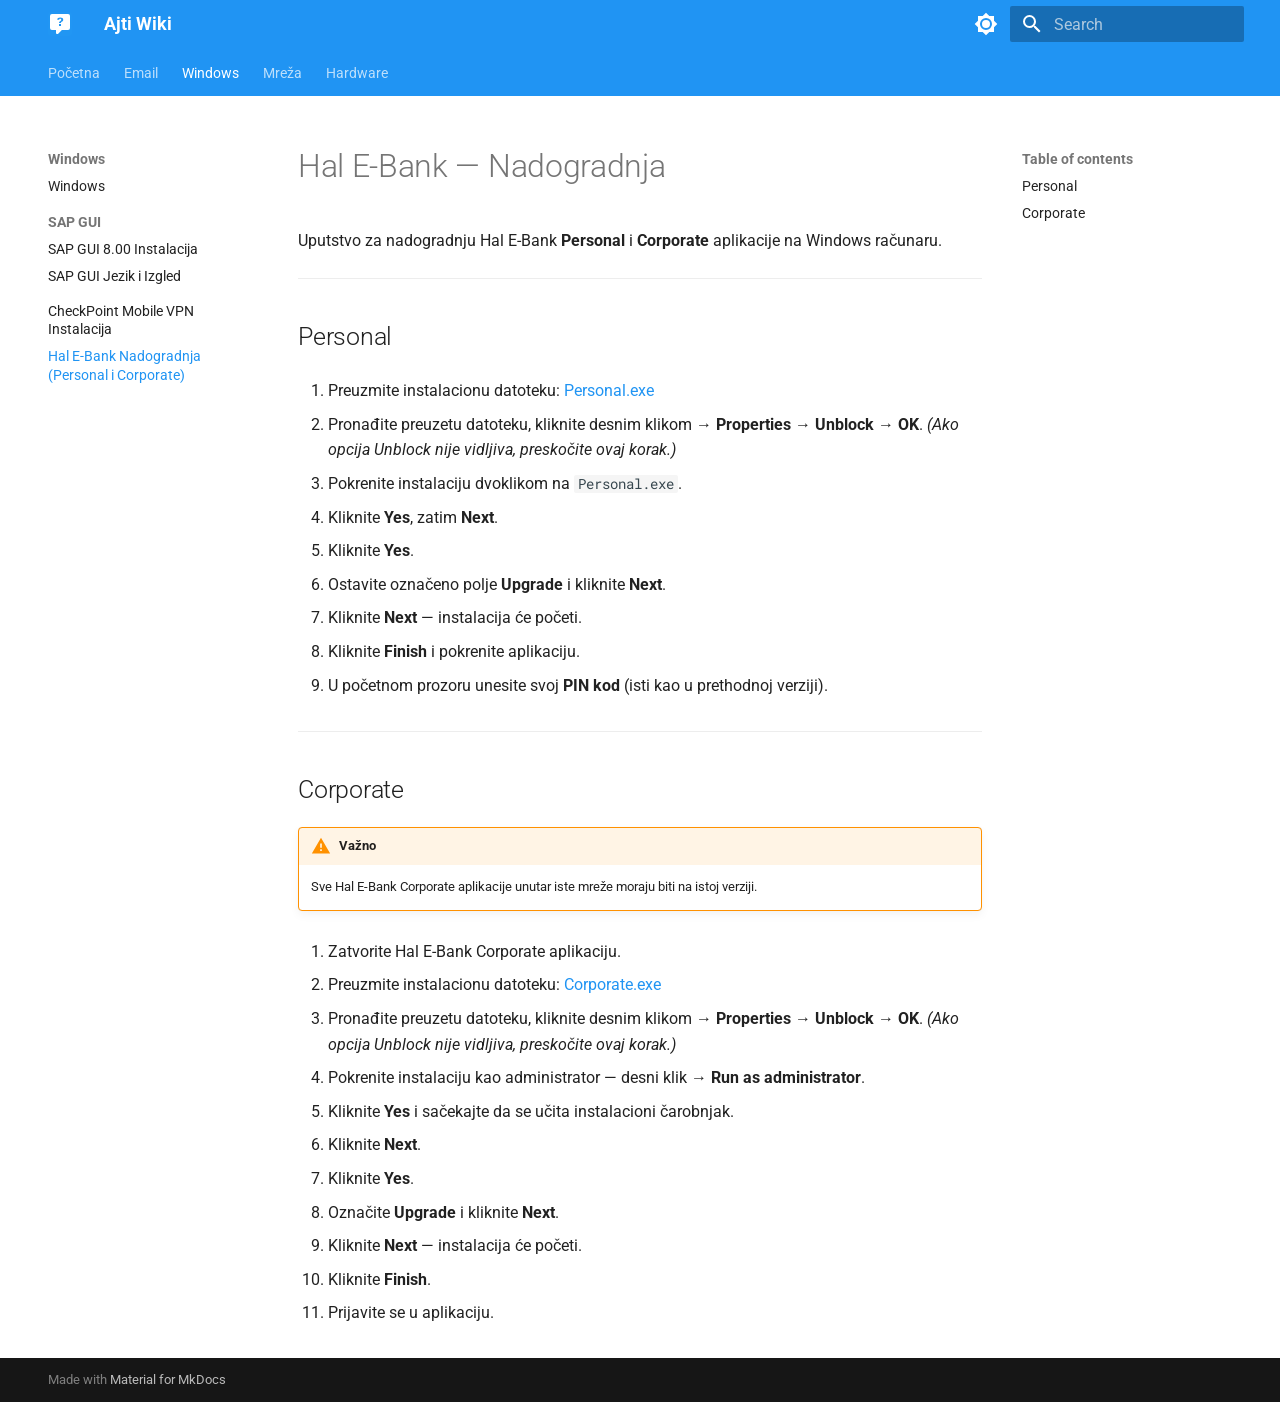
<file: windows/Hal-E-Bank-Nadogradnja/index.html>
<!doctype html>
<html lang="en" class="no-js">
  <head>
    
      <meta charset="utf-8">
      <meta name="viewport" content="width=device-width,initial-scale=1">
      
        <meta name="description" content="Baza znanja — česti IT problemi i rešenja">
      
      
        <meta name="author" content="AJTI">
      
      
        <link rel="canonical" href="https://wiki.ajti.party/windows/Hal-E-Bank-Nadogradnja/">
      
      
        <link rel="prev" href="../CheckPoint-Mobile-VPN-Instalacija/">
      
      
        <link rel="next" href="../../network/">
      
      
        
      
      
      <link rel="icon" href="../../assets/images/favicon.svg">
      <meta name="generator" content="mkdocs-1.6.1, mkdocs-material-9.8.0">
    
    
      
        <title>Hal E-Bank Nadogradnja (Personal i Corporate) - Ajti Wiki</title>
      
    
    
      <link rel="stylesheet" href="../../assets/stylesheets/main.57a0d79d.min.css">
      
        
        <link rel="stylesheet" href="../../assets/stylesheets/palette.fb2fffe2.min.css">
      
      


    
    
      
    
    
      
        
        
        <link rel="preconnect" href="https://fonts.gstatic.com" crossorigin>
        <link rel="stylesheet" href="https://fonts.googleapis.com/css?family=Roboto:300,300i,400,400i,700,700i%7CRoboto+Mono:400,400i,700,700i&display=fallback">
        <style>:root{--md-text-font:"Roboto";--md-code-font:"Roboto Mono"}</style>
      
    
    
      <link rel="stylesheet" href="../../stylesheets/extra.css">
    
    <script>__md_scope=new URL("../..",location),__md_hash=e=>[...e].reduce(((e,_)=>(e<<5)-e+_.charCodeAt(0)),0),__md_get=(e,_=localStorage,t=__md_scope)=>JSON.parse(_.getItem(t.pathname+"."+e)),__md_set=(e,_,t=localStorage,a=__md_scope)=>{try{t.setItem(a.pathname+"."+e,JSON.stringify(_))}catch(e){}}</script>
    
      

    
    
  </head>
  
  
    
    
      
    
    
    
    
    <body dir="ltr" data-md-color-scheme="default" data-md-color-primary="blue" data-md-color-accent="blue">
  
    
    <input class="md-toggle" data-md-toggle="drawer" type="checkbox" id="__drawer" autocomplete="off">
    <input class="md-toggle" data-md-toggle="search" type="checkbox" id="__search" autocomplete="off">
    <label class="md-overlay" for="__drawer"></label>
    <div data-md-component="skip">
      
        
        <a href="#hal-e-bank-nadogradnja" class="md-skip">
          Skip to content
        </a>
      
    </div>
    <div data-md-component="announce">
      
    </div>
    
    
      

<header class="md-header" data-md-component="header">
  <nav class="md-header__inner md-grid" aria-label="Header">
    <a href="../.." title="Ajti Wiki" class="md-header__button md-logo" aria-label="Ajti Wiki" data-md-component="logo">
      
  <img src="../../assets/images/favicon.svg" alt="logo">

    </a>
    <label class="md-header__button md-icon" for="__drawer">
      
      <svg xmlns="http://www.w3.org/2000/svg" viewBox="0 0 24 24"><path d="M3 6h18v2H3zm0 5h18v2H3zm0 5h18v2H3z"/></svg>
    </label>
    <div class="md-header__title" data-md-component="header-title">
      <div class="md-header__ellipsis">
        <div class="md-header__topic">
          <span class="md-ellipsis">
            Ajti Wiki
          </span>
        </div>
        <div class="md-header__topic" data-md-component="header-topic">
          <span class="md-ellipsis">
            
              Hal E-Bank Nadogradnja (Personal i Corporate)
            
          </span>
        </div>
      </div>
    </div>
    
      
        <form class="md-header__option" data-md-component="palette">
  
    
    
    
    <input class="md-option" data-md-color-media="" data-md-color-scheme="default" data-md-color-primary="blue" data-md-color-accent="blue"  aria-label="Switch to dark mode"  type="radio" name="__palette" id="__palette_0">
    
      <label class="md-header__button md-icon" title="Switch to dark mode" for="__palette_1" hidden>
        <svg xmlns="http://www.w3.org/2000/svg" viewBox="0 0 24 24"><path d="M12 8a4 4 0 0 0-4 4 4 4 0 0 0 4 4 4 4 0 0 0 4-4 4 4 0 0 0-4-4m0 10a6 6 0 0 1-6-6 6 6 0 0 1 6-6 6 6 0 0 1 6 6 6 6 0 0 1-6 6m8-9.31V4h-4.69L12 .69 8.69 4H4v4.69L.69 12 4 15.31V20h4.69L12 23.31 15.31 20H20v-4.69L23.31 12z"/></svg>
      </label>
    
  
    
    
    
    <input class="md-option" data-md-color-media="" data-md-color-scheme="slate" data-md-color-primary="blue" data-md-color-accent="blue"  aria-label="Switch to light mode"  type="radio" name="__palette" id="__palette_1">
    
      <label class="md-header__button md-icon" title="Switch to light mode" for="__palette_0" hidden>
        <svg xmlns="http://www.w3.org/2000/svg" viewBox="0 0 24 24"><path d="M12 18c-.89 0-1.74-.2-2.5-.55C11.56 16.5 13 14.42 13 12s-1.44-4.5-3.5-5.45C10.26 6.2 11.11 6 12 6a6 6 0 0 1 6 6 6 6 0 0 1-6 6m8-9.31V4h-4.69L12 .69 8.69 4H4v4.69L.69 12 4 15.31V20h4.69L12 23.31 15.31 20H20v-4.69L23.31 12z"/></svg>
      </label>
    
  
</form>
      
    
    
      <script>var palette=__md_get("__palette");if(palette&&palette.color){if("(prefers-color-scheme)"===palette.color.media){var media=matchMedia("(prefers-color-scheme: light)"),input=document.querySelector(media.matches?"[data-md-color-media='(prefers-color-scheme: light)']":"[data-md-color-media='(prefers-color-scheme: dark)']");palette.color.media=input.getAttribute("data-md-color-media"),palette.color.scheme=input.getAttribute("data-md-color-scheme"),palette.color.primary=input.getAttribute("data-md-color-primary"),palette.color.accent=input.getAttribute("data-md-color-accent")}for(var[key,value]of Object.entries(palette.color))document.body.setAttribute("data-md-color-"+key,value)}</script>
    
    
    
      
      
        <label class="md-header__button md-icon" for="__search">
          
          <svg xmlns="http://www.w3.org/2000/svg" viewBox="0 0 24 24"><path d="M9.5 3A6.5 6.5 0 0 1 16 9.5c0 1.61-.59 3.09-1.56 4.23l.27.27h.79l5 5-1.5 1.5-5-5v-.79l-.27-.27A6.52 6.52 0 0 1 9.5 16 6.5 6.5 0 0 1 3 9.5 6.5 6.5 0 0 1 9.5 3m0 2C7 5 5 7 5 9.5S7 14 9.5 14 14 12 14 9.5 12 5 9.5 5"/></svg>
        </label>
        <div class="md-search" data-md-component="search" role="dialog">
  <label class="md-search__overlay" for="__search"></label>
  <div class="md-search__inner" role="search">
    <form class="md-search__form" name="search">
      <input type="text" class="md-search__input" name="query" aria-label="Search" placeholder="Search" autocapitalize="off" autocorrect="off" autocomplete="off" spellcheck="false" data-md-component="search-query" required>
      <label class="md-search__icon md-icon" for="__search">
        
        <svg xmlns="http://www.w3.org/2000/svg" viewBox="0 0 24 24"><path d="M9.5 3A6.5 6.5 0 0 1 16 9.5c0 1.61-.59 3.09-1.56 4.23l.27.27h.79l5 5-1.5 1.5-5-5v-.79l-.27-.27A6.52 6.52 0 0 1 9.5 16 6.5 6.5 0 0 1 3 9.5 6.5 6.5 0 0 1 9.5 3m0 2C7 5 5 7 5 9.5S7 14 9.5 14 14 12 14 9.5 12 5 9.5 5"/></svg>
        
        <svg xmlns="http://www.w3.org/2000/svg" viewBox="0 0 24 24"><path d="M20 11v2H8l5.5 5.5-1.42 1.42L4.16 12l7.92-7.92L13.5 5.5 8 11z"/></svg>
      </label>
      <nav class="md-search__options" aria-label="Search">
        
        <button type="reset" class="md-search__icon md-icon" title="Clear" aria-label="Clear" tabindex="-1">
          
          <svg xmlns="http://www.w3.org/2000/svg" viewBox="0 0 24 24"><path d="M19 6.41 17.59 5 12 10.59 6.41 5 5 6.41 10.59 12 5 17.59 6.41 19 12 13.41 17.59 19 19 17.59 13.41 12z"/></svg>
        </button>
      </nav>
      
        <div class="md-search__suggest" data-md-component="search-suggest"></div>
      
    </form>
    <div class="md-search__output">
      <div class="md-search__scrollwrap" tabindex="0" data-md-scrollfix>
        <div class="md-search-result" data-md-component="search-result">
          <div class="md-search-result__meta">
            Initializing search
          </div>
          <ol class="md-search-result__list" role="presentation"></ol>
        </div>
      </div>
    </div>
  </div>
</div>
      
    
    
  </nav>
  
</header>
    
    <div class="md-container" data-md-component="container">
      
      
        
          
            
<nav class="md-tabs" aria-label="Tabs" data-md-component="tabs">
  <div class="md-grid">
    <ul class="md-tabs__list">
      
        
  
  
  
  
    <li class="md-tabs__item">
      <a href="../.." class="md-tabs__link">
        
  
  
    
  
  Početna

      </a>
    </li>
  

      
        
  
  
  
  
    
    
      <li class="md-tabs__item">
        <a href="../../email/" class="md-tabs__link">
          
  
  
  Email

        </a>
      </li>
    
  

      
        
  
  
  
    
  
  
    
    
      <li class="md-tabs__item md-tabs__item--active">
        <a href="../" class="md-tabs__link">
          
  
  
  Windows

        </a>
      </li>
    
  

      
        
  
  
  
  
    
    
      <li class="md-tabs__item">
        <a href="../../network/" class="md-tabs__link">
          
  
  
  Mreža

        </a>
      </li>
    
  

      
        
  
  
  
  
    
    
      <li class="md-tabs__item">
        <a href="../../hardware/" class="md-tabs__link">
          
  
  
  Hardware

        </a>
      </li>
    
  

      
    </ul>
  </div>
</nav>
          
        
      
      <main class="md-main" data-md-component="main">
        <div class="md-main__inner md-grid">
          
            
              
              <div class="md-sidebar md-sidebar--primary" data-md-component="sidebar" data-md-type="navigation" >
                <div class="md-sidebar__scrollwrap">
                  <div class="md-sidebar__inner">
                    


  


<nav class="md-nav md-nav--primary md-nav--lifted" aria-label="Navigation" data-md-level="0">
  <label class="md-nav__title" for="__drawer">
    <a href="../.." title="Ajti Wiki" class="md-nav__button md-logo" aria-label="Ajti Wiki" data-md-component="logo">
      
  <img src="../../assets/images/favicon.svg" alt="logo">

    </a>
    Ajti Wiki
  </label>
  
  <ul class="md-nav__list" data-md-scrollfix>
    
      
      
  
  
  
  
    <li class="md-nav__item">
      <a href="../.." class="md-nav__link">
        
  
  
  <span class="md-ellipsis">
    
  
    Početna
  

    
  </span>
  
  

      </a>
    </li>
  

    
      
      
  
  
  
  
    
    
    
    
      
      
        
      
    
    
    <li class="md-nav__item md-nav__item--nested">
      
        
        
        <input class="md-nav__toggle md-toggle " type="checkbox" id="__nav_2" >
        
          
          <label class="md-nav__link" for="__nav_2" id="__nav_2_label" tabindex="0">
            
  
  
  <span class="md-ellipsis">
    
  
    Email
  

    
  </span>
  
  

            <span class="md-nav__icon md-icon"></span>
          </label>
        
        <nav class="md-nav" data-md-level="1" aria-labelledby="__nav_2_label" aria-expanded="false">
          <label class="md-nav__title" for="__nav_2">
            <span class="md-nav__icon md-icon"></span>
            
  
    Email
  

          </label>
          <ul class="md-nav__list" data-md-scrollfix>
            
              
                
  
  
  
  
    <li class="md-nav__item">
      <a href="../../email/" class="md-nav__link">
        
  
  
  <span class="md-ellipsis">
    
  
    Email
  

    
  </span>
  
  

      </a>
    </li>
  

              
            
              
                
  
  
  
  
    <li class="md-nav__item">
      <a href="../../email/thunderbird-popravka-foldera/" class="md-nav__link">
        
  
  
  <span class="md-ellipsis">
    
  
    Thunderbird — Inbox ne prikazuje svu poštu
  

    
  </span>
  
  

      </a>
    </li>
  

              
            
              
                
  
  
  
  
    <li class="md-nav__item">
      <a href="../../email/cpanel-webmail-out-of-office-forwarding/" class="md-nav__link">
        
  
  
  <span class="md-ellipsis">
    
  
    cPanel Webmail: Out of Office i prosleđivanje pošte
  

    
  </span>
  
  

      </a>
    </li>
  

              
            
              
                
  
  
  
  
    <li class="md-nav__item">
      <a href="../../email/microsoft-365-prijava-u-dva-koraka/" class="md-nav__link">
        
  
  
  <span class="md-ellipsis">
    
  
    Microsoft 365: prijava u dva koraka (Authenticator)
  

    
  </span>
  
  

      </a>
    </li>
  

              
            
          </ul>
        </nav>
      
    </li>
  

    
      
      
  
  
    
  
  
  
    
    
    
    
      
        
        
      
      
        
      
    
    
    <li class="md-nav__item md-nav__item--active md-nav__item--section md-nav__item--nested">
      
        
        
        <input class="md-nav__toggle md-toggle " type="checkbox" id="__nav_3" checked>
        
          
          <label class="md-nav__link" for="__nav_3" id="__nav_3_label" tabindex="">
            
  
  
  <span class="md-ellipsis">
    
  
    Windows
  

    
  </span>
  
  

            <span class="md-nav__icon md-icon"></span>
          </label>
        
        <nav class="md-nav" data-md-level="1" aria-labelledby="__nav_3_label" aria-expanded="true">
          <label class="md-nav__title" for="__nav_3">
            <span class="md-nav__icon md-icon"></span>
            
  
    Windows
  

          </label>
          <ul class="md-nav__list" data-md-scrollfix>
            
              
                
  
  
  
  
    <li class="md-nav__item">
      <a href="../" class="md-nav__link">
        
  
  
  <span class="md-ellipsis">
    
  
    Windows
  

    
  </span>
  
  

      </a>
    </li>
  

              
            
              
                
  
  
  
  
    
    
    
    
      
      
        
          
          
        
      
    
    
    <li class="md-nav__item md-nav__item--section md-nav__item--nested">
      
        
        
        <input class="md-nav__toggle md-toggle " type="checkbox" id="__nav_3_2" >
        
          
          <label class="md-nav__link" for="__nav_3_2" id="__nav_3_2_label" tabindex="">
            
  
  
  <span class="md-ellipsis">
    
  
    SAP GUI
  

    
  </span>
  
  

            <span class="md-nav__icon md-icon"></span>
          </label>
        
        <nav class="md-nav" data-md-level="2" aria-labelledby="__nav_3_2_label" aria-expanded="false">
          <label class="md-nav__title" for="__nav_3_2">
            <span class="md-nav__icon md-icon"></span>
            
  
    SAP GUI
  

          </label>
          <ul class="md-nav__list" data-md-scrollfix>
            
              
                
  
  
  
  
    <li class="md-nav__item">
      <a href="../SAP-GUI-800-Instalacija/" class="md-nav__link">
        
  
  
  <span class="md-ellipsis">
    
  
    SAP GUI 8.00 Instalacija
  

    
  </span>
  
  

      </a>
    </li>
  

              
            
              
                
  
  
  
  
    <li class="md-nav__item">
      <a href="../SAP-GUI-Jezik-i-Izgled/" class="md-nav__link">
        
  
  
  <span class="md-ellipsis">
    
  
    SAP GUI Jezik i Izgled
  

    
  </span>
  
  

      </a>
    </li>
  

              
            
          </ul>
        </nav>
      
    </li>
  

              
            
              
                
  
  
  
  
    <li class="md-nav__item">
      <a href="../CheckPoint-Mobile-VPN-Instalacija/" class="md-nav__link">
        
  
  
  <span class="md-ellipsis">
    
  
    CheckPoint Mobile VPN Instalacija
  

    
  </span>
  
  

      </a>
    </li>
  

              
            
              
                
  
  
    
  
  
  
    <li class="md-nav__item md-nav__item--active">
      
      <input class="md-nav__toggle md-toggle" type="checkbox" id="__toc">
      
      
        
      
      
        <label class="md-nav__link md-nav__link--active" for="__toc">
          
  
  
  <span class="md-ellipsis">
    
  
    Hal E-Bank Nadogradnja (Personal i Corporate)
  

    
  </span>
  
  

          <span class="md-nav__icon md-icon"></span>
        </label>
      
      <a href="./" class="md-nav__link md-nav__link--active">
        
  
  
  <span class="md-ellipsis">
    
  
    Hal E-Bank Nadogradnja (Personal i Corporate)
  

    
  </span>
  
  

      </a>
      
        

<nav class="md-nav md-nav--secondary" aria-label="Table of contents">
  
  
  
    
  
  
    <label class="md-nav__title" for="__toc">
      <span class="md-nav__icon md-icon"></span>
      Table of contents
    </label>
    <ul class="md-nav__list" data-md-component="toc" data-md-scrollfix>
      
        <li class="md-nav__item">
  <a href="#personal" class="md-nav__link">
    <span class="md-ellipsis">
      
        Personal
      
    </span>
  </a>
  
</li>
      
        <li class="md-nav__item">
  <a href="#corporate" class="md-nav__link">
    <span class="md-ellipsis">
      
        Corporate
      
    </span>
  </a>
  
</li>
      
    </ul>
  
</nav>
      
    </li>
  

              
            
          </ul>
        </nav>
      
    </li>
  

    
      
      
  
  
  
  
    
    
    
    
      
      
        
      
    
    
    <li class="md-nav__item md-nav__item--nested">
      
        
        
        <input class="md-nav__toggle md-toggle " type="checkbox" id="__nav_4" >
        
          
          <label class="md-nav__link" for="__nav_4" id="__nav_4_label" tabindex="0">
            
  
  
  <span class="md-ellipsis">
    
  
    Mreža
  

    
  </span>
  
  

            <span class="md-nav__icon md-icon"></span>
          </label>
        
        <nav class="md-nav" data-md-level="1" aria-labelledby="__nav_4_label" aria-expanded="false">
          <label class="md-nav__title" for="__nav_4">
            <span class="md-nav__icon md-icon"></span>
            
  
    Mreža
  

          </label>
          <ul class="md-nav__list" data-md-scrollfix>
            
              
                
  
  
  
  
    <li class="md-nav__item">
      <a href="../../network/" class="md-nav__link">
        
  
  
  <span class="md-ellipsis">
    
  
    Mreža
  

    
  </span>
  
  

      </a>
    </li>
  

              
            
              
                
  
  
  
  
    <li class="md-nav__item">
      <a href="../../network/prime-media-sftp-upload/" class="md-nav__link">
        
  
  
  <span class="md-ellipsis">
    
  
    Prime Media — SFTP Upload
  

    
  </span>
  
  

      </a>
    </li>
  

              
            
          </ul>
        </nav>
      
    </li>
  

    
      
      
  
  
  
  
    
    
    
    
      
      
        
      
    
    
    <li class="md-nav__item md-nav__item--nested">
      
        
        
        <input class="md-nav__toggle md-toggle " type="checkbox" id="__nav_5" >
        
          
          <label class="md-nav__link" for="__nav_5" id="__nav_5_label" tabindex="0">
            
  
  
  <span class="md-ellipsis">
    
  
    Hardware
  

    
  </span>
  
  

            <span class="md-nav__icon md-icon"></span>
          </label>
        
        <nav class="md-nav" data-md-level="1" aria-labelledby="__nav_5_label" aria-expanded="false">
          <label class="md-nav__title" for="__nav_5">
            <span class="md-nav__icon md-icon"></span>
            
  
    Hardware
  

          </label>
          <ul class="md-nav__list" data-md-scrollfix>
            
              
                
  
  
  
  
    <li class="md-nav__item">
      <a href="../../hardware/" class="md-nav__link">
        
  
  
  <span class="md-ellipsis">
    
  
    Hardware
  

    
  </span>
  
  

      </a>
    </li>
  

              
            
              
                
  
  
  
  
    <li class="md-nav__item">
      <a href="../../hardware/elcom-tag-aktivacija/" class="md-nav__link">
        
  
  
  <span class="md-ellipsis">
    
  
    Elcom — Aktivacija TAG-a
  

    
  </span>
  
  

      </a>
    </li>
  

              
            
          </ul>
        </nav>
      
    </li>
  

    
  </ul>
</nav>
                  </div>
                </div>
              </div>
            
            
              
              <div class="md-sidebar md-sidebar--secondary" data-md-component="sidebar" data-md-type="toc" >
                <div class="md-sidebar__scrollwrap">
                  <div class="md-sidebar__inner">
                    

<nav class="md-nav md-nav--secondary" aria-label="Table of contents">
  
  
  
    
  
  
    <label class="md-nav__title" for="__toc">
      <span class="md-nav__icon md-icon"></span>
      Table of contents
    </label>
    <ul class="md-nav__list" data-md-component="toc" data-md-scrollfix>
      
        <li class="md-nav__item">
  <a href="#personal" class="md-nav__link">
    <span class="md-ellipsis">
      
        Personal
      
    </span>
  </a>
  
</li>
      
        <li class="md-nav__item">
  <a href="#corporate" class="md-nav__link">
    <span class="md-ellipsis">
      
        Corporate
      
    </span>
  </a>
  
</li>
      
    </ul>
  
</nav>
                  </div>
                </div>
              </div>
            
          
          
            <div class="md-content" data-md-component="content">
              
              <article class="md-content__inner md-typeset">
                
                  



<h1 id="hal-e-bank-nadogradnja">Hal E-Bank — Nadogradnja<a class="headerlink" href="#hal-e-bank-nadogradnja" title="Permanent link">&para;</a></h1>
<p>Uputstvo za nadogradnju Hal E-Bank <strong>Personal</strong> i <strong>Corporate</strong> aplikacije na Windows računaru.</p>
<hr />
<h2 id="personal">Personal<a class="headerlink" href="#personal" title="Permanent link">&para;</a></h2>
<ol>
<li>
<p>Preuzmite instalacionu datoteku:
   <a href="https://support.halcom.com/app/uploads/2024/01/Personal.exe">Personal.exe</a></p>
</li>
<li>
<p>Pronađite preuzetu datoteku, kliknite desnim klikom → <strong>Properties</strong> → <strong>Unblock</strong> → <strong>OK</strong>.
   <em>(Ako opcija Unblock nije vidljiva, preskočite ovaj korak.)</em></p>
</li>
<li>
<p>Pokrenite instalaciju dvoklikom na <code>Personal.exe</code>.</p>
</li>
<li>
<p>Kliknite <strong>Yes</strong>, zatim <strong>Next</strong>.</p>
</li>
<li>
<p>Kliknite <strong>Yes</strong>.</p>
</li>
<li>
<p>Ostavite označeno polje <strong>Upgrade</strong> i kliknite <strong>Next</strong>.</p>
</li>
<li>
<p>Kliknite <strong>Next</strong> — instalacija će početi.</p>
</li>
<li>
<p>Kliknite <strong>Finish</strong> i pokrenite aplikaciju.</p>
</li>
<li>
<p>U početnom prozoru unesite svoj <strong>PIN kod</strong> (isti kao u prethodnoj verziji).</p>
</li>
</ol>
<hr />
<h2 id="corporate">Corporate<a class="headerlink" href="#corporate" title="Permanent link">&para;</a></h2>
<div class="admonition warning">
<p class="admonition-title">Važno</p>
<p>Sve Hal E-Bank Corporate aplikacije unutar iste mreže moraju biti na istoj verziji.</p>
</div>
<ol>
<li>
<p>Zatvorite Hal E-Bank Corporate aplikaciju.</p>
</li>
<li>
<p>Preuzmite instalacionu datoteku:
   <a href="https://support.halcom.com/app/uploads/2024/01/Corporate.exe">Corporate.exe</a></p>
</li>
<li>
<p>Pronađite preuzetu datoteku, kliknite desnim klikom → <strong>Properties</strong> → <strong>Unblock</strong> → <strong>OK</strong>.
   <em>(Ako opcija Unblock nije vidljiva, preskočite ovaj korak.)</em></p>
</li>
<li>
<p>Pokrenite instalaciju kao administrator — desni klik → <strong>Run as administrator</strong>.</p>
</li>
<li>
<p>Kliknite <strong>Yes</strong> i sačekajte da se učita instalacioni čarobnjak.</p>
</li>
<li>
<p>Kliknite <strong>Next</strong>.</p>
</li>
<li>
<p>Kliknite <strong>Yes</strong>.</p>
</li>
<li>
<p>Označite <strong>Upgrade</strong> i kliknite <strong>Next</strong>.</p>
</li>
<li>
<p>Kliknite <strong>Next</strong> — instalacija će početi.</p>
</li>
<li>
<p>Kliknite <strong>Finish</strong>.</p>
</li>
<li>
<p>Prijavite se u aplikaciju.</p>
</li>
</ol>












                
              </article>
            </div>
          
          
<script>var target=document.getElementById(location.hash.slice(1));target&&target.name&&(target.checked=target.name.startsWith("__tabbed_"))</script>
        </div>
        
          <button type="button" class="md-top md-icon" data-md-component="top" hidden>
  
  <svg xmlns="http://www.w3.org/2000/svg" viewBox="0 0 24 24"><path d="M13 20h-2V8l-5.5 5.5-1.42-1.42L12 4.16l7.92 7.92-1.42 1.42L13 8z"/></svg>
  Back to top
</button>
        
      </main>
      
        <footer class="md-footer">
  
  <div class="md-footer-meta md-typeset">
    <div class="md-footer-meta__inner md-grid">
      <div class="md-copyright">
  
  
    Made with
    <a href="https://squidfunk.github.io/mkdocs-material/" target="_blank" rel="noopener">
      Material for MkDocs
    </a>
  
</div>
      
    </div>
  </div>
</footer>
      
    </div>
    <div class="md-dialog" data-md-component="dialog">
      <div class="md-dialog__inner md-typeset"></div>
    </div>
    
    
    
      
      
      <script id="__config" type="application/json">{"annotate": null, "base": "../..", "features": ["navigation.tabs", "navigation.sections", "navigation.top", "search.suggest", "search.highlight", "content.code.copy"], "search": "../../assets/javascripts/workers/search.a7633da7.min.js", "tags": null, "translations": {"clipboard.copied": "Copied to clipboard", "clipboard.copy": "Copy to clipboard", "search.result.more.one": "1 more on this page", "search.result.more.other": "# more on this page", "search.result.none": "No matching documents", "search.result.one": "1 matching document", "search.result.other": "# matching documents", "search.result.placeholder": "Type to start searching", "search.result.term.missing": "Missing", "select.version": "Select version"}, "version": null}</script>
    
    
      <script src="../../assets/javascripts/bundle.c21346df.min.js"></script>
      
    
  </body>
</html>
</file>
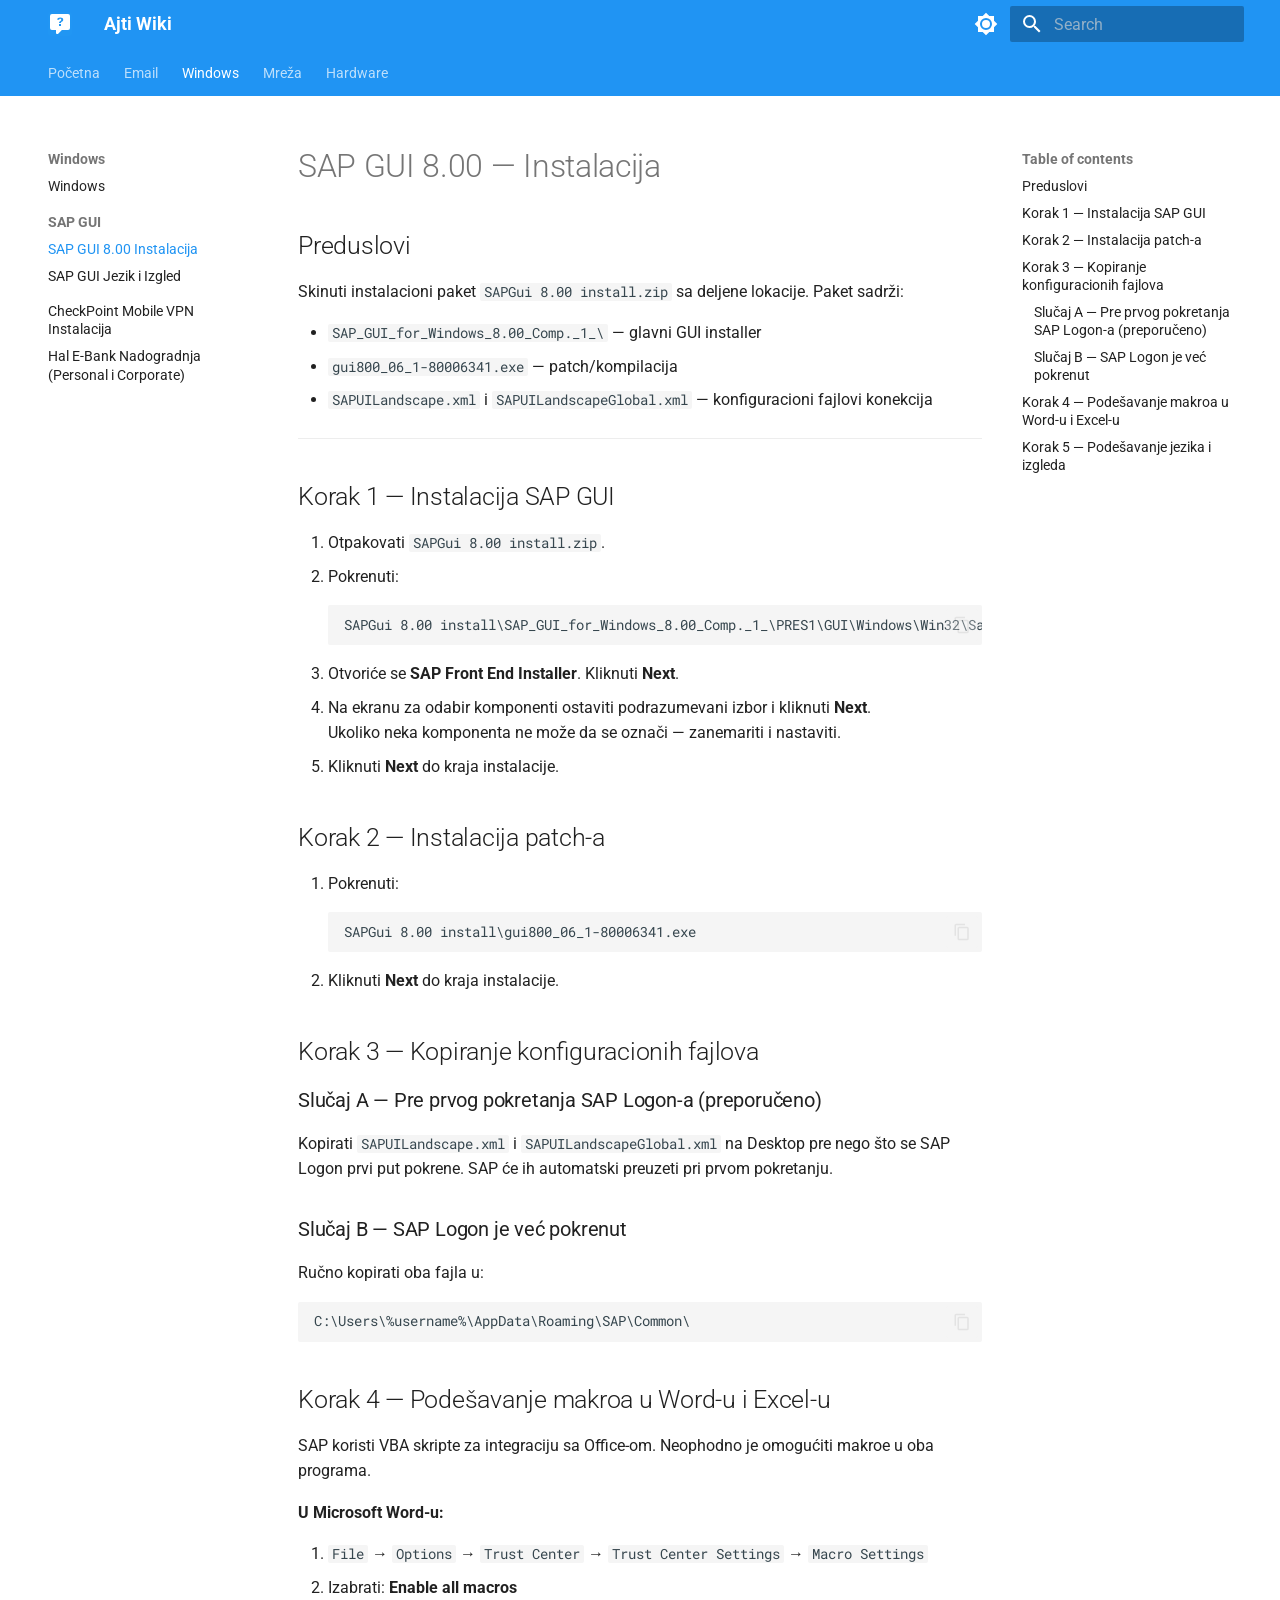
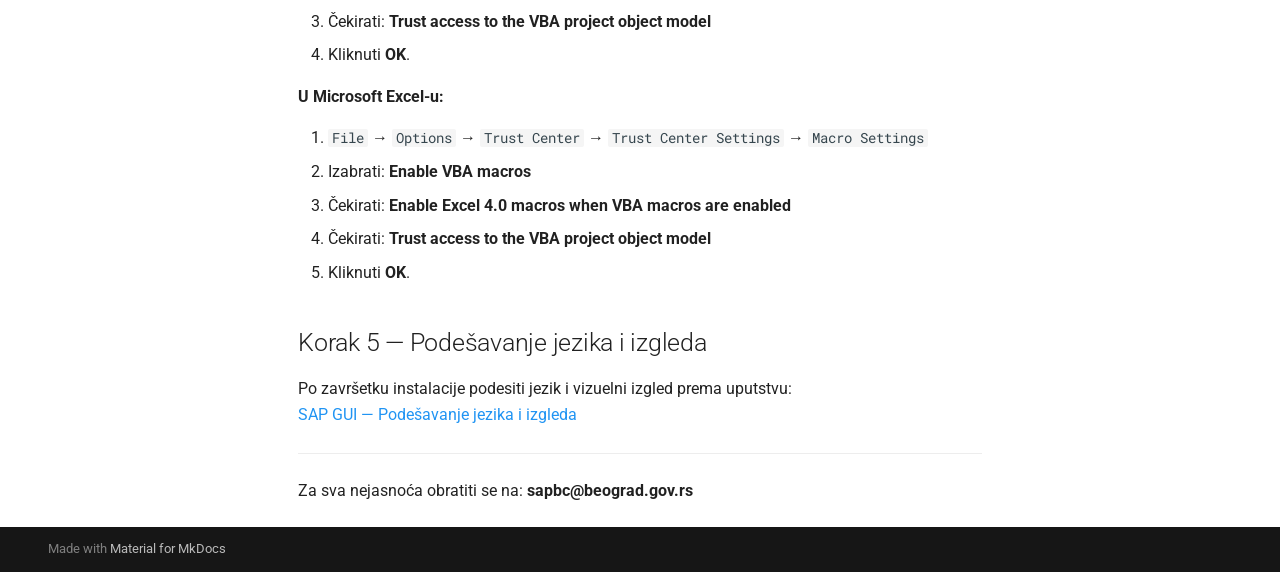
<file: windows/SAP-GUI-800-Instalacija/index.html>
<!doctype html>
<html lang="en" class="no-js">
  <head>
    
      <meta charset="utf-8">
      <meta name="viewport" content="width=device-width,initial-scale=1">
      
        <meta name="description" content="Baza znanja — česti IT problemi i rešenja">
      
      
        <meta name="author" content="AJTI">
      
      
        <link rel="canonical" href="https://wiki.ajti.party/windows/SAP-GUI-800-Instalacija/">
      
      
        <link rel="prev" href="../">
      
      
        <link rel="next" href="../SAP-GUI-Jezik-i-Izgled/">
      
      
        
      
      
      <link rel="icon" href="../../assets/images/favicon.svg">
      <meta name="generator" content="mkdocs-1.6.1, mkdocs-material-9.8.0">
    
    
      
        <title>SAP GUI 8.00 Instalacija - Ajti Wiki</title>
      
    
    
      <link rel="stylesheet" href="../../assets/stylesheets/main.57a0d79d.min.css">
      
        
        <link rel="stylesheet" href="../../assets/stylesheets/palette.fb2fffe2.min.css">
      
      


    
    
      
    
    
      
        
        
        <link rel="preconnect" href="https://fonts.gstatic.com" crossorigin>
        <link rel="stylesheet" href="https://fonts.googleapis.com/css?family=Roboto:300,300i,400,400i,700,700i%7CRoboto+Mono:400,400i,700,700i&display=fallback">
        <style>:root{--md-text-font:"Roboto";--md-code-font:"Roboto Mono"}</style>
      
    
    
      <link rel="stylesheet" href="../../stylesheets/extra.css">
    
    <script>__md_scope=new URL("../..",location),__md_hash=e=>[...e].reduce(((e,_)=>(e<<5)-e+_.charCodeAt(0)),0),__md_get=(e,_=localStorage,t=__md_scope)=>JSON.parse(_.getItem(t.pathname+"."+e)),__md_set=(e,_,t=localStorage,a=__md_scope)=>{try{t.setItem(a.pathname+"."+e,JSON.stringify(_))}catch(e){}}</script>
    
      

    
    
  </head>
  
  
    
    
      
    
    
    
    
    <body dir="ltr" data-md-color-scheme="default" data-md-color-primary="blue" data-md-color-accent="blue">
  
    
    <input class="md-toggle" data-md-toggle="drawer" type="checkbox" id="__drawer" autocomplete="off">
    <input class="md-toggle" data-md-toggle="search" type="checkbox" id="__search" autocomplete="off">
    <label class="md-overlay" for="__drawer"></label>
    <div data-md-component="skip">
      
        
        <a href="#sap-gui-800-instalacija" class="md-skip">
          Skip to content
        </a>
      
    </div>
    <div data-md-component="announce">
      
    </div>
    
    
      

<header class="md-header" data-md-component="header">
  <nav class="md-header__inner md-grid" aria-label="Header">
    <a href="../.." title="Ajti Wiki" class="md-header__button md-logo" aria-label="Ajti Wiki" data-md-component="logo">
      
  <img src="../../assets/images/favicon.svg" alt="logo">

    </a>
    <label class="md-header__button md-icon" for="__drawer">
      
      <svg xmlns="http://www.w3.org/2000/svg" viewBox="0 0 24 24"><path d="M3 6h18v2H3zm0 5h18v2H3zm0 5h18v2H3z"/></svg>
    </label>
    <div class="md-header__title" data-md-component="header-title">
      <div class="md-header__ellipsis">
        <div class="md-header__topic">
          <span class="md-ellipsis">
            Ajti Wiki
          </span>
        </div>
        <div class="md-header__topic" data-md-component="header-topic">
          <span class="md-ellipsis">
            
              SAP GUI 8.00 Instalacija
            
          </span>
        </div>
      </div>
    </div>
    
      
        <form class="md-header__option" data-md-component="palette">
  
    
    
    
    <input class="md-option" data-md-color-media="" data-md-color-scheme="default" data-md-color-primary="blue" data-md-color-accent="blue"  aria-label="Switch to dark mode"  type="radio" name="__palette" id="__palette_0">
    
      <label class="md-header__button md-icon" title="Switch to dark mode" for="__palette_1" hidden>
        <svg xmlns="http://www.w3.org/2000/svg" viewBox="0 0 24 24"><path d="M12 8a4 4 0 0 0-4 4 4 4 0 0 0 4 4 4 4 0 0 0 4-4 4 4 0 0 0-4-4m0 10a6 6 0 0 1-6-6 6 6 0 0 1 6-6 6 6 0 0 1 6 6 6 6 0 0 1-6 6m8-9.31V4h-4.69L12 .69 8.69 4H4v4.69L.69 12 4 15.31V20h4.69L12 23.31 15.31 20H20v-4.69L23.31 12z"/></svg>
      </label>
    
  
    
    
    
    <input class="md-option" data-md-color-media="" data-md-color-scheme="slate" data-md-color-primary="blue" data-md-color-accent="blue"  aria-label="Switch to light mode"  type="radio" name="__palette" id="__palette_1">
    
      <label class="md-header__button md-icon" title="Switch to light mode" for="__palette_0" hidden>
        <svg xmlns="http://www.w3.org/2000/svg" viewBox="0 0 24 24"><path d="M12 18c-.89 0-1.74-.2-2.5-.55C11.56 16.5 13 14.42 13 12s-1.44-4.5-3.5-5.45C10.26 6.2 11.11 6 12 6a6 6 0 0 1 6 6 6 6 0 0 1-6 6m8-9.31V4h-4.69L12 .69 8.69 4H4v4.69L.69 12 4 15.31V20h4.69L12 23.31 15.31 20H20v-4.69L23.31 12z"/></svg>
      </label>
    
  
</form>
      
    
    
      <script>var palette=__md_get("__palette");if(palette&&palette.color){if("(prefers-color-scheme)"===palette.color.media){var media=matchMedia("(prefers-color-scheme: light)"),input=document.querySelector(media.matches?"[data-md-color-media='(prefers-color-scheme: light)']":"[data-md-color-media='(prefers-color-scheme: dark)']");palette.color.media=input.getAttribute("data-md-color-media"),palette.color.scheme=input.getAttribute("data-md-color-scheme"),palette.color.primary=input.getAttribute("data-md-color-primary"),palette.color.accent=input.getAttribute("data-md-color-accent")}for(var[key,value]of Object.entries(palette.color))document.body.setAttribute("data-md-color-"+key,value)}</script>
    
    
    
      
      
        <label class="md-header__button md-icon" for="__search">
          
          <svg xmlns="http://www.w3.org/2000/svg" viewBox="0 0 24 24"><path d="M9.5 3A6.5 6.5 0 0 1 16 9.5c0 1.61-.59 3.09-1.56 4.23l.27.27h.79l5 5-1.5 1.5-5-5v-.79l-.27-.27A6.52 6.52 0 0 1 9.5 16 6.5 6.5 0 0 1 3 9.5 6.5 6.5 0 0 1 9.5 3m0 2C7 5 5 7 5 9.5S7 14 9.5 14 14 12 14 9.5 12 5 9.5 5"/></svg>
        </label>
        <div class="md-search" data-md-component="search" role="dialog">
  <label class="md-search__overlay" for="__search"></label>
  <div class="md-search__inner" role="search">
    <form class="md-search__form" name="search">
      <input type="text" class="md-search__input" name="query" aria-label="Search" placeholder="Search" autocapitalize="off" autocorrect="off" autocomplete="off" spellcheck="false" data-md-component="search-query" required>
      <label class="md-search__icon md-icon" for="__search">
        
        <svg xmlns="http://www.w3.org/2000/svg" viewBox="0 0 24 24"><path d="M9.5 3A6.5 6.5 0 0 1 16 9.5c0 1.61-.59 3.09-1.56 4.23l.27.27h.79l5 5-1.5 1.5-5-5v-.79l-.27-.27A6.52 6.52 0 0 1 9.5 16 6.5 6.5 0 0 1 3 9.5 6.5 6.5 0 0 1 9.5 3m0 2C7 5 5 7 5 9.5S7 14 9.5 14 14 12 14 9.5 12 5 9.5 5"/></svg>
        
        <svg xmlns="http://www.w3.org/2000/svg" viewBox="0 0 24 24"><path d="M20 11v2H8l5.5 5.5-1.42 1.42L4.16 12l7.92-7.92L13.5 5.5 8 11z"/></svg>
      </label>
      <nav class="md-search__options" aria-label="Search">
        
        <button type="reset" class="md-search__icon md-icon" title="Clear" aria-label="Clear" tabindex="-1">
          
          <svg xmlns="http://www.w3.org/2000/svg" viewBox="0 0 24 24"><path d="M19 6.41 17.59 5 12 10.59 6.41 5 5 6.41 10.59 12 5 17.59 6.41 19 12 13.41 17.59 19 19 17.59 13.41 12z"/></svg>
        </button>
      </nav>
      
        <div class="md-search__suggest" data-md-component="search-suggest"></div>
      
    </form>
    <div class="md-search__output">
      <div class="md-search__scrollwrap" tabindex="0" data-md-scrollfix>
        <div class="md-search-result" data-md-component="search-result">
          <div class="md-search-result__meta">
            Initializing search
          </div>
          <ol class="md-search-result__list" role="presentation"></ol>
        </div>
      </div>
    </div>
  </div>
</div>
      
    
    
  </nav>
  
</header>
    
    <div class="md-container" data-md-component="container">
      
      
        
          
            
<nav class="md-tabs" aria-label="Tabs" data-md-component="tabs">
  <div class="md-grid">
    <ul class="md-tabs__list">
      
        
  
  
  
  
    <li class="md-tabs__item">
      <a href="../.." class="md-tabs__link">
        
  
  
    
  
  Početna

      </a>
    </li>
  

      
        
  
  
  
  
    
    
      <li class="md-tabs__item">
        <a href="../../email/" class="md-tabs__link">
          
  
  
  Email

        </a>
      </li>
    
  

      
        
  
  
  
    
  
  
    
    
      <li class="md-tabs__item md-tabs__item--active">
        <a href="../" class="md-tabs__link">
          
  
  
  Windows

        </a>
      </li>
    
  

      
        
  
  
  
  
    
    
      <li class="md-tabs__item">
        <a href="../../network/" class="md-tabs__link">
          
  
  
  Mreža

        </a>
      </li>
    
  

      
        
  
  
  
  
    
    
      <li class="md-tabs__item">
        <a href="../../hardware/" class="md-tabs__link">
          
  
  
  Hardware

        </a>
      </li>
    
  

      
    </ul>
  </div>
</nav>
          
        
      
      <main class="md-main" data-md-component="main">
        <div class="md-main__inner md-grid">
          
            
              
              <div class="md-sidebar md-sidebar--primary" data-md-component="sidebar" data-md-type="navigation" >
                <div class="md-sidebar__scrollwrap">
                  <div class="md-sidebar__inner">
                    


  


<nav class="md-nav md-nav--primary md-nav--lifted" aria-label="Navigation" data-md-level="0">
  <label class="md-nav__title" for="__drawer">
    <a href="../.." title="Ajti Wiki" class="md-nav__button md-logo" aria-label="Ajti Wiki" data-md-component="logo">
      
  <img src="../../assets/images/favicon.svg" alt="logo">

    </a>
    Ajti Wiki
  </label>
  
  <ul class="md-nav__list" data-md-scrollfix>
    
      
      
  
  
  
  
    <li class="md-nav__item">
      <a href="../.." class="md-nav__link">
        
  
  
  <span class="md-ellipsis">
    
  
    Početna
  

    
  </span>
  
  

      </a>
    </li>
  

    
      
      
  
  
  
  
    
    
    
    
      
      
        
      
    
    
    <li class="md-nav__item md-nav__item--nested">
      
        
        
        <input class="md-nav__toggle md-toggle " type="checkbox" id="__nav_2" >
        
          
          <label class="md-nav__link" for="__nav_2" id="__nav_2_label" tabindex="0">
            
  
  
  <span class="md-ellipsis">
    
  
    Email
  

    
  </span>
  
  

            <span class="md-nav__icon md-icon"></span>
          </label>
        
        <nav class="md-nav" data-md-level="1" aria-labelledby="__nav_2_label" aria-expanded="false">
          <label class="md-nav__title" for="__nav_2">
            <span class="md-nav__icon md-icon"></span>
            
  
    Email
  

          </label>
          <ul class="md-nav__list" data-md-scrollfix>
            
              
                
  
  
  
  
    <li class="md-nav__item">
      <a href="../../email/" class="md-nav__link">
        
  
  
  <span class="md-ellipsis">
    
  
    Email
  

    
  </span>
  
  

      </a>
    </li>
  

              
            
              
                
  
  
  
  
    <li class="md-nav__item">
      <a href="../../email/thunderbird-popravka-foldera/" class="md-nav__link">
        
  
  
  <span class="md-ellipsis">
    
  
    Thunderbird — Inbox ne prikazuje svu poštu
  

    
  </span>
  
  

      </a>
    </li>
  

              
            
              
                
  
  
  
  
    <li class="md-nav__item">
      <a href="../../email/cpanel-webmail-out-of-office-forwarding/" class="md-nav__link">
        
  
  
  <span class="md-ellipsis">
    
  
    cPanel Webmail: Out of Office i prosleđivanje pošte
  

    
  </span>
  
  

      </a>
    </li>
  

              
            
              
                
  
  
  
  
    <li class="md-nav__item">
      <a href="../../email/microsoft-365-prijava-u-dva-koraka/" class="md-nav__link">
        
  
  
  <span class="md-ellipsis">
    
  
    Microsoft 365: prijava u dva koraka (Authenticator)
  

    
  </span>
  
  

      </a>
    </li>
  

              
            
          </ul>
        </nav>
      
    </li>
  

    
      
      
  
  
    
  
  
  
    
    
    
    
      
        
        
      
      
        
      
    
    
    <li class="md-nav__item md-nav__item--active md-nav__item--section md-nav__item--nested">
      
        
        
        <input class="md-nav__toggle md-toggle " type="checkbox" id="__nav_3" checked>
        
          
          <label class="md-nav__link" for="__nav_3" id="__nav_3_label" tabindex="">
            
  
  
  <span class="md-ellipsis">
    
  
    Windows
  

    
  </span>
  
  

            <span class="md-nav__icon md-icon"></span>
          </label>
        
        <nav class="md-nav" data-md-level="1" aria-labelledby="__nav_3_label" aria-expanded="true">
          <label class="md-nav__title" for="__nav_3">
            <span class="md-nav__icon md-icon"></span>
            
  
    Windows
  

          </label>
          <ul class="md-nav__list" data-md-scrollfix>
            
              
                
  
  
  
  
    <li class="md-nav__item">
      <a href="../" class="md-nav__link">
        
  
  
  <span class="md-ellipsis">
    
  
    Windows
  

    
  </span>
  
  

      </a>
    </li>
  

              
            
              
                
  
  
    
  
  
  
    
    
    
    
      
      
        
          
          
        
      
    
    
    <li class="md-nav__item md-nav__item--active md-nav__item--section md-nav__item--nested">
      
        
        
        <input class="md-nav__toggle md-toggle " type="checkbox" id="__nav_3_2" checked>
        
          
          <label class="md-nav__link" for="__nav_3_2" id="__nav_3_2_label" tabindex="">
            
  
  
  <span class="md-ellipsis">
    
  
    SAP GUI
  

    
  </span>
  
  

            <span class="md-nav__icon md-icon"></span>
          </label>
        
        <nav class="md-nav" data-md-level="2" aria-labelledby="__nav_3_2_label" aria-expanded="true">
          <label class="md-nav__title" for="__nav_3_2">
            <span class="md-nav__icon md-icon"></span>
            
  
    SAP GUI
  

          </label>
          <ul class="md-nav__list" data-md-scrollfix>
            
              
                
  
  
    
  
  
  
    <li class="md-nav__item md-nav__item--active">
      
      <input class="md-nav__toggle md-toggle" type="checkbox" id="__toc">
      
      
        
      
      
        <label class="md-nav__link md-nav__link--active" for="__toc">
          
  
  
  <span class="md-ellipsis">
    
  
    SAP GUI 8.00 Instalacija
  

    
  </span>
  
  

          <span class="md-nav__icon md-icon"></span>
        </label>
      
      <a href="./" class="md-nav__link md-nav__link--active">
        
  
  
  <span class="md-ellipsis">
    
  
    SAP GUI 8.00 Instalacija
  

    
  </span>
  
  

      </a>
      
        

<nav class="md-nav md-nav--secondary" aria-label="Table of contents">
  
  
  
    
  
  
    <label class="md-nav__title" for="__toc">
      <span class="md-nav__icon md-icon"></span>
      Table of contents
    </label>
    <ul class="md-nav__list" data-md-component="toc" data-md-scrollfix>
      
        <li class="md-nav__item">
  <a href="#preduslovi" class="md-nav__link">
    <span class="md-ellipsis">
      
        Preduslovi
      
    </span>
  </a>
  
</li>
      
        <li class="md-nav__item">
  <a href="#korak-1-instalacija-sap-gui" class="md-nav__link">
    <span class="md-ellipsis">
      
        Korak 1 — Instalacija SAP GUI
      
    </span>
  </a>
  
</li>
      
        <li class="md-nav__item">
  <a href="#korak-2-instalacija-patch-a" class="md-nav__link">
    <span class="md-ellipsis">
      
        Korak 2 — Instalacija patch-a
      
    </span>
  </a>
  
</li>
      
        <li class="md-nav__item">
  <a href="#korak-3-kopiranje-konfiguracionih-fajlova" class="md-nav__link">
    <span class="md-ellipsis">
      
        Korak 3 — Kopiranje konfiguracionih fajlova
      
    </span>
  </a>
  
    <nav class="md-nav" aria-label="Korak 3 — Kopiranje konfiguracionih fajlova">
      <ul class="md-nav__list">
        
          <li class="md-nav__item">
  <a href="#slucaj-a-pre-prvog-pokretanja-sap-logon-a-preporuceno" class="md-nav__link">
    <span class="md-ellipsis">
      
        Slučaj A — Pre prvog pokretanja SAP Logon-a (preporučeno)
      
    </span>
  </a>
  
</li>
        
          <li class="md-nav__item">
  <a href="#slucaj-b-sap-logon-je-vec-pokrenut" class="md-nav__link">
    <span class="md-ellipsis">
      
        Slučaj B — SAP Logon je već pokrenut
      
    </span>
  </a>
  
</li>
        
      </ul>
    </nav>
  
</li>
      
        <li class="md-nav__item">
  <a href="#korak-4-podesavanje-makroa-u-word-u-i-excel-u" class="md-nav__link">
    <span class="md-ellipsis">
      
        Korak 4 — Podešavanje makroa u Word-u i Excel-u
      
    </span>
  </a>
  
</li>
      
        <li class="md-nav__item">
  <a href="#korak-5-podesavanje-jezika-i-izgleda" class="md-nav__link">
    <span class="md-ellipsis">
      
        Korak 5 — Podešavanje jezika i izgleda
      
    </span>
  </a>
  
</li>
      
    </ul>
  
</nav>
      
    </li>
  

              
            
              
                
  
  
  
  
    <li class="md-nav__item">
      <a href="../SAP-GUI-Jezik-i-Izgled/" class="md-nav__link">
        
  
  
  <span class="md-ellipsis">
    
  
    SAP GUI Jezik i Izgled
  

    
  </span>
  
  

      </a>
    </li>
  

              
            
          </ul>
        </nav>
      
    </li>
  

              
            
              
                
  
  
  
  
    <li class="md-nav__item">
      <a href="../CheckPoint-Mobile-VPN-Instalacija/" class="md-nav__link">
        
  
  
  <span class="md-ellipsis">
    
  
    CheckPoint Mobile VPN Instalacija
  

    
  </span>
  
  

      </a>
    </li>
  

              
            
              
                
  
  
  
  
    <li class="md-nav__item">
      <a href="../Hal-E-Bank-Nadogradnja/" class="md-nav__link">
        
  
  
  <span class="md-ellipsis">
    
  
    Hal E-Bank Nadogradnja (Personal i Corporate)
  

    
  </span>
  
  

      </a>
    </li>
  

              
            
          </ul>
        </nav>
      
    </li>
  

    
      
      
  
  
  
  
    
    
    
    
      
      
        
      
    
    
    <li class="md-nav__item md-nav__item--nested">
      
        
        
        <input class="md-nav__toggle md-toggle " type="checkbox" id="__nav_4" >
        
          
          <label class="md-nav__link" for="__nav_4" id="__nav_4_label" tabindex="0">
            
  
  
  <span class="md-ellipsis">
    
  
    Mreža
  

    
  </span>
  
  

            <span class="md-nav__icon md-icon"></span>
          </label>
        
        <nav class="md-nav" data-md-level="1" aria-labelledby="__nav_4_label" aria-expanded="false">
          <label class="md-nav__title" for="__nav_4">
            <span class="md-nav__icon md-icon"></span>
            
  
    Mreža
  

          </label>
          <ul class="md-nav__list" data-md-scrollfix>
            
              
                
  
  
  
  
    <li class="md-nav__item">
      <a href="../../network/" class="md-nav__link">
        
  
  
  <span class="md-ellipsis">
    
  
    Mreža
  

    
  </span>
  
  

      </a>
    </li>
  

              
            
              
                
  
  
  
  
    <li class="md-nav__item">
      <a href="../../network/prime-media-sftp-upload/" class="md-nav__link">
        
  
  
  <span class="md-ellipsis">
    
  
    Prime Media — SFTP Upload
  

    
  </span>
  
  

      </a>
    </li>
  

              
            
          </ul>
        </nav>
      
    </li>
  

    
      
      
  
  
  
  
    
    
    
    
      
      
        
      
    
    
    <li class="md-nav__item md-nav__item--nested">
      
        
        
        <input class="md-nav__toggle md-toggle " type="checkbox" id="__nav_5" >
        
          
          <label class="md-nav__link" for="__nav_5" id="__nav_5_label" tabindex="0">
            
  
  
  <span class="md-ellipsis">
    
  
    Hardware
  

    
  </span>
  
  

            <span class="md-nav__icon md-icon"></span>
          </label>
        
        <nav class="md-nav" data-md-level="1" aria-labelledby="__nav_5_label" aria-expanded="false">
          <label class="md-nav__title" for="__nav_5">
            <span class="md-nav__icon md-icon"></span>
            
  
    Hardware
  

          </label>
          <ul class="md-nav__list" data-md-scrollfix>
            
              
                
  
  
  
  
    <li class="md-nav__item">
      <a href="../../hardware/" class="md-nav__link">
        
  
  
  <span class="md-ellipsis">
    
  
    Hardware
  

    
  </span>
  
  

      </a>
    </li>
  

              
            
              
                
  
  
  
  
    <li class="md-nav__item">
      <a href="../../hardware/elcom-tag-aktivacija/" class="md-nav__link">
        
  
  
  <span class="md-ellipsis">
    
  
    Elcom — Aktivacija TAG-a
  

    
  </span>
  
  

      </a>
    </li>
  

              
            
          </ul>
        </nav>
      
    </li>
  

    
  </ul>
</nav>
                  </div>
                </div>
              </div>
            
            
              
              <div class="md-sidebar md-sidebar--secondary" data-md-component="sidebar" data-md-type="toc" >
                <div class="md-sidebar__scrollwrap">
                  <div class="md-sidebar__inner">
                    

<nav class="md-nav md-nav--secondary" aria-label="Table of contents">
  
  
  
    
  
  
    <label class="md-nav__title" for="__toc">
      <span class="md-nav__icon md-icon"></span>
      Table of contents
    </label>
    <ul class="md-nav__list" data-md-component="toc" data-md-scrollfix>
      
        <li class="md-nav__item">
  <a href="#preduslovi" class="md-nav__link">
    <span class="md-ellipsis">
      
        Preduslovi
      
    </span>
  </a>
  
</li>
      
        <li class="md-nav__item">
  <a href="#korak-1-instalacija-sap-gui" class="md-nav__link">
    <span class="md-ellipsis">
      
        Korak 1 — Instalacija SAP GUI
      
    </span>
  </a>
  
</li>
      
        <li class="md-nav__item">
  <a href="#korak-2-instalacija-patch-a" class="md-nav__link">
    <span class="md-ellipsis">
      
        Korak 2 — Instalacija patch-a
      
    </span>
  </a>
  
</li>
      
        <li class="md-nav__item">
  <a href="#korak-3-kopiranje-konfiguracionih-fajlova" class="md-nav__link">
    <span class="md-ellipsis">
      
        Korak 3 — Kopiranje konfiguracionih fajlova
      
    </span>
  </a>
  
    <nav class="md-nav" aria-label="Korak 3 — Kopiranje konfiguracionih fajlova">
      <ul class="md-nav__list">
        
          <li class="md-nav__item">
  <a href="#slucaj-a-pre-prvog-pokretanja-sap-logon-a-preporuceno" class="md-nav__link">
    <span class="md-ellipsis">
      
        Slučaj A — Pre prvog pokretanja SAP Logon-a (preporučeno)
      
    </span>
  </a>
  
</li>
        
          <li class="md-nav__item">
  <a href="#slucaj-b-sap-logon-je-vec-pokrenut" class="md-nav__link">
    <span class="md-ellipsis">
      
        Slučaj B — SAP Logon je već pokrenut
      
    </span>
  </a>
  
</li>
        
      </ul>
    </nav>
  
</li>
      
        <li class="md-nav__item">
  <a href="#korak-4-podesavanje-makroa-u-word-u-i-excel-u" class="md-nav__link">
    <span class="md-ellipsis">
      
        Korak 4 — Podešavanje makroa u Word-u i Excel-u
      
    </span>
  </a>
  
</li>
      
        <li class="md-nav__item">
  <a href="#korak-5-podesavanje-jezika-i-izgleda" class="md-nav__link">
    <span class="md-ellipsis">
      
        Korak 5 — Podešavanje jezika i izgleda
      
    </span>
  </a>
  
</li>
      
    </ul>
  
</nav>
                  </div>
                </div>
              </div>
            
          
          
            <div class="md-content" data-md-component="content">
              
              <article class="md-content__inner md-typeset">
                
                  



<h1 id="sap-gui-800-instalacija">SAP GUI 8.00 — Instalacija<a class="headerlink" href="#sap-gui-800-instalacija" title="Permanent link">&para;</a></h1>
<h2 id="preduslovi">Preduslovi<a class="headerlink" href="#preduslovi" title="Permanent link">&para;</a></h2>
<p>Skinuti instalacioni paket <code>SAPGui 8.00 install.zip</code> sa deljene lokacije. Paket sadrži:</p>
<ul>
<li><code>SAP_GUI_for_Windows_8.00_Comp._1_\</code> — glavni GUI installer</li>
<li><code>gui800_06_1-80006341.exe</code> — patch/kompilacija</li>
<li><code>SAPUILandscape.xml</code> i <code>SAPUILandscapeGlobal.xml</code> — konfiguracioni fajlovi konekcija</li>
</ul>
<hr />
<h2 id="korak-1-instalacija-sap-gui">Korak 1 — Instalacija SAP GUI<a class="headerlink" href="#korak-1-instalacija-sap-gui" title="Permanent link">&para;</a></h2>
<ol>
<li>Otpakovati <code>SAPGui 8.00 install.zip</code>.</li>
<li>Pokrenuti:
   <div class="highlight"><pre><span></span><code><a id="__codelineno-0-1" name="__codelineno-0-1" href="#__codelineno-0-1"></a>SAPGui 8.00 install\SAP_GUI_for_Windows_8.00_Comp._1_\PRES1\GUI\Windows\Win32\SapGuiSetup.exe
</code></pre></div></li>
<li>Otvoriće se <strong>SAP Front End Installer</strong>. Kliknuti <strong>Next</strong>.</li>
<li>Na ekranu za odabir komponenti ostaviti podrazumevani izbor i kliknuti <strong>Next</strong>.<br />
   Ukoliko neka komponenta ne može da se označi — zanemariti i nastaviti.</li>
<li>Kliknuti <strong>Next</strong> do kraja instalacije.</li>
</ol>
<h2 id="korak-2-instalacija-patch-a">Korak 2 — Instalacija patch-a<a class="headerlink" href="#korak-2-instalacija-patch-a" title="Permanent link">&para;</a></h2>
<ol>
<li>Pokrenuti:
   <div class="highlight"><pre><span></span><code><a id="__codelineno-1-1" name="__codelineno-1-1" href="#__codelineno-1-1"></a>SAPGui 8.00 install\gui800_06_1-80006341.exe
</code></pre></div></li>
<li>Kliknuti <strong>Next</strong> do kraja instalacije.</li>
</ol>
<h2 id="korak-3-kopiranje-konfiguracionih-fajlova">Korak 3 — Kopiranje konfiguracionih fajlova<a class="headerlink" href="#korak-3-kopiranje-konfiguracionih-fajlova" title="Permanent link">&para;</a></h2>
<h3 id="slucaj-a-pre-prvog-pokretanja-sap-logon-a-preporuceno">Slučaj A — Pre prvog pokretanja SAP Logon-a (preporučeno)<a class="headerlink" href="#slucaj-a-pre-prvog-pokretanja-sap-logon-a-preporuceno" title="Permanent link">&para;</a></h3>
<p>Kopirati <code>SAPUILandscape.xml</code> i <code>SAPUILandscapeGlobal.xml</code> na Desktop pre nego što se SAP Logon prvi put pokrene. SAP će ih automatski preuzeti pri prvom pokretanju.</p>
<h3 id="slucaj-b-sap-logon-je-vec-pokrenut">Slučaj B — SAP Logon je već pokrenut<a class="headerlink" href="#slucaj-b-sap-logon-je-vec-pokrenut" title="Permanent link">&para;</a></h3>
<p>Ručno kopirati oba fajla u:
<div class="highlight"><pre><span></span><code><a id="__codelineno-2-1" name="__codelineno-2-1" href="#__codelineno-2-1"></a>C:\Users\%username%\AppData\Roaming\SAP\Common\
</code></pre></div></p>
<h2 id="korak-4-podesavanje-makroa-u-word-u-i-excel-u">Korak 4 — Podešavanje makroa u Word-u i Excel-u<a class="headerlink" href="#korak-4-podesavanje-makroa-u-word-u-i-excel-u" title="Permanent link">&para;</a></h2>
<p>SAP koristi VBA skripte za integraciju sa Office-om. Neophodno je omogućiti makroe u oba programa.</p>
<p><strong>U Microsoft Word-u:</strong></p>
<ol>
<li><code>File</code> → <code>Options</code> → <code>Trust Center</code> → <code>Trust Center Settings</code> → <code>Macro Settings</code></li>
<li>Izabrati: <strong>Enable all macros</strong></li>
<li>Čekirati: <strong>Trust access to the VBA project object model</strong></li>
<li>Kliknuti <strong>OK</strong>.</li>
</ol>
<p><strong>U Microsoft Excel-u:</strong></p>
<ol>
<li><code>File</code> → <code>Options</code> → <code>Trust Center</code> → <code>Trust Center Settings</code> → <code>Macro Settings</code></li>
<li>Izabrati: <strong>Enable VBA macros</strong></li>
<li>Čekirati: <strong>Enable Excel 4.0 macros when VBA macros are enabled</strong></li>
<li>Čekirati: <strong>Trust access to the VBA project object model</strong></li>
<li>Kliknuti <strong>OK</strong>.</li>
</ol>
<h2 id="korak-5-podesavanje-jezika-i-izgleda">Korak 5 — Podešavanje jezika i izgleda<a class="headerlink" href="#korak-5-podesavanje-jezika-i-izgleda" title="Permanent link">&para;</a></h2>
<p>Po završetku instalacije podesiti jezik i vizuelni izgled prema uputstvu:<br />
<a href="../SAP-GUI-Jezik-i-Izgled/">SAP GUI — Podešavanje jezika i izgleda</a></p>
<hr />
<p>Za sva nejasnoća obratiti se na: <strong>sapbc@beograd.gov.rs</strong></p>












                
              </article>
            </div>
          
          
<script>var target=document.getElementById(location.hash.slice(1));target&&target.name&&(target.checked=target.name.startsWith("__tabbed_"))</script>
        </div>
        
          <button type="button" class="md-top md-icon" data-md-component="top" hidden>
  
  <svg xmlns="http://www.w3.org/2000/svg" viewBox="0 0 24 24"><path d="M13 20h-2V8l-5.5 5.5-1.42-1.42L12 4.16l7.92 7.92-1.42 1.42L13 8z"/></svg>
  Back to top
</button>
        
      </main>
      
        <footer class="md-footer">
  
  <div class="md-footer-meta md-typeset">
    <div class="md-footer-meta__inner md-grid">
      <div class="md-copyright">
  
  
    Made with
    <a href="https://squidfunk.github.io/mkdocs-material/" target="_blank" rel="noopener">
      Material for MkDocs
    </a>
  
</div>
      
    </div>
  </div>
</footer>
      
    </div>
    <div class="md-dialog" data-md-component="dialog">
      <div class="md-dialog__inner md-typeset"></div>
    </div>
    
    
    
      
      
      <script id="__config" type="application/json">{"annotate": null, "base": "../..", "features": ["navigation.tabs", "navigation.sections", "navigation.top", "search.suggest", "search.highlight", "content.code.copy"], "search": "../../assets/javascripts/workers/search.a7633da7.min.js", "tags": null, "translations": {"clipboard.copied": "Copied to clipboard", "clipboard.copy": "Copy to clipboard", "search.result.more.one": "1 more on this page", "search.result.more.other": "# more on this page", "search.result.none": "No matching documents", "search.result.one": "1 matching document", "search.result.other": "# matching documents", "search.result.placeholder": "Type to start searching", "search.result.term.missing": "Missing", "select.version": "Select version"}, "version": null}</script>
    
    
      <script src="../../assets/javascripts/bundle.c21346df.min.js"></script>
      
    
  </body>
</html>
</file>
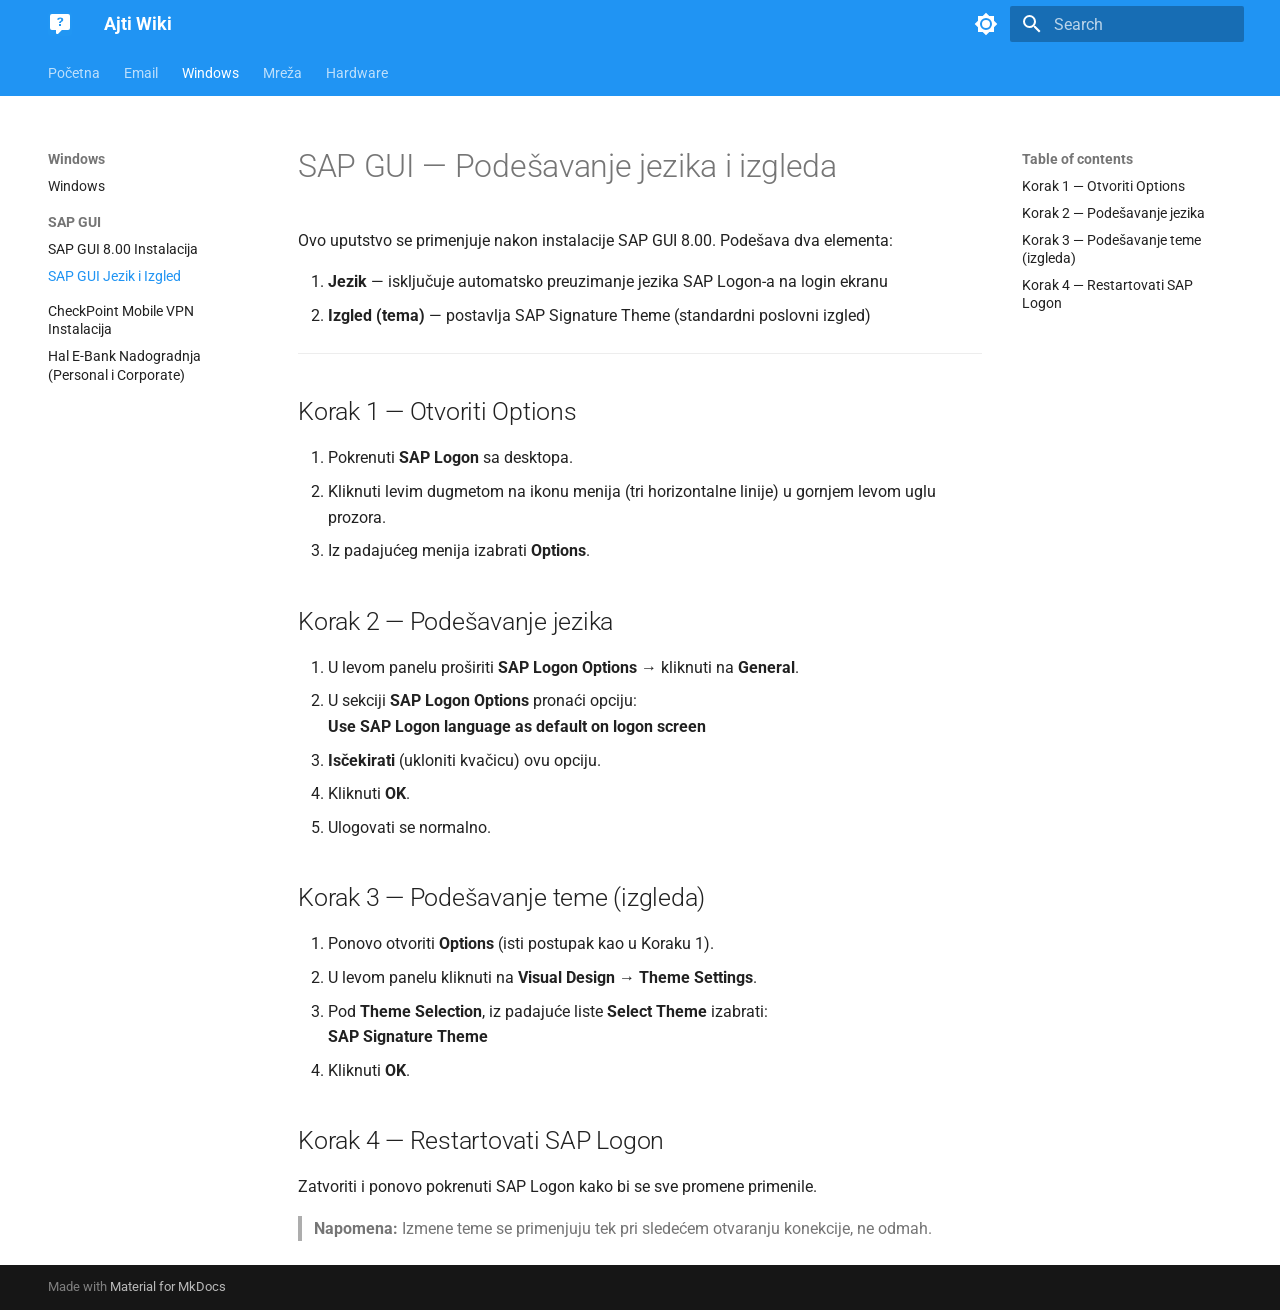
<file: windows/SAP-GUI-Jezik-i-Izgled/index.html>
<!doctype html>
<html lang="en" class="no-js">
  <head>
    
      <meta charset="utf-8">
      <meta name="viewport" content="width=device-width,initial-scale=1">
      
        <meta name="description" content="Baza znanja — česti IT problemi i rešenja">
      
      
        <meta name="author" content="AJTI">
      
      
        <link rel="canonical" href="https://wiki.ajti.party/windows/SAP-GUI-Jezik-i-Izgled/">
      
      
        <link rel="prev" href="../SAP-GUI-800-Instalacija/">
      
      
        <link rel="next" href="../CheckPoint-Mobile-VPN-Instalacija/">
      
      
        
      
      
      <link rel="icon" href="../../assets/images/favicon.svg">
      <meta name="generator" content="mkdocs-1.6.1, mkdocs-material-9.8.0">
    
    
      
        <title>SAP GUI Jezik i Izgled - Ajti Wiki</title>
      
    
    
      <link rel="stylesheet" href="../../assets/stylesheets/main.57a0d79d.min.css">
      
        
        <link rel="stylesheet" href="../../assets/stylesheets/palette.fb2fffe2.min.css">
      
      


    
    
      
    
    
      
        
        
        <link rel="preconnect" href="https://fonts.gstatic.com" crossorigin>
        <link rel="stylesheet" href="https://fonts.googleapis.com/css?family=Roboto:300,300i,400,400i,700,700i%7CRoboto+Mono:400,400i,700,700i&display=fallback">
        <style>:root{--md-text-font:"Roboto";--md-code-font:"Roboto Mono"}</style>
      
    
    
      <link rel="stylesheet" href="../../stylesheets/extra.css">
    
    <script>__md_scope=new URL("../..",location),__md_hash=e=>[...e].reduce(((e,_)=>(e<<5)-e+_.charCodeAt(0)),0),__md_get=(e,_=localStorage,t=__md_scope)=>JSON.parse(_.getItem(t.pathname+"."+e)),__md_set=(e,_,t=localStorage,a=__md_scope)=>{try{t.setItem(a.pathname+"."+e,JSON.stringify(_))}catch(e){}}</script>
    
      

    
    
  </head>
  
  
    
    
      
    
    
    
    
    <body dir="ltr" data-md-color-scheme="default" data-md-color-primary="blue" data-md-color-accent="blue">
  
    
    <input class="md-toggle" data-md-toggle="drawer" type="checkbox" id="__drawer" autocomplete="off">
    <input class="md-toggle" data-md-toggle="search" type="checkbox" id="__search" autocomplete="off">
    <label class="md-overlay" for="__drawer"></label>
    <div data-md-component="skip">
      
        
        <a href="#sap-gui-podesavanje-jezika-i-izgleda" class="md-skip">
          Skip to content
        </a>
      
    </div>
    <div data-md-component="announce">
      
    </div>
    
    
      

<header class="md-header" data-md-component="header">
  <nav class="md-header__inner md-grid" aria-label="Header">
    <a href="../.." title="Ajti Wiki" class="md-header__button md-logo" aria-label="Ajti Wiki" data-md-component="logo">
      
  <img src="../../assets/images/favicon.svg" alt="logo">

    </a>
    <label class="md-header__button md-icon" for="__drawer">
      
      <svg xmlns="http://www.w3.org/2000/svg" viewBox="0 0 24 24"><path d="M3 6h18v2H3zm0 5h18v2H3zm0 5h18v2H3z"/></svg>
    </label>
    <div class="md-header__title" data-md-component="header-title">
      <div class="md-header__ellipsis">
        <div class="md-header__topic">
          <span class="md-ellipsis">
            Ajti Wiki
          </span>
        </div>
        <div class="md-header__topic" data-md-component="header-topic">
          <span class="md-ellipsis">
            
              SAP GUI Jezik i Izgled
            
          </span>
        </div>
      </div>
    </div>
    
      
        <form class="md-header__option" data-md-component="palette">
  
    
    
    
    <input class="md-option" data-md-color-media="" data-md-color-scheme="default" data-md-color-primary="blue" data-md-color-accent="blue"  aria-label="Switch to dark mode"  type="radio" name="__palette" id="__palette_0">
    
      <label class="md-header__button md-icon" title="Switch to dark mode" for="__palette_1" hidden>
        <svg xmlns="http://www.w3.org/2000/svg" viewBox="0 0 24 24"><path d="M12 8a4 4 0 0 0-4 4 4 4 0 0 0 4 4 4 4 0 0 0 4-4 4 4 0 0 0-4-4m0 10a6 6 0 0 1-6-6 6 6 0 0 1 6-6 6 6 0 0 1 6 6 6 6 0 0 1-6 6m8-9.31V4h-4.69L12 .69 8.69 4H4v4.69L.69 12 4 15.31V20h4.69L12 23.31 15.31 20H20v-4.69L23.31 12z"/></svg>
      </label>
    
  
    
    
    
    <input class="md-option" data-md-color-media="" data-md-color-scheme="slate" data-md-color-primary="blue" data-md-color-accent="blue"  aria-label="Switch to light mode"  type="radio" name="__palette" id="__palette_1">
    
      <label class="md-header__button md-icon" title="Switch to light mode" for="__palette_0" hidden>
        <svg xmlns="http://www.w3.org/2000/svg" viewBox="0 0 24 24"><path d="M12 18c-.89 0-1.74-.2-2.5-.55C11.56 16.5 13 14.42 13 12s-1.44-4.5-3.5-5.45C10.26 6.2 11.11 6 12 6a6 6 0 0 1 6 6 6 6 0 0 1-6 6m8-9.31V4h-4.69L12 .69 8.69 4H4v4.69L.69 12 4 15.31V20h4.69L12 23.31 15.31 20H20v-4.69L23.31 12z"/></svg>
      </label>
    
  
</form>
      
    
    
      <script>var palette=__md_get("__palette");if(palette&&palette.color){if("(prefers-color-scheme)"===palette.color.media){var media=matchMedia("(prefers-color-scheme: light)"),input=document.querySelector(media.matches?"[data-md-color-media='(prefers-color-scheme: light)']":"[data-md-color-media='(prefers-color-scheme: dark)']");palette.color.media=input.getAttribute("data-md-color-media"),palette.color.scheme=input.getAttribute("data-md-color-scheme"),palette.color.primary=input.getAttribute("data-md-color-primary"),palette.color.accent=input.getAttribute("data-md-color-accent")}for(var[key,value]of Object.entries(palette.color))document.body.setAttribute("data-md-color-"+key,value)}</script>
    
    
    
      
      
        <label class="md-header__button md-icon" for="__search">
          
          <svg xmlns="http://www.w3.org/2000/svg" viewBox="0 0 24 24"><path d="M9.5 3A6.5 6.5 0 0 1 16 9.5c0 1.61-.59 3.09-1.56 4.23l.27.27h.79l5 5-1.5 1.5-5-5v-.79l-.27-.27A6.52 6.52 0 0 1 9.5 16 6.5 6.5 0 0 1 3 9.5 6.5 6.5 0 0 1 9.5 3m0 2C7 5 5 7 5 9.5S7 14 9.5 14 14 12 14 9.5 12 5 9.5 5"/></svg>
        </label>
        <div class="md-search" data-md-component="search" role="dialog">
  <label class="md-search__overlay" for="__search"></label>
  <div class="md-search__inner" role="search">
    <form class="md-search__form" name="search">
      <input type="text" class="md-search__input" name="query" aria-label="Search" placeholder="Search" autocapitalize="off" autocorrect="off" autocomplete="off" spellcheck="false" data-md-component="search-query" required>
      <label class="md-search__icon md-icon" for="__search">
        
        <svg xmlns="http://www.w3.org/2000/svg" viewBox="0 0 24 24"><path d="M9.5 3A6.5 6.5 0 0 1 16 9.5c0 1.61-.59 3.09-1.56 4.23l.27.27h.79l5 5-1.5 1.5-5-5v-.79l-.27-.27A6.52 6.52 0 0 1 9.5 16 6.5 6.5 0 0 1 3 9.5 6.5 6.5 0 0 1 9.5 3m0 2C7 5 5 7 5 9.5S7 14 9.5 14 14 12 14 9.5 12 5 9.5 5"/></svg>
        
        <svg xmlns="http://www.w3.org/2000/svg" viewBox="0 0 24 24"><path d="M20 11v2H8l5.5 5.5-1.42 1.42L4.16 12l7.92-7.92L13.5 5.5 8 11z"/></svg>
      </label>
      <nav class="md-search__options" aria-label="Search">
        
        <button type="reset" class="md-search__icon md-icon" title="Clear" aria-label="Clear" tabindex="-1">
          
          <svg xmlns="http://www.w3.org/2000/svg" viewBox="0 0 24 24"><path d="M19 6.41 17.59 5 12 10.59 6.41 5 5 6.41 10.59 12 5 17.59 6.41 19 12 13.41 17.59 19 19 17.59 13.41 12z"/></svg>
        </button>
      </nav>
      
        <div class="md-search__suggest" data-md-component="search-suggest"></div>
      
    </form>
    <div class="md-search__output">
      <div class="md-search__scrollwrap" tabindex="0" data-md-scrollfix>
        <div class="md-search-result" data-md-component="search-result">
          <div class="md-search-result__meta">
            Initializing search
          </div>
          <ol class="md-search-result__list" role="presentation"></ol>
        </div>
      </div>
    </div>
  </div>
</div>
      
    
    
  </nav>
  
</header>
    
    <div class="md-container" data-md-component="container">
      
      
        
          
            
<nav class="md-tabs" aria-label="Tabs" data-md-component="tabs">
  <div class="md-grid">
    <ul class="md-tabs__list">
      
        
  
  
  
  
    <li class="md-tabs__item">
      <a href="../.." class="md-tabs__link">
        
  
  
    
  
  Početna

      </a>
    </li>
  

      
        
  
  
  
  
    
    
      <li class="md-tabs__item">
        <a href="../../email/" class="md-tabs__link">
          
  
  
  Email

        </a>
      </li>
    
  

      
        
  
  
  
    
  
  
    
    
      <li class="md-tabs__item md-tabs__item--active">
        <a href="../" class="md-tabs__link">
          
  
  
  Windows

        </a>
      </li>
    
  

      
        
  
  
  
  
    
    
      <li class="md-tabs__item">
        <a href="../../network/" class="md-tabs__link">
          
  
  
  Mreža

        </a>
      </li>
    
  

      
        
  
  
  
  
    
    
      <li class="md-tabs__item">
        <a href="../../hardware/" class="md-tabs__link">
          
  
  
  Hardware

        </a>
      </li>
    
  

      
    </ul>
  </div>
</nav>
          
        
      
      <main class="md-main" data-md-component="main">
        <div class="md-main__inner md-grid">
          
            
              
              <div class="md-sidebar md-sidebar--primary" data-md-component="sidebar" data-md-type="navigation" >
                <div class="md-sidebar__scrollwrap">
                  <div class="md-sidebar__inner">
                    


  


<nav class="md-nav md-nav--primary md-nav--lifted" aria-label="Navigation" data-md-level="0">
  <label class="md-nav__title" for="__drawer">
    <a href="../.." title="Ajti Wiki" class="md-nav__button md-logo" aria-label="Ajti Wiki" data-md-component="logo">
      
  <img src="../../assets/images/favicon.svg" alt="logo">

    </a>
    Ajti Wiki
  </label>
  
  <ul class="md-nav__list" data-md-scrollfix>
    
      
      
  
  
  
  
    <li class="md-nav__item">
      <a href="../.." class="md-nav__link">
        
  
  
  <span class="md-ellipsis">
    
  
    Početna
  

    
  </span>
  
  

      </a>
    </li>
  

    
      
      
  
  
  
  
    
    
    
    
      
      
        
      
    
    
    <li class="md-nav__item md-nav__item--nested">
      
        
        
        <input class="md-nav__toggle md-toggle " type="checkbox" id="__nav_2" >
        
          
          <label class="md-nav__link" for="__nav_2" id="__nav_2_label" tabindex="0">
            
  
  
  <span class="md-ellipsis">
    
  
    Email
  

    
  </span>
  
  

            <span class="md-nav__icon md-icon"></span>
          </label>
        
        <nav class="md-nav" data-md-level="1" aria-labelledby="__nav_2_label" aria-expanded="false">
          <label class="md-nav__title" for="__nav_2">
            <span class="md-nav__icon md-icon"></span>
            
  
    Email
  

          </label>
          <ul class="md-nav__list" data-md-scrollfix>
            
              
                
  
  
  
  
    <li class="md-nav__item">
      <a href="../../email/" class="md-nav__link">
        
  
  
  <span class="md-ellipsis">
    
  
    Email
  

    
  </span>
  
  

      </a>
    </li>
  

              
            
              
                
  
  
  
  
    <li class="md-nav__item">
      <a href="../../email/thunderbird-popravka-foldera/" class="md-nav__link">
        
  
  
  <span class="md-ellipsis">
    
  
    Thunderbird — Inbox ne prikazuje svu poštu
  

    
  </span>
  
  

      </a>
    </li>
  

              
            
              
                
  
  
  
  
    <li class="md-nav__item">
      <a href="../../email/cpanel-webmail-out-of-office-forwarding/" class="md-nav__link">
        
  
  
  <span class="md-ellipsis">
    
  
    cPanel Webmail: Out of Office i prosleđivanje pošte
  

    
  </span>
  
  

      </a>
    </li>
  

              
            
              
                
  
  
  
  
    <li class="md-nav__item">
      <a href="../../email/microsoft-365-prijava-u-dva-koraka/" class="md-nav__link">
        
  
  
  <span class="md-ellipsis">
    
  
    Microsoft 365: prijava u dva koraka (Authenticator)
  

    
  </span>
  
  

      </a>
    </li>
  

              
            
          </ul>
        </nav>
      
    </li>
  

    
      
      
  
  
    
  
  
  
    
    
    
    
      
        
        
      
      
        
      
    
    
    <li class="md-nav__item md-nav__item--active md-nav__item--section md-nav__item--nested">
      
        
        
        <input class="md-nav__toggle md-toggle " type="checkbox" id="__nav_3" checked>
        
          
          <label class="md-nav__link" for="__nav_3" id="__nav_3_label" tabindex="">
            
  
  
  <span class="md-ellipsis">
    
  
    Windows
  

    
  </span>
  
  

            <span class="md-nav__icon md-icon"></span>
          </label>
        
        <nav class="md-nav" data-md-level="1" aria-labelledby="__nav_3_label" aria-expanded="true">
          <label class="md-nav__title" for="__nav_3">
            <span class="md-nav__icon md-icon"></span>
            
  
    Windows
  

          </label>
          <ul class="md-nav__list" data-md-scrollfix>
            
              
                
  
  
  
  
    <li class="md-nav__item">
      <a href="../" class="md-nav__link">
        
  
  
  <span class="md-ellipsis">
    
  
    Windows
  

    
  </span>
  
  

      </a>
    </li>
  

              
            
              
                
  
  
    
  
  
  
    
    
    
    
      
      
        
          
          
        
      
    
    
    <li class="md-nav__item md-nav__item--active md-nav__item--section md-nav__item--nested">
      
        
        
        <input class="md-nav__toggle md-toggle " type="checkbox" id="__nav_3_2" checked>
        
          
          <label class="md-nav__link" for="__nav_3_2" id="__nav_3_2_label" tabindex="">
            
  
  
  <span class="md-ellipsis">
    
  
    SAP GUI
  

    
  </span>
  
  

            <span class="md-nav__icon md-icon"></span>
          </label>
        
        <nav class="md-nav" data-md-level="2" aria-labelledby="__nav_3_2_label" aria-expanded="true">
          <label class="md-nav__title" for="__nav_3_2">
            <span class="md-nav__icon md-icon"></span>
            
  
    SAP GUI
  

          </label>
          <ul class="md-nav__list" data-md-scrollfix>
            
              
                
  
  
  
  
    <li class="md-nav__item">
      <a href="../SAP-GUI-800-Instalacija/" class="md-nav__link">
        
  
  
  <span class="md-ellipsis">
    
  
    SAP GUI 8.00 Instalacija
  

    
  </span>
  
  

      </a>
    </li>
  

              
            
              
                
  
  
    
  
  
  
    <li class="md-nav__item md-nav__item--active">
      
      <input class="md-nav__toggle md-toggle" type="checkbox" id="__toc">
      
      
        
      
      
        <label class="md-nav__link md-nav__link--active" for="__toc">
          
  
  
  <span class="md-ellipsis">
    
  
    SAP GUI Jezik i Izgled
  

    
  </span>
  
  

          <span class="md-nav__icon md-icon"></span>
        </label>
      
      <a href="./" class="md-nav__link md-nav__link--active">
        
  
  
  <span class="md-ellipsis">
    
  
    SAP GUI Jezik i Izgled
  

    
  </span>
  
  

      </a>
      
        

<nav class="md-nav md-nav--secondary" aria-label="Table of contents">
  
  
  
    
  
  
    <label class="md-nav__title" for="__toc">
      <span class="md-nav__icon md-icon"></span>
      Table of contents
    </label>
    <ul class="md-nav__list" data-md-component="toc" data-md-scrollfix>
      
        <li class="md-nav__item">
  <a href="#korak-1-otvoriti-options" class="md-nav__link">
    <span class="md-ellipsis">
      
        Korak 1 — Otvoriti Options
      
    </span>
  </a>
  
</li>
      
        <li class="md-nav__item">
  <a href="#korak-2-podesavanje-jezika" class="md-nav__link">
    <span class="md-ellipsis">
      
        Korak 2 — Podešavanje jezika
      
    </span>
  </a>
  
</li>
      
        <li class="md-nav__item">
  <a href="#korak-3-podesavanje-teme-izgleda" class="md-nav__link">
    <span class="md-ellipsis">
      
        Korak 3 — Podešavanje teme (izgleda)
      
    </span>
  </a>
  
</li>
      
        <li class="md-nav__item">
  <a href="#korak-4-restartovati-sap-logon" class="md-nav__link">
    <span class="md-ellipsis">
      
        Korak 4 — Restartovati SAP Logon
      
    </span>
  </a>
  
</li>
      
    </ul>
  
</nav>
      
    </li>
  

              
            
          </ul>
        </nav>
      
    </li>
  

              
            
              
                
  
  
  
  
    <li class="md-nav__item">
      <a href="../CheckPoint-Mobile-VPN-Instalacija/" class="md-nav__link">
        
  
  
  <span class="md-ellipsis">
    
  
    CheckPoint Mobile VPN Instalacija
  

    
  </span>
  
  

      </a>
    </li>
  

              
            
              
                
  
  
  
  
    <li class="md-nav__item">
      <a href="../Hal-E-Bank-Nadogradnja/" class="md-nav__link">
        
  
  
  <span class="md-ellipsis">
    
  
    Hal E-Bank Nadogradnja (Personal i Corporate)
  

    
  </span>
  
  

      </a>
    </li>
  

              
            
          </ul>
        </nav>
      
    </li>
  

    
      
      
  
  
  
  
    
    
    
    
      
      
        
      
    
    
    <li class="md-nav__item md-nav__item--nested">
      
        
        
        <input class="md-nav__toggle md-toggle " type="checkbox" id="__nav_4" >
        
          
          <label class="md-nav__link" for="__nav_4" id="__nav_4_label" tabindex="0">
            
  
  
  <span class="md-ellipsis">
    
  
    Mreža
  

    
  </span>
  
  

            <span class="md-nav__icon md-icon"></span>
          </label>
        
        <nav class="md-nav" data-md-level="1" aria-labelledby="__nav_4_label" aria-expanded="false">
          <label class="md-nav__title" for="__nav_4">
            <span class="md-nav__icon md-icon"></span>
            
  
    Mreža
  

          </label>
          <ul class="md-nav__list" data-md-scrollfix>
            
              
                
  
  
  
  
    <li class="md-nav__item">
      <a href="../../network/" class="md-nav__link">
        
  
  
  <span class="md-ellipsis">
    
  
    Mreža
  

    
  </span>
  
  

      </a>
    </li>
  

              
            
              
                
  
  
  
  
    <li class="md-nav__item">
      <a href="../../network/prime-media-sftp-upload/" class="md-nav__link">
        
  
  
  <span class="md-ellipsis">
    
  
    Prime Media — SFTP Upload
  

    
  </span>
  
  

      </a>
    </li>
  

              
            
          </ul>
        </nav>
      
    </li>
  

    
      
      
  
  
  
  
    
    
    
    
      
      
        
      
    
    
    <li class="md-nav__item md-nav__item--nested">
      
        
        
        <input class="md-nav__toggle md-toggle " type="checkbox" id="__nav_5" >
        
          
          <label class="md-nav__link" for="__nav_5" id="__nav_5_label" tabindex="0">
            
  
  
  <span class="md-ellipsis">
    
  
    Hardware
  

    
  </span>
  
  

            <span class="md-nav__icon md-icon"></span>
          </label>
        
        <nav class="md-nav" data-md-level="1" aria-labelledby="__nav_5_label" aria-expanded="false">
          <label class="md-nav__title" for="__nav_5">
            <span class="md-nav__icon md-icon"></span>
            
  
    Hardware
  

          </label>
          <ul class="md-nav__list" data-md-scrollfix>
            
              
                
  
  
  
  
    <li class="md-nav__item">
      <a href="../../hardware/" class="md-nav__link">
        
  
  
  <span class="md-ellipsis">
    
  
    Hardware
  

    
  </span>
  
  

      </a>
    </li>
  

              
            
              
                
  
  
  
  
    <li class="md-nav__item">
      <a href="../../hardware/elcom-tag-aktivacija/" class="md-nav__link">
        
  
  
  <span class="md-ellipsis">
    
  
    Elcom — Aktivacija TAG-a
  

    
  </span>
  
  

      </a>
    </li>
  

              
            
          </ul>
        </nav>
      
    </li>
  

    
  </ul>
</nav>
                  </div>
                </div>
              </div>
            
            
              
              <div class="md-sidebar md-sidebar--secondary" data-md-component="sidebar" data-md-type="toc" >
                <div class="md-sidebar__scrollwrap">
                  <div class="md-sidebar__inner">
                    

<nav class="md-nav md-nav--secondary" aria-label="Table of contents">
  
  
  
    
  
  
    <label class="md-nav__title" for="__toc">
      <span class="md-nav__icon md-icon"></span>
      Table of contents
    </label>
    <ul class="md-nav__list" data-md-component="toc" data-md-scrollfix>
      
        <li class="md-nav__item">
  <a href="#korak-1-otvoriti-options" class="md-nav__link">
    <span class="md-ellipsis">
      
        Korak 1 — Otvoriti Options
      
    </span>
  </a>
  
</li>
      
        <li class="md-nav__item">
  <a href="#korak-2-podesavanje-jezika" class="md-nav__link">
    <span class="md-ellipsis">
      
        Korak 2 — Podešavanje jezika
      
    </span>
  </a>
  
</li>
      
        <li class="md-nav__item">
  <a href="#korak-3-podesavanje-teme-izgleda" class="md-nav__link">
    <span class="md-ellipsis">
      
        Korak 3 — Podešavanje teme (izgleda)
      
    </span>
  </a>
  
</li>
      
        <li class="md-nav__item">
  <a href="#korak-4-restartovati-sap-logon" class="md-nav__link">
    <span class="md-ellipsis">
      
        Korak 4 — Restartovati SAP Logon
      
    </span>
  </a>
  
</li>
      
    </ul>
  
</nav>
                  </div>
                </div>
              </div>
            
          
          
            <div class="md-content" data-md-component="content">
              
              <article class="md-content__inner md-typeset">
                
                  



<h1 id="sap-gui-podesavanje-jezika-i-izgleda">SAP GUI — Podešavanje jezika i izgleda<a class="headerlink" href="#sap-gui-podesavanje-jezika-i-izgleda" title="Permanent link">&para;</a></h1>
<p>Ovo uputstvo se primenjuje nakon instalacije SAP GUI 8.00. Podešava dva elementa:</p>
<ol>
<li><strong>Jezik</strong> — isključuje automatsko preuzimanje jezika SAP Logon-a na login ekranu</li>
<li><strong>Izgled (tema)</strong> — postavlja SAP Signature Theme (standardni poslovni izgled)</li>
</ol>
<hr />
<h2 id="korak-1-otvoriti-options">Korak 1 — Otvoriti Options<a class="headerlink" href="#korak-1-otvoriti-options" title="Permanent link">&para;</a></h2>
<ol>
<li>Pokrenuti <strong>SAP Logon</strong> sa desktopa.</li>
<li>Kliknuti levim dugmetom na ikonu menija (tri horizontalne linije) u gornjem levom uglu prozora.</li>
<li>Iz padajućeg menija izabrati <strong>Options</strong>.</li>
</ol>
<h2 id="korak-2-podesavanje-jezika">Korak 2 — Podešavanje jezika<a class="headerlink" href="#korak-2-podesavanje-jezika" title="Permanent link">&para;</a></h2>
<ol>
<li>U levom panelu proširiti <strong>SAP Logon Options</strong> → kliknuti na <strong>General</strong>.</li>
<li>U sekciji <strong>SAP Logon Options</strong> pronaći opciju:<br />
<strong>Use SAP Logon language as default on logon screen</strong></li>
<li><strong>Isčekirati</strong> (ukloniti kvačicu) ovu opciju.</li>
<li>Kliknuti <strong>OK</strong>.</li>
<li>Ulogovati se normalno.</li>
</ol>
<h2 id="korak-3-podesavanje-teme-izgleda">Korak 3 — Podešavanje teme (izgleda)<a class="headerlink" href="#korak-3-podesavanje-teme-izgleda" title="Permanent link">&para;</a></h2>
<ol>
<li>Ponovo otvoriti <strong>Options</strong> (isti postupak kao u Koraku 1).</li>
<li>U levom panelu kliknuti na <strong>Visual Design</strong> → <strong>Theme Settings</strong>.</li>
<li>Pod <strong>Theme Selection</strong>, iz padajuće liste <strong>Select Theme</strong> izabrati:<br />
<strong>SAP Signature Theme</strong></li>
<li>Kliknuti <strong>OK</strong>.</li>
</ol>
<h2 id="korak-4-restartovati-sap-logon">Korak 4 — Restartovati SAP Logon<a class="headerlink" href="#korak-4-restartovati-sap-logon" title="Permanent link">&para;</a></h2>
<p>Zatvoriti i ponovo pokrenuti SAP Logon kako bi se sve promene primenile.</p>
<blockquote>
<p><strong>Napomena:</strong> Izmene teme se primenjuju tek pri sledećem otvaranju konekcije, ne odmah.</p>
</blockquote>












                
              </article>
            </div>
          
          
<script>var target=document.getElementById(location.hash.slice(1));target&&target.name&&(target.checked=target.name.startsWith("__tabbed_"))</script>
        </div>
        
          <button type="button" class="md-top md-icon" data-md-component="top" hidden>
  
  <svg xmlns="http://www.w3.org/2000/svg" viewBox="0 0 24 24"><path d="M13 20h-2V8l-5.5 5.5-1.42-1.42L12 4.16l7.92 7.92-1.42 1.42L13 8z"/></svg>
  Back to top
</button>
        
      </main>
      
        <footer class="md-footer">
  
  <div class="md-footer-meta md-typeset">
    <div class="md-footer-meta__inner md-grid">
      <div class="md-copyright">
  
  
    Made with
    <a href="https://squidfunk.github.io/mkdocs-material/" target="_blank" rel="noopener">
      Material for MkDocs
    </a>
  
</div>
      
    </div>
  </div>
</footer>
      
    </div>
    <div class="md-dialog" data-md-component="dialog">
      <div class="md-dialog__inner md-typeset"></div>
    </div>
    
    
    
      
      
      <script id="__config" type="application/json">{"annotate": null, "base": "../..", "features": ["navigation.tabs", "navigation.sections", "navigation.top", "search.suggest", "search.highlight", "content.code.copy"], "search": "../../assets/javascripts/workers/search.a7633da7.min.js", "tags": null, "translations": {"clipboard.copied": "Copied to clipboard", "clipboard.copy": "Copy to clipboard", "search.result.more.one": "1 more on this page", "search.result.more.other": "# more on this page", "search.result.none": "No matching documents", "search.result.one": "1 matching document", "search.result.other": "# matching documents", "search.result.placeholder": "Type to start searching", "search.result.term.missing": "Missing", "select.version": "Select version"}, "version": null}</script>
    
    
      <script src="../../assets/javascripts/bundle.c21346df.min.js"></script>
      
    
  </body>
</html>
</file>
<file: stylesheets/extra.css>
/* Widen the content area to use more screen real estate */
.md-grid {
  max-width: 95%;
}

/* Make tables stretch to full container width */
.md-typeset table:not([class]) {
  width: 100%;
  display: table;
}

/* Allow table cells to wrap text instead of forcing single-line */
.md-typeset table:not([class]) td,
.md-typeset table:not([class]) th {
  white-space: normal;
  word-break: break-word;
}

/* Reduce cell padding slightly for denser display */
.md-typeset table:not([class]) td,
.md-typeset table:not([class]) th {
  padding: 0.6em 0.8em;
}

/* Smaller font for tables so more fits on screen */
.md-typeset table:not([class]) {
  font-size: 0.82rem;
}
</file>
<file: assets/stylesheets/main.57a0d79d.min.css>
@charset "UTF-8";html{box-sizing:border-box;-webkit-text-size-adjust:none;-moz-text-size-adjust:none;text-size-adjust:none}*,:after,:before{box-sizing:inherit}@media(prefers-reduced-motion){*,:after,:before{transition:none!important}}body{margin:0;-webkit-font-smoothing:antialiased;-moz-osx-font-smoothing:grayscale;--md-text-font-family:var(--md-text-font, _),
    -apple-system, BlinkMacSystemFont, Helvetica, Arial, sans-serif;--md-code-font-family:var(--md-code-font, _),
    SFMono-Regular, Consolas, Menlo, monospace}.md-typeset code:not(.focus-visible),a,button,input,label{-webkit-tap-highlight-color:transparent}a{color:inherit;text-decoration:none}hr{box-sizing:initial;display:block;height:.05rem;padding:0;overflow:visible;border:0}small{font-size:80%}sub,sup{line-height:1em}img{border-style:none}table{border-spacing:0;border-collapse:initial}td,th{font-weight:400;vertical-align:top}button{padding:0;margin:0;font-family:inherit;font-size:inherit;background:#0000;border:0}input{border:0;outline:none}:root{--md-primary-fg-color:#4051b5;--md-primary-fg-color--light:#5d6cc0;--md-primary-fg-color--dark:#303fa1;--md-primary-bg-color:#fff;--md-primary-bg-color--light:#ffffffb3;--md-accent-fg-color:#526cfe;--md-accent-fg-color--transparent:#526cfe1a;--md-accent-bg-color:#fff;--md-accent-bg-color--light:#ffffffb3;--md-typeset-table-sort-icon:url("data:image/svg+xml;charset=utf-8,<svg xmlns='http://www.w3.org/2000/svg' viewBox='0 0 24 24'><path d='m18 21-4-4h3V7h-3l4-4 4 4h-3v10h3M2 19v-2h10v2M2 13v-2h7v2M2 7V5h4v2z'/></svg>");--md-typeset-table-sort-icon--asc:url("data:image/svg+xml;charset=utf-8,<svg xmlns='http://www.w3.org/2000/svg' viewBox='0 0 24 24'><path d='M19 17h3l-4 4-4-4h3V3h2M2 17h10v2H2M6 5v2H2V5m0 6h7v2H2z'/></svg>");--md-typeset-table-sort-icon--desc:url("data:image/svg+xml;charset=utf-8,<svg xmlns='http://www.w3.org/2000/svg' viewBox='0 0 24 24'><path d='M19 7h3l-4-4-4 4h3v14h2M2 17h10v2H2M6 5v2H2V5m0 6h7v2H2z'/></svg>")}[data-md-color-scheme=default]{color-scheme:light}[data-md-color-scheme=default] img[src$="#gh-dark-mode-only"],[data-md-color-scheme=default] img[src$="#only-dark"]{display:none}:root,[data-md-color-scheme=default]{--md-hue:225deg;--md-default-fg-color:#000000de;--md-default-fg-color--light:#0000008a;--md-default-fg-color--lighter:#00000052;--md-default-fg-color--lightest:#00000012;--md-default-bg-color:#fff;--md-default-bg-color--light:#ffffffb3;--md-default-bg-color--lighter:#ffffff4d;--md-default-bg-color--lightest:#ffffff1f;--md-code-fg-color:#36464e;--md-code-bg-color:#f5f5f5;--md-code-bg-color--light:#f5f5f5b3;--md-code-bg-color--lighter:#f5f5f54d;--md-code-hl-color:#4287ff;--md-code-hl-color--light:#4287ff1a;--md-code-hl-number-color:#d52a2a;--md-code-hl-special-color:#db1457;--md-code-hl-function-color:#a846b9;--md-code-hl-constant-color:#6e59d9;--md-code-hl-keyword-color:#3f6ec6;--md-code-hl-string-color:#1c7d4d;--md-code-hl-name-color:var(--md-code-fg-color);--md-code-hl-operator-color:var(--md-default-fg-color--light);--md-code-hl-punctuation-color:var(--md-default-fg-color--light);--md-code-hl-comment-color:var(--md-default-fg-color--light);--md-code-hl-generic-color:var(--md-default-fg-color--light);--md-code-hl-variable-color:var(--md-default-fg-color--light);--md-typeset-color:var(--md-default-fg-color);--md-typeset-a-color:var(--md-primary-fg-color);--md-typeset-del-color:#f5503d26;--md-typeset-ins-color:#0bd57026;--md-typeset-kbd-color:#fafafa;--md-typeset-kbd-accent-color:#fff;--md-typeset-kbd-border-color:#b8b8b8;--md-typeset-mark-color:#ffff0080;--md-typeset-table-color:#0000001f;--md-typeset-table-color--light:#00000009;--md-admonition-fg-color:var(--md-default-fg-color);--md-admonition-bg-color:var(--md-default-bg-color);--md-warning-fg-color:#000000de;--md-warning-bg-color:#ff9;--md-footer-fg-color:#fff;--md-footer-fg-color--light:#ffffffb3;--md-footer-fg-color--lighter:#ffffff73;--md-footer-bg-color:#000000de;--md-footer-bg-color--dark:#00000052;--md-shadow-z1:0 0.2rem 0.5rem #0000000d,
    0 0 0.05rem #0000001a;--md-shadow-z2:0 0.2rem 0.5rem #0000001a,
    0 0 0.05rem #00000040;--md-shadow-z3:0 0.2rem 0.5rem #0003,
    0 0 0.05rem #00000059}.md-icon svg{display:block;width:1.2rem;height:1.2rem;fill:currentcolor}aside,body,input{font-family:var(--md-text-font-family);font-feature-settings:"kern","liga";color:var(--md-typeset-color)}code,kbd,pre{font-family:var(--md-code-font-family);font-feature-settings:"kern"}.md-typeset{font-size:.8rem;line-height:1.6;overflow-wrap:break-word;-webkit-print-color-adjust:exact;color-adjust:exact}@media print{.md-typeset{font-size:.68rem}.md-typeset code,.md-typeset kbd,.md-typeset pre{white-space:pre-wrap}}.md-typeset blockquote,.md-typeset dl,.md-typeset figure,.md-typeset ol,.md-typeset pre,.md-typeset ul{margin-top:1em;margin-bottom:1em}.md-typeset h1{margin:0 0 1.25em;font-size:2em;line-height:1.3;color:var(--md-default-fg-color--light)}.md-typeset h1,.md-typeset h2{font-weight:300;letter-spacing:-.01em}.md-typeset h2{margin:1.6em 0 .64em;font-size:1.5625em;line-height:1.4}.md-typeset h3{margin:1.6em 0 .8em;font-size:1.25em;font-weight:400;line-height:1.5;letter-spacing:-.01em}.md-typeset h2+h3{margin-top:.8em}.md-typeset h4{margin:1em 0;font-weight:700;letter-spacing:-.01em}.md-typeset h5,.md-typeset h6{margin:1.25em 0;font-size:.8em;font-weight:700;color:var(--md-default-fg-color--light);letter-spacing:-.01em}.md-typeset h5{text-transform:uppercase}.md-typeset h5 code{text-transform:none}.md-typeset hr{display:flow-root;margin:1.5em 0;border-bottom:.05rem solid var(--md-default-fg-color--lightest)}.md-typeset a{color:var(--md-typeset-a-color);word-break:break-word}.md-typeset a,.md-typeset a:before{transition:color 125ms}.md-typeset a:focus,.md-typeset a:hover{color:var(--md-accent-fg-color)}.md-typeset a:focus code,.md-typeset a:hover code{color:var(--md-accent-fg-color);background-color:var(--md-accent-fg-color--transparent)}.md-typeset a code{color:var(--md-typeset-a-color)}.md-typeset a.focus-visible{outline-color:var(--md-accent-fg-color);outline-offset:.2rem}.md-typeset code,.md-typeset kbd,.md-typeset pre{font-variant-ligatures:none;color:var(--md-code-fg-color);direction:ltr;transition:background-color 125ms}.md-typeset code{padding:0 .2941176471em;font-size:.85em;word-break:break-word;background-color:var(--md-code-bg-color);border-radius:.1rem;-webkit-box-decoration-break:clone;box-decoration-break:clone;transition:color 125ms,background-color 125ms}.md-typeset code:not(.focus-visible){outline:none}.md-typeset pre{position:relative;display:flow-root;line-height:1.4}.md-typeset pre>code{display:block;padding:.7720588235em 1.1764705882em;margin:0;overflow:auto;word-break:normal;touch-action:auto;scrollbar-color:var(--md-default-fg-color--lighter) #0000;scrollbar-width:thin;outline-color:var(--md-accent-fg-color);box-shadow:none;-webkit-box-decoration-break:slice;box-decoration-break:slice}.md-typeset pre>code:hover{scrollbar-color:var(--md-accent-fg-color) #0000}.md-typeset pre>code::-webkit-scrollbar{width:.2rem;height:.2rem}.md-typeset pre>code::-webkit-scrollbar-thumb{background-color:var(--md-default-fg-color--lighter)}.md-typeset pre>code::-webkit-scrollbar-thumb:hover{background-color:var(--md-accent-fg-color)}.md-typeset kbd{display:inline-block;padding:0 .6666666667em;font-size:.75em;color:var(--md-default-fg-color);word-break:break-word;vertical-align:text-top;background-color:var(--md-typeset-kbd-color);border-radius:.1rem;box-shadow:0 .1rem 0 .05rem var(--md-typeset-kbd-border-color),0 .1rem 0 var(--md-typeset-kbd-border-color),0 -.1rem .2rem var(--md-typeset-kbd-accent-color) inset}.md-typeset mark{color:inherit;word-break:break-word;background-color:var(--md-typeset-mark-color);-webkit-box-decoration-break:clone;box-decoration-break:clone}.md-typeset abbr{text-decoration:none;cursor:help}.md-typeset [data-preview],.md-typeset abbr{border-bottom:.05rem dotted var(--md-default-fg-color--light)}.md-typeset small{opacity:.75}[dir=ltr] .md-typeset sub,[dir=ltr] .md-typeset sup{margin-left:.078125em}[dir=rtl] .md-typeset sub,[dir=rtl] .md-typeset sup{margin-right:.078125em}[dir=ltr] .md-typeset blockquote{padding-left:.6rem;border-left:.2rem solid var(--md-default-fg-color--lighter)}[dir=rtl] .md-typeset blockquote{padding-right:.6rem;border-right:.2rem solid var(--md-default-fg-color--lighter)}.md-typeset blockquote{margin-left:0;margin-right:0;color:var(--md-default-fg-color--light)}.md-typeset ul{list-style-type:disc}.md-typeset ul[type]{list-style-type:revert-layer}[dir=ltr] .md-typeset ol,[dir=ltr] .md-typeset ol li ol,[dir=ltr] .md-typeset ol li ul,[dir=ltr] .md-typeset ul,[dir=ltr] .md-typeset ul li ol,[dir=ltr] .md-typeset ul li ul{margin-left:.625em}[dir=rtl] .md-typeset ol,[dir=rtl] .md-typeset ol li ol,[dir=rtl] .md-typeset ol li ul,[dir=rtl] .md-typeset ul,[dir=rtl] .md-typeset ul li ol,[dir=rtl] .md-typeset ul li ul{margin-right:.625em}.md-typeset ol,.md-typeset ul{padding:0}.md-typeset ol:not([hidden]),.md-typeset ul:not([hidden]){display:flow-root}.md-typeset ol ol,.md-typeset ul ol{list-style-type:lower-alpha}.md-typeset ol ol ol,.md-typeset ul ol ol{list-style-type:lower-roman}.md-typeset ol ol ol ol,.md-typeset ul ol ol ol{list-style-type:upper-alpha}.md-typeset ol ol ol ol ol,.md-typeset ul ol ol ol ol{list-style-type:upper-roman}.md-typeset ol[type],.md-typeset ul[type]{list-style-type:revert-layer}[dir=ltr] .md-typeset ol li,[dir=ltr] .md-typeset ul li{margin-left:1.25em}[dir=rtl] .md-typeset ol li,[dir=rtl] .md-typeset ul li{margin-right:1.25em}.md-typeset ol li,.md-typeset ul li{margin-bottom:.5em}.md-typeset ol li blockquote,.md-typeset ol li p,.md-typeset ul li blockquote,.md-typeset ul li p{margin:.5em 0}.md-typeset ol li:last-child,.md-typeset ul li:last-child{margin-bottom:0}.md-typeset ol li ol,.md-typeset ol li ul,.md-typeset ul li ol,.md-typeset ul li ul{margin-top:.5em;margin-bottom:.5em}[dir=ltr] .md-typeset dd{margin-left:1.875em}[dir=rtl] .md-typeset dd{margin-right:1.875em}.md-typeset dd{margin-top:1em;margin-bottom:1.5em}.md-typeset img,.md-typeset svg,.md-typeset video{max-width:100%;height:auto}.md-typeset img[align=left]{margin:1em 1em 1em 0}.md-typeset img[align=right]{margin:1em 0 1em 1em}.md-typeset img[align]:only-child{margin-top:0}.md-typeset figure{display:flow-root;width:fit-content;max-width:100%;margin:1em auto;text-align:center}.md-typeset figure img{display:block;margin:0 auto}.md-typeset figcaption{max-width:24rem;margin:1em auto;font-style:italic}.md-typeset iframe{max-width:100%}.md-typeset table:not([class]){display:inline-block;max-width:100%;overflow:auto;font-size:.64rem;touch-action:auto;background-color:var(--md-default-bg-color);border:.05rem solid var(--md-typeset-table-color);border-radius:.1rem}@media print{.md-typeset table:not([class]){display:table}}.md-typeset table:not([class])+*{margin-top:1.5em}.md-typeset table:not([class]) td>:first-child,.md-typeset table:not([class]) th>:first-child{margin-top:0}.md-typeset table:not([class]) td>:last-child,.md-typeset table:not([class]) th>:last-child{margin-bottom:0}.md-typeset table:not([class]) td:not([align]),.md-typeset table:not([class]) th:not([align]){text-align:left}[dir=rtl] .md-typeset table:not([class]) td:not([align]),[dir=rtl] .md-typeset table:not([class]) th:not([align]){text-align:right}.md-typeset table:not([class]) th{min-width:5rem;padding:.9375em 1.25em;font-weight:700;vertical-align:top}.md-typeset table:not([class]) td{padding:.9375em 1.25em;vertical-align:top;border-top:.05rem solid var(--md-typeset-table-color)}.md-typeset table:not([class]) tbody tr{transition:background-color 125ms}.md-typeset table:not([class]) tbody tr:hover{background-color:var(--md-typeset-table-color--light);box-shadow:0 .05rem 0 var(--md-default-bg-color) inset}.md-typeset table:not([class]) a{word-break:normal}.md-typeset table th[role=columnheader]{cursor:pointer}[dir=ltr] .md-typeset table th[role=columnheader]:after{margin-left:.5em}[dir=rtl] .md-typeset table th[role=columnheader]:after{margin-right:.5em}.md-typeset table th[role=columnheader]:after{display:inline-block;width:1.2em;height:1.2em;vertical-align:text-bottom;content:"";-webkit-mask-image:var(--md-typeset-table-sort-icon);mask-image:var(--md-typeset-table-sort-icon);-webkit-mask-repeat:no-repeat;mask-repeat:no-repeat;-webkit-mask-size:contain;mask-size:contain;transition:background-color 125ms}.md-typeset table th[role=columnheader]:hover:after{background-color:var(--md-default-fg-color--lighter)}.md-typeset table th[role=columnheader][aria-sort=ascending]:after{background-color:var(--md-default-fg-color--light);-webkit-mask-image:var(--md-typeset-table-sort-icon--asc);mask-image:var(--md-typeset-table-sort-icon--asc)}.md-typeset table th[role=columnheader][aria-sort=descending]:after{background-color:var(--md-default-fg-color--light);-webkit-mask-image:var(--md-typeset-table-sort-icon--desc);mask-image:var(--md-typeset-table-sort-icon--desc)}.md-typeset__scrollwrap{margin:1em -.8rem;overflow-x:auto;touch-action:auto}.md-typeset__table{display:inline-block;padding:0 .8rem;margin-bottom:.5em}@media print{.md-typeset__table{display:block}}html .md-typeset__table table{display:table;width:100%;margin:0;overflow:hidden}@media screen and (max-width:44.984375em){.md-content__inner>pre{margin:1em -.8rem}.md-content__inner>pre code{border-radius:0}}.md-typeset .md-author{position:relative;display:block;flex-shrink:0;width:1.6rem;height:1.6rem;overflow:hidden;border-radius:100%;transition:color 125ms,transform 125ms}.md-typeset .md-author img{display:block}.md-typeset .md-author--more{font-size:.6rem;font-weight:700;line-height:1.6rem;color:var(--md-default-fg-color--lighter);text-align:center;background:var(--md-default-fg-color--lightest)}.md-typeset .md-author--long{width:2.4rem;height:2.4rem}.md-typeset a.md-author{transform:scale(1)}.md-typeset a.md-author img{filter:grayscale(100%) opacity(75%);border-radius:100%;transition:filter 125ms}.md-typeset a.md-author:focus,.md-typeset a.md-author:hover{z-index:1;transform:scale(1.1)}.md-typeset a.md-author:focus img,.md-typeset a.md-author:hover img{filter:grayscale(0)}.md-banner{overflow:auto;color:var(--md-footer-fg-color);background-color:var(--md-footer-bg-color)}@media print{.md-banner{display:none}}.md-banner--warning{color:var(--md-warning-fg-color);background-color:var(--md-warning-bg-color)}.md-banner__inner{padding:0 .8rem;margin:.6rem auto;font-size:.7rem}[dir=ltr] .md-banner__button{float:right}[dir=rtl] .md-banner__button{float:left}.md-banner__button{color:inherit;cursor:pointer;transition:opacity .25s}.no-js .md-banner__button{display:none}.md-banner__button:hover{opacity:.7}html{height:100%;overflow-x:hidden;font-size:125%}@media screen and (min-width:100em){html{font-size:137.5%}}@media screen and (min-width:125em){html{font-size:150%}}body{position:relative;display:flex;flex-direction:column;width:100%;min-height:100%;font-size:.5rem;background-color:var(--md-default-bg-color)}@media print{body{display:block}}@media screen and (max-width:59.984375em){body[data-md-scrolllock]{position:fixed}}.md-grid{max-width:61rem;margin-left:auto;margin-right:auto}.md-container{display:flex;flex-grow:1;flex-direction:column}@media print{.md-container{display:block}}.md-main{flex-grow:1}.md-main__inner{display:flex;height:100%;margin-top:1.5rem}.md-ellipsis{overflow:hidden;text-overflow:ellipsis}.md-toggle{display:none}.md-option{position:absolute;width:0;height:0;opacity:0}.md-option:checked+label:not([hidden]){display:block}.md-option.focus-visible+label{outline-style:auto;outline-color:var(--md-accent-fg-color)}.md-skip{position:fixed;z-index:-1;padding:.3rem .5rem;margin:.5rem;font-size:.64rem;color:var(--md-default-bg-color);background-color:var(--md-default-fg-color);border-radius:.1rem;outline-color:var(--md-accent-fg-color);opacity:0;transform:translateY(.4rem)}.md-skip:focus{z-index:10;opacity:1;transition:transform .25s cubic-bezier(.4,0,.2,1),opacity 175ms 75ms;transform:translateY(0)}@page{margin:25mm}:root{--md-clipboard-icon:url("data:image/svg+xml;charset=utf-8,<svg xmlns='http://www.w3.org/2000/svg' viewBox='0 0 24 24'><path d='M19 21H8V7h11m0-2H8a2 2 0 0 0-2 2v14a2 2 0 0 0 2 2h11a2 2 0 0 0 2-2V7a2 2 0 0 0-2-2m-3-4H4a2 2 0 0 0-2 2v14h2V3h12z'/></svg>");--md-code-select-icon:url("data:image/svg+xml;charset=utf-8,<svg xmlns='http://www.w3.org/2000/svg' viewBox='0 0 24 24'><path d='M19 19h-4v2h4c1.1 0 2-.9 2-2v-4h-2m0-12h-4v2h4v4h2V5c0-1.1-.9-2-2-2M5 5h4V3H5c-1.1 0-2 .9-2 2v4h2m0 6H3v4c0 1.1.9 2 2 2h4v-2H5zm2-4h2v2H7zm4 0h2v2h-2zm4 0h2v2h-2zM7 7h2v2H7zm4 0h2v2h-2zm4 0h2v2h-2zm-8 8h2v2H7zm4 0h2v2h-2zm4 0h2v2h-2z'/></svg>");--md-code-copy-icon:url("data:image/svg+xml;charset=utf-8,<svg xmlns='http://www.w3.org/2000/svg' viewBox='0 0 24 24'><path d='M19 21H8V7h11m0-2H8a2 2 0 0 0-2 2v14a2 2 0 0 0 2 2h11a2 2 0 0 0 2-2V7a2 2 0 0 0-2-2m-3-4H4a2 2 0 0 0-2 2v14h2V3h12z'/></svg>")}.md-clipboard{z-index:1;width:1.5em;height:1.5em;color:var(--md-default-fg-color--lightest);cursor:pointer;border-radius:.1rem;outline-color:var(--md-accent-fg-color);outline-offset:.1rem;transition:color .25s}@media print{.md-clipboard{display:none}}.md-clipboard:not(.focus-visible){outline:none;-webkit-tap-highlight-color:transparent}:hover>.md-clipboard{color:var(--md-default-fg-color--light)}.md-clipboard:focus,.md-clipboard:hover{color:var(--md-accent-fg-color)}.md-clipboard:after{display:block;width:1.125em;height:1.125em;margin:0 auto;content:"";background-color:currentcolor;-webkit-mask-image:var(--md-clipboard-icon);mask-image:var(--md-clipboard-icon);-webkit-mask-repeat:no-repeat;mask-repeat:no-repeat;-webkit-mask-position:center;mask-position:center;-webkit-mask-size:contain;mask-size:contain}.md-clipboard--inline{cursor:pointer}.md-clipboard--inline code{transition:color .25s,background-color .25s}.md-clipboard--inline:focus code,.md-clipboard--inline:hover code{color:var(--md-accent-fg-color);background-color:var(--md-accent-fg-color--transparent)}.md-typeset .md-code__content{display:grid}.md-code__nav{position:absolute;top:.25em;right:.25em;z-index:1;display:flex;gap:.2rem;padding:.2rem;background-color:var(--md-code-bg-color--lighter);border-radius:.1rem;transition:background-color .25s}:hover>.md-code__nav{background-color:var(--md-code-bg-color--light)}.md-code__button{display:block;width:1.5em;height:1.5em;color:var(--md-default-fg-color--lightest);cursor:pointer;outline-color:var(--md-accent-fg-color);outline-offset:.1rem;transition:color .25s}:hover>*>.md-code__button{color:var(--md-default-fg-color--light)}.md-code__button.focus-visible,.md-code__button:hover{color:var(--md-accent-fg-color)}.md-code__button--active{color:var(--md-default-fg-color)!important}.md-code__button:after{display:block;width:1.125em;height:1.125em;margin:0 auto;content:"";background-color:currentcolor;-webkit-mask-repeat:no-repeat;mask-repeat:no-repeat;-webkit-mask-position:center;mask-position:center;-webkit-mask-size:contain;mask-size:contain}.md-code__button[data-md-type=select]:after{-webkit-mask-image:var(--md-code-select-icon);mask-image:var(--md-code-select-icon)}.md-code__button[data-md-type=copy]:after{-webkit-mask-image:var(--md-code-copy-icon);mask-image:var(--md-code-copy-icon)}@keyframes consent{0%{opacity:0;transform:translateY(100%)}to{opacity:1;transform:translateY(0)}}@keyframes overlay{0%{opacity:0}to{opacity:1}}.md-consent__overlay{position:fixed;top:0;z-index:5;width:100%;height:100%;background-color:#0000008a;-webkit-backdrop-filter:blur(.1rem);backdrop-filter:blur(.1rem);opacity:1;animation:overlay .25s both}.md-consent__inner{position:fixed;bottom:0;z-index:5;width:100%;max-height:100%;padding:0;overflow:auto;background-color:var(--md-default-bg-color);border:0;border-radius:.1rem;box-shadow:0 0 .2rem #0000001a,0 .2rem .4rem #0003;animation:consent .5s cubic-bezier(.1,.7,.1,1) both}.md-consent__form{padding:.8rem}.md-consent__settings{display:none;margin:1em 0}input:checked+.md-consent__settings{display:block}.md-consent__controls{margin-bottom:.8rem}.md-typeset .md-consent__controls .md-button{display:inline}@media screen and (max-width:44.984375em){.md-typeset .md-consent__controls .md-button{display:block;width:100%;margin-top:.4rem;text-align:center}}.md-consent label{cursor:pointer}.md-content{flex-grow:1;min-width:0}.md-content__inner{padding-top:.6rem;margin:0 .8rem 1.2rem}@media screen and (min-width:76.25em){[dir=ltr] .md-sidebar--primary:not([hidden])~.md-content>.md-content__inner,[dir=rtl] .md-sidebar--secondary:not([hidden])~.md-content>.md-content__inner{margin-left:1.2rem}[dir=ltr] .md-sidebar--secondary:not([hidden])~.md-content>.md-content__inner,[dir=rtl] .md-sidebar--primary:not([hidden])~.md-content>.md-content__inner{margin-right:1.2rem}}.md-content__inner:before{display:block;height:.4rem;content:""}.md-content__inner>:last-child{margin-bottom:0}[dir=ltr] .md-content__button{float:right;margin-left:.4rem}[dir=rtl] .md-content__button{float:left;margin-right:.4rem}.md-content__button{padding:0;margin:.4rem 0}@media print{.md-content__button{display:none}}.md-typeset .md-content__button{color:var(--md-default-fg-color--lighter)}.md-content__button svg{display:inline;vertical-align:top}[dir=rtl] .md-content__button svg{transform:scaleX(-1)}[dir=ltr] .md-dialog{right:.8rem}[dir=rtl] .md-dialog{left:.8rem}.md-dialog{position:fixed;bottom:.8rem;z-index:4;min-width:11.1rem;padding:.4rem .6rem;pointer-events:none;background-color:var(--md-default-fg-color);border-radius:.1rem;box-shadow:var(--md-shadow-z3);opacity:0;transition:transform 0s .4s,opacity .4s;transform:translateY(100%)}@media print{.md-dialog{display:none}}.md-dialog--active{pointer-events:auto;opacity:1;transition:transform .4s cubic-bezier(.075,.85,.175,1),opacity .4s;transform:translateY(0)}.md-dialog__inner{font-size:.7rem;color:var(--md-default-bg-color)}.md-feedback{margin:2em 0 1em;text-align:center}.md-feedback fieldset{padding:0;margin:0;border:none}.md-feedback__title{margin:1em auto;font-weight:700}.md-feedback__inner{position:relative}.md-feedback__list{position:relative;display:flex;flex-wrap:wrap;place-content:baseline center}.md-feedback__list:hover .md-icon:not(:disabled){color:var(--md-default-fg-color--lighter)}:disabled .md-feedback__list{min-height:1.8rem}.md-feedback__icon{flex-shrink:0;margin:0 .1rem;color:var(--md-default-fg-color--light);cursor:pointer;transition:color 125ms}.md-feedback__icon:not(:disabled).md-icon:hover{color:var(--md-accent-fg-color)}.md-feedback__icon:disabled{color:var(--md-default-fg-color--lightest);pointer-events:none}.md-feedback__note{position:relative;opacity:0;transition:transform .4s cubic-bezier(.1,.7,.1,1),opacity .15s;transform:translateY(.4rem)}.md-feedback__note>*{max-width:16rem;margin:0 auto}:disabled .md-feedback__note{opacity:1;transform:translateY(0)}@media print{.md-feedback,.md-footer{display:none}}.md-footer{color:var(--md-footer-fg-color);background-color:var(--md-footer-bg-color)}.md-footer__inner{justify-content:space-between;padding:.2rem;overflow:auto}.md-footer__inner:not([hidden]){display:flex}.md-footer__link{display:flex;flex-grow:.01;align-items:end;max-width:100%;margin-top:1rem;margin-bottom:.4rem;overflow:hidden;outline-color:var(--md-accent-fg-color);transition:opacity .25s}.md-footer__link:focus,.md-footer__link:hover{opacity:.7}[dir=rtl] .md-footer__link svg{transform:scaleX(-1)}@media screen and (max-width:44.984375em){.md-footer__link--prev{flex-shrink:0}.md-footer__link--prev .md-footer__title{display:none}}[dir=ltr] .md-footer__link--next{margin-left:auto}.md-footer__link--next{text-align:right}[dir=rtl] .md-footer__link--next{margin-right:auto;text-align:left}.md-footer__title{flex-grow:1;max-width:calc(100% - 2.4rem);padding:0 1rem;margin-bottom:.7rem;font-size:.9rem;white-space:nowrap}.md-footer__button{padding:.4rem;margin:.2rem}.md-footer__direction{font-size:.64rem;opacity:.7}.md-footer-meta{background-color:var(--md-footer-bg-color--dark)}.md-footer-meta__inner{display:flex;flex-wrap:wrap;justify-content:space-between;padding:.2rem}html .md-footer-meta.md-typeset a{color:var(--md-footer-fg-color--light)}html .md-footer-meta.md-typeset a:focus,html .md-footer-meta.md-typeset a:hover{color:var(--md-footer-fg-color)}.md-copyright{width:100%;padding:.4rem 0;margin:auto .6rem;font-size:.64rem;color:var(--md-footer-fg-color--lighter)}.md-copyright__highlight{color:var(--md-footer-fg-color--light)}.md-social{display:inline-flex;gap:.2rem;padding:.2rem 0 .6rem;margin:0 .4rem}@media screen and (min-width:45em){.md-copyright{width:auto}.md-social{padding:.6rem 0}}.md-social__link{display:inline-block;width:1.6rem;height:1.6rem;text-align:center}.md-social__link:before{line-height:1.9}.md-social__link svg{max-height:.8rem;vertical-align:-25%;fill:currentcolor}.md-typeset .md-button{display:inline-block;padding:.625em 2em;font-weight:700;color:var(--md-primary-fg-color);cursor:pointer;border:.1rem solid;border-radius:.1rem;transition:color 125ms,background-color 125ms,border-color 125ms}.md-typeset .md-button--primary{color:var(--md-primary-bg-color);background-color:var(--md-primary-fg-color);border-color:var(--md-primary-fg-color)}.md-typeset .md-button:focus,.md-typeset .md-button:hover{color:var(--md-accent-bg-color);background-color:var(--md-accent-fg-color);border-color:var(--md-accent-fg-color)}[dir=ltr] .md-typeset .md-input,[dir=rtl] .md-typeset .md-input{border-top-left-radius:.1rem}[dir=ltr] .md-typeset .md-input,[dir=rtl] .md-typeset .md-input{border-top-right-radius:.1rem}.md-typeset .md-input{height:1.8rem;padding:0 .6rem;font-size:.8rem;border-bottom:.1rem solid var(--md-default-fg-color--lighter);box-shadow:var(--md-shadow-z1);transition:border .25s,box-shadow .25s}.md-typeset .md-input:focus,.md-typeset .md-input:hover{border-bottom-color:var(--md-accent-fg-color);box-shadow:var(--md-shadow-z2)}.md-typeset .md-input--stretch{width:100%}.md-header{position:sticky;left:0;right:0;top:0;z-index:4;display:block;color:var(--md-primary-bg-color);background-color:var(--md-primary-fg-color);box-shadow:0 0 .2rem #0000,0 .2rem .4rem #0000}@media print{.md-header{display:none}}.md-header[hidden]{transition:transform .25s cubic-bezier(.8,0,.6,1),box-shadow .25s;transform:translateY(-100%)}.md-header--shadow{box-shadow:0 0 .2rem #0000001a,0 .2rem .4rem #0003;transition:transform .25s cubic-bezier(.1,.7,.1,1),box-shadow .25s}.md-header__inner{display:flex;align-items:center;padding:0 .2rem}.md-header__button{position:relative;z-index:1;padding:.4rem;margin:.2rem;color:currentcolor;vertical-align:middle;cursor:pointer;outline-color:var(--md-accent-fg-color);transition:opacity .25s}.md-header__button:hover{opacity:.7}.md-header__button:not([hidden]){display:inline-block}.md-header__button:not(.focus-visible){outline:none;-webkit-tap-highlight-color:transparent}.md-header__button.md-logo{padding:.4rem;margin:.2rem}@media screen and (max-width:76.234375em){.md-header__button.md-logo{display:none}}.md-header__button.md-logo img,.md-header__button.md-logo svg{display:block;width:auto;height:1.2rem;fill:currentcolor}@media screen and (min-width:60em){.md-header__button[for=__search]{display:none}}.no-js .md-header__button[for=__search]{display:none}[dir=rtl] .md-header__button[for=__search] svg{transform:scaleX(-1)}@media screen and (min-width:76.25em){.md-header__button[for=__drawer]{display:none}}.md-header__topic{position:absolute;display:flex;max-width:100%;white-space:nowrap;transition:transform .4s cubic-bezier(.1,.7,.1,1),opacity .15s}.md-header__topic+.md-header__topic{z-index:-1;pointer-events:none;opacity:0;transition:transform .4s cubic-bezier(1,.7,.1,.1),opacity .15s;transform:translateX(1.25rem)}[dir=rtl] .md-header__topic+.md-header__topic{transform:translateX(-1.25rem)}.md-draft,.md-header__topic:first-child,.md-nav__title{font-weight:700}[dir=ltr] .md-header__title{margin-left:1rem;margin-right:.4rem}[dir=rtl] .md-header__title{margin-right:1rem;margin-left:.4rem}.md-header__title{flex-grow:1;height:2.4rem;font-size:.9rem;line-height:2.4rem}.md-header__title--active .md-header__topic{z-index:-1;pointer-events:none;opacity:0;transition:transform .4s cubic-bezier(1,.7,.1,.1),opacity .15s;transform:translateX(-1.25rem)}[dir=rtl] .md-header__title--active .md-header__topic{transform:translateX(1.25rem)}.md-header__title--active .md-header__topic+.md-header__topic{z-index:0;pointer-events:auto;opacity:1;transition:transform .4s cubic-bezier(.1,.7,.1,1),opacity .15s;transform:translateX(0)}.md-header__title>.md-header__ellipsis{position:relative;width:100%;height:100%}.md-header__option{display:flex;flex-shrink:0;max-width:100%;white-space:nowrap;transition:max-width 0s .25s,opacity .25s .25s}[data-md-toggle=search]:checked~.md-header .md-header__option{max-width:0;opacity:0;transition:max-width,opacity}.md-header__option>input{bottom:0}.md-header__source{display:none}@media screen and (min-width:60em){[dir=ltr] .md-header__source{margin-left:1rem}[dir=rtl] .md-header__source{margin-right:1rem}.md-header__source{display:block;width:11.7rem;max-width:11.7rem}}@media screen and (min-width:76.25em){[dir=ltr] .md-header__source{margin-left:1.4rem}[dir=rtl] .md-header__source{margin-right:1.4rem}}.md-meta{font-size:.7rem;line-height:1.3;color:var(--md-default-fg-color--light)}.md-meta__list{display:inline-flex;flex-wrap:wrap;padding:0;margin:0;list-style:none}.md-meta__item:not(:last-child):after{margin-left:.2rem;margin-right:.2rem;content:"·"}.md-meta__link{color:var(--md-typeset-a-color)}.md-meta__link:focus,.md-meta__link:hover{color:var(--md-accent-fg-color)}.md-draft{display:inline-block;padding-left:.5714285714em;padding-right:.5714285714em;color:#fff;background-color:#ff1744;border-radius:.125em}:root{--md-nav-icon--prev:url("data:image/svg+xml;charset=utf-8,<svg xmlns='http://www.w3.org/2000/svg' viewBox='0 0 24 24'><path d='M20 11v2H8l5.5 5.5-1.42 1.42L4.16 12l7.92-7.92L13.5 5.5 8 11z'/></svg>");--md-nav-icon--next:url("data:image/svg+xml;charset=utf-8,<svg xmlns='http://www.w3.org/2000/svg' viewBox='0 0 24 24'><path d='M8.59 16.58 13.17 12 8.59 7.41 10 6l6 6-6 6z'/></svg>");--md-toc-icon:url("data:image/svg+xml;charset=utf-8,<svg xmlns='http://www.w3.org/2000/svg' viewBox='0 0 24 24'><path d='M3 9h14V7H3zm0 4h14v-2H3zm0 4h14v-2H3zm16 0h2v-2h-2zm0-10v2h2V7zm0 6h2v-2h-2z'/></svg>");--md-path-icon:url("data:image/svg+xml;charset=utf-8,<svg xmlns='http://www.w3.org/2000/svg' viewBox='0 0 24 24'><path d='M8.59 16.58 13.17 12 8.59 7.41 10 6l6 6-6 6z'/></svg>");--md-post-pin-icon:url("data:image/svg+xml;charset=utf-8,<svg xmlns='http://www.w3.org/2000/svg' viewBox='0 0 24 24'><path d='M16 12V4h1V2H7v2h1v8l-2 2v2h5.2v6h1.6v-6H18v-2z'/></svg>");--md-progress-value:0;--md-progress-delay:400ms;--md-search-result-icon:url("data:image/svg+xml;charset=utf-8,<svg xmlns='http://www.w3.org/2000/svg' viewBox='0 0 24 24'><path d='M14 2H6a2 2 0 0 0-2 2v16a2 2 0 0 0 2 2h7c-.41-.25-.8-.56-1.14-.9-.33-.33-.61-.7-.86-1.1H6V4h7v5h5v1.18c.71.16 1.39.43 2 .82V8zm6.31 16.9c1.33-2.11.69-4.9-1.4-6.22-2.11-1.33-4.91-.68-6.22 1.4-1.34 2.11-.69 4.89 1.4 6.22 1.46.93 3.32.93 4.79.02L22 23.39 23.39 22zm-3.81.1a2.5 2.5 0 0 1-2.5-2.5 2.5 2.5 0 0 1 2.5-2.5 2.5 2.5 0 0 1 2.5 2.5 2.5 2.5 0 0 1-2.5 2.5'/></svg>")}.md-nav,.md-nav__link .md-typeset{font-size:.7rem;line-height:1.3}.md-nav__title{display:block;padding:0 .6rem;overflow:hidden;color:var(--md-default-fg-color--light);text-overflow:ellipsis}.md-nav__title .md-nav__button{display:none}.md-nav__title .md-nav__button img{width:auto;height:100%}.md-nav__title .md-nav__button.md-logo img,.md-nav__title .md-nav__button.md-logo svg{display:block;width:auto;max-width:100%;height:2.4rem;object-fit:contain;fill:currentcolor}.md-nav__list{padding:0;margin:0;list-style:none}.md-nav__link{display:flex;gap:.4rem;align-items:flex-start;margin-top:.625em;scroll-snap-align:start;transition:color 125ms}.md-nav__link--passed,.md-nav__link--passed code{color:var(--md-default-fg-color--light)}.md-nav__item .md-nav__link--active,.md-nav__item .md-nav__link--active code{color:var(--md-typeset-a-color)}.md-nav__link .md-ellipsis{position:relative}.md-nav__link .md-ellipsis code{word-break:normal}[dir=ltr] .md-nav__link .md-icon:last-child{margin-left:auto}[dir=rtl] .md-nav__link .md-icon:last-child{margin-right:auto}.md-nav__link svg{position:relative;flex-shrink:0;height:1.3em;fill:currentcolor}.md-nav__link[for]:focus,.md-nav__link[for]:hover,.md-nav__link[href]:focus,.md-nav__link[href]:hover{color:var(--md-accent-fg-color);cursor:pointer}.md-nav__link[for]:focus code,.md-nav__link[for]:hover code,.md-nav__link[href]:focus code,.md-nav__link[href]:hover code{color:var(--md-accent-fg-color);background-color:var(--md-accent-fg-color--transparent)}.md-nav__link.focus-visible,.md-pagination__link.focus-visible{outline-color:var(--md-accent-fg-color);outline-offset:.2rem}.md-nav--primary .md-nav__link[for=__toc]{display:none}.md-nav--primary .md-nav__link[for=__toc] .md-icon:after{display:block;width:100%;height:100%;background-color:currentcolor;-webkit-mask-image:var(--md-toc-icon);mask-image:var(--md-toc-icon)}.md-nav--primary .md-nav__link[for=__toc]~.md-nav,.md-nav__source{display:none}.md-nav__container>.md-nav__link{margin-top:0}.md-nav__container>.md-nav__link:first-child{flex-grow:1;min-width:0}.md-nav__icon{flex-shrink:0}@media screen and (max-width:76.234375em){.md-nav--primary,.md-nav--primary .md-nav{position:absolute;left:0;right:0;top:0;z-index:1;display:flex;flex-direction:column;height:100%;background-color:var(--md-default-bg-color)}.md-nav--primary .md-nav__item,.md-nav--primary .md-nav__title{font-size:.8rem;line-height:1.5}.md-nav--primary .md-nav__title{position:relative;height:5.6rem;padding:3rem .8rem .2rem;line-height:2.4rem;color:var(--md-default-fg-color--light);white-space:nowrap;cursor:pointer;background-color:var(--md-default-fg-color--lightest)}[dir=ltr] .md-nav--primary .md-nav__title .md-nav__icon{left:.4rem}[dir=rtl] .md-nav--primary .md-nav__title .md-nav__icon{right:.4rem}.md-nav--primary .md-nav__title .md-nav__icon{position:absolute;top:.4rem;display:block;width:1.2rem;height:1.2rem;margin:.2rem}.md-nav--primary .md-nav__title .md-nav__icon:after{display:block;width:100%;height:100%;content:"";background-color:currentcolor;-webkit-mask-image:var(--md-nav-icon--prev);mask-image:var(--md-nav-icon--prev);-webkit-mask-repeat:no-repeat;mask-repeat:no-repeat;-webkit-mask-position:center;mask-position:center;-webkit-mask-size:contain;mask-size:contain}.md-nav--primary .md-nav__title~.md-nav__list{overflow-y:auto;touch-action:pan-y;scroll-snap-type:y mandatory;background-color:var(--md-default-bg-color);box-shadow:0 .05rem 0 var(--md-default-fg-color--lightest) inset}.md-nav--primary .md-nav__title~.md-nav__list>:first-child{border-top:0}.md-nav--primary .md-nav__title[for=__drawer]{font-weight:700;color:var(--md-primary-bg-color);background-color:var(--md-primary-fg-color)}.md-nav--primary .md-nav__title .md-logo{position:absolute;left:.2rem;right:.2rem;top:.2rem;display:block;padding:.4rem;margin:.2rem}.md-nav--primary .md-nav__list{flex:1}.md-nav--primary .md-nav__item{border-top:.05rem solid var(--md-default-fg-color--lightest)}.md-nav--primary .md-nav__item--active>.md-nav__link{color:var(--md-typeset-a-color)}.md-nav--primary .md-nav__item--active>.md-nav__link:focus,.md-nav--primary .md-nav__item--active>.md-nav__link:hover{color:var(--md-accent-fg-color)}.md-nav--primary .md-nav__link{padding:.6rem .8rem;margin-top:0}.md-nav--primary .md-nav__link svg{margin-top:.1em}.md-nav--primary .md-nav__link>.md-nav__link{padding:0}[dir=ltr] .md-nav--primary .md-nav__link .md-nav__icon{margin-right:-.2rem}[dir=rtl] .md-nav--primary .md-nav__link .md-nav__icon{margin-left:-.2rem}.md-nav--primary .md-nav__link .md-nav__icon{width:1.2rem;height:1.2rem;font-size:1.2rem}.md-nav--primary .md-nav__link .md-nav__icon:after{display:block;width:100%;height:100%;content:"";background-color:currentcolor;-webkit-mask-image:var(--md-nav-icon--next);mask-image:var(--md-nav-icon--next);-webkit-mask-repeat:no-repeat;mask-repeat:no-repeat;-webkit-mask-position:center;mask-position:center;-webkit-mask-size:contain;mask-size:contain}[dir=rtl] .md-nav--primary .md-nav__icon:after{transform:scale(-1)}.md-nav--primary .md-nav--secondary .md-nav{position:static;background-color:initial}[dir=ltr] .md-nav--primary .md-nav--secondary .md-nav .md-nav__link{padding-left:1.4rem}[dir=rtl] .md-nav--primary .md-nav--secondary .md-nav .md-nav__link{padding-right:1.4rem}[dir=ltr] .md-nav--primary .md-nav--secondary .md-nav .md-nav .md-nav__link{padding-left:2rem}[dir=rtl] .md-nav--primary .md-nav--secondary .md-nav .md-nav .md-nav__link{padding-right:2rem}[dir=ltr] .md-nav--primary .md-nav--secondary .md-nav .md-nav .md-nav .md-nav__link{padding-left:2.6rem}[dir=rtl] .md-nav--primary .md-nav--secondary .md-nav .md-nav .md-nav .md-nav__link{padding-right:2.6rem}[dir=ltr] .md-nav--primary .md-nav--secondary .md-nav .md-nav .md-nav .md-nav .md-nav__link{padding-left:3.2rem}[dir=rtl] .md-nav--primary .md-nav--secondary .md-nav .md-nav .md-nav .md-nav .md-nav__link{padding-right:3.2rem}.md-nav--secondary{background-color:initial}.md-nav__toggle~.md-nav{display:flex;opacity:0;transition:transform .25s cubic-bezier(.8,0,.6,1),opacity 125ms 50ms;transform:translateX(100%)}[dir=rtl] .md-nav__toggle~.md-nav{transform:translateX(-100%)}.md-nav__toggle:checked~.md-nav{opacity:1;transition:transform .25s cubic-bezier(.4,0,.2,1),opacity 125ms 125ms;transform:translateX(0)}.md-nav__toggle:checked~.md-nav>.md-nav__list{backface-visibility:hidden}}@media screen and (max-width:59.984375em){.md-nav--primary .md-nav__link[for=__toc]{display:flex}.md-nav--primary .md-nav__link[for=__toc] .md-icon:after{content:""}.md-nav--primary .md-nav__link[for=__toc]+.md-nav__link{display:none}.md-nav--primary .md-nav__link[for=__toc]~.md-nav{display:flex}.md-nav__source{display:block;padding:0 .2rem;color:var(--md-primary-bg-color);background-color:var(--md-primary-fg-color--dark)}}@media screen and (min-width:60em) and (max-width:76.234375em){.md-nav--integrated .md-nav__link[for=__toc]{display:flex}.md-nav--integrated .md-nav__link[for=__toc] .md-icon:after{content:""}.md-nav--integrated .md-nav__link[for=__toc]+.md-nav__link{display:none}.md-nav--integrated .md-nav__link[for=__toc]~.md-nav{display:flex}}@media screen and (min-width:60em){.md-nav{margin-bottom:-.4rem}.md-nav--secondary .md-nav__title{position:sticky;top:0;z-index:1;background:var(--md-default-bg-color);box-shadow:0 0 .4rem .4rem var(--md-default-bg-color)}.md-nav--secondary .md-nav__title[for=__toc]{scroll-snap-align:start}.md-nav--secondary .md-nav__title .md-nav__icon{display:none}[dir=ltr] .md-nav--secondary .md-nav__list{padding-left:.6rem}[dir=rtl] .md-nav--secondary .md-nav__list{padding-right:.6rem}.md-nav--secondary .md-nav__list{padding-bottom:.4rem}[dir=ltr] .md-nav--secondary .md-nav__item>.md-nav__link{margin-right:.4rem}[dir=rtl] .md-nav--secondary .md-nav__item>.md-nav__link{margin-left:.4rem}}@media screen and (min-width:76.25em){.md-nav{margin-bottom:-.4rem;transition:max-height .25s cubic-bezier(.86,0,.07,1)}.md-nav--primary .md-nav__title{position:sticky;top:0;z-index:1;background:var(--md-default-bg-color);box-shadow:0 0 .4rem .4rem var(--md-default-bg-color)}.md-nav--primary .md-nav__title[for=__drawer]{scroll-snap-align:start}.md-nav--primary .md-nav__title .md-nav__icon{display:none}[dir=ltr] .md-nav--primary .md-nav__list{padding-left:.6rem}[dir=rtl] .md-nav--primary .md-nav__list{padding-right:.6rem}.md-nav--primary .md-nav__list{padding-bottom:.4rem}[dir=ltr] .md-nav--primary .md-nav__item>.md-nav__link{margin-right:.4rem}[dir=rtl] .md-nav--primary .md-nav__item>.md-nav__link{margin-left:.4rem}.md-nav__toggle~.md-nav{display:grid;grid-template-rows:minmax(.4rem,0fr);visibility:collapse;opacity:0;transition:grid-template-rows .25s cubic-bezier(.86,0,.07,1),opacity .25s,visibility 0s .25s}.md-nav__toggle~.md-nav>.md-nav__list{overflow:hidden}.md-nav__toggle.md-toggle--indeterminate~.md-nav,.md-nav__toggle:checked~.md-nav{grid-template-rows:minmax(.4rem,1fr);visibility:visible;opacity:1;transition:grid-template-rows .25s cubic-bezier(.86,0,.07,1),opacity .15s .1s,visibility}.md-nav__toggle.md-toggle--indeterminate~.md-nav{transition:none}.md-nav__item--nested>.md-nav>.md-nav__title{display:none}.md-nav__item--section{display:block;margin:1.25em 0}.md-nav__item--section:last-child{margin-bottom:0}.md-nav__item--section>.md-nav__link{font-weight:700}.md-nav--lifted>.md-nav__list>.md-nav__item>[for],.md-nav__item--section>.md-nav__link[for]{color:var(--md-default-fg-color--light)}.md-nav--lifted>.md-nav__list>.md-nav__item--active>.md-nav__link:not(.md-nav__container),.md-nav__item--section>.md-nav__link:not(.md-nav__container){pointer-events:none}.md-nav__item--section>.md-nav__link .md-icon,.md-nav__item--section>.md-nav__link>[for]{display:none}[dir=ltr] .md-nav__item--section>.md-nav{margin-left:-.6rem}[dir=rtl] .md-nav__item--section>.md-nav{margin-right:-.6rem}.md-nav__item--section>.md-nav{display:block;visibility:visible;opacity:1}.md-nav__item--section>.md-nav>.md-nav__list>.md-nav__item{padding:0}.md-nav__icon{width:.9rem;height:.9rem;border-radius:100%;transition:background-color .25s}.md-nav__icon:hover{background-color:var(--md-accent-fg-color--transparent)}.md-nav__icon:after{display:inline-block;width:100%;height:100%;vertical-align:-.1rem;content:"";background-color:currentcolor;border-radius:100%;-webkit-mask-image:var(--md-nav-icon--next);mask-image:var(--md-nav-icon--next);-webkit-mask-repeat:no-repeat;mask-repeat:no-repeat;-webkit-mask-position:center;mask-position:center;-webkit-mask-size:contain;mask-size:contain;transition:transform .25s}[dir=rtl] .md-nav__icon:after{transform:rotate(180deg)}.md-nav__item--nested .md-nav__toggle:checked~.md-nav__link .md-nav__icon:after,.md-nav__item--nested .md-toggle--indeterminate~.md-nav__link .md-nav__icon:after{transform:rotate(90deg)}.md-nav--lifted>.md-nav__list>.md-nav__item,.md-nav--lifted>.md-nav__title{display:none}.md-nav--lifted>.md-nav__list>.md-nav__item--active{display:block}.md-nav--lifted>.md-nav__list>.md-nav__item--active>.md-nav__link{position:sticky;top:0;z-index:1;margin-top:0;background:var(--md-default-bg-color);box-shadow:0 0 .4rem .4rem var(--md-default-bg-color)}.md-nav--lifted>.md-nav__list>.md-nav__item--active.md-nav__item--section{margin:0}[dir=ltr] .md-nav--lifted>.md-nav__list>.md-nav__item>.md-nav:not(.md-nav--secondary){margin-left:-.6rem}[dir=rtl] .md-nav--lifted>.md-nav__list>.md-nav__item>.md-nav:not(.md-nav--secondary){margin-right:-.6rem}.md-nav--lifted .md-nav[data-md-level="1"]{grid-template-rows:minmax(.4rem,1fr);visibility:visible;opacity:1}[dir=ltr] .md-nav--integrated>.md-nav__list>.md-nav__item--active .md-nav--secondary{border-left:.05rem solid var(--md-primary-fg-color)}[dir=rtl] .md-nav--integrated>.md-nav__list>.md-nav__item--active .md-nav--secondary{border-right:.05rem solid var(--md-primary-fg-color)}.md-nav--integrated>.md-nav__list>.md-nav__item--active .md-nav--secondary{display:block;margin-bottom:1.25em;visibility:visible;opacity:1}.md-nav--integrated>.md-nav__list>.md-nav__item--active .md-nav--secondary>.md-nav__list{padding-bottom:0;overflow:visible}.md-nav--integrated>.md-nav__list>.md-nav__item--active .md-nav--secondary>.md-nav__title{display:none}}.md-pagination{gap:.4rem;font-size:.8rem;font-weight:700}.md-pagination,.md-pagination>*{display:flex;align-items:center;justify-content:center}.md-pagination>*{min-width:1.8rem;height:1.8rem;text-align:center;border-radius:.2rem}.md-pagination__current{color:var(--md-default-fg-color--light);background-color:var(--md-default-fg-color--lightest)}.md-pagination__link{transition:color 125ms,background-color 125ms}.md-pagination__link:focus,.md-pagination__link:hover{color:var(--md-accent-fg-color);background-color:var(--md-accent-fg-color--transparent)}.md-pagination__link:focus svg,.md-pagination__link:hover svg{color:var(--md-accent-fg-color)}.md-pagination__link svg{display:block;width:1.2rem;max-height:100%;color:var(--md-default-fg-color--lighter);fill:currentcolor}.md-path{padding-top:1.2rem;margin:0 .8rem;overflow:auto;font-size:.7rem}.md-path:not([hidden]){display:block}@media screen and (min-width:76.25em){.md-path{margin:0 1.2rem}}.md-path__list{display:flex;gap:.2rem;align-items:center;padding:0;margin:0;list-style:none}.md-path__item:not(:first-child){display:inline-flex;gap:.2rem;white-space:nowrap}.md-path__item:not(:first-child):before{display:inline;width:.8rem;height:.8rem;content:"";background-color:var(--md-default-fg-color--lighter);-webkit-mask-image:var(--md-path-icon);mask-image:var(--md-path-icon)}.md-path__link{display:flex;align-items:center;color:var(--md-default-fg-color--light)}.md-path__link:focus,.md-path__link:hover,.md-post .md-post__meta a:focus,.md-post .md-post__meta a:hover{color:var(--md-accent-fg-color)}.md-post__back{padding-bottom:1.2rem;margin-bottom:1.2rem;border-bottom:.05rem solid var(--md-default-fg-color--lightest)}@media screen and (max-width:76.234375em){.md-post__back{display:none}}[dir=rtl] .md-post__back svg{transform:scaleX(-1)}.md-post__authors{display:flex;flex-direction:column;gap:.6rem;margin:0 .6rem 1.2rem}.md-post .md-post__meta a{transition:color 125ms}.md-post__title{font-weight:700;color:var(--md-default-fg-color--light)}.md-post--excerpt{margin-bottom:3.2rem}.md-post--excerpt .md-post__header{display:flex;gap:.6rem;align-items:center;min-height:1.6rem}.md-post--excerpt .md-post__authors{display:inline-flex;flex-direction:row;gap:.2rem;align-items:center;min-height:2.4rem;margin:0}[dir=ltr] .md-post--excerpt .md-post__meta .md-meta__list{margin-right:.4rem}[dir=rtl] .md-post--excerpt .md-post__meta .md-meta__list{margin-left:.4rem}.md-post--excerpt .md-post__content>:first-child{--md-scroll-margin:6rem;margin-top:0}.md-post>.md-nav--secondary{margin:1em 0}.md-pin{padding:.2rem;margin-top:-.05rem;background:var(--md-default-fg-color--lightest);border-radius:1rem}.md-pin:after{display:block;width:.6rem;height:.6rem;margin:0 auto;content:"";background-color:currentcolor;-webkit-mask-image:var(--md-post-pin-icon);mask-image:var(--md-post-pin-icon);-webkit-mask-repeat:no-repeat;mask-repeat:no-repeat;-webkit-mask-position:center;mask-position:center;-webkit-mask-size:contain;mask-size:contain}.md-profile{display:flex;gap:.6rem;align-items:center;width:100%;font-size:.7rem;line-height:1.4}.md-profile__description{flex-grow:1}.md-content--post{display:flex}.md-content--post>.md-content__inner{flex-grow:1;min-width:0}@media screen and (min-width:76.25em){[dir=ltr] .md-content--post>.md-content__inner{margin-left:1.2rem}[dir=rtl] .md-content--post>.md-content__inner{margin-right:1.2rem}}@media screen and (max-width:76.234375em){.md-content--post{flex-flow:column-reverse}.md-sidebar.md-sidebar--post{position:static;width:100%;padding:0}.md-sidebar.md-sidebar--post .md-sidebar__scrollwrap{overflow:visible}.md-sidebar.md-sidebar--post .md-sidebar__inner{padding:0}.md-sidebar.md-sidebar--post .md-post__meta{margin-left:.6rem;margin-right:.6rem}.md-sidebar.md-sidebar--post .md-nav__item{display:inline;border:none}.md-sidebar.md-sidebar--post .md-nav__list{display:inline-flex;flex-wrap:wrap;gap:.6rem;padding-top:.6rem;padding-bottom:.6rem}.md-sidebar.md-sidebar--post .md-nav__link{padding:0}.md-sidebar.md-sidebar--post .md-nav{position:static;height:auto;margin-bottom:0}}.md-progress{position:fixed;top:0;z-index:4;width:100%;height:.075rem;background:var(--md-primary-bg-color);opacity:min(clamp(0,var(--md-progress-value),1),clamp(0,100 - var(--md-progress-value),1));transition:transform .5s cubic-bezier(.19,1,.22,1),opacity .25s var(--md-progress-delay);transform:scaleX(calc(var(--md-progress-value) * 1%));transform-origin:left}.md-search{position:relative}.no-js .md-search{display:none}.md-search__overlay{z-index:1;opacity:0}@media screen and (max-width:59.984375em){[dir=ltr] .md-search__overlay{left:-2.2rem}[dir=rtl] .md-search__overlay{right:-2.2rem}.md-search__overlay{position:absolute;top:-1rem;width:2rem;height:2rem;overflow:hidden;pointer-events:none;background-color:var(--md-default-bg-color);border-radius:1rem;transition:transform .3s .1s,opacity .2s .2s;transform-origin:center}[data-md-toggle=search]:checked~.md-header .md-search__overlay{opacity:1;transition:transform .4s,opacity .1s}}@media screen and (min-width:60em){.md-search{padding:.2rem 0}[dir=ltr] .md-search__overlay{left:0}[dir=rtl] .md-search__overlay{right:0}.md-search__overlay{position:fixed;top:0;width:0;height:0;cursor:pointer;background-color:#0000008a;transition:width 0s .25s,height 0s .25s,opacity .25s}[data-md-toggle=search]:checked~.md-header .md-search__overlay{width:100%;height:200vh;opacity:1;transition:width,height,opacity .25s}}@media screen and (max-width:29.984375em){[data-md-toggle=search]:checked~.md-header .md-search__overlay{transform:scale(45)}}@media screen and (min-width:30em) and (max-width:44.984375em){[data-md-toggle=search]:checked~.md-header .md-search__overlay{transform:scale(60)}}@media screen and (min-width:45em) and (max-width:59.984375em){[data-md-toggle=search]:checked~.md-header .md-search__overlay{transform:scale(75)}}.md-search__inner,.md-search__scrollwrap,.md-sidebar__scrollwrap{backface-visibility:hidden}@media screen and (max-width:59.984375em){[dir=ltr] .md-search__inner{left:0}.md-search__inner{position:fixed;top:0;z-index:2;width:0;height:0;overflow:hidden;opacity:0;transition:width 0s .3s,height 0s .3s,transform .15s cubic-bezier(.4,0,.2,1) .15s,opacity .15s .15s;transform:translateX(5%)}[dir=rtl] .md-search__inner{right:0;transform:translateX(-5%)}[data-md-toggle=search]:checked~.md-header .md-search__inner{width:100%;height:100%;opacity:1;transition:width,height,transform .15s cubic-bezier(.1,.7,.1,1) .15s,opacity .15s .15s;transform:translateX(0)}}@media screen and (min-width:60em){[dir=ltr] .md-search__inner{float:right}[dir=rtl] .md-search__inner{float:left}.md-search__inner{position:relative;width:11.7rem;padding:.1rem 0;transition:width .25s cubic-bezier(.1,.7,.1,1)}}@media screen and (min-width:60em) and (max-width:76.234375em){[data-md-toggle=search]:checked~.md-header .md-search__inner{width:23.4rem}}@media screen and (min-width:76.25em){[data-md-toggle=search]:checked~.md-header .md-search__inner{width:34.4rem}}.md-search__form{position:relative;z-index:2;height:2.4rem;background-color:var(--md-default-bg-color);box-shadow:0 0 .6rem #0000;transition:color .25s,background-color .25s}@media screen and (min-width:60em){.md-search__form{height:1.8rem;background-color:#00000042;border-radius:.1rem}.md-search__form:hover{background-color:#ffffff1f}}[data-md-toggle=search]:checked~.md-header .md-search__form{color:var(--md-default-fg-color);background-color:var(--md-default-bg-color);border-radius:.1rem .1rem 0 0;box-shadow:0 0 .6rem #00000012}[dir=ltr] .md-search__input{padding-left:3.6rem;padding-right:2.2rem}[dir=rtl] .md-search__input{padding-right:3.6rem;padding-left:2.2rem}.md-search__input{position:relative;z-index:2;width:100%;height:100%;font-size:.9rem;text-overflow:ellipsis;background:#0000}.md-search__input::placeholder{transition:color .25s}.md-search__input::placeholder,.md-search__input~.md-search__icon{color:var(--md-default-fg-color--light)}.md-search__input::-ms-clear{display:none}@media screen and (max-width:59.984375em){.md-search__input{width:100%;height:2.4rem;font-size:.9rem}}.md-search__icon{display:inline-block;width:1.2rem;height:1.2rem;cursor:pointer;transition:color .25s,opacity .25s}.md-search__icon:hover{opacity:.7}[dir=ltr] .md-search__icon[for=__search]{left:.5rem}[dir=rtl] .md-search__icon[for=__search]{right:.5rem}.md-search__icon[for=__search]{position:absolute;top:.3rem;z-index:2}[dir=rtl] .md-search__icon[for=__search] svg{transform:scaleX(-1)}@media screen and (max-width:59.984375em){[dir=ltr] .md-search__icon[for=__search]{left:.8rem}[dir=rtl] .md-search__icon[for=__search]{right:.8rem}.md-search__icon[for=__search]{top:.6rem}.md-search__icon[for=__search] svg:first-child{display:none}}@media screen and (min-width:60em){[dir=ltr] .md-search__input{padding-left:2.2rem}[dir=rtl] .md-search__input{padding-right:2.2rem}.md-search__input{font-size:.8rem;color:inherit}.md-search__input::placeholder{color:var(--md-primary-bg-color--light)}.md-search__input+.md-search__icon{color:var(--md-primary-bg-color)}[data-md-toggle=search]:checked~.md-header .md-search__input{text-overflow:clip}[data-md-toggle=search]:checked~.md-header .md-search__input+.md-search__icon{color:var(--md-default-fg-color--light)}[data-md-toggle=search]:checked~.md-header .md-search__input::placeholder{color:#0000}.md-search__icon[for=__search]{pointer-events:none}.md-search__icon[for=__search] svg:last-child{display:none}}[dir=ltr] .md-search__options{right:.5rem}[dir=rtl] .md-search__options{left:.5rem}.md-search__options{position:absolute;top:.3rem;z-index:2;pointer-events:none}@media screen and (max-width:59.984375em){[dir=ltr] .md-search__options{right:.8rem}[dir=rtl] .md-search__options{left:.8rem}.md-search__options{top:.6rem}}[dir=ltr] .md-search__options>.md-icon{margin-left:.2rem}[dir=rtl] .md-search__options>.md-icon{margin-right:.2rem}.md-search__options>.md-icon{color:var(--md-default-fg-color--light);opacity:0;transition:transform .15s cubic-bezier(.1,.7,.1,1),opacity .15s;transform:scale(.75)}.md-search__options>.md-icon:not(.focus-visible){outline:none;-webkit-tap-highlight-color:transparent}[data-md-toggle=search]:checked~.md-header .md-search__input:valid~.md-search__options>.md-icon{pointer-events:auto;opacity:1;transform:scale(1)}[data-md-toggle=search]:checked~.md-header .md-search__input:valid~.md-search__options>.md-icon:hover{opacity:.7}[dir=ltr] .md-search__suggest{padding-left:3.6rem;padding-right:2.2rem}[dir=rtl] .md-search__suggest{padding-right:3.6rem;padding-left:2.2rem}.md-search__suggest{position:absolute;top:0;display:flex;align-items:center;width:100%;height:100%;font-size:.9rem;color:var(--md-default-fg-color--lighter);white-space:pre;opacity:0;transition:opacity 50ms}[data-md-toggle=search]:checked~.md-header .md-search__suggest{opacity:1;transition:opacity .3s .1s}[dir=ltr] .md-search__output,[dir=rtl] .md-search__output{border-bottom-left-radius:.1rem}[dir=ltr] .md-search__output,[dir=rtl] .md-search__output{border-bottom-right-radius:.1rem}.md-search__output{position:absolute;z-index:1;width:100%;overflow:hidden}@media screen and (max-width:59.984375em){.md-search__output{top:2.4rem;bottom:0}}.md-search__scrollwrap{height:100%;overflow-y:auto;touch-action:pan-y;background-color:var(--md-default-bg-color)}@media(max-resolution:1dppx){.md-search__scrollwrap{transform:translateZ(0)}}@media screen and (min-width:60em) and (max-width:76.234375em){.md-search__scrollwrap{width:23.4rem}}@media screen and (min-width:76.25em){.md-search__scrollwrap{width:34.4rem}}@media screen and (min-width:60em){[dir=ltr] .md-search__suggest{padding-left:2.2rem}[dir=rtl] .md-search__suggest{padding-right:2.2rem}.md-search__suggest{font-size:.8rem}.md-search__output{top:1.9rem;opacity:0;transition:opacity .4s}[data-md-toggle=search]:checked~.md-header .md-search__output{box-shadow:var(--md-shadow-z3);opacity:1}.md-search__scrollwrap{max-height:0;scrollbar-color:var(--md-default-fg-color--lighter) #0000;scrollbar-width:thin}[data-md-toggle=search]:checked~.md-header .md-search__scrollwrap{max-height:75vh}.md-search__scrollwrap:hover{scrollbar-color:var(--md-accent-fg-color) #0000}.md-search__scrollwrap::-webkit-scrollbar{width:.2rem;height:.2rem}.md-search__scrollwrap::-webkit-scrollbar-thumb{background-color:var(--md-default-fg-color--lighter)}.md-search__scrollwrap::-webkit-scrollbar-thumb:hover{background-color:var(--md-accent-fg-color)}}.md-search-result{color:var(--md-default-fg-color);word-break:break-word}.md-search-result__meta{padding:0 .8rem;font-size:.64rem;line-height:1.8rem;color:var(--md-default-fg-color--light);scroll-snap-align:start;background-color:var(--md-default-fg-color--lightest)}@media screen and (min-width:60em){[dir=ltr] .md-search-result__meta{padding-left:2.2rem}[dir=rtl] .md-search-result__meta{padding-right:2.2rem}}.md-search-result__list{padding:0;margin:0;list-style:none;-webkit-user-select:none;user-select:none}.md-search-result__item{box-shadow:0 -.05rem var(--md-default-fg-color--lightest)}.md-search-result__item:first-child{box-shadow:none}.md-search-result__link{display:block;scroll-snap-align:start;outline:none;transition:background-color .25s}.md-search-result__link:focus,.md-search-result__link:hover{background-color:var(--md-accent-fg-color--transparent)}.md-search-result__link:last-child p:last-child{margin-bottom:.6rem}.md-search-result__more>summary{position:sticky;top:0;z-index:1;display:block;cursor:pointer;scroll-snap-align:start;outline:none}.md-search-result__more>summary::marker{display:none}.md-search-result__more>summary::-webkit-details-marker{display:none}.md-search-result__more>summary>div{padding:.75em .8rem;font-size:.64rem;color:var(--md-typeset-a-color);transition:color .25s,background-color .25s}@media screen and (min-width:60em){[dir=ltr] .md-search-result__more>summary>div{padding-left:2.2rem}[dir=rtl] .md-search-result__more>summary>div{padding-right:2.2rem}}.md-search-result__more>summary:focus>div,.md-search-result__more>summary:hover>div{color:var(--md-accent-fg-color);background-color:var(--md-accent-fg-color--transparent)}.md-search-result__more[open]>summary{background-color:var(--md-default-bg-color)}.md-search-result__article{position:relative;padding:0 .8rem;overflow:hidden}@media screen and (min-width:60em){[dir=ltr] .md-search-result__article{padding-left:2.2rem}[dir=rtl] .md-search-result__article{padding-right:2.2rem}}[dir=ltr] .md-search-result__icon{left:0}[dir=rtl] .md-search-result__icon{right:0}.md-search-result__icon{position:absolute;width:1.2rem;height:1.2rem;margin:.5rem;color:var(--md-default-fg-color--light)}@media screen and (max-width:59.984375em){.md-search-result__icon{display:none}}.md-search-result__icon:after{display:inline-block;width:100%;height:100%;content:"";background-color:currentcolor;-webkit-mask-image:var(--md-search-result-icon);mask-image:var(--md-search-result-icon);-webkit-mask-repeat:no-repeat;mask-repeat:no-repeat;-webkit-mask-position:center;mask-position:center;-webkit-mask-size:contain;mask-size:contain}[dir=rtl] .md-search-result__icon:after{transform:scaleX(-1)}.md-search-result .md-typeset{font-size:.64rem;line-height:1.6;color:var(--md-default-fg-color--light)}.md-search-result .md-typeset h1{margin:.55rem 0;font-size:.8rem;font-weight:400;line-height:1.4;color:var(--md-default-fg-color)}.md-search-result .md-typeset h1 mark,.md-search-result .md-typeset h2 mark{text-decoration:none}.md-search-result .md-typeset h2{font-weight:700;line-height:1.6}.md-search-result .md-typeset h2,.md-search-result__terms{margin:.5em 0;font-size:.64rem;color:var(--md-default-fg-color)}.md-search-result__terms{display:block;font-style:italic}.md-search-result mark{color:var(--md-accent-fg-color);text-decoration:underline;background-color:initial}.md-select{position:relative;z-index:1}.md-select__inner{position:absolute;top:calc(100% - .2rem);left:50%;max-height:0;margin-top:.2rem;color:var(--md-default-fg-color);background-color:var(--md-default-bg-color);border-radius:.1rem;box-shadow:var(--md-shadow-z2);opacity:0;transition:transform .25s 375ms,opacity .25s .25s,max-height 0s .5s;transform:translate3d(-50%,.3rem,0)}.md-select:focus-within .md-select__inner,.md-select:hover .md-select__inner{max-height:10rem;opacity:1;transition:transform .25s cubic-bezier(.1,.7,.1,1),opacity .25s,max-height;transform:translate3d(-50%,0,0)}.md-select__inner:after{position:absolute;top:0;left:50%;width:0;height:0;margin-top:-.2rem;margin-left:-.2rem;content:"";border:.2rem solid #0000;border-top:0;border-bottom-color:var(--md-default-bg-color)}.md-select__list{max-height:inherit;padding:0;margin:0;overflow:auto;font-size:.8rem;list-style-type:none;border-radius:.1rem}.md-select__item{line-height:1.8rem}[dir=ltr] .md-select__link{padding-left:.6rem;padding-right:1.2rem}[dir=rtl] .md-select__link{padding-right:.6rem;padding-left:1.2rem}.md-select__link{display:block;width:100%;cursor:pointer;scroll-snap-align:start;outline:none;transition:background-color .25s,color .25s}.md-select__link:focus,.md-select__link:hover{color:var(--md-accent-fg-color)}.md-select__link:focus{background-color:var(--md-default-fg-color--lightest)}.md-sidebar{position:sticky;top:2.4rem;flex-shrink:0;align-self:flex-start;width:12.1rem;padding:1.2rem 0}@media print{.md-sidebar{display:none}}@media screen and (max-width:76.234375em){[dir=ltr] .md-sidebar--primary{left:-12.1rem}[dir=rtl] .md-sidebar--primary{right:-12.1rem}.md-sidebar--primary{position:fixed;top:0;z-index:5;display:block;width:12.1rem;height:100%;background-color:var(--md-default-bg-color);transition:transform .25s cubic-bezier(.4,0,.2,1),box-shadow .25s;transform:translateX(0)}[data-md-toggle=drawer]:checked~.md-container .md-sidebar--primary{box-shadow:var(--md-shadow-z3);transform:translateX(12.1rem)}[dir=rtl] [data-md-toggle=drawer]:checked~.md-container .md-sidebar--primary{transform:translateX(-12.1rem)}.md-sidebar--primary .md-sidebar__scrollwrap{position:absolute;top:0;right:0;bottom:0;left:0;margin:0;overflow:hidden;scroll-snap-type:none}}@media screen and (min-width:76.25em){.md-sidebar{height:0}.no-js .md-sidebar{height:auto}.md-header--lifted~.md-container .md-sidebar{top:4.8rem}}.md-sidebar--secondary{display:none;order:2}@media screen and (min-width:60em){.md-sidebar--secondary{height:0}.no-js .md-sidebar--secondary{height:auto}.md-sidebar--secondary:not([hidden]){display:block}.md-sidebar--secondary .md-sidebar__scrollwrap{touch-action:pan-y}.md-sidebar__scrollwrap{scrollbar-gutter:stable;scrollbar-width:thin}}.md-sidebar__scrollwrap{margin:0 .2rem;overflow-y:auto;scrollbar-color:var(--md-default-fg-color--lighter) #0000}.md-sidebar__scrollwrap::-webkit-scrollbar{width:.2rem;height:.2rem}.md-sidebar__scrollwrap:focus-within,.md-sidebar__scrollwrap:hover{scrollbar-color:var(--md-accent-fg-color) #0000}.md-sidebar__scrollwrap:focus-within::-webkit-scrollbar-thumb,.md-sidebar__scrollwrap:hover::-webkit-scrollbar-thumb{background-color:var(--md-default-fg-color--lighter)}.md-sidebar__scrollwrap:focus-within::-webkit-scrollbar-thumb:hover,.md-sidebar__scrollwrap:hover::-webkit-scrollbar-thumb:hover{background-color:var(--md-accent-fg-color)}@supports selector(::-webkit-scrollbar){.md-sidebar__scrollwrap{scrollbar-gutter:auto}[dir=ltr] .md-sidebar__inner{padding-right:calc(100% - 11.5rem)}[dir=rtl] .md-sidebar__inner{padding-left:calc(100% - 11.5rem)}}@media screen and (max-width:76.234375em){.md-overlay{position:fixed;top:0;z-index:5;width:0;height:0;background-color:#0000008a;opacity:0;transition:width 0s .25s,height 0s .25s,opacity .25s}[data-md-toggle=drawer]:checked~.md-overlay{width:100%;height:100%;opacity:1;transition:width,height,opacity .25s}}@keyframes facts{0%{height:0}to{height:.65rem}}@keyframes fact{0%{opacity:0;transform:translateY(100%)}50%{opacity:0}to{opacity:1;transform:translateY(0)}}:root{--md-source-forks-icon:url("data:image/svg+xml;charset=utf-8,<svg xmlns='http://www.w3.org/2000/svg' viewBox='0 0 16 16'><path d='M5 5.372v.878c0 .414.336.75.75.75h4.5a.75.75 0 0 0 .75-.75v-.878a2.25 2.25 0 1 1 1.5 0v.878a2.25 2.25 0 0 1-2.25 2.25h-1.5v2.128a2.251 2.251 0 1 1-1.5 0V8.5h-1.5A2.25 2.25 0 0 1 3.5 6.25v-.878a2.25 2.25 0 1 1 1.5 0M5 3.25a.75.75 0 1 0-1.5 0 .75.75 0 0 0 1.5 0m6.75.75a.75.75 0 1 0 0-1.5.75.75 0 0 0 0 1.5m-3 8.75a.75.75 0 1 0-1.5 0 .75.75 0 0 0 1.5 0'/></svg>");--md-source-repositories-icon:url("data:image/svg+xml;charset=utf-8,<svg xmlns='http://www.w3.org/2000/svg' viewBox='0 0 16 16'><path d='M2 2.5A2.5 2.5 0 0 1 4.5 0h8.75a.75.75 0 0 1 .75.75v12.5a.75.75 0 0 1-.75.75h-2.5a.75.75 0 0 1 0-1.5h1.75v-2h-8a1 1 0 0 0-.714 1.7.75.75 0 1 1-1.072 1.05A2.5 2.5 0 0 1 2 11.5Zm10.5-1h-8a1 1 0 0 0-1 1v6.708A2.5 2.5 0 0 1 4.5 9h8ZM5 12.25a.25.25 0 0 1 .25-.25h3.5a.25.25 0 0 1 .25.25v3.25a.25.25 0 0 1-.4.2l-1.45-1.087a.25.25 0 0 0-.3 0L5.4 15.7a.25.25 0 0 1-.4-.2Z'/></svg>");--md-source-stars-icon:url("data:image/svg+xml;charset=utf-8,<svg xmlns='http://www.w3.org/2000/svg' viewBox='0 0 16 16'><path d='M8 .25a.75.75 0 0 1 .673.418l1.882 3.815 4.21.612a.75.75 0 0 1 .416 1.279l-3.046 2.97.719 4.192a.751.751 0 0 1-1.088.791L8 12.347l-3.766 1.98a.75.75 0 0 1-1.088-.79l.72-4.194L.818 6.374a.75.75 0 0 1 .416-1.28l4.21-.611L7.327.668A.75.75 0 0 1 8 .25m0 2.445L6.615 5.5a.75.75 0 0 1-.564.41l-3.097.45 2.24 2.184a.75.75 0 0 1 .216.664l-.528 3.084 2.769-1.456a.75.75 0 0 1 .698 0l2.77 1.456-.53-3.084a.75.75 0 0 1 .216-.664l2.24-2.183-3.096-.45a.75.75 0 0 1-.564-.41z'/></svg>");--md-source-version-icon:url("data:image/svg+xml;charset=utf-8,<svg xmlns='http://www.w3.org/2000/svg' viewBox='0 0 16 16'><path d='M1 7.775V2.75C1 1.784 1.784 1 2.75 1h5.025c.464 0 .91.184 1.238.513l6.25 6.25a1.75 1.75 0 0 1 0 2.474l-5.026 5.026a1.75 1.75 0 0 1-2.474 0l-6.25-6.25A1.75 1.75 0 0 1 1 7.775m1.5 0c0 .066.026.13.073.177l6.25 6.25a.25.25 0 0 0 .354 0l5.025-5.025a.25.25 0 0 0 0-.354l-6.25-6.25a.25.25 0 0 0-.177-.073H2.75a.25.25 0 0 0-.25.25ZM6 5a1 1 0 1 1 0 2 1 1 0 0 1 0-2'/></svg>");--md-status:url("data:image/svg+xml;charset=utf-8,<svg xmlns='http://www.w3.org/2000/svg' viewBox='0 0 24 24'><path d='M11 9h2V7h-2m1 13c-4.41 0-8-3.59-8-8s3.59-8 8-8 8 3.59 8 8-3.59 8-8 8m0-18A10 10 0 0 0 2 12a10 10 0 0 0 10 10 10 10 0 0 0 10-10A10 10 0 0 0 12 2m-1 15h2v-6h-2z'/></svg>");--md-status--new:url("data:image/svg+xml;charset=utf-8,<svg xmlns='http://www.w3.org/2000/svg' viewBox='0 0 24 24'><path d='m23 12-2.44-2.78.34-3.68-3.61-.82-1.89-3.18L12 3 8.6 1.54 6.71 4.72l-3.61.81.34 3.68L1 12l2.44 2.78-.34 3.69 3.61.82 1.89 3.18L12 21l3.4 1.46 1.89-3.18 3.61-.82-.34-3.68zm-10 5h-2v-2h2zm0-4h-2V7h2z'/></svg>");--md-status--deprecated:url("data:image/svg+xml;charset=utf-8,<svg xmlns='http://www.w3.org/2000/svg' viewBox='0 0 24 24'><path d='M9 3v1H4v2h1v13a2 2 0 0 0 2 2h10a2 2 0 0 0 2-2V6h1V4h-5V3zm0 5h2v9H9zm4 0h2v9h-2z'/></svg>");--md-status--encrypted:url("data:image/svg+xml;charset=utf-8,<svg xmlns='http://www.w3.org/2000/svg' viewBox='0 0 24 24'><path d='M12 1 3 5v6c0 5.55 3.84 10.74 9 12 5.16-1.26 9-6.45 9-12V5zm0 6c1.4 0 2.8 1.1 2.8 2.5V11c.6 0 1.2.6 1.2 1.3v3.5c0 .6-.6 1.2-1.3 1.2H9.2c-.6 0-1.2-.6-1.2-1.3v-3.5c0-.6.6-1.2 1.2-1.2V9.5C9.2 8.1 10.6 7 12 7m0 1.2c-.8 0-1.5.5-1.5 1.3V11h3V9.5c0-.8-.7-1.3-1.5-1.3'/></svg>");--md-tag-icon:url("data:image/svg+xml;charset=utf-8,<svg xmlns='http://www.w3.org/2000/svg' viewBox='0 0 24 24'><path d='m5.41 21 .71-4h-4l.35-2h4l1.06-6h-4l.35-2h4l.71-4h2l-.71 4h6l.71-4h2l-.71 4h4l-.35 2h-4l-1.06 6h4l-.35 2h-4l-.71 4h-2l.71-4h-6l-.71 4zM9.53 9l-1.06 6h6l1.06-6z'/></svg>")}.md-source{display:block;font-size:.65rem;line-height:1.2;white-space:nowrap;outline-color:var(--md-accent-fg-color);backface-visibility:hidden;transition:opacity .25s}.md-source:hover{opacity:.7}.md-source__icon{display:inline-block;width:2rem;height:2.4rem;vertical-align:middle}[dir=ltr] .md-source__icon svg{margin-left:.6rem}[dir=rtl] .md-source__icon svg{margin-right:.6rem}.md-source__icon svg{margin-top:.6rem}[dir=ltr] .md-source__icon+.md-source__repository{padding-left:2rem;margin-left:-2rem}[dir=rtl] .md-source__icon+.md-source__repository{padding-right:2rem;margin-right:-2rem}[dir=ltr] .md-source__repository{margin-left:.6rem}[dir=rtl] .md-source__repository{margin-right:.6rem}.md-source__repository{display:inline-block;max-width:calc(100% - 1.2rem);overflow:hidden;text-overflow:ellipsis;vertical-align:middle}.md-source__facts{display:flex;gap:.4rem;width:100%;padding:0;margin:.1rem 0 0;overflow:hidden;font-size:.55rem;list-style-type:none;opacity:.75}.md-source__repository--active .md-source__facts{animation:facts .25s ease-in}.md-source__fact{overflow:hidden;text-overflow:ellipsis}.md-source__repository--active .md-source__fact{animation:fact .4s ease-out}[dir=ltr] .md-source__fact:before{margin-right:.1rem}[dir=rtl] .md-source__fact:before{margin-left:.1rem}.md-source__fact:before{display:inline-block;width:.6rem;height:.6rem;vertical-align:text-top;content:"";background-color:currentcolor;-webkit-mask-repeat:no-repeat;mask-repeat:no-repeat;-webkit-mask-position:center;mask-position:center;-webkit-mask-size:contain;mask-size:contain}.md-source__fact:nth-child(1n+2){flex-shrink:0}.md-source__fact--version:before{-webkit-mask-image:var(--md-source-version-icon);mask-image:var(--md-source-version-icon)}.md-source__fact--stars:before{-webkit-mask-image:var(--md-source-stars-icon);mask-image:var(--md-source-stars-icon)}.md-source__fact--forks:before{-webkit-mask-image:var(--md-source-forks-icon);mask-image:var(--md-source-forks-icon)}.md-source__fact--repositories:before{-webkit-mask-image:var(--md-source-repositories-icon);mask-image:var(--md-source-repositories-icon)}.md-source-file{margin:1em 0}[dir=ltr] .md-source-file__fact{margin-right:.6rem}[dir=rtl] .md-source-file__fact{margin-left:.6rem}.md-source-file__fact{display:inline-flex;gap:.3rem;align-items:center;font-size:.68rem;color:var(--md-default-fg-color--light)}.md-source-file__fact .md-icon{flex-shrink:0;margin-bottom:.05rem}[dir=ltr] .md-source-file__fact .md-author{float:left}[dir=rtl] .md-source-file__fact .md-author{float:right}.md-source-file__fact .md-author,[dir=rtl] .md-tabs__list{margin-right:.2rem}.md-source-file__fact svg{width:.9rem}.md-status:after{display:inline-block;width:1.125em;height:1.125em;vertical-align:text-bottom;content:"";background-color:var(--md-default-fg-color--light);-webkit-mask-image:var(--md-status);mask-image:var(--md-status);-webkit-mask-repeat:no-repeat;mask-repeat:no-repeat;-webkit-mask-position:center;mask-position:center;-webkit-mask-size:contain;mask-size:contain}.md-status:hover:after{background-color:currentcolor}.md-status--new:after{-webkit-mask-image:var(--md-status--new);mask-image:var(--md-status--new)}.md-status--deprecated:after{-webkit-mask-image:var(--md-status--deprecated);mask-image:var(--md-status--deprecated)}.md-status--encrypted:after{-webkit-mask-image:var(--md-status--encrypted);mask-image:var(--md-status--encrypted)}.md-tabs{z-index:3;display:block;width:100%;overflow:auto;line-height:1.3;color:var(--md-primary-bg-color);background-color:var(--md-primary-fg-color)}@media print{.md-tabs{display:none}}@media screen and (max-width:76.234375em){.md-tabs{display:none}}.md-tabs[hidden]{pointer-events:none}[dir=ltr] .md-tabs__list{margin-left:.2rem}.md-tabs__list{display:flex;padding:0;margin:0;overflow:auto;white-space:nowrap;list-style:none;contain:content;scrollbar-width:none}.md-tabs__list::-webkit-scrollbar{display:none}.md-tabs__item{height:2.4rem;padding-left:.6rem;padding-right:.6rem}.md-tabs__item--active .md-tabs__link{color:inherit;opacity:1}.md-tabs__link{display:flex;margin-top:.8rem;font-size:.7rem;outline-color:var(--md-accent-fg-color);outline-offset:.2rem;backface-visibility:hidden;opacity:.7;transition:transform .4s cubic-bezier(.1,.7,.1,1),opacity .25s}.md-tabs__link:focus,.md-tabs__link:hover{color:inherit;opacity:1}[dir=ltr] .md-tabs__link svg{margin-right:.4rem}[dir=rtl] .md-tabs__link svg{margin-left:.4rem}.md-tabs__link svg{height:1.3em;fill:currentcolor}.md-tabs__item:nth-child(2) .md-tabs__link{transition-delay:20ms}.md-tabs__item:nth-child(3) .md-tabs__link{transition-delay:40ms}.md-tabs__item:nth-child(4) .md-tabs__link{transition-delay:60ms}.md-tabs__item:nth-child(5) .md-tabs__link{transition-delay:80ms}.md-tabs__item:nth-child(6) .md-tabs__link{transition-delay:.1s}.md-tabs__item:nth-child(7) .md-tabs__link{transition-delay:.12s}.md-tabs__item:nth-child(8) .md-tabs__link{transition-delay:.14s}.md-tabs__item:nth-child(9) .md-tabs__link{transition-delay:.16s}.md-tabs__item:nth-child(10) .md-tabs__link{transition-delay:.18s}.md-tabs__item:nth-child(11) .md-tabs__link{transition-delay:.2s}.md-tabs__item:nth-child(12) .md-tabs__link{transition-delay:.22s}.md-tabs__item:nth-child(13) .md-tabs__link{transition-delay:.24s}.md-tabs__item:nth-child(14) .md-tabs__link{transition-delay:.26s}.md-tabs__item:nth-child(15) .md-tabs__link{transition-delay:.28s}.md-tabs__item:nth-child(16) .md-tabs__link{transition-delay:.3s}.md-tabs[hidden] .md-tabs__link{opacity:0;transition:transform 0s .1s,opacity .1s;transform:translateY(50%)}.md-typeset .md-tags:not([hidden]){display:inline-flex;flex-wrap:wrap;gap:.5em;margin-top:-.125em;margin-bottom:.75em}.md-typeset .md-tag{display:inline-flex;gap:.5em;align-items:center;padding:.3125em .78125em;font-size:.64rem;font-size:calc(min(.8em,.64rem));font-weight:700;line-height:1.6;letter-spacing:normal;background:var(--md-default-fg-color--lightest);border-radius:2.4rem}.md-typeset .md-tag[href]{color:inherit;outline:none;-webkit-tap-highlight-color:transparent;transition:color 125ms,background-color 125ms}.md-typeset .md-tag[href]:focus,.md-typeset .md-tag[href]:hover{color:var(--md-accent-bg-color);background-color:var(--md-accent-fg-color)}[id]>.md-typeset .md-tag{vertical-align:text-top}.md-typeset .md-tag-shadow{opacity:.5}.md-typeset .md-tag-icon:before{display:inline-block;width:1.2em;height:1.2em;vertical-align:text-bottom;content:"";background-color:var(--md-default-fg-color--lighter);-webkit-mask-image:var(--md-tag-icon);mask-image:var(--md-tag-icon);-webkit-mask-repeat:no-repeat;mask-repeat:no-repeat;-webkit-mask-position:center;mask-position:center;-webkit-mask-size:contain;mask-size:contain;transition:background-color 125ms}.md-typeset .md-tag-icon[href]:focus:before,.md-typeset .md-tag-icon[href]:hover:before{background-color:var(--md-accent-bg-color)}@keyframes pulse{0%{transform:scale(.95)}75%{transform:scale(1)}to{transform:scale(.95)}}:root{--md-annotation-bg-icon:url("data:image/svg+xml;charset=utf-8,<svg xmlns='http://www.w3.org/2000/svg' viewBox='0 0 24 24'><path d='M12 2A10 10 0 0 0 2 12a10 10 0 0 0 10 10 10 10 0 0 0 10-10A10 10 0 0 0 12 2'/></svg>");--md-annotation-icon:url("data:image/svg+xml;charset=utf-8,<svg xmlns='http://www.w3.org/2000/svg' viewBox='0 0 24 24'><path d='M17 13h-4v4h-2v-4H7v-2h4V7h2v4h4m-5-9A10 10 0 0 0 2 12a10 10 0 0 0 10 10 10 10 0 0 0 10-10A10 10 0 0 0 12 2'/></svg>");--md-tooltip-width:20rem;--md-tooltip-tail:0.3rem}.md-tooltip{position:absolute;top:var(--md-tooltip-y);left:clamp(.8rem + var(--md-tooltip-0,0rem),var(--md-tooltip-x),100vw - .8rem + var(--md-tooltip-0,0rem) - var(--md-tooltip-width));z-index:0;width:var(--md-tooltip-width);max-width:calc(100vw - 1.6rem);font-family:var(--md-text-font-family);color:var(--md-default-fg-color);background-color:var(--md-default-bg-color);border-radius:.1rem;box-shadow:var(--md-shadow-z2);opacity:0;transition:transform 0s .25s,opacity .25s,z-index .25s;transform:translateY(-.4rem);backface-visibility:hidden}.md-tooltip--active{z-index:2;opacity:1;transition:transform .25s cubic-bezier(.1,.7,.1,1),opacity .25s,z-index;transform:translateY(0)}.md-tooltip--inline{width:auto;font-weight:700;-webkit-user-select:none;user-select:none}.md-tooltip--inline:not(.md-tooltip--active){transform:translateY(.2rem) scale(.9)}.md-tooltip--inline .md-tooltip__inner{padding:.2rem .4rem;font-size:.5rem}[hidden]+.md-tooltip--inline{display:none}.focus-visible>.md-tooltip,.md-tooltip:target{outline:var(--md-accent-fg-color) auto}.md-tooltip__inner{padding:.8rem;font-size:.64rem}.md-tooltip2__inner.md-typeset>:first-child,.md-tooltip__inner.md-typeset>:first-child{margin-top:0}.md-tooltip2__inner.md-typeset>:last-child,.md-tooltip__inner.md-typeset>:last-child{margin-bottom:0}.md-annotation{font-style:normal;font-weight:400;text-align:initial;white-space:normal;vertical-align:text-bottom;outline:none}[dir=rtl] .md-annotation{direction:rtl}code .md-annotation{font-family:var(--md-code-font-family);font-size:inherit}.md-annotation:not([hidden]){display:inline-block;line-height:1.25}.md-annotation__index{position:relative;z-index:0;display:inline-block;margin-left:.4ch;margin-right:.4ch;vertical-align:text-top;cursor:pointer;-webkit-user-select:none;user-select:none;outline:none;overflow:hidden;border-radius:.01px}.md-annotation .md-annotation__index{transition:z-index .25s}@media screen{.md-annotation__index{width:2.2ch}[data-md-visible]>.md-annotation__index{animation:pulse 2s infinite}.md-annotation__index:before{background:var(--md-default-bg-color);-webkit-mask-image:var(--md-annotation-bg-icon);mask-image:var(--md-annotation-bg-icon)}.md-annotation__index:after,.md-annotation__index:before{position:absolute;top:-.1ch;z-index:-1;width:2.2ch;height:2.2ch;content:"";-webkit-mask-repeat:no-repeat;mask-repeat:no-repeat;-webkit-mask-position:center;mask-position:center;-webkit-mask-size:contain;mask-size:contain}.md-annotation__index:after{background-color:var(--md-default-fg-color--lighter);-webkit-mask-image:var(--md-annotation-icon);mask-image:var(--md-annotation-icon);transition:background-color .25s,transform .25s;transform:scale(1.0001)}.md-tooltip--active+.md-annotation__index:after{transform:rotate(45deg)}.md-tooltip--active+.md-annotation__index:after,:hover>.md-annotation__index:after{background-color:var(--md-accent-fg-color)}}.md-tooltip--active+.md-annotation__index{z-index:2;transition-duration:0s;animation-play-state:paused}.md-annotation__index [data-md-annotation-id]{display:inline-block}@media print{.md-annotation__index [data-md-annotation-id]{padding:0 .6ch;font-weight:700;color:var(--md-default-bg-color);white-space:nowrap;background:var(--md-default-fg-color--lighter);border-radius:2ch}.md-annotation__index [data-md-annotation-id]:after{content:attr(data-md-annotation-id)}}.md-typeset .md-annotation-list{list-style:none!important;counter-reset:annotation}.md-typeset .md-annotation-list li{position:relative}[dir=ltr] .md-typeset .md-annotation-list li:before{left:-2.125em}[dir=rtl] .md-typeset .md-annotation-list li:before{right:-2.125em}.md-typeset .md-annotation-list li:before{position:absolute;top:.25em;min-width:2ch;height:2ch;padding:0 .6ch;font-size:.8875em;font-weight:700;line-height:1.25;color:var(--md-default-bg-color);text-align:center;content:counter(annotation);counter-increment:annotation;background:var(--md-default-fg-color--lighter);border-radius:2ch}.md-tooltip2{position:absolute;top:calc(var(--md-tooltip-host-y) + var(--md-tooltip-y));z-index:0;width:100%;font-family:var(--md-text-font-family);color:var(--md-default-fg-color);pointer-events:none;opacity:0;transition:transform 0s .25s,opacity .25s,z-index .25s;transform:translateY(-.4rem);transform-origin:calc(var(--md-tooltip-host-x) + var(--md-tooltip-x)) 0;backface-visibility:hidden}.md-tooltip2:before{position:absolute;left:clamp(1.2rem,var(--md-tooltip-host-x) + var(--md-tooltip-x) - var(--md-tooltip-tail),100vw - 1.2rem - 2 * var(--md-tooltip-tail));z-index:1;display:block;content:"";border-left:var(--md-tooltip-tail) solid #0000;border-right:var(--md-tooltip-tail) solid #0000}.md-tooltip2--top:before{bottom:calc(.025rem + -1 * var(--md-tooltip-tail));filter:drop-shadow(0 1px 0 hsla(0,0%,0%,.05));border-top:var(--md-tooltip-tail) solid var(--md-default-bg-color)}.md-tooltip2--bottom:before{top:calc(.025rem + -1 * var(--md-tooltip-tail));filter:drop-shadow(0 -1px 0 hsla(0,0%,0%,.05));border-bottom:var(--md-tooltip-tail) solid var(--md-default-bg-color)}.md-tooltip2--active{z-index:2;opacity:1;transition:transform .4s cubic-bezier(0,1,.5,1),opacity .25s,z-index;transform:translateY(0)}.md-tooltip2__inner{position:relative;left:clamp(.8rem,-.8rem + var(--md-tooltip-host-x),100vw - .8rem - var(--md-tooltip-width));max-width:calc(100vw - 1.6rem);max-height:40vh;scrollbar-gutter:stable;scrollbar-width:thin;background-color:var(--md-default-bg-color);border-radius:.1rem;box-shadow:var(--md-shadow-z2)}.md-tooltip2__inner::-webkit-scrollbar{width:.2rem;height:.2rem}.md-tooltip2__inner::-webkit-scrollbar-thumb{background-color:var(--md-default-fg-color--lighter)}.md-tooltip2__inner::-webkit-scrollbar-thumb:hover{background-color:var(--md-accent-fg-color)}[role=dialog]>.md-tooltip2__inner{width:var(--md-tooltip-width);padding:0 .8rem;overflow:auto;font-size:.64rem;pointer-events:auto}[role=dialog]>.md-tooltip2__inner:after,[role=dialog]>.md-tooltip2__inner:before{position:sticky;z-index:10;display:block;width:100%;height:.8rem;content:""}[role=dialog]>.md-tooltip2__inner:before{top:0;background:linear-gradient(var(--md-default-bg-color),#0000 75%)}[role=dialog]>.md-tooltip2__inner:after{bottom:0;background:linear-gradient(#0000,var(--md-default-bg-color) 75%)}[role=tooltip]>.md-tooltip2__inner{left:clamp(.8rem,var(--md-tooltip-host-x) + var(--md-tooltip-x) - var(--md-tooltip-width) / 2,100vw - .8rem - var(--md-tooltip-width));width:fit-content;max-width:calc(min(100vw - 1.6rem,400px));padding:.2rem .4rem;font-size:.5rem;font-weight:700;-webkit-user-select:none;user-select:none}[dir=ltr] .md-top{margin-left:50%}.md-top{position:fixed;top:3.2rem;z-index:2;display:block;padding:.4rem .8rem;font-size:.7rem;color:var(--md-default-fg-color--light);cursor:pointer;background-color:var(--md-default-bg-color);border-radius:1.6rem;outline:none;box-shadow:var(--md-shadow-z2);transition:color 125ms,background-color 125ms,transform 125ms cubic-bezier(.4,0,.2,1),opacity 125ms;transform:translate(-50%)}@media print{.md-top{display:none}}[dir=rtl] .md-top{margin-right:50%;transform:translate(50%)}.md-top[hidden]{pointer-events:none;opacity:0;transition-duration:0s;transform:translate(-50%,.2rem)}[dir=rtl] .md-top[hidden]{transform:translate(50%,.2rem)}.md-top:focus,.md-top:hover{color:var(--md-accent-bg-color);background-color:var(--md-accent-fg-color)}.md-top svg{display:inline-block;vertical-align:-.5em}@keyframes hoverfix{0%{pointer-events:none}}:root{--md-version-icon:url("data:image/svg+xml;charset=utf-8,<svg xmlns='http://www.w3.org/2000/svg' viewBox='0 0 320 512'>\3c !--! Font Awesome Free 7.1.0 by @fontawesome - https://fontawesome.com License - https://fontawesome.com/license/free (Icons: CC BY 4.0, Fonts: SIL OFL 1.1, Code: MIT License) Copyright 2025 Fonticons, Inc.--><path d='M140.3 376.8c12.6 10.2 31.1 9.5 42.8-2.2l128-128c9.2-9.2 11.9-22.9 6.9-34.9S301.4 192 288.5 192h-256c-12.9 0-24.6 7.8-29.6 19.8s-2.2 25.7 7 34.8l128 128z'/></svg>");--md-admonition-icon--note:url("data:image/svg+xml;charset=utf-8,<svg xmlns='http://www.w3.org/2000/svg' viewBox='0 0 24 24'><path d='M12 2C6.47 2 2 6.47 2 12s4.47 10 10 10 10-4.47 10-10S17.53 2 12 2m3.1 5.07c.14 0 .28.05.4.16l1.27 1.27c.23.22.23.57 0 .78l-1 1-2.05-2.05 1-1c.1-.11.24-.16.38-.16m-1.97 1.74 2.06 2.06-6.06 6.06H7.07v-2.06z'/></svg>");--md-admonition-icon--abstract:url("data:image/svg+xml;charset=utf-8,<svg xmlns='http://www.w3.org/2000/svg' viewBox='0 0 24 24'><path d='M17 9H7V7h10m0 6H7v-2h10m-3 6H7v-2h7M12 3a1 1 0 0 1 1 1 1 1 0 0 1-1 1 1 1 0 0 1-1-1 1 1 0 0 1 1-1m7 0h-4.18C14.4 1.84 13.3 1 12 1s-2.4.84-2.82 2H5a2 2 0 0 0-2 2v14a2 2 0 0 0 2 2h14a2 2 0 0 0 2-2V5a2 2 0 0 0-2-2'/></svg>");--md-admonition-icon--info:url("data:image/svg+xml;charset=utf-8,<svg xmlns='http://www.w3.org/2000/svg' viewBox='0 0 24 24'><path d='M13 9h-2V7h2m0 10h-2v-6h2m-1-9A10 10 0 0 0 2 12a10 10 0 0 0 10 10 10 10 0 0 0 10-10A10 10 0 0 0 12 2'/></svg>");--md-admonition-icon--tip:url("data:image/svg+xml;charset=utf-8,<svg xmlns='http://www.w3.org/2000/svg' viewBox='0 0 24 24'><path d='M17.66 11.2c-.23-.3-.51-.56-.77-.82-.67-.6-1.43-1.03-2.07-1.66C13.33 7.26 13 4.85 13.95 3c-.95.23-1.78.75-2.49 1.32-2.59 2.08-3.61 5.75-2.39 8.9.04.1.08.2.08.33 0 .22-.15.42-.35.5-.23.1-.47.04-.66-.12a.6.6 0 0 1-.14-.17c-1.13-1.43-1.31-3.48-.55-5.12C5.78 10 4.87 12.3 5 14.47c.06.5.12 1 .29 1.5.14.6.41 1.2.71 1.73 1.08 1.73 2.95 2.97 4.96 3.22 2.14.27 4.43-.12 6.07-1.6 1.83-1.66 2.47-4.32 1.53-6.6l-.13-.26c-.21-.46-.77-1.26-.77-1.26m-3.16 6.3c-.28.24-.74.5-1.1.6-1.12.4-2.24-.16-2.9-.82 1.19-.28 1.9-1.16 2.11-2.05.17-.8-.15-1.46-.28-2.23-.12-.74-.1-1.37.17-2.06.19.38.39.76.63 1.06.77 1 1.98 1.44 2.24 2.8.04.14.06.28.06.43.03.82-.33 1.72-.93 2.27'/></svg>");--md-admonition-icon--success:url("data:image/svg+xml;charset=utf-8,<svg xmlns='http://www.w3.org/2000/svg' viewBox='0 0 24 24'><path d='M21 7 9 19l-5.5-5.5 1.41-1.41L9 16.17 19.59 5.59z'/></svg>");--md-admonition-icon--question:url("data:image/svg+xml;charset=utf-8,<svg xmlns='http://www.w3.org/2000/svg' viewBox='0 0 24 24'><path d='m15.07 11.25-.9.92C13.45 12.89 13 13.5 13 15h-2v-.5c0-1.11.45-2.11 1.17-2.83l1.24-1.26c.37-.36.59-.86.59-1.41a2 2 0 0 0-2-2 2 2 0 0 0-2 2H8a4 4 0 0 1 4-4 4 4 0 0 1 4 4 3.2 3.2 0 0 1-.93 2.25M13 19h-2v-2h2M12 2A10 10 0 0 0 2 12a10 10 0 0 0 10 10 10 10 0 0 0 10-10c0-5.53-4.5-10-10-10'/></svg>");--md-admonition-icon--warning:url("data:image/svg+xml;charset=utf-8,<svg xmlns='http://www.w3.org/2000/svg' viewBox='0 0 24 24'><path d='M13 14h-2V9h2m0 9h-2v-2h2M1 21h22L12 2z'/></svg>");--md-admonition-icon--failure:url("data:image/svg+xml;charset=utf-8,<svg xmlns='http://www.w3.org/2000/svg' viewBox='0 0 24 24'><path d='M19 6.41 17.59 5 12 10.59 6.41 5 5 6.41 10.59 12 5 17.59 6.41 19 12 13.41 17.59 19 19 17.59 13.41 12z'/></svg>");--md-admonition-icon--danger:url("data:image/svg+xml;charset=utf-8,<svg xmlns='http://www.w3.org/2000/svg' viewBox='0 0 24 24'><path d='m11.5 20 4.86-9.73H13V4l-5 9.73h3.5zM12 2c2.75 0 5.1 1 7.05 2.95S22 9.25 22 12s-1 5.1-2.95 7.05S14.75 22 12 22s-5.1-1-7.05-2.95S2 14.75 2 12s1-5.1 2.95-7.05S9.25 2 12 2'/></svg>");--md-admonition-icon--bug:url("data:image/svg+xml;charset=utf-8,<svg xmlns='http://www.w3.org/2000/svg' viewBox='0 0 24 24'><path d='M11 13h2v1h-2zm10-8v6c0 5.5-3.8 10.7-9 12-5.2-1.3-9-6.5-9-12V5l9-4zm-4 5h-2.2c-.2-.6-.6-1.1-1.1-1.5l1.2-1.2-.7-.7L12.8 8H12c-.2 0-.5 0-.7.1L9.9 6.6l-.8.8 1.2 1.2c-.5.3-.9.8-1.1 1.4H7v1h2v1H7v1h2v1H7v1h2.2c.4 1.2 1.5 2 2.8 2s2.4-.8 2.8-2H17v-1h-2v-1h2v-1h-2v-1h2zm-6 2h2v-1h-2z'/></svg>");--md-admonition-icon--example:url("data:image/svg+xml;charset=utf-8,<svg xmlns='http://www.w3.org/2000/svg' viewBox='0 0 24 24'><path d='M7 2v2h1v14a4 4 0 0 0 4 4 4 4 0 0 0 4-4V4h1V2zm4 14c-.6 0-1-.4-1-1s.4-1 1-1 1 .4 1 1-.4 1-1 1m2-4c-.6 0-1-.4-1-1s.4-1 1-1 1 .4 1 1-.4 1-1 1m1-5h-4V4h4z'/></svg>");--md-admonition-icon--quote:url("data:image/svg+xml;charset=utf-8,<svg xmlns='http://www.w3.org/2000/svg' viewBox='0 0 24 24'><path d='M14 17h3l2-4V7h-6v6h3M6 17h3l2-4V7H5v6h3z'/></svg>");--md-footnotes-icon:url("data:image/svg+xml;charset=utf-8,<svg xmlns='http://www.w3.org/2000/svg' viewBox='0 0 24 24'><path d='M19 7v4H5.83l3.58-3.59L8 6l-6 6 6 6 1.41-1.42L5.83 13H21V7z'/></svg>");--md-details-icon:url("data:image/svg+xml;charset=utf-8,<svg xmlns='http://www.w3.org/2000/svg' viewBox='0 0 24 24'><path d='M8.59 16.58 13.17 12 8.59 7.41 10 6l6 6-6 6z'/></svg>");--md-tabbed-icon--prev:url("data:image/svg+xml;charset=utf-8,<svg xmlns='http://www.w3.org/2000/svg' viewBox='0 0 24 24'><path d='M15.41 16.58 10.83 12l4.58-4.59L14 6l-6 6 6 6z'/></svg>");--md-tabbed-icon--next:url("data:image/svg+xml;charset=utf-8,<svg xmlns='http://www.w3.org/2000/svg' viewBox='0 0 24 24'><path d='M8.59 16.58 13.17 12 8.59 7.41 10 6l6 6-6 6z'/></svg>");--md-tasklist-icon:url("data:image/svg+xml;charset=utf-8,<svg xmlns='http://www.w3.org/2000/svg' viewBox='0 0 24 24'><path d='M1 12C1 5.925 5.925 1 12 1s11 4.925 11 11-4.925 11-11 11S1 18.075 1 12m16.28-2.72a.75.75 0 0 0-.018-1.042.75.75 0 0 0-1.042-.018l-5.97 5.97-2.47-2.47a.75.75 0 0 0-1.042.018.75.75 0 0 0-.018 1.042l3 3a.75.75 0 0 0 1.06 0Z'/></svg>");--md-tasklist-icon--checked:url("data:image/svg+xml;charset=utf-8,<svg xmlns='http://www.w3.org/2000/svg' viewBox='0 0 24 24'><path d='M1 12C1 5.925 5.925 1 12 1s11 4.925 11 11-4.925 11-11 11S1 18.075 1 12m16.28-2.72a.75.75 0 0 0-.018-1.042.75.75 0 0 0-1.042-.018l-5.97 5.97-2.47-2.47a.75.75 0 0 0-1.042.018.75.75 0 0 0-.018 1.042l3 3a.75.75 0 0 0 1.06 0Z'/></svg>")}.md-version{flex-shrink:0;height:2.4rem;font-size:.8rem}[dir=ltr] .md-version__current{margin-left:1.4rem;margin-right:.4rem}[dir=rtl] .md-version__current{margin-right:1.4rem;margin-left:.4rem}.md-version__current{position:relative;top:.05rem;color:inherit;cursor:pointer;outline:none}[dir=ltr] .md-version__current:after{margin-left:.4rem}[dir=rtl] .md-version__current:after{margin-right:.4rem}.md-version__current:after{display:inline-block;width:.4rem;height:.6rem;content:"";background-color:currentcolor;-webkit-mask-image:var(--md-version-icon);mask-image:var(--md-version-icon);-webkit-mask-repeat:no-repeat;mask-repeat:no-repeat;-webkit-mask-position:center;mask-position:center;-webkit-mask-size:contain;mask-size:contain}.md-version__alias{margin-left:.3rem;opacity:.7}.md-version__list{position:absolute;top:.15rem;z-index:3;max-height:0;padding:0;margin:.2rem .8rem;overflow:auto;color:var(--md-default-fg-color);list-style-type:none;scroll-snap-type:y mandatory;background-color:var(--md-default-bg-color);border-radius:.1rem;box-shadow:var(--md-shadow-z2);opacity:0;transition:max-height 0s .5s,opacity .25s .25s}.md-version:focus-within .md-version__list,.md-version:hover .md-version__list{max-height:10rem;opacity:1;transition:max-height,opacity .25s}@media(hover:none),(pointer:coarse){.md-version:hover .md-version__list{animation:hoverfix .25s forwards}.md-version:focus-within .md-version__list{animation:none}}.md-version__item{line-height:1.8rem}[dir=ltr] .md-version__link{padding-left:.6rem;padding-right:1.2rem}[dir=rtl] .md-version__link{padding-right:.6rem;padding-left:1.2rem}.md-version__link{display:block;width:100%;white-space:nowrap;cursor:pointer;scroll-snap-align:start;outline:none;transition:color .25s,background-color .25s}.md-version__link:focus,.md-version__link:hover{color:var(--md-accent-fg-color)}.md-version__link:focus{background-color:var(--md-default-fg-color--lightest)}.md-typeset .admonition,.md-typeset details{display:flow-root;padding:0 .6rem;margin:1.5625em 0;font-size:.64rem;color:var(--md-admonition-fg-color);background-color:var(--md-admonition-bg-color);border:.075rem solid #448aff;border-radius:.2rem;box-shadow:var(--md-shadow-z1);transition:box-shadow 125ms;page-break-inside:avoid}@media print{.md-typeset .admonition,.md-typeset details{box-shadow:none}}.md-typeset .admonition:focus-within,.md-typeset details:focus-within{box-shadow:0 0 0 .2rem #448aff1a}.md-typeset .admonition>*,.md-typeset details>*{box-sizing:border-box}.md-typeset .admonition .admonition,.md-typeset .admonition details,.md-typeset details .admonition,.md-typeset details details{margin-top:1em;margin-bottom:1em}.md-typeset .admonition .md-typeset__scrollwrap,.md-typeset details .md-typeset__scrollwrap{margin:1em -.6rem}.md-typeset .admonition .md-typeset__table,.md-typeset details .md-typeset__table{padding:0 .6rem}.md-typeset .admonition>.tabbed-set:only-child,.md-typeset details>.tabbed-set:only-child{margin-top:0}html .md-typeset .admonition>:last-child,html .md-typeset details>:last-child{margin-bottom:.6rem}[dir=ltr] .md-typeset .admonition-title,[dir=ltr] .md-typeset summary{padding-left:2rem;padding-right:.6rem;border-left-width:.2rem;border-top-left-radius:.1rem}[dir=rtl] .md-typeset .admonition-title,[dir=rtl] .md-typeset summary{padding-right:2rem;padding-left:.6rem;border-right-width:.2rem;border-top-left-radius:.1rem}[dir=ltr] .md-typeset .admonition-title,[dir=ltr] .md-typeset summary,[dir=rtl] .md-typeset .admonition-title,[dir=rtl] .md-typeset summary{border-top-right-radius:.1rem}.md-typeset .admonition-title,.md-typeset summary{position:relative;padding-top:.4rem;padding-bottom:.4rem;margin:0 -.6rem;font-weight:700;background-color:#448aff1a;border:none}html .md-typeset .admonition-title:last-child,html .md-typeset summary:last-child{margin-bottom:0}[dir=ltr] .md-typeset .admonition-title:before,[dir=ltr] .md-typeset summary:before{left:.6rem}[dir=rtl] .md-typeset .admonition-title:before,[dir=rtl] .md-typeset summary:before{right:.6rem}.md-typeset .admonition-title:before,.md-typeset summary:before{position:absolute;top:.625em;width:1rem;height:1rem;content:"";background-color:#448aff;-webkit-mask-image:var(--md-admonition-icon--note);mask-image:var(--md-admonition-icon--note);-webkit-mask-repeat:no-repeat;mask-repeat:no-repeat;-webkit-mask-position:center;mask-position:center;-webkit-mask-size:contain;mask-size:contain}.md-typeset .admonition-title code,.md-typeset summary code{box-shadow:0 0 0 .05rem var(--md-default-fg-color--lightest)}.md-typeset .admonition.note,.md-typeset details.note{border-color:#448aff}.md-typeset .admonition.note:focus-within,.md-typeset details.note:focus-within{box-shadow:0 0 0 .2rem #448aff1a}.md-typeset .note>.admonition-title,.md-typeset .note>summary{background-color:#448aff1a}.md-typeset .note>.admonition-title:before,.md-typeset .note>summary:before{background-color:#448aff;-webkit-mask-image:var(--md-admonition-icon--note);mask-image:var(--md-admonition-icon--note)}.md-typeset .note>.admonition-title:after,.md-typeset .note>summary:after{color:#448aff}.md-typeset .admonition.abstract,.md-typeset details.abstract{border-color:#00b0ff}.md-typeset .admonition.abstract:focus-within,.md-typeset details.abstract:focus-within{box-shadow:0 0 0 .2rem #00b0ff1a}.md-typeset .abstract>.admonition-title,.md-typeset .abstract>summary{background-color:#00b0ff1a}.md-typeset .abstract>.admonition-title:before,.md-typeset .abstract>summary:before{background-color:#00b0ff;-webkit-mask-image:var(--md-admonition-icon--abstract);mask-image:var(--md-admonition-icon--abstract)}.md-typeset .abstract>.admonition-title:after,.md-typeset .abstract>summary:after{color:#00b0ff}.md-typeset .admonition.info,.md-typeset details.info{border-color:#00b8d4}.md-typeset .admonition.info:focus-within,.md-typeset details.info:focus-within{box-shadow:0 0 0 .2rem #00b8d41a}.md-typeset .info>.admonition-title,.md-typeset .info>summary{background-color:#00b8d41a}.md-typeset .info>.admonition-title:before,.md-typeset .info>summary:before{background-color:#00b8d4;-webkit-mask-image:var(--md-admonition-icon--info);mask-image:var(--md-admonition-icon--info)}.md-typeset .info>.admonition-title:after,.md-typeset .info>summary:after{color:#00b8d4}.md-typeset .admonition.tip,.md-typeset details.tip{border-color:#00bfa5}.md-typeset .admonition.tip:focus-within,.md-typeset details.tip:focus-within{box-shadow:0 0 0 .2rem #00bfa51a}.md-typeset .tip>.admonition-title,.md-typeset .tip>summary{background-color:#00bfa51a}.md-typeset .tip>.admonition-title:before,.md-typeset .tip>summary:before{background-color:#00bfa5;-webkit-mask-image:var(--md-admonition-icon--tip);mask-image:var(--md-admonition-icon--tip)}.md-typeset .tip>.admonition-title:after,.md-typeset .tip>summary:after{color:#00bfa5}.md-typeset .admonition.success,.md-typeset details.success{border-color:#00c853}.md-typeset .admonition.success:focus-within,.md-typeset details.success:focus-within{box-shadow:0 0 0 .2rem #00c8531a}.md-typeset .success>.admonition-title,.md-typeset .success>summary{background-color:#00c8531a}.md-typeset .success>.admonition-title:before,.md-typeset .success>summary:before{background-color:#00c853;-webkit-mask-image:var(--md-admonition-icon--success);mask-image:var(--md-admonition-icon--success)}.md-typeset .success>.admonition-title:after,.md-typeset .success>summary:after{color:#00c853}.md-typeset .admonition.question,.md-typeset details.question{border-color:#64dd17}.md-typeset .admonition.question:focus-within,.md-typeset details.question:focus-within{box-shadow:0 0 0 .2rem #64dd171a}.md-typeset .question>.admonition-title,.md-typeset .question>summary{background-color:#64dd171a}.md-typeset .question>.admonition-title:before,.md-typeset .question>summary:before{background-color:#64dd17;-webkit-mask-image:var(--md-admonition-icon--question);mask-image:var(--md-admonition-icon--question)}.md-typeset .question>.admonition-title:after,.md-typeset .question>summary:after{color:#64dd17}.md-typeset .admonition.warning,.md-typeset details.warning{border-color:#ff9100}.md-typeset .admonition.warning:focus-within,.md-typeset details.warning:focus-within{box-shadow:0 0 0 .2rem #ff91001a}.md-typeset .warning>.admonition-title,.md-typeset .warning>summary{background-color:#ff91001a}.md-typeset .warning>.admonition-title:before,.md-typeset .warning>summary:before{background-color:#ff9100;-webkit-mask-image:var(--md-admonition-icon--warning);mask-image:var(--md-admonition-icon--warning)}.md-typeset .warning>.admonition-title:after,.md-typeset .warning>summary:after{color:#ff9100}.md-typeset .admonition.failure,.md-typeset details.failure{border-color:#ff5252}.md-typeset .admonition.failure:focus-within,.md-typeset details.failure:focus-within{box-shadow:0 0 0 .2rem #ff52521a}.md-typeset .failure>.admonition-title,.md-typeset .failure>summary{background-color:#ff52521a}.md-typeset .failure>.admonition-title:before,.md-typeset .failure>summary:before{background-color:#ff5252;-webkit-mask-image:var(--md-admonition-icon--failure);mask-image:var(--md-admonition-icon--failure)}.md-typeset .failure>.admonition-title:after,.md-typeset .failure>summary:after{color:#ff5252}.md-typeset .admonition.danger,.md-typeset details.danger{border-color:#ff1744}.md-typeset .admonition.danger:focus-within,.md-typeset details.danger:focus-within{box-shadow:0 0 0 .2rem #ff17441a}.md-typeset .danger>.admonition-title,.md-typeset .danger>summary{background-color:#ff17441a}.md-typeset .danger>.admonition-title:before,.md-typeset .danger>summary:before{background-color:#ff1744;-webkit-mask-image:var(--md-admonition-icon--danger);mask-image:var(--md-admonition-icon--danger)}.md-typeset .danger>.admonition-title:after,.md-typeset .danger>summary:after{color:#ff1744}.md-typeset .admonition.bug,.md-typeset details.bug{border-color:#f50057}.md-typeset .admonition.bug:focus-within,.md-typeset details.bug:focus-within{box-shadow:0 0 0 .2rem #f500571a}.md-typeset .bug>.admonition-title,.md-typeset .bug>summary{background-color:#f500571a}.md-typeset .bug>.admonition-title:before,.md-typeset .bug>summary:before{background-color:#f50057;-webkit-mask-image:var(--md-admonition-icon--bug);mask-image:var(--md-admonition-icon--bug)}.md-typeset .bug>.admonition-title:after,.md-typeset .bug>summary:after{color:#f50057}.md-typeset .admonition.example,.md-typeset details.example{border-color:#7c4dff}.md-typeset .admonition.example:focus-within,.md-typeset details.example:focus-within{box-shadow:0 0 0 .2rem #7c4dff1a}.md-typeset .example>.admonition-title,.md-typeset .example>summary{background-color:#7c4dff1a}.md-typeset .example>.admonition-title:before,.md-typeset .example>summary:before{background-color:#7c4dff;-webkit-mask-image:var(--md-admonition-icon--example);mask-image:var(--md-admonition-icon--example)}.md-typeset .example>.admonition-title:after,.md-typeset .example>summary:after{color:#7c4dff}.md-typeset .admonition.quote,.md-typeset details.quote{border-color:#9e9e9e}.md-typeset .admonition.quote:focus-within,.md-typeset details.quote:focus-within{box-shadow:0 0 0 .2rem #9e9e9e1a}.md-typeset .quote>.admonition-title,.md-typeset .quote>summary{background-color:#9e9e9e1a}.md-typeset .quote>.admonition-title:before,.md-typeset .quote>summary:before{background-color:#9e9e9e;-webkit-mask-image:var(--md-admonition-icon--quote);mask-image:var(--md-admonition-icon--quote)}.md-typeset .quote>.admonition-title:after,.md-typeset .quote>summary:after{color:#9e9e9e}.md-typeset .footnote{font-size:.64rem;color:var(--md-default-fg-color--light)}[dir=ltr] .md-typeset .footnote>ol{margin-left:0}[dir=rtl] .md-typeset .footnote>ol{margin-right:0}.md-typeset .footnote>ol>li{transition:color 125ms}.md-typeset .footnote>ol>li:target{color:var(--md-default-fg-color)}.md-typeset .footnote>ol>li:focus-within .footnote-backref{opacity:1;transition:none;transform:translateX(0)}.md-typeset .footnote>ol>li:hover .footnote-backref,.md-typeset .footnote>ol>li:target .footnote-backref{opacity:1;transform:translateX(0)}.md-typeset .footnote>ol>li>:first-child{margin-top:0}.md-typeset .footnote-ref{font-size:.75em;font-weight:700}html .md-typeset .footnote-ref{outline-offset:.1rem}.md-typeset [id^="fnref:"]:target>.footnote-ref{outline:auto}.md-typeset .footnote-backref{display:inline-block;font-size:0;color:var(--md-typeset-a-color);vertical-align:text-bottom;opacity:0;transition:color .25s,transform .25s .25s,opacity 125ms .25s;transform:translateX(.25rem)}@media print{.md-typeset .footnote-backref{color:var(--md-typeset-a-color);opacity:1;transform:translateX(0)}}[dir=rtl] .md-typeset .footnote-backref{transform:translateX(-.25rem)}.md-typeset .footnote-backref:hover{color:var(--md-accent-fg-color)}.md-typeset .footnote-backref:before{display:inline-block;width:.8rem;height:.8rem;content:"";background-color:currentcolor;-webkit-mask-image:var(--md-footnotes-icon);mask-image:var(--md-footnotes-icon);-webkit-mask-repeat:no-repeat;mask-repeat:no-repeat;-webkit-mask-position:center;mask-position:center;-webkit-mask-size:contain;mask-size:contain}[dir=rtl] .md-typeset .footnote-backref:before{transform:scaleX(-1)}[dir=ltr] .md-typeset .headerlink{margin-left:.5rem}[dir=rtl] .md-typeset .headerlink{margin-right:.5rem}.md-typeset .headerlink{display:inline-block;color:var(--md-default-fg-color--lighter);opacity:0;transition:color .25s,opacity 125ms}@media print{.md-typeset .headerlink{display:none}}.md-typeset .headerlink:focus,.md-typeset :hover>.headerlink,.md-typeset :target>.headerlink{opacity:1;transition:color .25s,opacity 125ms}.md-typeset .headerlink:focus,.md-typeset .headerlink:hover,.md-typeset :target>.headerlink{color:var(--md-accent-fg-color)}.md-typeset :target{--md-scroll-margin:3.6rem;--md-scroll-offset:0rem;scroll-margin-top:calc(var(--md-scroll-margin) - var(--md-scroll-offset))}@media screen and (min-width:76.25em){.md-header--lifted~.md-container .md-typeset :target{--md-scroll-margin:6rem}}.md-typeset h1:target,.md-typeset h2:target,.md-typeset h3:target{--md-scroll-offset:0.2rem}.md-typeset h4:target{--md-scroll-offset:0.15rem}.md-typeset div.arithmatex{overflow:auto}@media screen and (max-width:44.984375em){.md-typeset div.arithmatex{margin:0 -.8rem}.md-typeset div.arithmatex>*{width:min-content}}.md-typeset div.arithmatex>*{padding:0 .8rem;margin-left:auto!important;margin-right:auto!important;touch-action:auto}.md-typeset div.arithmatex>* mjx-container{margin:0!important}.md-typeset div.arithmatex mjx-assistive-mml{height:0}.md-typeset .katex-html svg{max-width:revert}.md-typeset del.critic{background-color:var(--md-typeset-del-color)}.md-typeset .critic.comment,.md-typeset del.critic,.md-typeset ins.critic{-webkit-box-decoration-break:clone;box-decoration-break:clone}.md-typeset ins.critic{background-color:var(--md-typeset-ins-color)}.md-typeset .critic.comment{color:var(--md-code-hl-comment-color)}.md-typeset .critic.comment:before{content:"/* "}.md-typeset .critic.comment:after{content:" */"}.md-typeset .critic.block{display:block;padding-left:.8rem;padding-right:.8rem;margin:1em 0;overflow:auto;box-shadow:none}.md-typeset .critic.block>:first-child{margin-top:.5em}.md-typeset .critic.block>:last-child{margin-bottom:.5em}.md-typeset details{display:flow-root;padding-top:0;overflow:visible}.md-typeset details[open]>summary:after{transform:rotate(90deg)}.md-typeset details:not([open]){padding-bottom:0;box-shadow:none}.md-typeset details:not([open])>summary{border-radius:.1rem}[dir=ltr] .md-typeset summary{padding-right:1.8rem;border-top-left-radius:.1rem}[dir=rtl] .md-typeset summary{padding-left:1.8rem;border-top-left-radius:.1rem}[dir=ltr] .md-typeset summary,[dir=rtl] .md-typeset summary{border-top-right-radius:.1rem}.md-typeset summary{display:block;min-height:1rem;overflow:hidden;cursor:pointer}.md-typeset summary.focus-visible{outline-color:var(--md-accent-fg-color);outline-offset:.2rem}.md-typeset summary:not(.focus-visible){outline:none;-webkit-tap-highlight-color:transparent}[dir=ltr] .md-typeset summary:after{right:.4rem}.md-typeset summary:after{position:absolute;top:.625em;width:1rem;height:1rem;content:"";background-color:currentcolor;-webkit-mask-image:var(--md-details-icon);mask-image:var(--md-details-icon);-webkit-mask-repeat:no-repeat;mask-repeat:no-repeat;-webkit-mask-position:center;mask-position:center;-webkit-mask-size:contain;mask-size:contain;transition:transform .25s;transform:rotate(0deg)}[dir=rtl] .md-typeset summary:after{left:.4rem;transform:rotate(180deg)}.md-typeset summary::marker{display:none}.md-typeset summary::-webkit-details-marker{display:none}.md-typeset .emojione,.md-typeset .gemoji,.md-typeset .twemoji{--md-icon-size:1.125em;display:inline-flex;height:var(--md-icon-size);vertical-align:text-top}.md-typeset .emojione svg,.md-typeset .gemoji svg,.md-typeset .twemoji svg{width:var(--md-icon-size);max-height:100%;fill:currentcolor}.md-typeset .lg,.md-typeset .xl,.md-typeset .xxl,.md-typeset .xxxl{vertical-align:text-bottom}.md-typeset .middle{vertical-align:middle}.md-typeset .lg{--md-icon-size:1.5em}.md-typeset .xl{--md-icon-size:2.25em}.md-typeset .xxl{--md-icon-size:3em}.md-typeset .xxxl{--md-icon-size:4em}.highlight .o,.highlight .ow{color:var(--md-code-hl-operator-color)}.highlight .p{color:var(--md-code-hl-punctuation-color)}.highlight .cpf,.highlight .l,.highlight .s,.highlight .s1,.highlight .s2,.highlight .sb,.highlight .sc,.highlight .si,.highlight .ss{color:var(--md-code-hl-string-color)}.highlight .cp,.highlight .se,.highlight .sh,.highlight .sr,.highlight .sx{color:var(--md-code-hl-special-color)}.highlight .il,.highlight .m,.highlight .mb,.highlight .mf,.highlight .mh,.highlight .mi,.highlight .mo{color:var(--md-code-hl-number-color)}.highlight .k,.highlight .kd,.highlight .kn,.highlight .kp,.highlight .kr,.highlight .kt{color:var(--md-code-hl-keyword-color)}.highlight .kc,.highlight .n{color:var(--md-code-hl-name-color)}.highlight .bp,.highlight .nb,.highlight .no{color:var(--md-code-hl-constant-color)}.highlight .nc,.highlight .ne,.highlight .nf,.highlight .nn{color:var(--md-code-hl-function-color)}.highlight .nd,.highlight .ni,.highlight .nl,.highlight .nt{color:var(--md-code-hl-keyword-color)}.highlight .c,.highlight .c1,.highlight .ch,.highlight .cm,.highlight .cs,.highlight .sd{color:var(--md-code-hl-comment-color)}.highlight .na,.highlight .nv,.highlight .vc,.highlight .vg,.highlight .vi{color:var(--md-code-hl-variable-color)}.highlight .ge,.highlight .gh,.highlight .go,.highlight .gp,.highlight .gr,.highlight .gs,.highlight .gt,.highlight .gu{color:var(--md-code-hl-generic-color)}.highlight .gd,.highlight .gi{padding:0 .125em;margin:0 -.125em;border-radius:.1rem}.highlight .gd{background-color:var(--md-typeset-del-color)}.highlight .gi{background-color:var(--md-typeset-ins-color)}.highlight .hll{display:block;padding:0 1.1764705882em;margin:0 -1.1764705882em;background-color:var(--md-code-hl-color--light);box-shadow:2px 0 0 0 var(--md-code-hl-color) inset}.highlight span.filename{position:relative;display:flow-root;padding:.6617647059em 1.1764705882em;margin-top:1em;font-size:.85em;font-weight:700;background-color:var(--md-code-bg-color);border-bottom:.05rem solid var(--md-default-fg-color--lightest);border-top-left-radius:.1rem;border-top-right-radius:.1rem}.highlight span.filename+pre{margin-top:0}.highlight span.filename+pre>code{border-top-left-radius:0;border-top-right-radius:0}.highlight [data-linenos]:before{position:sticky;left:-1.1764705882em;z-index:3;float:left;padding-left:1.1764705882em;margin-right:1.1764705882em;margin-left:-1.1764705882em;color:var(--md-default-fg-color--light);content:attr(data-linenos);-webkit-user-select:none;user-select:none;background-color:var(--md-code-bg-color);box-shadow:-.05rem 0 var(--md-default-fg-color--lightest) inset}.highlight code a[id]{position:absolute;visibility:hidden}.highlight code[data-md-copying]{display:initial}.highlight code[data-md-copying] .hll{display:contents}.highlight code[data-md-copying] .md-annotation{display:none}.highlighttable{display:flow-root}.highlighttable tbody,.highlighttable td{display:block;padding:0}.highlighttable tr{display:flex}.highlighttable pre{margin:0}.highlighttable th.filename{flex-grow:1;padding:0;text-align:left}.highlighttable th.filename span.filename{margin-top:0}.highlighttable .linenos{padding:.7720588235em 0 .7720588235em 1.1764705882em;font-size:.85em;-webkit-user-select:none;user-select:none;background-color:var(--md-code-bg-color);border-top-left-radius:.1rem;border-bottom-left-radius:.1rem}.highlighttable .linenodiv{box-shadow:-.05rem 0 var(--md-default-fg-color--lightest) inset}.highlighttable .linenodiv pre{color:var(--md-default-fg-color--light);text-align:right}.highlighttable .linenodiv span[class]{padding-right:.5882352941em}.highlighttable .code{flex:1;min-width:0}.linenodiv a{color:inherit}.md-typeset .highlighttable{margin:1em 0;direction:ltr}.md-typeset .highlighttable>tbody>tr>.code>div>pre>code{border-top-left-radius:0;border-bottom-left-radius:0}.md-typeset .highlight+.result{padding:0 1em;margin-top:calc(-1.125em);overflow:visible;border:.05rem solid var(--md-code-bg-color);border-top-width:.1rem;border-bottom-right-radius:.1rem;border-bottom-left-radius:.1rem}.md-typeset .highlight+.result:after{display:block;clear:both;content:""}@media screen and (max-width:44.984375em){.md-content__inner>.highlight{margin:1em -.8rem}.md-content__inner>.highlight>.filename,.md-content__inner>.highlight>.highlighttable>tbody>tr>.code>div>pre>code,.md-content__inner>.highlight>.highlighttable>tbody>tr>.filename span.filename,.md-content__inner>.highlight>.highlighttable>tbody>tr>.linenos,.md-content__inner>.highlight>pre>code{border-radius:0}.md-content__inner>.highlight+.result{margin-left:-.8rem;margin-right:-.8rem;border-left-width:0;border-right-width:0;border-radius:0}}.md-typeset .keys kbd:after,.md-typeset .keys kbd:before{position:relative;margin:0;color:inherit;-moz-osx-font-smoothing:initial;-webkit-font-smoothing:initial}.md-typeset .keys span{padding:0 .2em;color:var(--md-default-fg-color--light)}.md-typeset .keys .key-alt:before,.md-typeset .keys .key-left-alt:before,.md-typeset .keys .key-right-alt:before{padding-right:.4em;content:"⎇"}.md-typeset .keys .key-command:before,.md-typeset .keys .key-left-command:before,.md-typeset .keys .key-right-command:before{padding-right:.4em;content:"⌘"}.md-typeset .keys .key-control:before,.md-typeset .keys .key-left-control:before,.md-typeset .keys .key-right-control:before{padding-right:.4em;content:"⌃"}.md-typeset .keys .key-left-meta:before,.md-typeset .keys .key-meta:before,.md-typeset .keys .key-right-meta:before{padding-right:.4em;content:"◆"}.md-typeset .keys .key-left-option:before,.md-typeset .keys .key-option:before,.md-typeset .keys .key-right-option:before{padding-right:.4em;content:"⌥"}.md-typeset .keys .key-left-shift:before,.md-typeset .keys .key-right-shift:before,.md-typeset .keys .key-shift:before{padding-right:.4em;content:"⇧"}.md-typeset .keys .key-left-super:before,.md-typeset .keys .key-right-super:before,.md-typeset .keys .key-super:before{padding-right:.4em;content:"❖"}.md-typeset .keys .key-left-windows:before,.md-typeset .keys .key-right-windows:before,.md-typeset .keys .key-windows:before{padding-right:.4em;content:"⊞"}.md-typeset .keys .key-arrow-down:before{padding-right:.4em;content:"↓"}.md-typeset .keys .key-arrow-left:before{padding-right:.4em;content:"←"}.md-typeset .keys .key-arrow-right:before{padding-right:.4em;content:"→"}.md-typeset .keys .key-arrow-up:before{padding-right:.4em;content:"↑"}.md-typeset .keys .key-backspace:before{padding-right:.4em;content:"⌫"}.md-typeset .keys .key-backtab:before{padding-right:.4em;content:"⇤"}.md-typeset .keys .key-caps-lock:before{padding-right:.4em;content:"⇪"}.md-typeset .keys .key-clear:before{padding-right:.4em;content:"⌧"}.md-typeset .keys .key-context-menu:before{padding-right:.4em;content:"☰"}.md-typeset .keys .key-delete:before{padding-right:.4em;content:"⌦"}.md-typeset .keys .key-eject:before{padding-right:.4em;content:"⏏"}.md-typeset .keys .key-end:before{padding-right:.4em;content:"⤓"}.md-typeset .keys .key-escape:before{padding-right:.4em;content:"⎋"}.md-typeset .keys .key-home:before{padding-right:.4em;content:"⤒"}.md-typeset .keys .key-insert:before{padding-right:.4em;content:"⎀"}.md-typeset .keys .key-page-down:before{padding-right:.4em;content:"⇟"}.md-typeset .keys .key-page-up:before{padding-right:.4em;content:"⇞"}.md-typeset .keys .key-print-screen:before{padding-right:.4em;content:"⎙"}.md-typeset .keys .key-tab:after{padding-left:.4em;content:"⇥"}.md-typeset .keys .key-num-enter:after{padding-left:.4em;content:"⌤"}.md-typeset .keys .key-enter:after{padding-left:.4em;content:"⏎"}.md-typeset .tabbed-set{position:relative;display:flex;flex-flow:column wrap;margin:1em 0;border-radius:.1rem}.md-typeset .tabbed-set>input{position:absolute;width:0;height:0;opacity:0}.md-typeset .tabbed-set>input:target{--md-scroll-offset:0.625em}.md-typeset .tabbed-set>input.focus-visible~.tabbed-labels:before{background-color:var(--md-accent-fg-color)}.md-typeset .tabbed-labels{display:flex;max-width:100%;overflow:auto;scrollbar-width:none;box-shadow:0 -.05rem var(--md-default-fg-color--lightest) inset;-ms-overflow-style:none}@media print{.md-typeset .tabbed-labels{display:contents}.md-typeset .tabbed-labels>label:first-child{order:1}.md-typeset .tabbed-labels>label:nth-child(2){order:2}.md-typeset .tabbed-labels>label:nth-child(3){order:3}.md-typeset .tabbed-labels>label:nth-child(4){order:4}.md-typeset .tabbed-labels>label:nth-child(5){order:5}.md-typeset .tabbed-labels>label:nth-child(6){order:6}.md-typeset .tabbed-labels>label:nth-child(7){order:7}.md-typeset .tabbed-labels>label:nth-child(8){order:8}.md-typeset .tabbed-labels>label:nth-child(9){order:9}.md-typeset .tabbed-labels>label:nth-child(10){order:10}.md-typeset .tabbed-labels>label:nth-child(11){order:11}.md-typeset .tabbed-labels>label:nth-child(12){order:12}.md-typeset .tabbed-labels>label:nth-child(13){order:13}.md-typeset .tabbed-labels>label:nth-child(14){order:14}.md-typeset .tabbed-labels>label:nth-child(15){order:15}.md-typeset .tabbed-labels>label:nth-child(16){order:16}.md-typeset .tabbed-labels>label:nth-child(17){order:17}.md-typeset .tabbed-labels>label:nth-child(18){order:18}.md-typeset .tabbed-labels>label:nth-child(19){order:19}.md-typeset .tabbed-labels>label:nth-child(20){order:20}}@media screen{.js .md-typeset .tabbed-labels{position:relative}.js .md-typeset .tabbed-labels:before{position:absolute;bottom:0;left:0;display:block;width:var(--md-indicator-width);height:2px;content:"";background:var(--md-default-fg-color);transition:width 225ms,background-color .25s,transform .25s;transition-timing-function:cubic-bezier(.4,0,.2,1);transform:translateX(var(--md-indicator-x))}}.md-typeset .tabbed-labels::-webkit-scrollbar{display:none}.md-typeset .tabbed-labels>label{flex-shrink:0;width:auto;padding:.78125em 1.25em .625em;font-size:.64rem;font-weight:700;color:var(--md-default-fg-color--light);white-space:nowrap;cursor:pointer;scroll-margin-inline-start:1rem;border-bottom:.1rem solid #0000;border-radius:.1rem .1rem 0 0;transition:background-color .25s,color .25s}.md-typeset .tabbed-labels>label:hover{color:var(--md-default-fg-color)}.md-typeset .tabbed-labels>label>[href]:first-child{color:inherit}.md-typeset .tabbed-labels--linked>label{padding:0}.md-typeset .tabbed-labels--linked>label>a{display:block;padding:.78125em 1.25em .625em}.md-typeset .tabbed-content{width:100%}@media print{.md-typeset .tabbed-content{display:contents}}.md-typeset .tabbed-block{display:none}@media print{.md-typeset .tabbed-block{display:block}.md-typeset .tabbed-block:first-child{order:1}.md-typeset .tabbed-block:nth-child(2){order:2}.md-typeset .tabbed-block:nth-child(3){order:3}.md-typeset .tabbed-block:nth-child(4){order:4}.md-typeset .tabbed-block:nth-child(5){order:5}.md-typeset .tabbed-block:nth-child(6){order:6}.md-typeset .tabbed-block:nth-child(7){order:7}.md-typeset .tabbed-block:nth-child(8){order:8}.md-typeset .tabbed-block:nth-child(9){order:9}.md-typeset .tabbed-block:nth-child(10){order:10}.md-typeset .tabbed-block:nth-child(11){order:11}.md-typeset .tabbed-block:nth-child(12){order:12}.md-typeset .tabbed-block:nth-child(13){order:13}.md-typeset .tabbed-block:nth-child(14){order:14}.md-typeset .tabbed-block:nth-child(15){order:15}.md-typeset .tabbed-block:nth-child(16){order:16}.md-typeset .tabbed-block:nth-child(17){order:17}.md-typeset .tabbed-block:nth-child(18){order:18}.md-typeset .tabbed-block:nth-child(19){order:19}.md-typeset .tabbed-block:nth-child(20){order:20}}.md-typeset .tabbed-block>.highlight:first-child>pre,.md-typeset .tabbed-block>pre:first-child{margin:0}.md-typeset .tabbed-block>.highlight:first-child>pre>code,.md-typeset .tabbed-block>pre:first-child>code{border-top-left-radius:0;border-top-right-radius:0}.md-typeset .tabbed-block>.highlight:first-child>.filename{margin:0;border-top-left-radius:0;border-top-right-radius:0}.md-typeset .tabbed-block>.highlight:first-child>.highlighttable{margin:0}.md-typeset .tabbed-block>.highlight:first-child>.highlighttable>tbody>tr>.filename span.filename,.md-typeset .tabbed-block>.highlight:first-child>.highlighttable>tbody>tr>.linenos{margin:0;border-top-left-radius:0;border-top-right-radius:0}.md-typeset .tabbed-block>.highlight:first-child>.highlighttable>tbody>tr>.code>div>pre>code{border-top-left-radius:0;border-top-right-radius:0}.md-typeset .tabbed-block>.highlight:first-child+.result{margin-top:-.125em}.md-typeset .tabbed-block>.tabbed-set{margin:0}.md-typeset .tabbed-button{display:block;align-self:center;width:.9rem;height:.9rem;margin-top:.1rem;color:var(--md-default-fg-color--light);pointer-events:auto;cursor:pointer;border-radius:100%;transition:background-color .25s}.md-typeset .tabbed-button:hover{color:var(--md-accent-fg-color);background-color:var(--md-accent-fg-color--transparent)}.md-typeset .tabbed-button:after{display:block;width:100%;height:100%;content:"";background-color:currentcolor;-webkit-mask-image:var(--md-tabbed-icon--prev);mask-image:var(--md-tabbed-icon--prev);-webkit-mask-repeat:no-repeat;mask-repeat:no-repeat;-webkit-mask-position:center;mask-position:center;-webkit-mask-size:contain;mask-size:contain;transition:background-color .25s,transform .25s}.md-typeset .tabbed-control{position:absolute;display:flex;justify-content:start;width:1.2rem;height:1.9rem;pointer-events:none;background:linear-gradient(to right,var(--md-default-bg-color) 60%,#0000);transition:opacity 125ms}[dir=rtl] .md-typeset .tabbed-control{transform:rotate(180deg)}.md-typeset .tabbed-control[hidden]{opacity:0}.md-typeset .tabbed-control--next{right:0;justify-content:end;background:linear-gradient(to left,var(--md-default-bg-color) 60%,#0000)}.md-typeset .tabbed-control--next .tabbed-button:after{-webkit-mask-image:var(--md-tabbed-icon--next);mask-image:var(--md-tabbed-icon--next)}@media screen and (max-width:44.984375em){[dir=ltr] .md-content__inner>.tabbed-set .tabbed-labels,[dir=rtl] .md-content__inner>.tabbed-set .tabbed-labels:after{padding-left:.8rem}[dir=ltr] .md-content__inner>.tabbed-set .tabbed-labels:after,[dir=rtl] .md-content__inner>.tabbed-set .tabbed-labels{padding-right:.8rem}.md-content__inner>.tabbed-set .tabbed-labels{max-width:100vw;margin:0 -.8rem;scroll-padding-inline-start:.8rem}.md-content__inner>.tabbed-set .tabbed-labels:after{content:""}[dir=ltr] .md-content__inner>.tabbed-set .tabbed-labels~.tabbed-control--prev,[dir=rtl] .md-content__inner>.tabbed-set .tabbed-labels~.tabbed-control--next{padding-left:.8rem;margin-left:-.8rem}[dir=ltr] .md-content__inner>.tabbed-set .tabbed-labels~.tabbed-control--next,[dir=rtl] .md-content__inner>.tabbed-set .tabbed-labels~.tabbed-control--prev{padding-right:.8rem;margin-right:-.8rem}.md-content__inner>.tabbed-set .tabbed-labels~.tabbed-control--next,.md-content__inner>.tabbed-set .tabbed-labels~.tabbed-control--prev{width:2rem}}@media screen{.md-typeset .tabbed-set>input:first-child:checked~.tabbed-labels>:first-child,.md-typeset .tabbed-set>input:nth-child(10):checked~.tabbed-labels>:nth-child(10),.md-typeset .tabbed-set>input:nth-child(11):checked~.tabbed-labels>:nth-child(11),.md-typeset .tabbed-set>input:nth-child(12):checked~.tabbed-labels>:nth-child(12),.md-typeset .tabbed-set>input:nth-child(13):checked~.tabbed-labels>:nth-child(13),.md-typeset .tabbed-set>input:nth-child(14):checked~.tabbed-labels>:nth-child(14),.md-typeset .tabbed-set>input:nth-child(15):checked~.tabbed-labels>:nth-child(15),.md-typeset .tabbed-set>input:nth-child(16):checked~.tabbed-labels>:nth-child(16),.md-typeset .tabbed-set>input:nth-child(17):checked~.tabbed-labels>:nth-child(17),.md-typeset .tabbed-set>input:nth-child(18):checked~.tabbed-labels>:nth-child(18),.md-typeset .tabbed-set>input:nth-child(19):checked~.tabbed-labels>:nth-child(19),.md-typeset .tabbed-set>input:nth-child(2):checked~.tabbed-labels>:nth-child(2),.md-typeset .tabbed-set>input:nth-child(20):checked~.tabbed-labels>:nth-child(20),.md-typeset .tabbed-set>input:nth-child(3):checked~.tabbed-labels>:nth-child(3),.md-typeset .tabbed-set>input:nth-child(4):checked~.tabbed-labels>:nth-child(4),.md-typeset .tabbed-set>input:nth-child(5):checked~.tabbed-labels>:nth-child(5),.md-typeset .tabbed-set>input:nth-child(6):checked~.tabbed-labels>:nth-child(6),.md-typeset .tabbed-set>input:nth-child(7):checked~.tabbed-labels>:nth-child(7),.md-typeset .tabbed-set>input:nth-child(8):checked~.tabbed-labels>:nth-child(8),.md-typeset .tabbed-set>input:nth-child(9):checked~.tabbed-labels>:nth-child(9){color:var(--md-default-fg-color)}.md-typeset .no-js .tabbed-set>input:first-child:checked~.tabbed-labels>:first-child,.md-typeset .no-js .tabbed-set>input:nth-child(10):checked~.tabbed-labels>:nth-child(10),.md-typeset .no-js .tabbed-set>input:nth-child(11):checked~.tabbed-labels>:nth-child(11),.md-typeset .no-js .tabbed-set>input:nth-child(12):checked~.tabbed-labels>:nth-child(12),.md-typeset .no-js .tabbed-set>input:nth-child(13):checked~.tabbed-labels>:nth-child(13),.md-typeset .no-js .tabbed-set>input:nth-child(14):checked~.tabbed-labels>:nth-child(14),.md-typeset .no-js .tabbed-set>input:nth-child(15):checked~.tabbed-labels>:nth-child(15),.md-typeset .no-js .tabbed-set>input:nth-child(16):checked~.tabbed-labels>:nth-child(16),.md-typeset .no-js .tabbed-set>input:nth-child(17):checked~.tabbed-labels>:nth-child(17),.md-typeset .no-js .tabbed-set>input:nth-child(18):checked~.tabbed-labels>:nth-child(18),.md-typeset .no-js .tabbed-set>input:nth-child(19):checked~.tabbed-labels>:nth-child(19),.md-typeset .no-js .tabbed-set>input:nth-child(2):checked~.tabbed-labels>:nth-child(2),.md-typeset .no-js .tabbed-set>input:nth-child(20):checked~.tabbed-labels>:nth-child(20),.md-typeset .no-js .tabbed-set>input:nth-child(3):checked~.tabbed-labels>:nth-child(3),.md-typeset .no-js .tabbed-set>input:nth-child(4):checked~.tabbed-labels>:nth-child(4),.md-typeset .no-js .tabbed-set>input:nth-child(5):checked~.tabbed-labels>:nth-child(5),.md-typeset .no-js .tabbed-set>input:nth-child(6):checked~.tabbed-labels>:nth-child(6),.md-typeset .no-js .tabbed-set>input:nth-child(7):checked~.tabbed-labels>:nth-child(7),.md-typeset .no-js .tabbed-set>input:nth-child(8):checked~.tabbed-labels>:nth-child(8),.md-typeset .no-js .tabbed-set>input:nth-child(9):checked~.tabbed-labels>:nth-child(9),.md-typeset [role=dialog] .tabbed-set>input:first-child:checked~.tabbed-labels>:first-child,.md-typeset [role=dialog] .tabbed-set>input:nth-child(10):checked~.tabbed-labels>:nth-child(10),.md-typeset [role=dialog] .tabbed-set>input:nth-child(11):checked~.tabbed-labels>:nth-child(11),.md-typeset [role=dialog] .tabbed-set>input:nth-child(12):checked~.tabbed-labels>:nth-child(12),.md-typeset [role=dialog] .tabbed-set>input:nth-child(13):checked~.tabbed-labels>:nth-child(13),.md-typeset [role=dialog] .tabbed-set>input:nth-child(14):checked~.tabbed-labels>:nth-child(14),.md-typeset [role=dialog] .tabbed-set>input:nth-child(15):checked~.tabbed-labels>:nth-child(15),.md-typeset [role=dialog] .tabbed-set>input:nth-child(16):checked~.tabbed-labels>:nth-child(16),.md-typeset [role=dialog] .tabbed-set>input:nth-child(17):checked~.tabbed-labels>:nth-child(17),.md-typeset [role=dialog] .tabbed-set>input:nth-child(18):checked~.tabbed-labels>:nth-child(18),.md-typeset [role=dialog] .tabbed-set>input:nth-child(19):checked~.tabbed-labels>:nth-child(19),.md-typeset [role=dialog] .tabbed-set>input:nth-child(2):checked~.tabbed-labels>:nth-child(2),.md-typeset [role=dialog] .tabbed-set>input:nth-child(20):checked~.tabbed-labels>:nth-child(20),.md-typeset [role=dialog] .tabbed-set>input:nth-child(3):checked~.tabbed-labels>:nth-child(3),.md-typeset [role=dialog] .tabbed-set>input:nth-child(4):checked~.tabbed-labels>:nth-child(4),.md-typeset [role=dialog] .tabbed-set>input:nth-child(5):checked~.tabbed-labels>:nth-child(5),.md-typeset [role=dialog] .tabbed-set>input:nth-child(6):checked~.tabbed-labels>:nth-child(6),.md-typeset [role=dialog] .tabbed-set>input:nth-child(7):checked~.tabbed-labels>:nth-child(7),.md-typeset [role=dialog] .tabbed-set>input:nth-child(8):checked~.tabbed-labels>:nth-child(8),.md-typeset [role=dialog] .tabbed-set>input:nth-child(9):checked~.tabbed-labels>:nth-child(9),.no-js .md-typeset .tabbed-set>input:first-child:checked~.tabbed-labels>:first-child,.no-js .md-typeset .tabbed-set>input:nth-child(10):checked~.tabbed-labels>:nth-child(10),.no-js .md-typeset .tabbed-set>input:nth-child(11):checked~.tabbed-labels>:nth-child(11),.no-js .md-typeset .tabbed-set>input:nth-child(12):checked~.tabbed-labels>:nth-child(12),.no-js .md-typeset .tabbed-set>input:nth-child(13):checked~.tabbed-labels>:nth-child(13),.no-js .md-typeset .tabbed-set>input:nth-child(14):checked~.tabbed-labels>:nth-child(14),.no-js .md-typeset .tabbed-set>input:nth-child(15):checked~.tabbed-labels>:nth-child(15),.no-js .md-typeset .tabbed-set>input:nth-child(16):checked~.tabbed-labels>:nth-child(16),.no-js .md-typeset .tabbed-set>input:nth-child(17):checked~.tabbed-labels>:nth-child(17),.no-js .md-typeset .tabbed-set>input:nth-child(18):checked~.tabbed-labels>:nth-child(18),.no-js .md-typeset .tabbed-set>input:nth-child(19):checked~.tabbed-labels>:nth-child(19),.no-js .md-typeset .tabbed-set>input:nth-child(2):checked~.tabbed-labels>:nth-child(2),.no-js .md-typeset .tabbed-set>input:nth-child(20):checked~.tabbed-labels>:nth-child(20),.no-js .md-typeset .tabbed-set>input:nth-child(3):checked~.tabbed-labels>:nth-child(3),.no-js .md-typeset .tabbed-set>input:nth-child(4):checked~.tabbed-labels>:nth-child(4),.no-js .md-typeset .tabbed-set>input:nth-child(5):checked~.tabbed-labels>:nth-child(5),.no-js .md-typeset .tabbed-set>input:nth-child(6):checked~.tabbed-labels>:nth-child(6),.no-js .md-typeset .tabbed-set>input:nth-child(7):checked~.tabbed-labels>:nth-child(7),.no-js .md-typeset .tabbed-set>input:nth-child(8):checked~.tabbed-labels>:nth-child(8),.no-js .md-typeset .tabbed-set>input:nth-child(9):checked~.tabbed-labels>:nth-child(9),[role=dialog] .md-typeset .tabbed-set>input:first-child:checked~.tabbed-labels>:first-child,[role=dialog] .md-typeset .tabbed-set>input:nth-child(10):checked~.tabbed-labels>:nth-child(10),[role=dialog] .md-typeset .tabbed-set>input:nth-child(11):checked~.tabbed-labels>:nth-child(11),[role=dialog] .md-typeset .tabbed-set>input:nth-child(12):checked~.tabbed-labels>:nth-child(12),[role=dialog] .md-typeset .tabbed-set>input:nth-child(13):checked~.tabbed-labels>:nth-child(13),[role=dialog] .md-typeset .tabbed-set>input:nth-child(14):checked~.tabbed-labels>:nth-child(14),[role=dialog] .md-typeset .tabbed-set>input:nth-child(15):checked~.tabbed-labels>:nth-child(15),[role=dialog] .md-typeset .tabbed-set>input:nth-child(16):checked~.tabbed-labels>:nth-child(16),[role=dialog] .md-typeset .tabbed-set>input:nth-child(17):checked~.tabbed-labels>:nth-child(17),[role=dialog] .md-typeset .tabbed-set>input:nth-child(18):checked~.tabbed-labels>:nth-child(18),[role=dialog] .md-typeset .tabbed-set>input:nth-child(19):checked~.tabbed-labels>:nth-child(19),[role=dialog] .md-typeset .tabbed-set>input:nth-child(2):checked~.tabbed-labels>:nth-child(2),[role=dialog] .md-typeset .tabbed-set>input:nth-child(20):checked~.tabbed-labels>:nth-child(20),[role=dialog] .md-typeset .tabbed-set>input:nth-child(3):checked~.tabbed-labels>:nth-child(3),[role=dialog] .md-typeset .tabbed-set>input:nth-child(4):checked~.tabbed-labels>:nth-child(4),[role=dialog] .md-typeset .tabbed-set>input:nth-child(5):checked~.tabbed-labels>:nth-child(5),[role=dialog] .md-typeset .tabbed-set>input:nth-child(6):checked~.tabbed-labels>:nth-child(6),[role=dialog] .md-typeset .tabbed-set>input:nth-child(7):checked~.tabbed-labels>:nth-child(7),[role=dialog] .md-typeset .tabbed-set>input:nth-child(8):checked~.tabbed-labels>:nth-child(8),[role=dialog] .md-typeset .tabbed-set>input:nth-child(9):checked~.tabbed-labels>:nth-child(9){border-color:var(--md-default-fg-color)}}.md-typeset .tabbed-set>input:first-child.focus-visible~.tabbed-labels>:first-child,.md-typeset .tabbed-set>input:nth-child(10).focus-visible~.tabbed-labels>:nth-child(10),.md-typeset .tabbed-set>input:nth-child(11).focus-visible~.tabbed-labels>:nth-child(11),.md-typeset .tabbed-set>input:nth-child(12).focus-visible~.tabbed-labels>:nth-child(12),.md-typeset .tabbed-set>input:nth-child(13).focus-visible~.tabbed-labels>:nth-child(13),.md-typeset .tabbed-set>input:nth-child(14).focus-visible~.tabbed-labels>:nth-child(14),.md-typeset .tabbed-set>input:nth-child(15).focus-visible~.tabbed-labels>:nth-child(15),.md-typeset .tabbed-set>input:nth-child(16).focus-visible~.tabbed-labels>:nth-child(16),.md-typeset .tabbed-set>input:nth-child(17).focus-visible~.tabbed-labels>:nth-child(17),.md-typeset .tabbed-set>input:nth-child(18).focus-visible~.tabbed-labels>:nth-child(18),.md-typeset .tabbed-set>input:nth-child(19).focus-visible~.tabbed-labels>:nth-child(19),.md-typeset .tabbed-set>input:nth-child(2).focus-visible~.tabbed-labels>:nth-child(2),.md-typeset .tabbed-set>input:nth-child(20).focus-visible~.tabbed-labels>:nth-child(20),.md-typeset .tabbed-set>input:nth-child(3).focus-visible~.tabbed-labels>:nth-child(3),.md-typeset .tabbed-set>input:nth-child(4).focus-visible~.tabbed-labels>:nth-child(4),.md-typeset .tabbed-set>input:nth-child(5).focus-visible~.tabbed-labels>:nth-child(5),.md-typeset .tabbed-set>input:nth-child(6).focus-visible~.tabbed-labels>:nth-child(6),.md-typeset .tabbed-set>input:nth-child(7).focus-visible~.tabbed-labels>:nth-child(7),.md-typeset .tabbed-set>input:nth-child(8).focus-visible~.tabbed-labels>:nth-child(8),.md-typeset .tabbed-set>input:nth-child(9).focus-visible~.tabbed-labels>:nth-child(9){color:var(--md-accent-fg-color)}.md-typeset .tabbed-set>input:first-child:checked~.tabbed-content>:first-child,.md-typeset .tabbed-set>input:nth-child(10):checked~.tabbed-content>:nth-child(10),.md-typeset .tabbed-set>input:nth-child(11):checked~.tabbed-content>:nth-child(11),.md-typeset .tabbed-set>input:nth-child(12):checked~.tabbed-content>:nth-child(12),.md-typeset .tabbed-set>input:nth-child(13):checked~.tabbed-content>:nth-child(13),.md-typeset .tabbed-set>input:nth-child(14):checked~.tabbed-content>:nth-child(14),.md-typeset .tabbed-set>input:nth-child(15):checked~.tabbed-content>:nth-child(15),.md-typeset .tabbed-set>input:nth-child(16):checked~.tabbed-content>:nth-child(16),.md-typeset .tabbed-set>input:nth-child(17):checked~.tabbed-content>:nth-child(17),.md-typeset .tabbed-set>input:nth-child(18):checked~.tabbed-content>:nth-child(18),.md-typeset .tabbed-set>input:nth-child(19):checked~.tabbed-content>:nth-child(19),.md-typeset .tabbed-set>input:nth-child(2):checked~.tabbed-content>:nth-child(2),.md-typeset .tabbed-set>input:nth-child(20):checked~.tabbed-content>:nth-child(20),.md-typeset .tabbed-set>input:nth-child(3):checked~.tabbed-content>:nth-child(3),.md-typeset .tabbed-set>input:nth-child(4):checked~.tabbed-content>:nth-child(4),.md-typeset .tabbed-set>input:nth-child(5):checked~.tabbed-content>:nth-child(5),.md-typeset .tabbed-set>input:nth-child(6):checked~.tabbed-content>:nth-child(6),.md-typeset .tabbed-set>input:nth-child(7):checked~.tabbed-content>:nth-child(7),.md-typeset .tabbed-set>input:nth-child(8):checked~.tabbed-content>:nth-child(8),.md-typeset .tabbed-set>input:nth-child(9):checked~.tabbed-content>:nth-child(9){display:block}.md-typeset .task-list-item{position:relative;list-style-type:none}[dir=ltr] .md-typeset .task-list-item [type=checkbox]{left:-2em}[dir=rtl] .md-typeset .task-list-item [type=checkbox]{right:-2em}.md-typeset .task-list-item [type=checkbox]{position:absolute;top:.45em}.md-typeset .task-list-control [type=checkbox]{z-index:-1;opacity:0}[dir=ltr] .md-typeset .task-list-indicator:before{left:-1.5em}[dir=rtl] .md-typeset .task-list-indicator:before{right:-1.5em}.md-typeset .task-list-indicator:before{position:absolute;top:.15em;width:1.25em;height:1.25em;content:"";background-color:var(--md-default-fg-color--lightest);-webkit-mask-image:var(--md-tasklist-icon);mask-image:var(--md-tasklist-icon);-webkit-mask-repeat:no-repeat;mask-repeat:no-repeat;-webkit-mask-position:center;mask-position:center;-webkit-mask-size:contain;mask-size:contain}.md-typeset [type=checkbox]:checked+.task-list-indicator:before{background-color:#00e676;-webkit-mask-image:var(--md-tasklist-icon--checked);mask-image:var(--md-tasklist-icon--checked)}@media print{.giscus,[id=__comments]{display:none}}:root>*{--md-mermaid-font-family:var(--md-text-font-family), sans-serif;--md-mermaid-edge-color:var(--md-code-fg-color);--md-mermaid-node-bg-color:var(--md-accent-fg-color--transparent);--md-mermaid-node-fg-color:var(--md-accent-fg-color);--md-mermaid-label-bg-color:var(--md-default-bg-color);--md-mermaid-label-fg-color:var(--md-code-fg-color);--md-mermaid-sequence-actor-bg-color:var(--md-mermaid-label-bg-color);--md-mermaid-sequence-actor-fg-color:var(--md-mermaid-label-fg-color);--md-mermaid-sequence-actor-border-color:var(--md-mermaid-node-fg-color);--md-mermaid-sequence-actor-line-color:var(--md-default-fg-color--lighter);--md-mermaid-sequence-actorman-bg-color:var(--md-mermaid-label-bg-color);--md-mermaid-sequence-actorman-line-color:var(--md-mermaid-node-fg-color);--md-mermaid-sequence-box-bg-color:var(--md-mermaid-node-bg-color);--md-mermaid-sequence-box-fg-color:var(--md-mermaid-edge-color);--md-mermaid-sequence-label-bg-color:var(--md-mermaid-node-bg-color);--md-mermaid-sequence-label-fg-color:var(--md-mermaid-node-fg-color);--md-mermaid-sequence-loop-bg-color:var(--md-mermaid-node-bg-color);--md-mermaid-sequence-loop-fg-color:var(--md-mermaid-edge-color);--md-mermaid-sequence-loop-border-color:var(--md-mermaid-node-fg-color);--md-mermaid-sequence-message-fg-color:var(--md-mermaid-edge-color);--md-mermaid-sequence-message-line-color:var(--md-mermaid-edge-color);--md-mermaid-sequence-note-bg-color:var(--md-mermaid-label-bg-color);--md-mermaid-sequence-note-fg-color:var(--md-mermaid-edge-color);--md-mermaid-sequence-note-border-color:var(--md-mermaid-label-fg-color);--md-mermaid-sequence-number-bg-color:var(--md-mermaid-node-fg-color);--md-mermaid-sequence-number-fg-color:var(--md-accent-bg-color)}.mermaid{margin:1em 0;line-height:normal}.md-typeset .grid{display:grid;grid-template-columns:repeat(auto-fit,minmax(min(100%,16rem),1fr));grid-gap:.4rem;margin:1em 0}.md-typeset .grid.cards>ol,.md-typeset .grid.cards>ul{display:contents}.md-typeset .grid.cards>ol>li,.md-typeset .grid.cards>ul>li,.md-typeset .grid>.card{display:block;padding:.8rem;margin:0;border:.05rem solid var(--md-default-fg-color--lightest);border-radius:.1rem;transition:border .25s,box-shadow .25s}.md-typeset .grid.cards>ol>li:focus-within,.md-typeset .grid.cards>ol>li:hover,.md-typeset .grid.cards>ul>li:focus-within,.md-typeset .grid.cards>ul>li:hover,.md-typeset .grid>.card:focus-within,.md-typeset .grid>.card:hover{border-color:#0000;box-shadow:var(--md-shadow-z2)}.md-typeset .grid.cards>ol>li>hr,.md-typeset .grid.cards>ul>li>hr,.md-typeset .grid>.card>hr{margin-top:1em;margin-bottom:1em}.md-typeset .grid.cards>ol>li>:first-child,.md-typeset .grid.cards>ul>li>:first-child,.md-typeset .grid>.card>:first-child{margin-top:0}.md-typeset .grid.cards>ol>li>:last-child,.md-typeset .grid.cards>ul>li>:last-child,.md-typeset .grid>.card>:last-child{margin-bottom:0}.md-typeset .grid>*,.md-typeset .grid>.admonition,.md-typeset .grid>.highlight>*,.md-typeset .grid>.highlighttable,.md-typeset .grid>.md-typeset details,.md-typeset .grid>.tabbed-set,.md-typeset .grid>details,.md-typeset .grid>pre{margin-top:0;margin-bottom:0}.md-typeset .grid>.highlight>pre:only-child,.md-typeset .grid>.highlight>pre>code,.md-typeset .grid>.highlighttable,.md-typeset .grid>.highlighttable>tbody,.md-typeset .grid>.highlighttable>tbody>tr,.md-typeset .grid>.highlighttable>tbody>tr>.code,.md-typeset .grid>.highlighttable>tbody>tr>.code>.highlight,.md-typeset .grid>.highlighttable>tbody>tr>.code>.highlight>pre,.md-typeset .grid>.highlighttable>tbody>tr>.code>.highlight>pre>code{height:100%}@media screen and (min-width:45em){[dir=ltr] .md-typeset .inline{float:left;margin-right:.8rem}[dir=rtl] .md-typeset .inline{float:right;margin-left:.8rem}.md-typeset .inline{width:11.7rem;margin-top:0;margin-bottom:.8rem}[dir=ltr] .md-typeset .inline.end{float:right;margin-left:.8rem;margin-right:0}[dir=rtl] .md-typeset .inline.end{float:left;margin-right:.8rem;margin-left:0}}
</file>
<file: assets/stylesheets/palette.fb2fffe2.min.css>
@media screen{[data-md-color-scheme=slate]{color-scheme:dark;--md-default-fg-color:hsla(var(--md-hue), 15%, 90%, 0.82);--md-default-fg-color--light:hsla(var(--md-hue), 15%, 90%, 0.56);--md-default-fg-color--lighter:hsla(var(--md-hue), 15%, 90%, 0.32);--md-default-fg-color--lightest:hsla(var(--md-hue), 15%, 90%, 0.12);--md-default-bg-color:hsla(var(--md-hue), 15%, 14%, 1);--md-default-bg-color--light:hsla(var(--md-hue), 15%, 14%, 0.54);--md-default-bg-color--lighter:hsla(var(--md-hue), 15%, 14%, 0.26);--md-default-bg-color--lightest:hsla(var(--md-hue), 15%, 14%, 0.07);--md-code-fg-color:hsla(var(--md-hue), 18%, 86%, 0.82);--md-code-bg-color:hsla(var(--md-hue), 15%, 18%, 1);--md-code-bg-color--light:hsla(var(--md-hue), 15%, 18%, 0.9);--md-code-bg-color--lighter:hsla(var(--md-hue), 15%, 18%, 0.54);--md-code-hl-color:#2977ff;--md-code-hl-color--light:#2977ff1a;--md-code-hl-number-color:#e6695b;--md-code-hl-special-color:#f06090;--md-code-hl-function-color:#c973d9;--md-code-hl-constant-color:#9383e2;--md-code-hl-keyword-color:#6791e0;--md-code-hl-string-color:#2fb170;--md-code-hl-name-color:var(--md-code-fg-color);--md-code-hl-operator-color:var(--md-default-fg-color--light);--md-code-hl-punctuation-color:var(--md-default-fg-color--light);--md-code-hl-comment-color:var(--md-default-fg-color--light);--md-code-hl-generic-color:var(--md-default-fg-color--light);--md-code-hl-variable-color:var(--md-default-fg-color--light);--md-typeset-color:var(--md-default-fg-color);--md-typeset-a-color:var(--md-primary-fg-color);--md-typeset-kbd-color:hsla(var(--md-hue), 15%, 90%, 0.12);--md-typeset-kbd-accent-color:hsla(var(--md-hue), 15%, 90%, 0.2);--md-typeset-kbd-border-color:hsla(var(--md-hue), 15%, 14%, 1);--md-typeset-mark-color:#4287ff4d;--md-typeset-table-color:hsla(var(--md-hue), 15%, 95%, 0.12);--md-typeset-table-color--light:hsla(var(--md-hue), 15%, 95%, 0.035);--md-admonition-fg-color:var(--md-default-fg-color);--md-admonition-bg-color:var(--md-default-bg-color);--md-footer-bg-color:hsla(var(--md-hue), 15%, 10%, 0.87);--md-footer-bg-color--dark:hsla(var(--md-hue), 15%, 8%, 1);--md-shadow-z1:0 0.2rem 0.5rem #0000000d,
      0 0 0.05rem #0000001a;--md-shadow-z2:0 0.2rem 0.5rem #00000040,
      0 0 0.05rem #00000040;--md-shadow-z3:0 0.2rem 0.5rem #0006,
      0 0 0.05rem #00000059}[data-md-color-scheme=slate] img[src$="#gh-light-mode-only"],[data-md-color-scheme=slate] img[src$="#only-light"]{display:none}[data-md-color-scheme=slate][data-md-color-primary=pink]{--md-typeset-a-color:#ed5487}[data-md-color-scheme=slate][data-md-color-primary=purple]{--md-typeset-a-color:#c46fd3}[data-md-color-scheme=slate][data-md-color-primary=deep-purple]{--md-typeset-a-color:#a47bea}[data-md-color-scheme=slate][data-md-color-primary=indigo]{--md-typeset-a-color:#5488e8}[data-md-color-scheme=slate][data-md-color-primary=teal]{--md-typeset-a-color:#00ccb8}[data-md-color-scheme=slate][data-md-color-primary=green]{--md-typeset-a-color:#71c174}[data-md-color-scheme=slate][data-md-color-primary=deep-orange]{--md-typeset-a-color:#ff764d}[data-md-color-scheme=slate][data-md-color-primary=brown]{--md-typeset-a-color:#c1775c}[data-md-color-scheme=slate][data-md-color-primary=black],[data-md-color-scheme=slate][data-md-color-primary=blue-grey],[data-md-color-scheme=slate][data-md-color-primary=grey],[data-md-color-scheme=slate][data-md-color-primary=white]{--md-typeset-a-color:#5e8bde}[data-md-color-switching] *,[data-md-color-switching] :after,[data-md-color-switching] :before{transition-duration:0s!important}}[data-md-color-accent=red]{--md-accent-fg-color:#ff1a47;--md-accent-fg-color--transparent:#ff1a471a}[data-md-color-accent=blue],[data-md-color-accent=cyan],[data-md-color-accent=deep-purple],[data-md-color-accent=green],[data-md-color-accent=indigo],[data-md-color-accent=light-blue],[data-md-color-accent=light-green],[data-md-color-accent=pink],[data-md-color-accent=purple],[data-md-color-accent=red],[data-md-color-accent=teal]{--md-accent-bg-color:#fff;--md-accent-bg-color--light:#ffffffb3}[data-md-color-accent=pink]{--md-accent-fg-color:#f50056;--md-accent-fg-color--transparent:#f500561a}[data-md-color-accent=purple]{--md-accent-fg-color:#df41fb;--md-accent-fg-color--transparent:#df41fb1a}[data-md-color-accent=deep-purple]{--md-accent-fg-color:#7c4dff;--md-accent-fg-color--transparent:#7c4dff1a}[data-md-color-accent=indigo]{--md-accent-fg-color:#526cfe;--md-accent-fg-color--transparent:#526cfe1a}[data-md-color-accent=blue]{--md-accent-fg-color:#4287ff;--md-accent-fg-color--transparent:#4287ff1a}[data-md-color-accent=light-blue]{--md-accent-fg-color:#0091eb;--md-accent-fg-color--transparent:#0091eb1a}[data-md-color-accent=cyan]{--md-accent-fg-color:#00bad6;--md-accent-fg-color--transparent:#00bad61a}[data-md-color-accent=teal]{--md-accent-fg-color:#00bda4;--md-accent-fg-color--transparent:#00bda41a}[data-md-color-accent=green]{--md-accent-fg-color:#00c753;--md-accent-fg-color--transparent:#00c7531a}[data-md-color-accent=light-green]{--md-accent-fg-color:#63de17;--md-accent-fg-color--transparent:#63de171a}[data-md-color-accent=lime]{--md-accent-fg-color:#b0eb00;--md-accent-fg-color--transparent:#b0eb001a}[data-md-color-accent=amber],[data-md-color-accent=lime],[data-md-color-accent=orange],[data-md-color-accent=yellow]{--md-accent-bg-color:#000000de;--md-accent-bg-color--light:#0000008a}[data-md-color-accent=yellow]{--md-accent-fg-color:hsl(50,100%,50%);--md-accent-fg-color--transparent:hsla(50,100%,50%,.1)}[data-md-color-accent=amber]{--md-accent-fg-color:#fa0;--md-accent-fg-color--transparent:#ffaa001a}[data-md-color-accent=orange]{--md-accent-fg-color:hsl(34,100%,50%);--md-accent-fg-color--transparent:hsla(34,100%,50%,.1)}[data-md-color-accent=deep-orange]{--md-accent-fg-color:#ff6e42;--md-accent-fg-color--transparent:#ff6e421a;--md-accent-bg-color:#fff;--md-accent-bg-color--light:#ffffffb3}[data-md-color-primary=red]{--md-primary-fg-color:#ef5552;--md-primary-fg-color--light:#e57171;--md-primary-fg-color--dark:#e53734}[data-md-color-primary=blue],[data-md-color-primary=cyan],[data-md-color-primary=deep-purple],[data-md-color-primary=green],[data-md-color-primary=indigo],[data-md-color-primary=light-blue],[data-md-color-primary=light-green],[data-md-color-primary=pink],[data-md-color-primary=purple],[data-md-color-primary=red],[data-md-color-primary=teal]{--md-primary-bg-color:#fff;--md-primary-bg-color--light:#ffffffb3}[data-md-color-primary=pink]{--md-primary-fg-color:#e92063;--md-primary-fg-color--light:#ec417a;--md-primary-fg-color--dark:#c3185d}[data-md-color-primary=purple]{--md-primary-fg-color:#ab47bd;--md-primary-fg-color--light:#bb69c9;--md-primary-fg-color--dark:#8c24a8}[data-md-color-primary=deep-purple]{--md-primary-fg-color:#7e56c2;--md-primary-fg-color--light:#9574cd;--md-primary-fg-color--dark:#673ab6}[data-md-color-primary=indigo]{--md-primary-fg-color:#4051b5;--md-primary-fg-color--light:#5d6cc0;--md-primary-fg-color--dark:#303fa1}[data-md-color-primary=blue]{--md-primary-fg-color:#2094f3;--md-primary-fg-color--light:hsl(207,90%,61%);--md-primary-fg-color--dark:#1975d2}[data-md-color-primary=light-blue]{--md-primary-fg-color:#02a6f2;--md-primary-fg-color--light:#28b5f6;--md-primary-fg-color--dark:#0287cf}[data-md-color-primary=cyan]{--md-primary-fg-color:#00bdd6;--md-primary-fg-color--light:#25c5da;--md-primary-fg-color--dark:#0097a8}[data-md-color-primary=teal]{--md-primary-fg-color:#009485;--md-primary-fg-color--light:#26a699;--md-primary-fg-color--dark:#007a6c}[data-md-color-primary=green]{--md-primary-fg-color:#4cae4f;--md-primary-fg-color--light:#68bb6c;--md-primary-fg-color--dark:#398e3d}[data-md-color-primary=light-green]{--md-primary-fg-color:#8bc34b;--md-primary-fg-color--light:#9ccc66;--md-primary-fg-color--dark:#689f38}[data-md-color-primary=lime]{--md-primary-fg-color:#cbdc38;--md-primary-fg-color--light:#d3e156;--md-primary-fg-color--dark:#b0b52c}[data-md-color-primary=amber],[data-md-color-primary=lime],[data-md-color-primary=orange],[data-md-color-primary=yellow]{--md-primary-bg-color:#000000de;--md-primary-bg-color--light:#0000008a}[data-md-color-primary=yellow]{--md-primary-fg-color:#ffec3d;--md-primary-fg-color--light:#ffee57;--md-primary-fg-color--dark:#fbc02d}[data-md-color-primary=amber]{--md-primary-fg-color:#ffc105;--md-primary-fg-color--light:#ffc929;--md-primary-fg-color--dark:hsl(38,100%,50%)}[data-md-color-primary=orange]{--md-primary-fg-color:#ffa724;--md-primary-fg-color--light:#ffa724;--md-primary-fg-color--dark:#fa8900}[data-md-color-primary=deep-orange]{--md-primary-fg-color:#ff6e42;--md-primary-fg-color--light:#ff8a66;--md-primary-fg-color--dark:#f4511f}[data-md-color-primary=blue-grey],[data-md-color-primary=brown],[data-md-color-primary=deep-orange],[data-md-color-primary=grey]{--md-primary-bg-color:#fff;--md-primary-bg-color--light:#ffffffb3}[data-md-color-primary=brown]{--md-primary-fg-color:#795649;--md-primary-fg-color--light:#8d6e62;--md-primary-fg-color--dark:#5d4037}[data-md-color-primary=grey]{--md-primary-fg-color:#757575;--md-primary-fg-color--light:#9e9e9e;--md-primary-fg-color--dark:#616161;--md-typeset-a-color:#4051b5}[data-md-color-primary=blue-grey]{--md-primary-fg-color:#546d78;--md-primary-fg-color--light:#607c8a;--md-primary-fg-color--dark:#455a63;--md-typeset-a-color:#4051b5}[data-md-color-primary=light-green]:not([data-md-color-scheme=slate]){--md-typeset-a-color:#72ad2e}[data-md-color-primary=lime]:not([data-md-color-scheme=slate]){--md-typeset-a-color:#8b990a}[data-md-color-primary=yellow]:not([data-md-color-scheme=slate]){--md-typeset-a-color:#b8a500}[data-md-color-primary=amber]:not([data-md-color-scheme=slate]){--md-typeset-a-color:#d19d00}[data-md-color-primary=orange]:not([data-md-color-scheme=slate]){--md-typeset-a-color:#e68a00}[data-md-color-primary=white]{--md-primary-fg-color:hsla(var(--md-hue), 0%, 100%, 1);--md-primary-fg-color--light:hsla(var(--md-hue), 0%, 100%, 0.7);--md-primary-fg-color--dark:hsla(var(--md-hue), 0%, 0%, 0.07);--md-primary-bg-color:hsla(var(--md-hue), 0%, 0%, 0.87);--md-primary-bg-color--light:hsla(var(--md-hue), 0%, 0%, 0.54);--md-typeset-a-color:#4051b5}[data-md-color-primary=white] .md-button{color:var(--md-typeset-a-color)}[data-md-color-primary=white] .md-button--primary{color:hsla(var(--md-hue),0%,100%,1);background-color:var(--md-typeset-a-color);border-color:var(--md-typeset-a-color)}@media screen and (min-width:60em){[data-md-color-primary=white] .md-search__form{background-color:hsla(var(--md-hue),0%,0%,.07)}[data-md-color-primary=white] .md-search__form:hover{background-color:hsla(var(--md-hue),0%,0%,.32)}[data-md-color-primary=white] .md-search__input+.md-search__icon{color:hsla(var(--md-hue),0%,0%,.87)}}@media screen and (min-width:76.25em){[data-md-color-primary=white] .md-tabs{border-bottom:.05rem solid #00000012}}[data-md-color-primary=black]{--md-primary-fg-color:hsla(var(--md-hue), 15%, 9%, 1);--md-primary-fg-color--light:hsla(var(--md-hue), 15%, 9%, 0.54);--md-primary-fg-color--dark:hsla(var(--md-hue), 15%, 9%, 1);--md-primary-bg-color:hsla(var(--md-hue), 15%, 100%, 1);--md-primary-bg-color--light:hsla(var(--md-hue), 15%, 100%, 0.7);--md-typeset-a-color:#4051b5}[data-md-color-primary=black] .md-button{color:var(--md-typeset-a-color)}[data-md-color-primary=black] .md-button--primary{color:hsla(var(--md-hue),0%,100%,1);background-color:var(--md-typeset-a-color);border-color:var(--md-typeset-a-color)}[data-md-color-primary=black] .md-header{background-color:hsla(var(--md-hue),15%,9%,1)}@media screen and (max-width:59.984375em){[data-md-color-primary=black] .md-nav__source{background-color:hsla(var(--md-hue),15%,11%,.87)}}@media screen and (max-width:76.234375em){html [data-md-color-primary=black] .md-nav--primary .md-nav__title[for=__drawer]{background-color:hsla(var(--md-hue),15%,9%,1)}}@media screen and (min-width:76.25em){[data-md-color-primary=black] .md-tabs{background-color:hsla(var(--md-hue),15%,9%,1)}}
</file>
